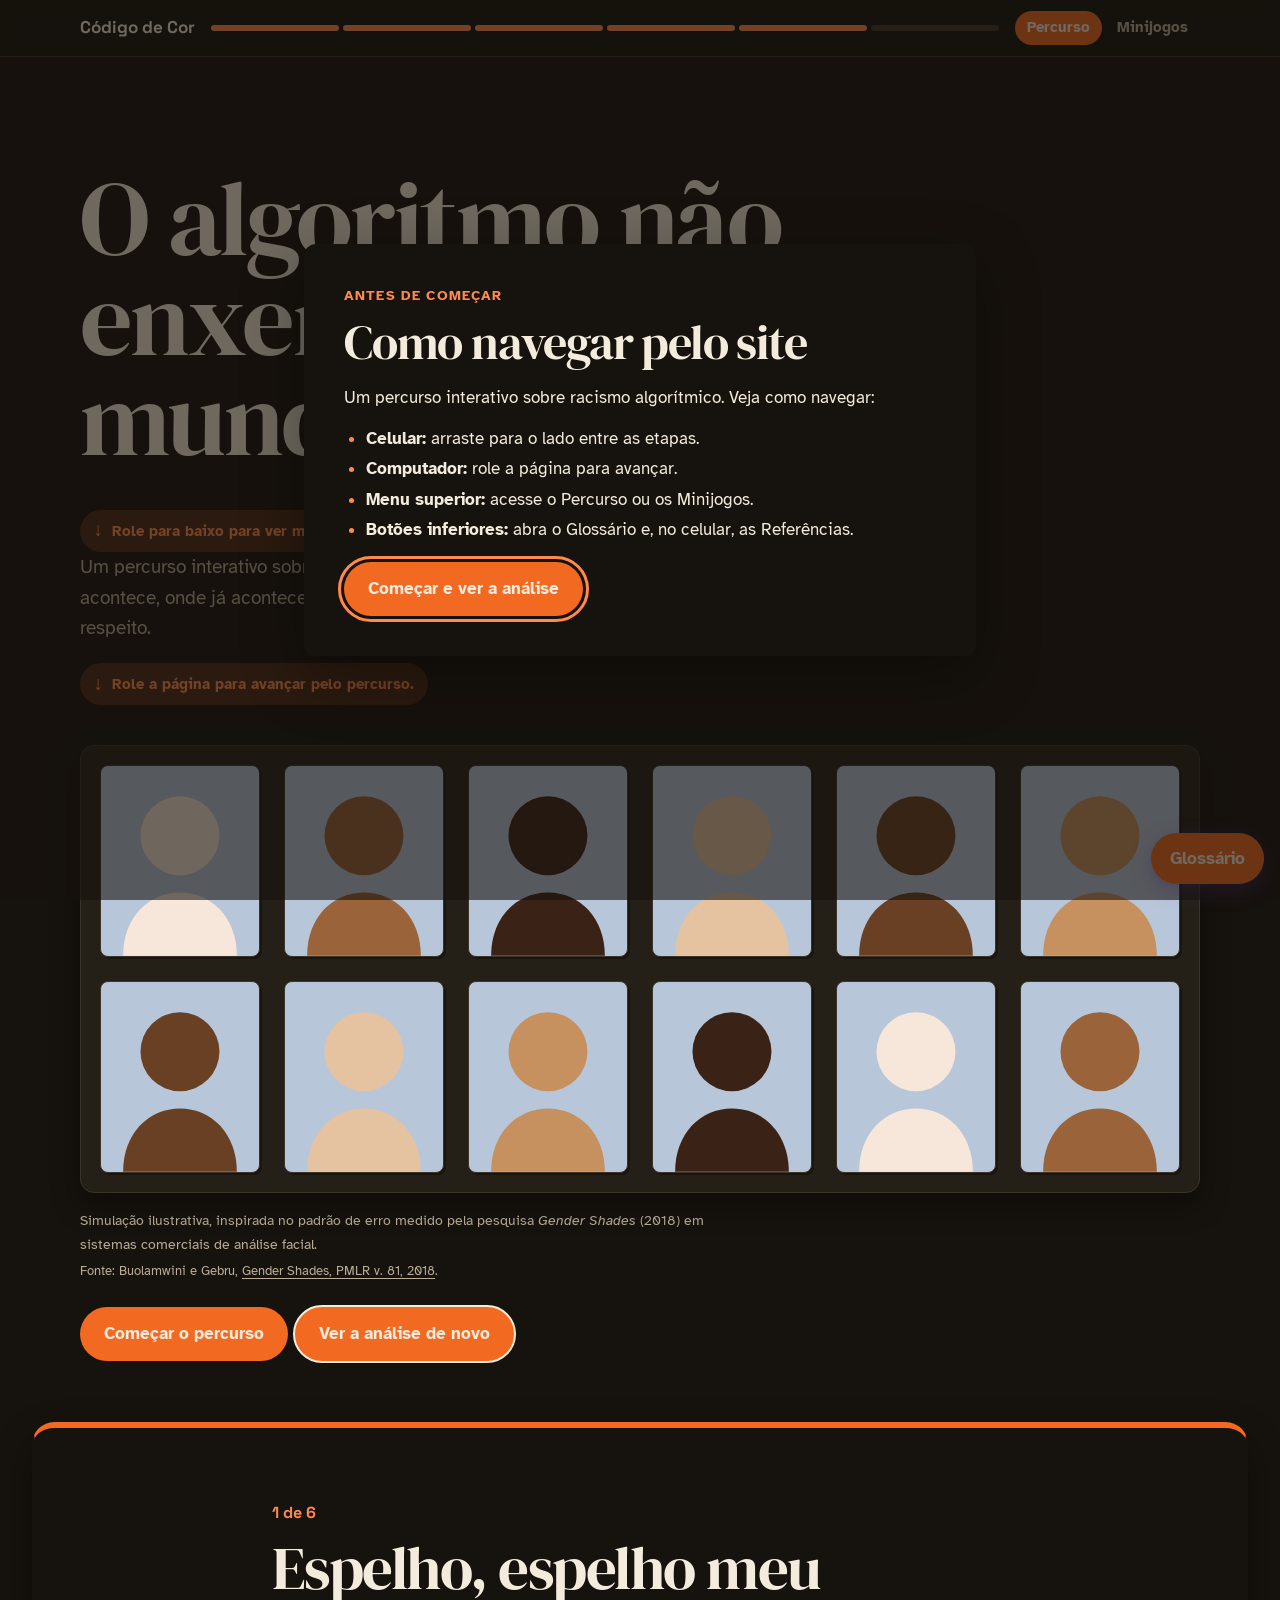
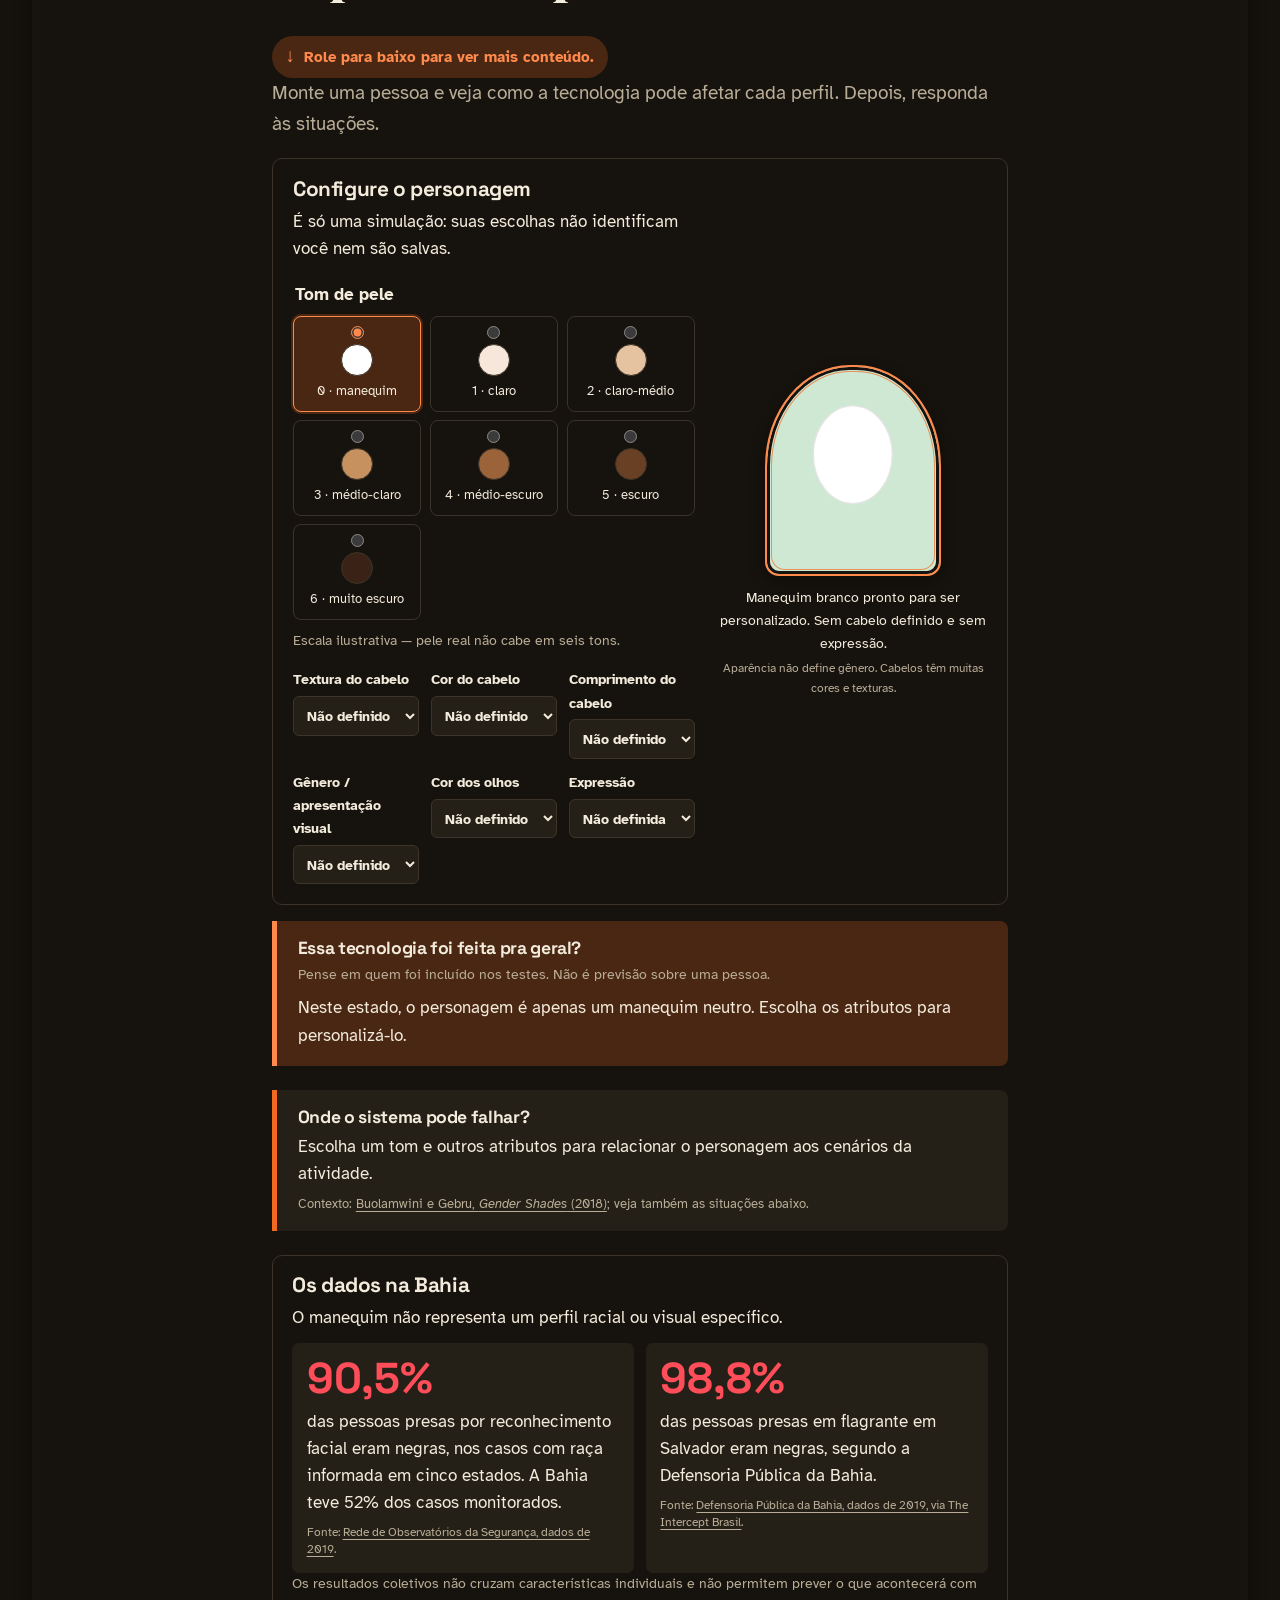
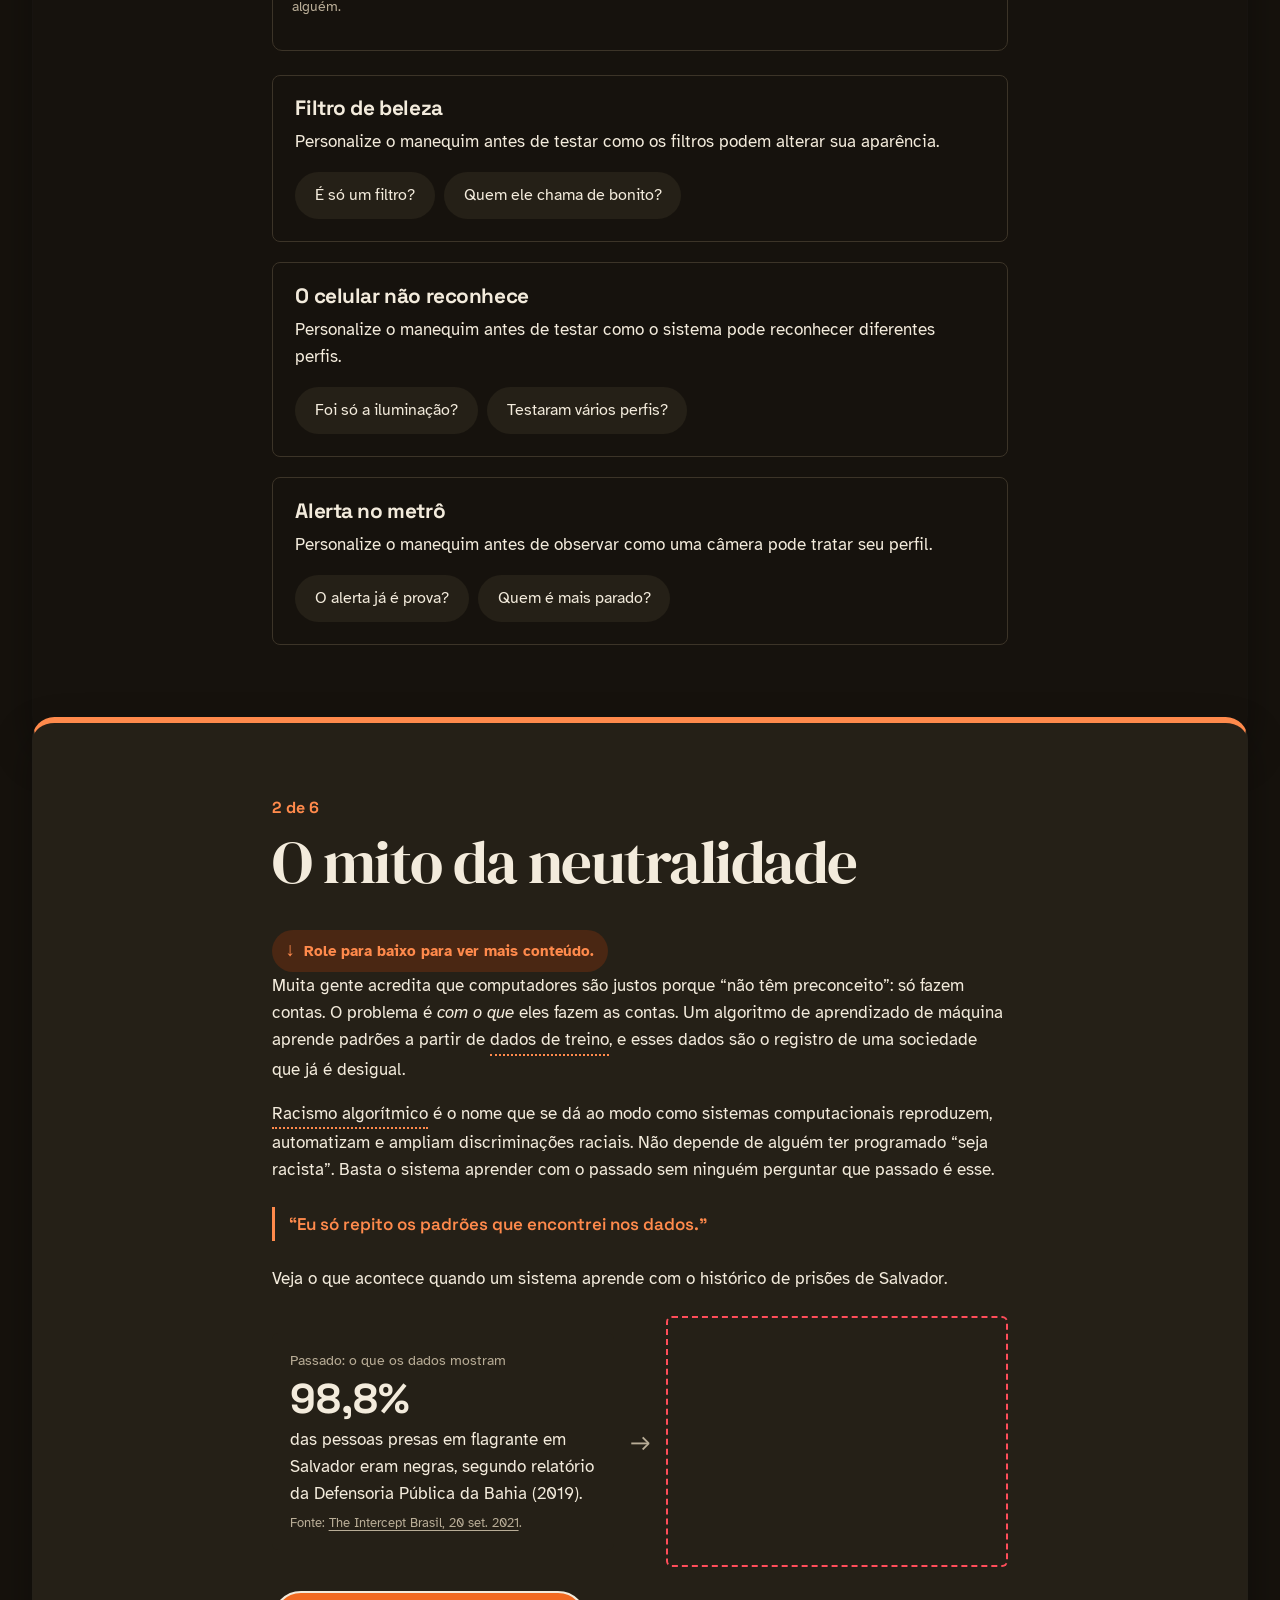
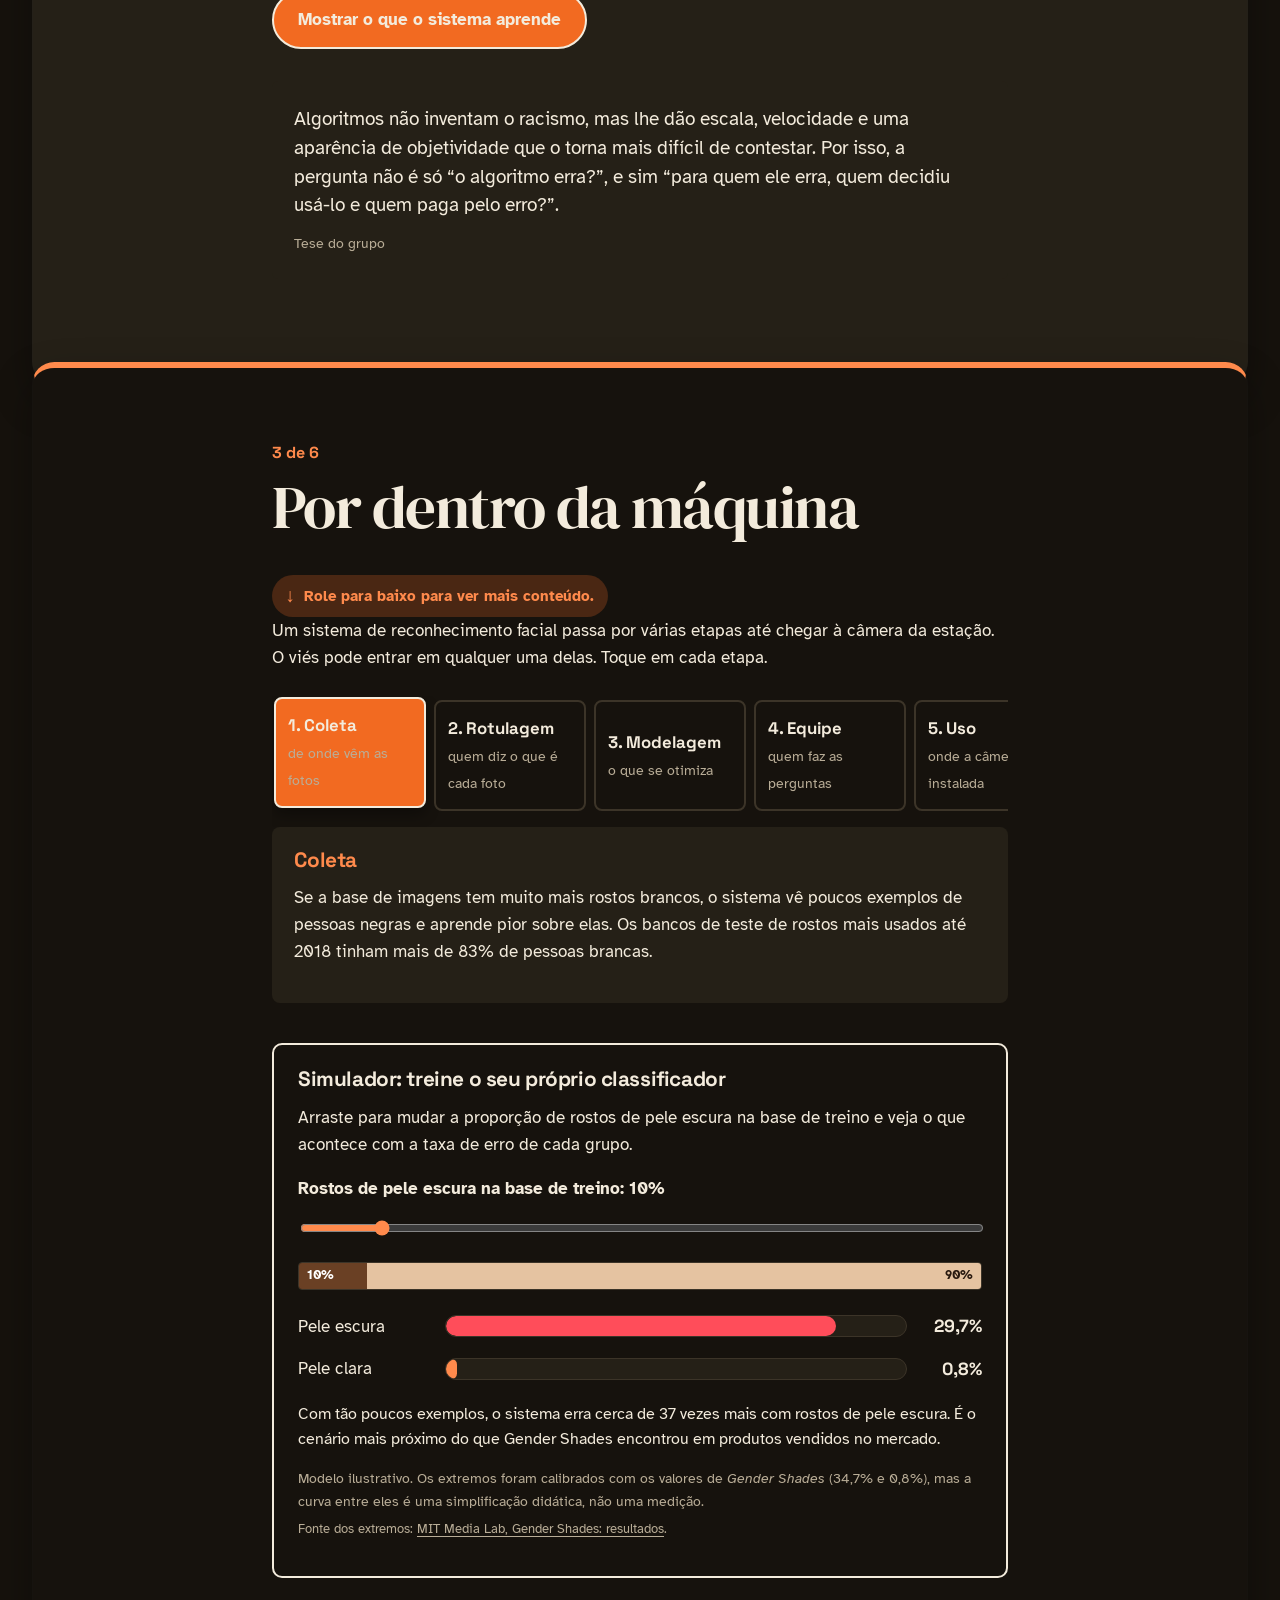
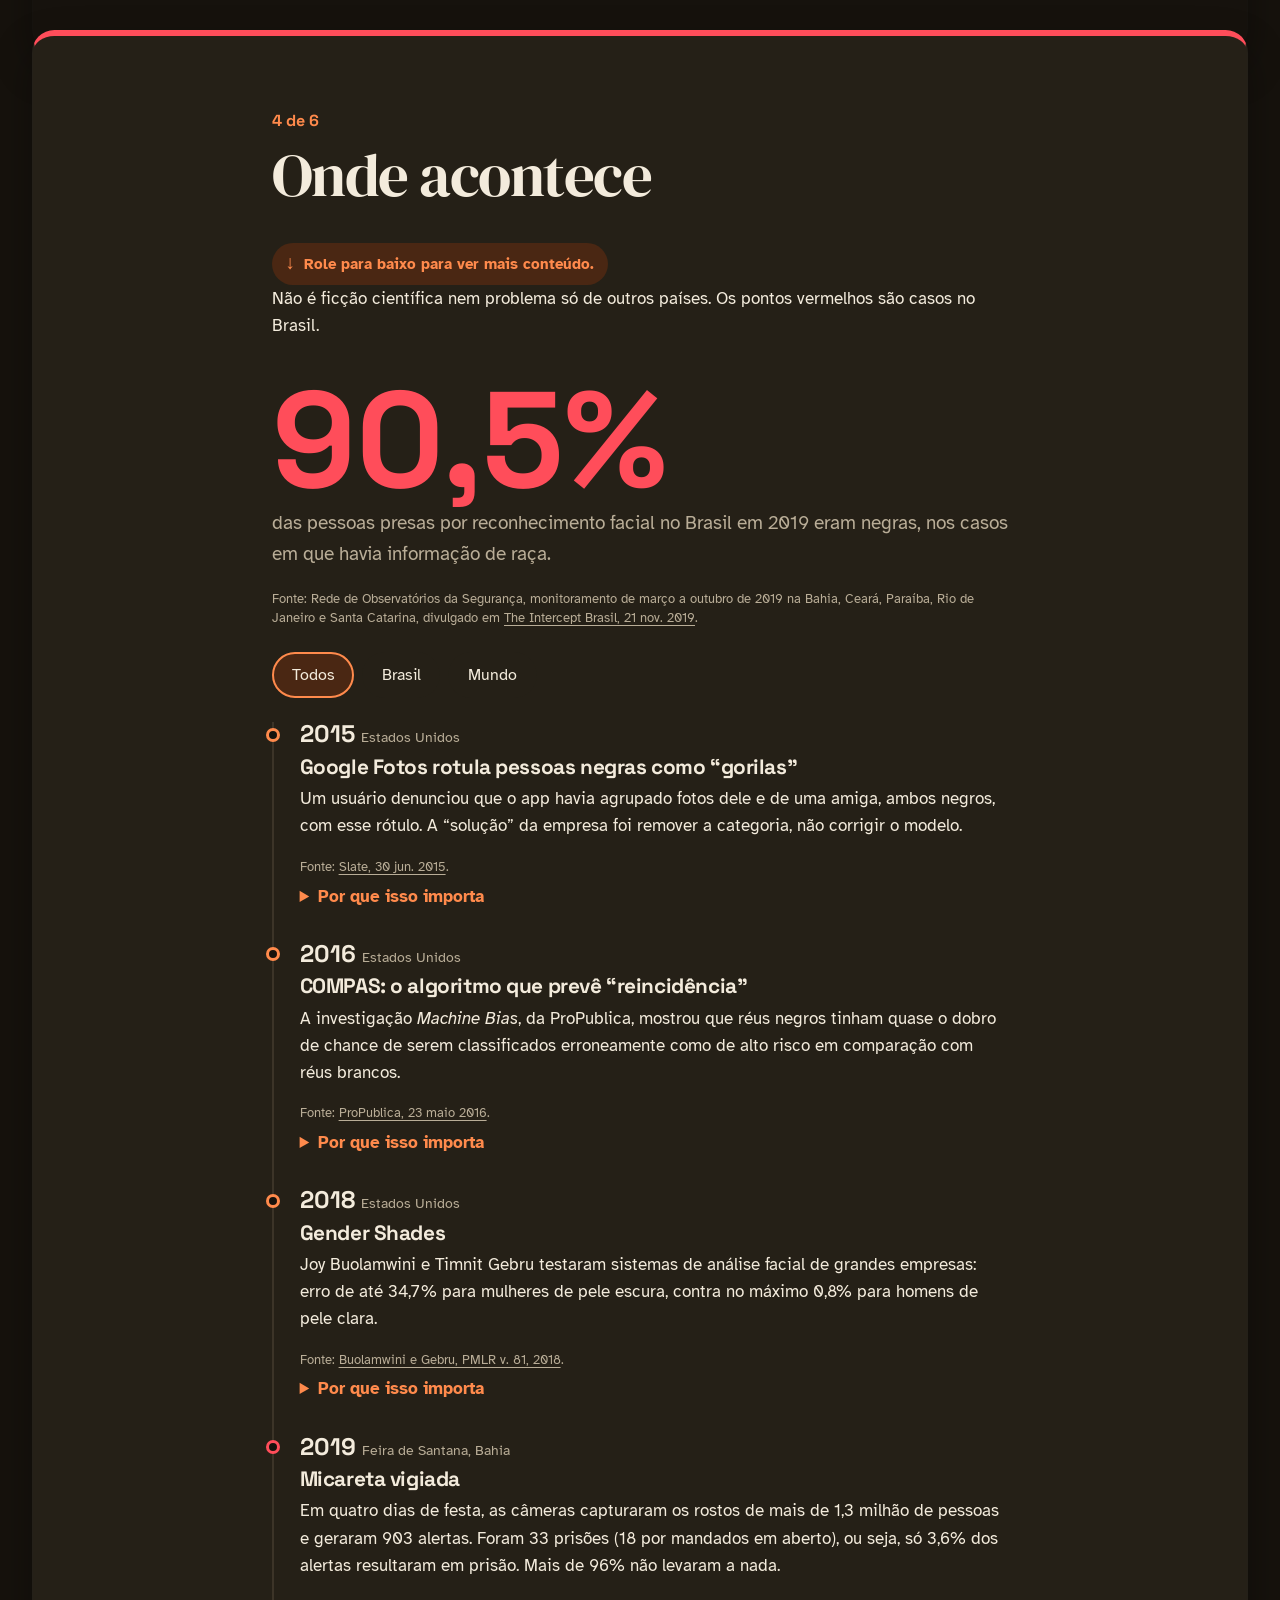
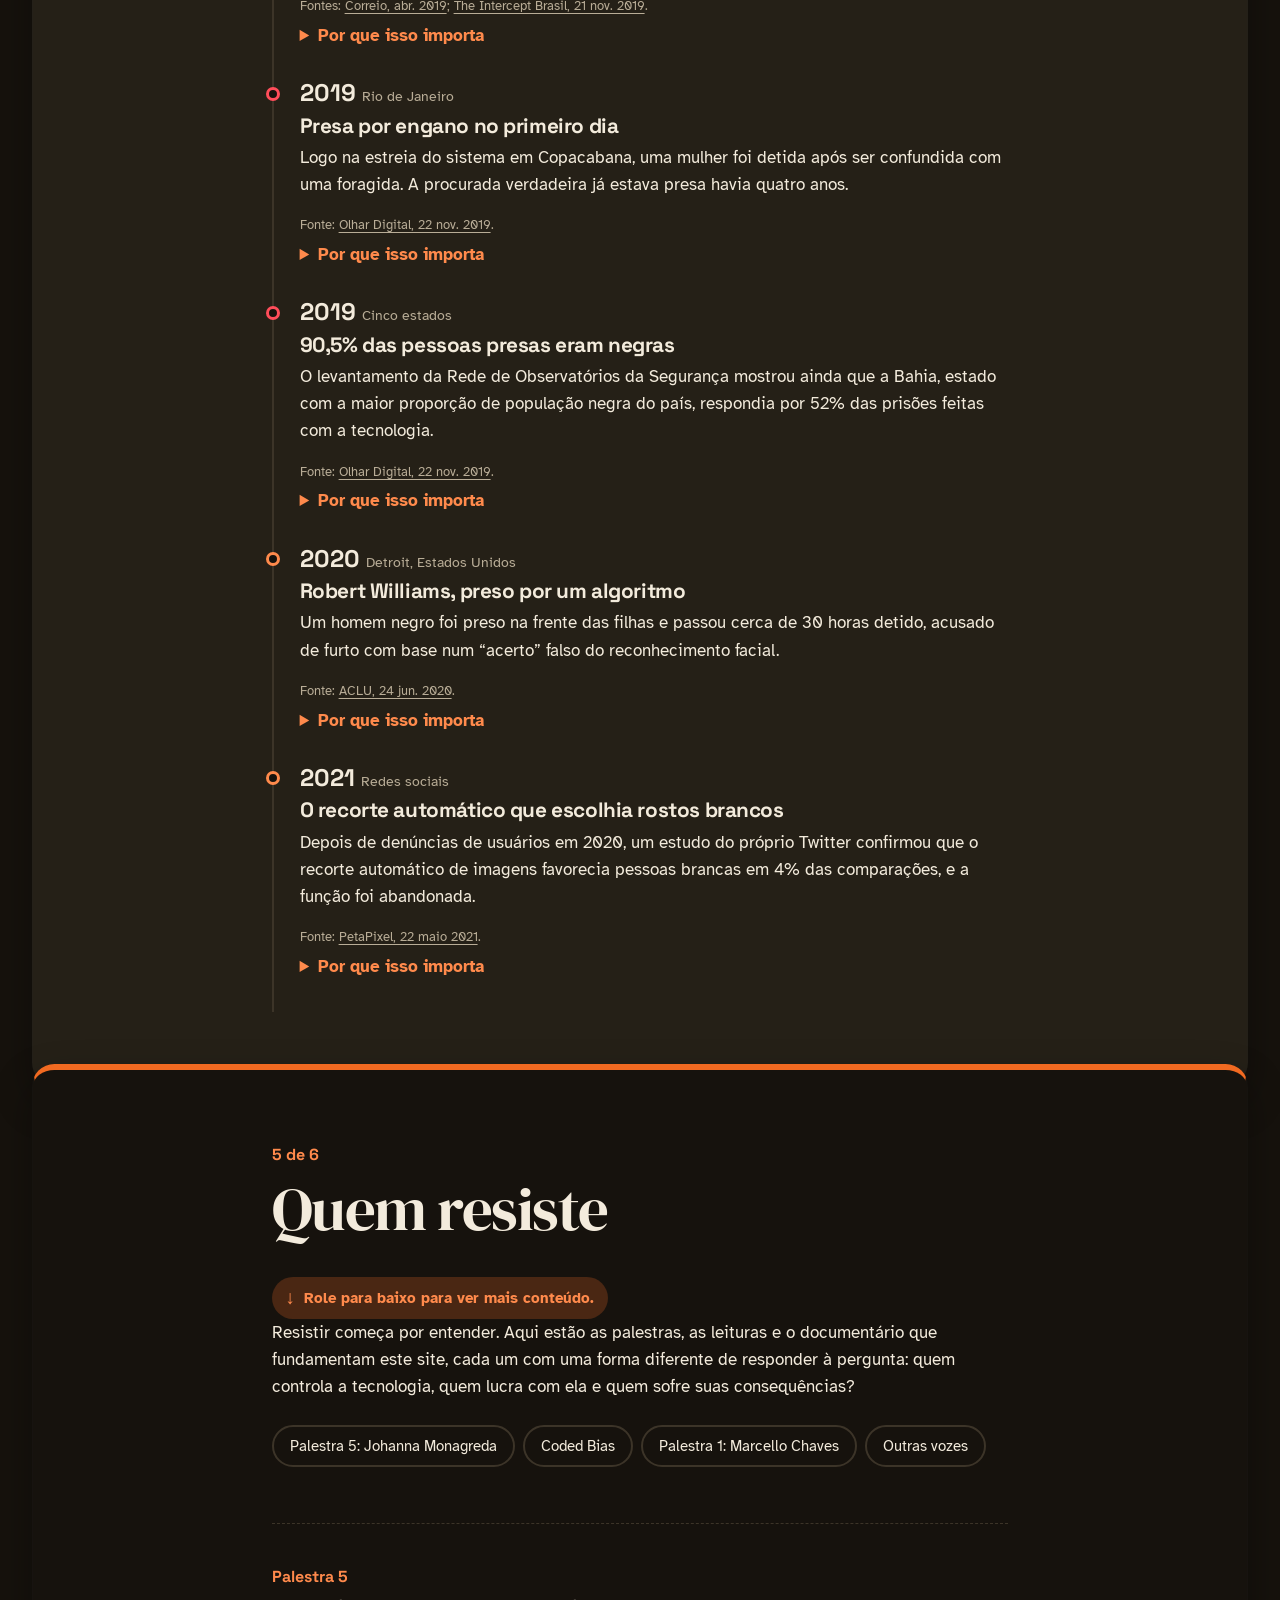
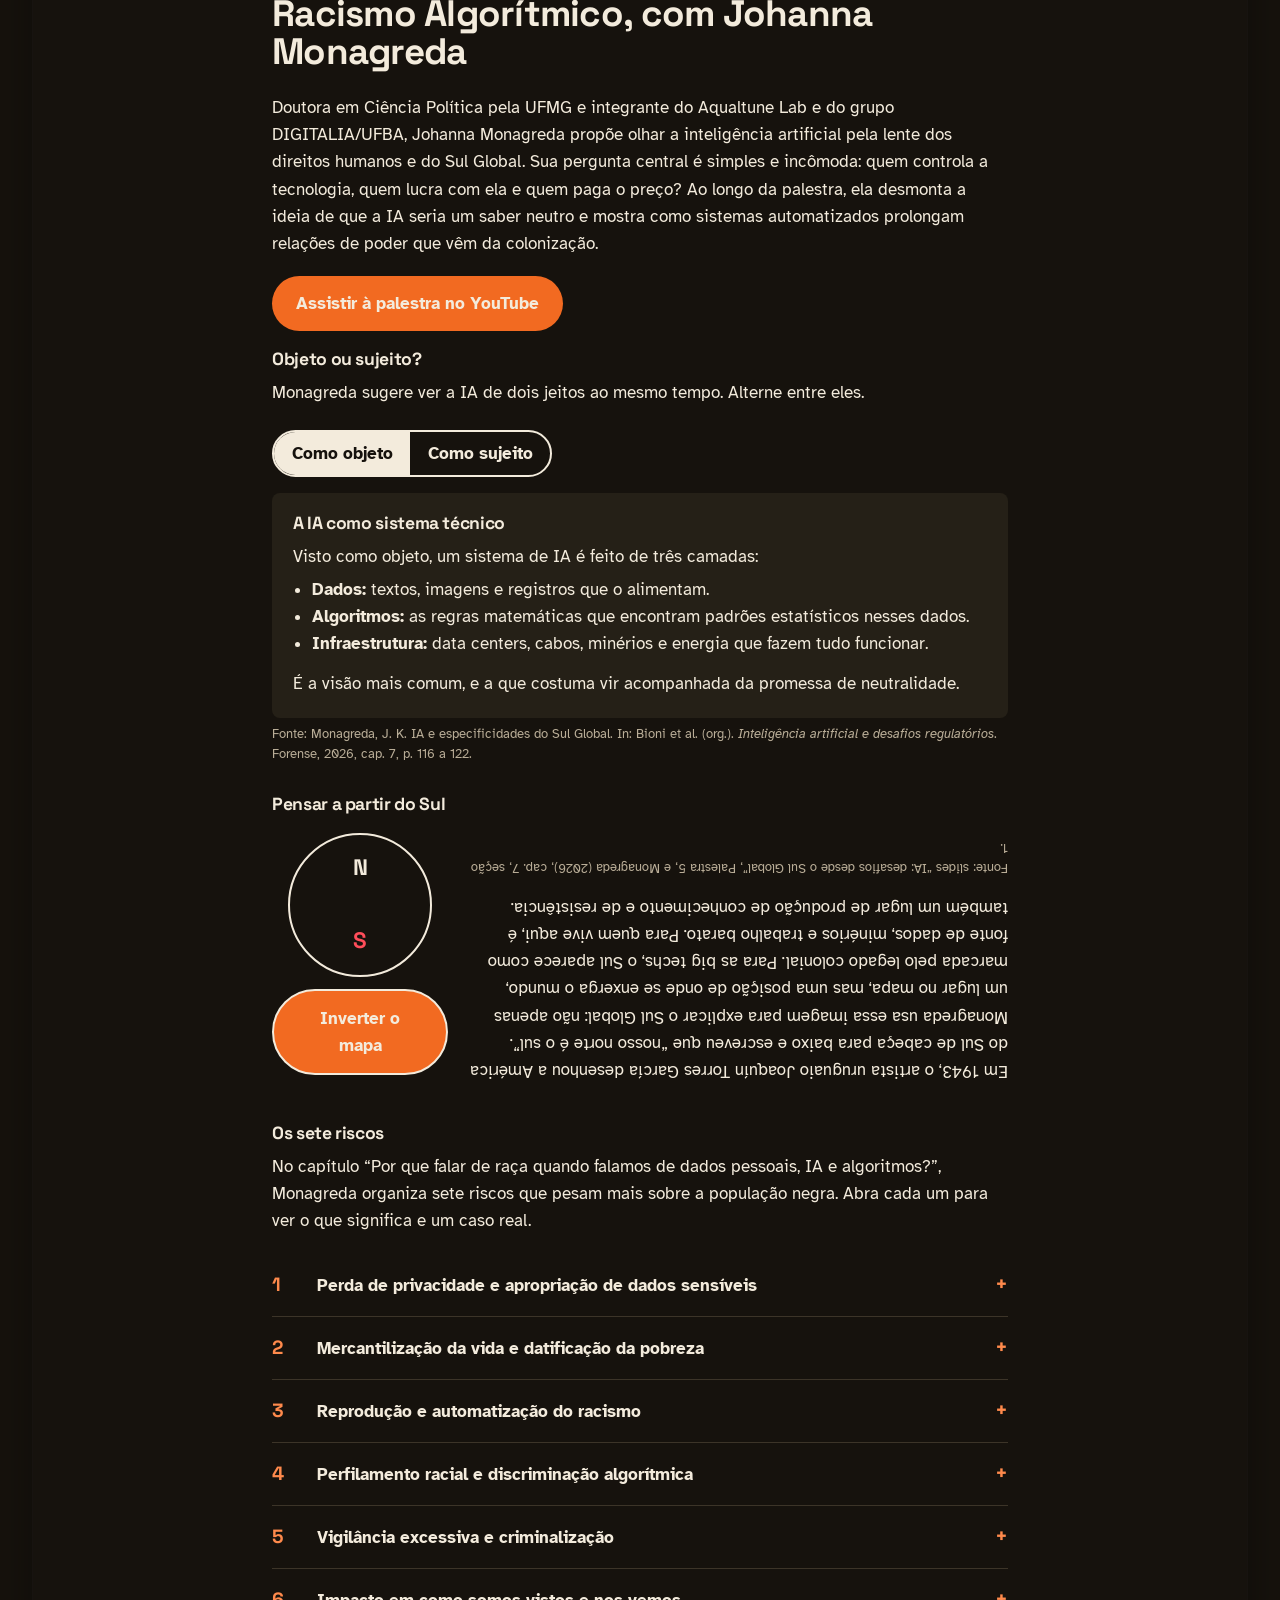
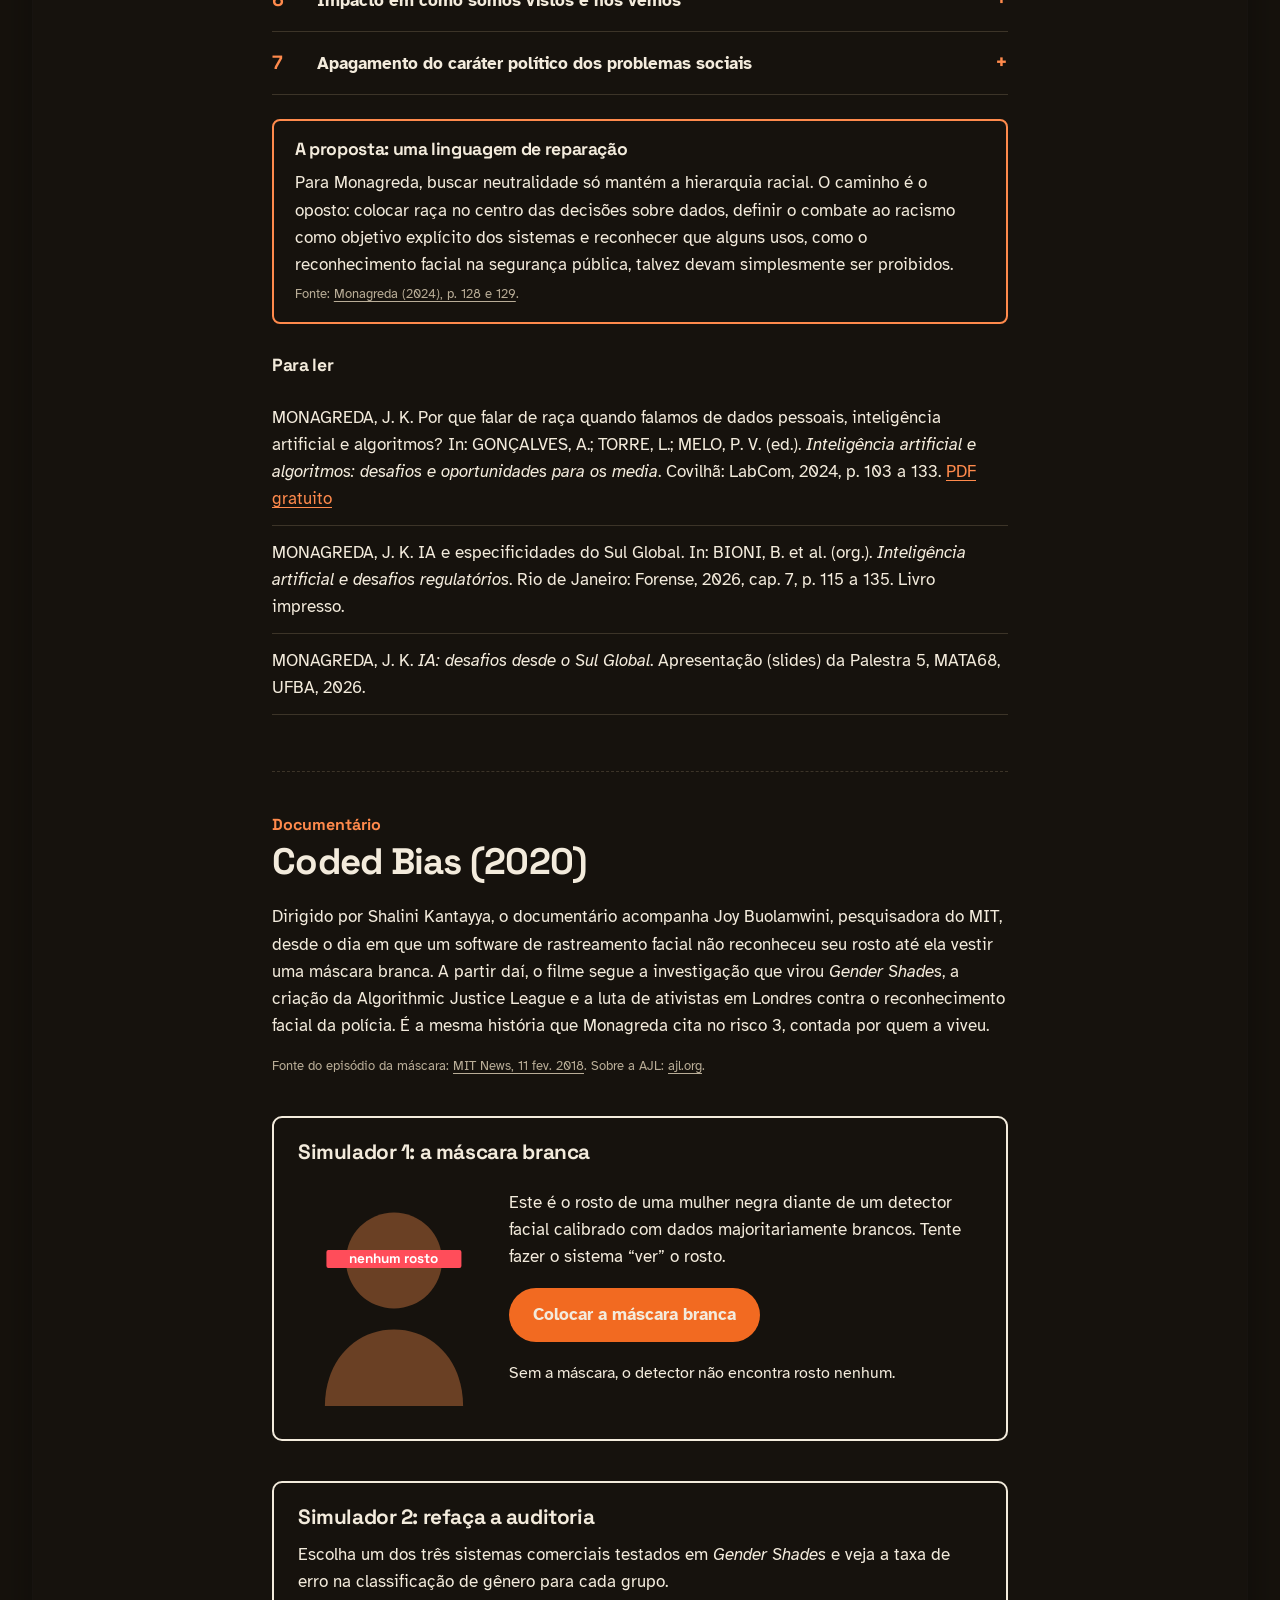
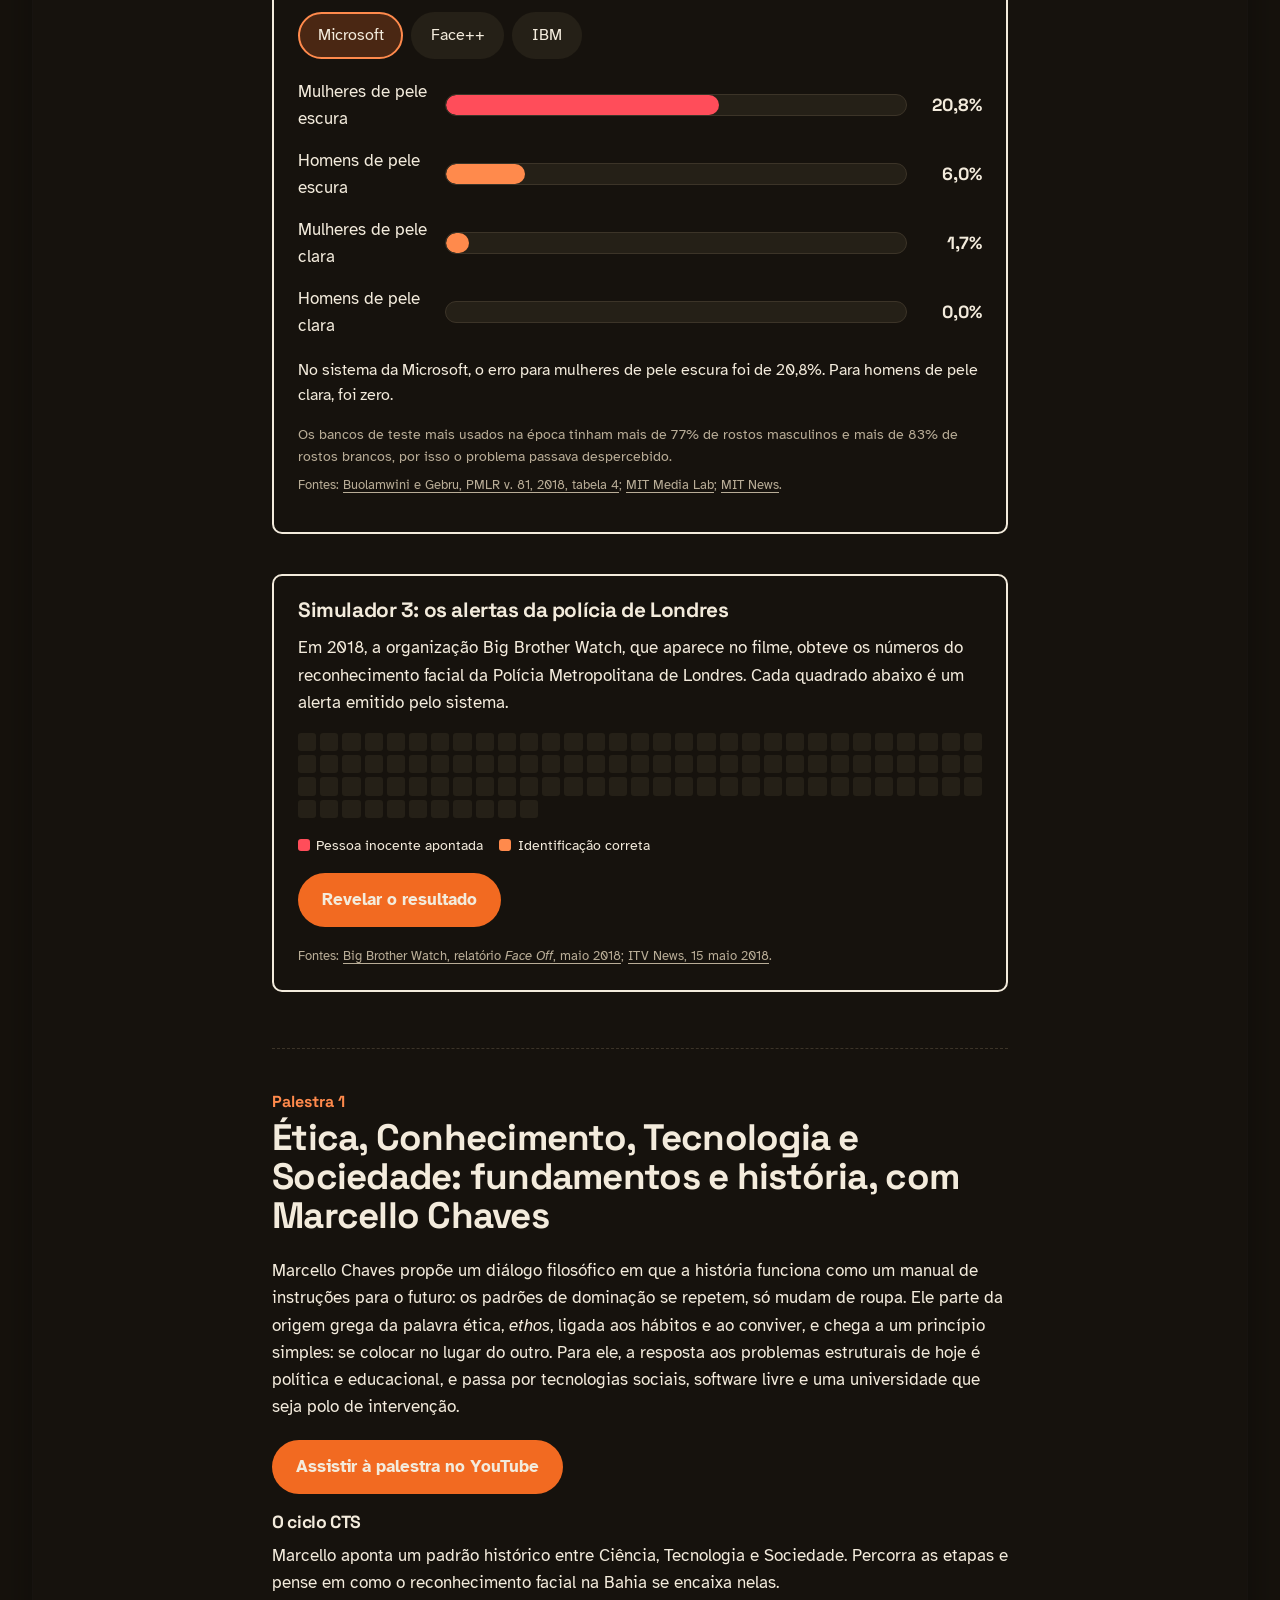
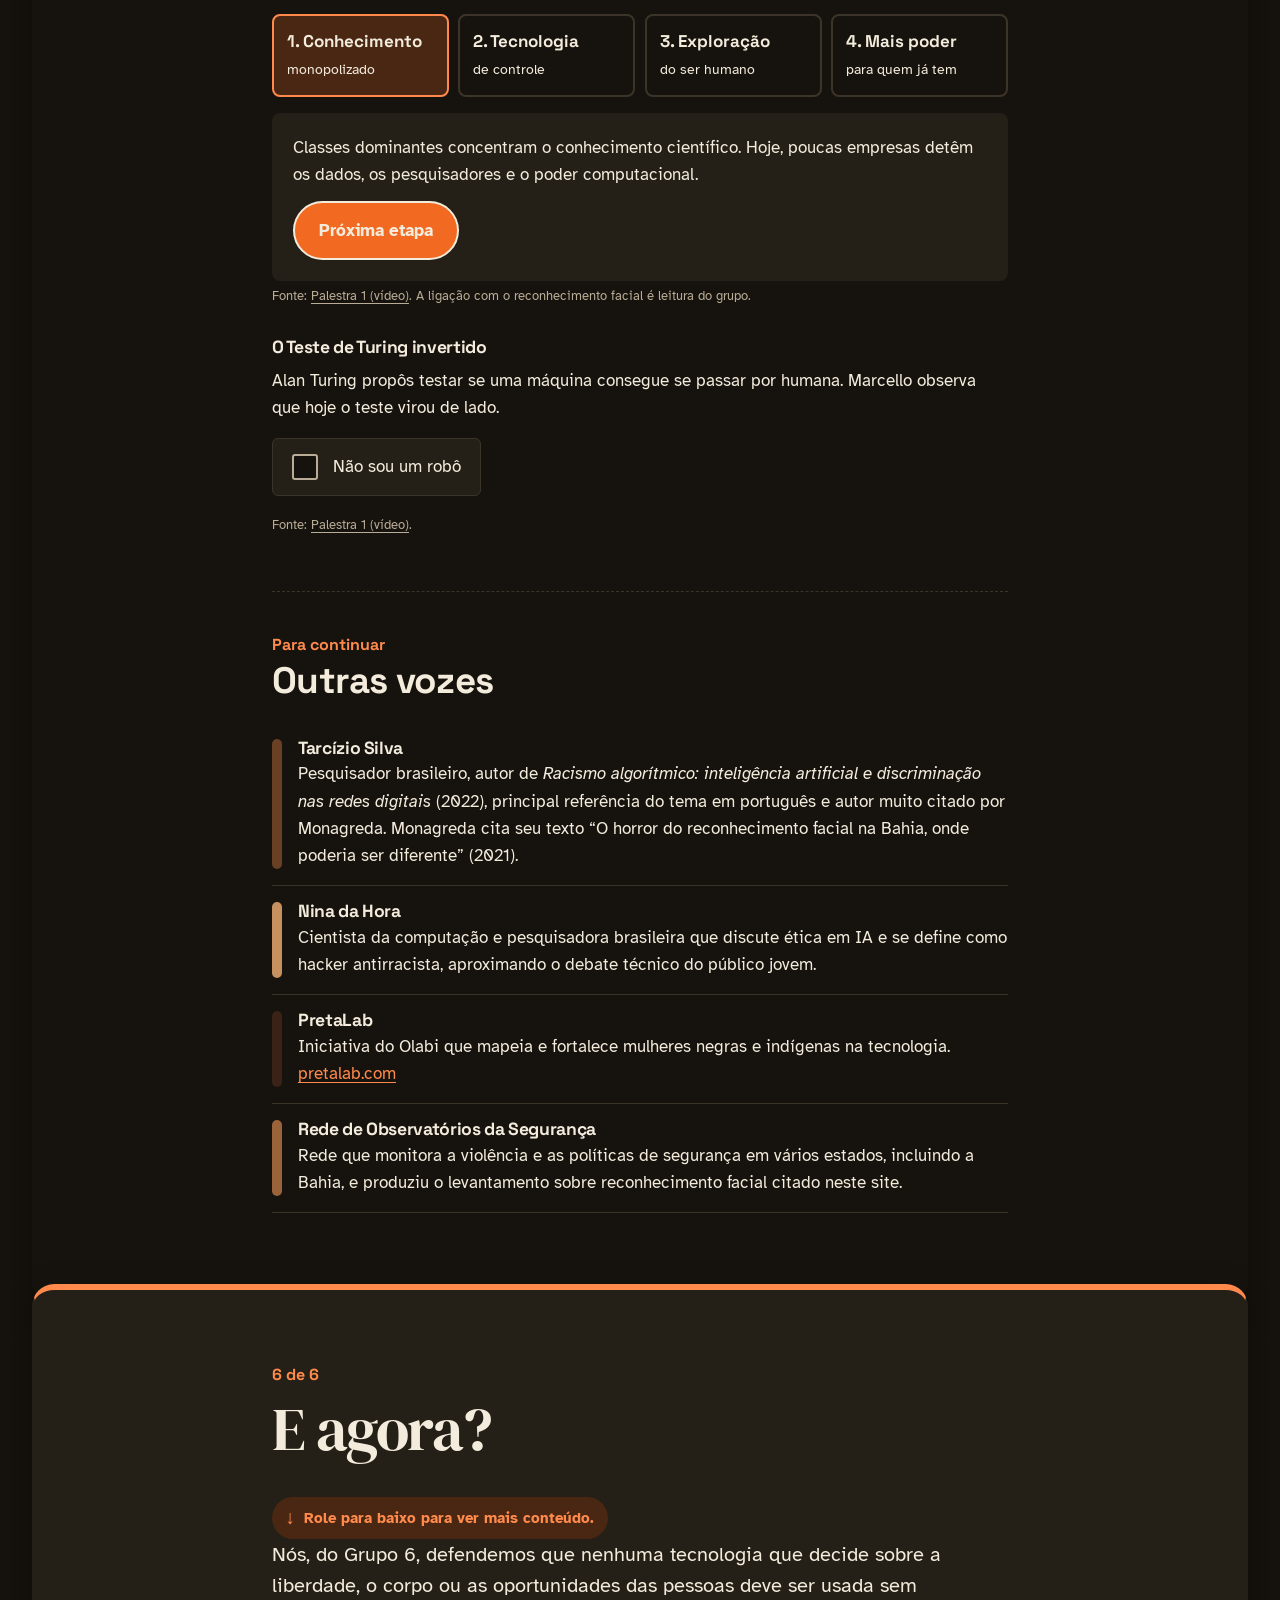
<file: index.html>
<!DOCTYPE html>
<html lang="pt-BR" data-theme="dark">
  <head>
    <meta charset="utf-8">
    <meta name="viewport" content="width=device-width, initial-scale=1, viewport-fit=cover">
    <title>Código de Cor: um percurso pelo racismo algorítmico</title>
    <link rel="icon" type="image/png" href="favicon/favicon-96x96.png" sizes="96x96">
    <link rel="icon" type="image/svg+xml" href="favicon/favicon.svg">
    <link rel="shortcut icon" href="favicon/favicon.ico">
    <link rel="apple-touch-icon" sizes="180x180" href="favicon/apple-touch-icon.png">
    <link rel="manifest" href="favicon/site.webmanifest">
    <link rel="preconnect" href="https://fonts.googleapis.com">
    <link rel="preconnect" href="https://fonts.gstatic.com" crossorigin>
    <link href="https://fonts.googleapis.com/css2?family=Atkinson+Hyperlegible:ital,wght@0,400;0,700;1,400&family=DM+Serif+Display&family=Space+Grotesk:wght@400;500;600;700&display=swap" rel="stylesheet">
    <link rel="stylesheet" href="codigo-de-cor.css">
  </head>
  <body>
    <a class="skip" href="#espelho">Pular para o conteúdo</a>

    <!-- Navegação global: os links de etapa rolam dentro do percurso; data-v alterna percurso e minijogos. -->
    <header class="bar">
      <div class="wide bar-in">
        <a class="brand" href="#inicio">Código de Cor</a>
        <ol class="steps" aria-label="Etapas do percurso">
          <li><a href="#espelho"><span>1. Espelho, espelho meu</span></a></li>
          <li><a href="#neutralidade"><span>2. O mito da neutralidade</span></a></li>
          <li><a href="#maquina"><span>3. Por dentro da máquina</span></a></li>
          <li><a href="#casos"><span>4. Onde acontece</span></a></li>
          <li><a href="#resistencia"><span>5. Quem resiste</span></a></li>
          <li><a href="#agora"><span>6. E agora?</span></a></li>
        </ol>
        <nav class="views" aria-label="Abas do site">
          <a href="#inicio" data-v="percurso">Percurso</a>
          <a href="#minijogos" data-v="jogos">Minijogos</a>
        </nav>
      </div>
    </header>

    <main>
      <div id="percurso">
        <!-- A introdução e seus rostos são preenchidos/animados por codigo-de-cor.js. -->
        <section class="hero" id="inicio">
          <div class="wide">
            <h1>O algoritmo não enxerga todo mundo igual.</h1>
            <p class="lead">Um percurso interativo sobre racismo algorítmico: o que é, como acontece, onde já aconteceu aqui na Bahia e o que dá para fazer a respeito.</p>
            <p class="navigation-hint navigation-hint--scroll"><span aria-hidden="true">↓</span> Role a página para avançar pelo percurso.</p>
            <p class="navigation-hint navigation-hint--drag"><span aria-hidden="true">↔</span> Arraste para o lado para avançar pelas etapas.</p>
            <div class="faces" id="faces" role="img" aria-label="Simulação de um sistema de reconhecimento facial analisando doze rostos de tons de pele diferentes. Os rostos de pele clara são detectados com mais de 95% de confiança. Os de pele mais escura recebem confiança baixa ou não são detectados.">
              <div class="scanline"></div>
            </div>
            <p class="caption">Simulação ilustrativa, inspirada no padrão de erro medido pela pesquisa <i>Gender Shades</i> (2018) em sistemas comerciais de análise facial.
              <span class="src">Fonte: Buolamwini e Gebru, <a href="https://proceedings.mlr.press/v81/buolamwini18a.html" target="_blank" rel="noopener">Gender Shades, PMLR v. 81, 2018</a>.</span></p>
            <p class="intro-actions"><a class="btn" href="#espelho">Começar o percurso</a> <button class="btn btn-ghost" type="button" id="replay">Ver a análise de novo</button></p>
          </div>
        </section>

        <!-- Etapa 1: cenários, configurador ilustrativo, reflexões e pesquisas. -->
        <section class="stage" id="espelho">
          <div class="wrap">
            <span class="num">1 de 6</span>
            <h2>Espelho, espelho meu</h2>
            <p class="lead">Monte uma pessoa e veja como a tecnologia pode afetar cada perfil. Depois, responda às situações.</p>

            <div class="character-builder" aria-labelledby="characterTitle">
              <div class="character-controls">
                <h3 id="characterTitle">Configure o personagem</h3>
                <p>É só uma simulação: suas escolhas não identificam você nem são salvas.</p>
                <fieldset class="character-fieldset">
                  <legend>Tom de pele</legend>
                  <div class="tone-options">
                    <label class="tone-option"><input type="radio" name="characterTone" value="0" checked><span class="tone-swatch tone-0" aria-hidden="true"></span><span>0 · manequim</span></label>
                    <label class="tone-option"><input type="radio" name="characterTone" value="1"><span class="tone-swatch tone-1" aria-hidden="true"></span><span>1 · claro</span></label>
                    <label class="tone-option"><input type="radio" name="characterTone" value="2"><span class="tone-swatch tone-2" aria-hidden="true"></span><span>2 · claro-médio</span></label>
                    <label class="tone-option"><input type="radio" name="characterTone" value="3"><span class="tone-swatch tone-3" aria-hidden="true"></span><span>3 · médio-claro</span></label>
                    <label class="tone-option"><input type="radio" name="characterTone" value="4"><span class="tone-swatch tone-4" aria-hidden="true"></span><span>4 · médio-escuro</span></label>
                    <label class="tone-option"><input type="radio" name="characterTone" value="5"><span class="tone-swatch tone-5" aria-hidden="true"></span><span>5 · escuro</span></label>
                    <label class="tone-option"><input type="radio" name="characterTone" value="6"><span class="tone-swatch tone-6" aria-hidden="true"></span><span>6 · muito escuro</span></label>
                  </div>
                  <p class="small">Escala ilustrativa — pele real não cabe em seis tons.</p>
                </fieldset>
                <div class="character-selects">
                  <label for="characterHair">Textura do cabelo
                    <select id="characterHair">
                      <option value="" selected>Não definido</option>
                      <option value="liso">Liso</option>
                      <option value="ondulado">Ondulado</option>
                      <option value="cacheado">Cacheado</option>
                      <option value="crespo">Crespo</option>
                    </select>
                  </label>
                  <label for="characterHairColor">Cor do cabelo
                    <select id="characterHairColor">
                      <option value="" selected>Não definido</option>
                      <option value="castanho">Castanho</option>
                      <option value="preto">Preto</option>
                      <option value="loiro">Loiro</option>
                      <option value="ruivo">Ruivo</option>
                      <option value="grisalho">Grisalho</option>
                    </select>
                  </label>
                  <label for="characterLength">Comprimento do cabelo
                    <select id="characterLength">
                      <option value="" selected>Não definido</option>
                      <option value="curto">Curto</option>
                      <option value="medio">Médio</option>
                      <option value="longo">Longo</option>
                    </select>
                  </label>
                  <label for="characterGender">Gênero / apresentação visual
                    <select id="characterGender">
                      <option value="" selected>Não definido</option>
                      <option value="feminina">Feminina</option>
                      <option value="masculina">Masculina</option>
                      <option value="androgina">Andrógina</option>
                    </select>
                  </label>
                  <label for="characterEyeColor">Cor dos olhos
                    <select id="characterEyeColor">
                      <option value="" selected>Não definido</option>
                      <option value="castanhos">Castanhos</option>
                      <option value="azuis">Azuis</option>
                      <option value="verdes">Verdes</option>
                      <option value="cinzas">Cinza</option>
                    </select>
                  </label>
                  <label for="characterExpression">Expressão
                    <select id="characterExpression">
                      <option value="" selected>Não definida</option>
                      <option value="neutra">Neutra</option>
                      <option value="alegre">Alegre</option>
                      <option value="triste">Triste</option>
                    </select>
                  </label>
                </div>
              </div>
              <div class="character-preview">
                <div class="avatar-frame">
                  <!-- data-* é o contrato entre controles/JS e seletores CSS; os grupos SVG são formas alternativas. -->
                  <svg id="characterAvatar" class="character-avatar" viewBox="0 0 100 120" role="img" aria-labelledby="characterAvatarTitle" data-tone="0" data-hair="" data-hair-color="" data-length="" data-gender="" data-eye="" data-expression="" data-clean="true">
                    <title id="characterAvatarTitle">Manequim branco sem cabelo definido e sem expressão</title>
                    <g class="avatar-hair-style hair-straight">
                      <path class="hair-back hair-short" d="M24 51C19 27 25 9 49 8c24-1 31 19 27 43L70 68l-2-30c-6-7-12-11-18-13-7 7-15 10-23 11l2 32z"/>
                      <path class="hair-back hair-medium" d="M23 51C18 27 25 8 49 7c25-1 33 20 27 45l3 36q-4 9-11 3l-2-53c-6-7-12-11-18-13-7 7-15 10-23 11l2 55q-7 6-11-3z"/>
                      <path class="hair-back hair-long" d="M21 52C16 26 24 7 49 6c27-1 35 21 28 47l3 58q-5 9-12 2l-3-69c-6-7-12-11-18-13-7 7-15 10-23 11l2 71q-7 6-12-2z"/>
                      <path class="hair-front" d="M25 43C24 20 36 11 51 11c17 0 26 12 24 33-7-10-14-15-23-17-8 7-17 10-27 11z"/>
                    </g>
                    <g class="avatar-hair-style hair-wavy">
                      <path class="hair-back hair-short" d="M24 51C17 45 24 40 20 34c-4-7 3-10 1-17C30 7 40 7 50 8c13-2 23 5 28 14-4 8 3 14-1 22l-7 24-2-30c-6-7-12-11-18-13-7 7-15 10-23 11l2 32z"/>
                      <path class="hair-back hair-medium" d="M23 51C16 45 23 40 19 34c-4-7 3-10 1-17C29 6 40 6 50 7c14-2 25 6 30 15-4 8 3 15-1 23l1 42q-4 9-11 3l-2-53c-6-7-12-11-18-13-7 7-15 10-23 11l2 55q-7 6-11-3z"/>
                      <path class="hair-back hair-long" d="M21 52C14 46 21 40 17 34c-4-7 3-10 1-17C27 5 39 5 50 6c15-2 27 6 32 16-4 8 3 15-1 24l1 55q-5 9-12 2l-3-68c-6-7-12-11-18-13-7 7-15 10-23 11l2 71q-7 6-12-2z"/>
                      <path class="hair-front" d="M25 44C22 37 30 35 26 29c-3-6 4-17 13-18 6-2 9 2 14 0 9-1 17 7 19 15 2 7-2 12-1 18-6-4-7-10-12-13-5-3-8-5-12-9-4 8-12 12-22 14z"/>
                      <path class="hair-texture hair-short" d="M26 50c6 5-4 9 2 14s-3 7 1 11m44-25c-6 5 4 9-2 14s3 7-1 11"/>
                      <path class="hair-texture hair-medium" d="M25 50c6 5-4 9 2 14s-3 7 1 11-4 9 1 14m44-39c-6 5 4 9-2 14s3 7-1 11 4 9-1 14"/>
                      <path class="hair-texture hair-long" d="M23 51c6 5-4 9 2 14s-3 7 1 11-4 9 1 14-4 9 1 14m46-53c-6 5 4 9-2 14s3 7-1 11 4 9-1 14 4 9-1 14"/>
                    </g>
                    <g class="avatar-hair-style hair-curly">
                      <path class="hair-back hair-short" d="M24 51C18 47 21 42 17 38c-4-5 2-9-1-14-2-5 4-8 4-13 6 1 8-5 14-4 5-4 9 1 15-1 6-2 9 4 14 3 7 0 8 7 13 10 5 5 0 10 3 15 2 6-4 9-3 15l-7 15-2-29c-6-7-12-11-18-13-7 7-15 10-23 11l2 32z"/>
                      <path class="hair-back hair-medium" d="M23 51C17 47 20 42 16 38c-4-5 2-9-1-14-2-5 4-8 4-13 6 1 8-5 14-4 5-4 9 1 15-1 6-2 9 4 14 3 7 0 8 7 13 10 5 5 0 10 3 15 2 6-4 9-3 15l1 39q-4 9-11 3l-2-53c-6-7-12-11-18-13-7 7-15 10-23 11l2 55q-7 6-11-3z"/>
                      <path class="hair-back hair-long" d="M21 52C16 48 18 43 14 39C10 35 15 31 12 26C9 21 16 17 17 12C23 13 25 6 31 8C36 2 42 8 48 5C54 1 60 7 65 6C72 5 73 12 79 14C85 18 80 24 85 29C89 34 82 39 86 44C88 50 83 55 79 59L82 112Q78 120 71 116L69 38C63 33 56 28 50 22C43 31 34 37 25 40L28 116Q21 120 16 114Z"/>
                      <path class="hair-front" d="M24 45C18 40 23 35 20 31c-3-5 3-8 2-12 5 1 6-5 11-5 3-5 8-1 11-5 4 4 8 0 12 3 5-2 7 4 11 5 5 1 4 7 8 10-3 5 2 9-1 14-5-2-7-7-11-9-4-3-7-4-11-8-5 8-15 15-29 21z"/>
                      <path class="hair-detail" d="M17 27c4-5 7 1 4 4m9-14c5-4 7 2 3 5m13-9c5-2 6 4 2 6m14-2c5 0 5 6 0 7m13 5c4 3 1 8-3 6M13 40c4-3 7 2 4 5m59 0c-4-4-7 1-4 5"/>
                      <path class="hair-texture hair-short" d="M24 48c-6 3 5 7 0 11s5 7 0 11m51-22c6 3-5 7 0 11s-5 7 0 11"/>
                      <path class="hair-texture hair-medium" d="M23 48c-6 3 5 7 0 11s5 7 0 11-5 7 0 11m51-33c6 3-5 7 0 11s-5 7 0 11 5 7 0 11"/>
                      <path class="hair-texture hair-long" d="M21 49c-6 3 5 7 0 11s5 7 0 11-5 7 0 11-5 7 0 11m53-44c6 3-5 7 0 11s-5 7 0 11 5 7 0 11-5 7 0 11"/>
                    </g>
                    <g class="avatar-hair-style hair-coily">
                      <path class="hair-back hair-short" d="M24 51C18 48 20 44 15 42c-4-2-1-6-5-8-3-4 2-6 0-10-2-5 4-6 3-11 4-3 7-1 10-6 4-3 8 1 12-3 5-3 8 2 13-1 5-2 8 2 13 1 5-1 7 4 12 4 5 2 4 6 8 9 4 4-1 7 2 11 2 4-3 7-1 11-3 4-8 5-8 10l-7 13-2-29c-6-7-12-11-18-13-7 7-15 10-23 11l2 32z"/>
                      <path class="hair-back hair-medium" d="M23 51C17 48 19 44 14 42c-4-2-1-6-5-8-3-4 2-6 0-10-2-5 4-6 3-11 4-3 7-1 10-6 4-3 8 1 12-3 5-3 8 2 13-1 5-2 8 2 13 1 5-1 7 4 12 4 5 2 4 6 8 9 4 4-1 7 2 11 2 4-3 7-1 11-3 4-8 5-8 10l1 39q-4 9-11 3l-2-53c-6-7-12-11-18-13-7 7-15 10-23 11l2 55q-7 6-11-3z"/>
                      <path class="hair-back hair-long" d="M21 52C15 49 17 45 12 43c-4-2-1-6-5-8-3-4 2-6 0-10-2-5 4-6 3-11 4-3 7-1 10-6 4-3 8 1 12-3 5-3 8 2 13-1 5-2 8 2 13 1 5-1 7 4 12 4 5 2 4 6 8 9 4 4-1 7 2 11 2 4-3 7-1 11-3 4-8 5-8 10l1 54q-5 9-12 2l-3-68c-6-7-12-11-18-13-7 7-15 10-23 11l2 71q-7 6-12-2z"/>
                      <path class="hair-front" d="M24 45C17 42 21 38 16 36c-4-3 0-7-4-10 1-5 6-4 7-9 4 2 6-4 10-3 3-4 7 0 10-4 4 3 7-1 11 2 4-3 7 2 11 1 5 0 5 5 9 6 4 3 1 7 5 10-2 4 2 7-1 10-5-1-8-6-12-8-4-3-7-5-11-9-6 8-16 16-27 23z"/>
                      <path class="hair-detail" d="M13 24c3-4 6 0 3 3m12-11c4-3 6 1 3 4m13-8c4-2 6 2 2 4m14-2c4-1 5 4 1 5m13 4c4 2 2 6-2 5M9 39c4-3 6 1 3 4m64 1c-4-3-6 1-3 4M20 53c3-3 5 1 2 3m48-2c-3-3-5 1-2 3"/>
                      <path class="hair-texture hair-short" d="M25 48c-6 2 5 5 0 8s5 5 0 8m50-16c6 2-5 5 0 8s-5 5 0 8"/>
                      <path class="hair-texture hair-medium" d="M24 48c-6 2 5 5 0 8s5 5 0 8-5 5 0 8m50-24c6 2-5 5 0 8s-5 5 0 8 5 5 0 8"/>
                      <path class="hair-texture hair-long" d="M22 49c-6 2 5 5 0 8s5 5 0 8-5 5 0 8-5 5 0 8-5 5 0 8m52-40c6 2-5 5 0 8s-5 5 0 8 5 5 0 8-5 5 0 8 5 5 0 8"/>
                    </g>
                    <ellipse class="avatar-ear" cx="25" cy="52" rx="5" ry="8"/>
                    <ellipse class="avatar-ear" cx="75" cy="52" rx="5" ry="8"/>
                    <path class="avatar-face avatar-face-feminina" d="M50 19c-14 0-24 11-24 27 0 15 8 28 24 34 16-6 24-19 24-34 0-16-10-27-24-27z"/>
                    <path class="avatar-face avatar-face-masculina" d="M50 19c-15 0-25 11-25 27 0 12 4 22 12 29 4 3 8 5 13 6 5-1 9-3 13-6 8-7 12-17 12-29 0-16-10-27-25-27z"/>
                    <ellipse class="avatar-face avatar-face-androgina" cx="50" cy="50" rx="25" ry="31"/>
                    <path class="avatar-face-shade" d="M29 54c2 15 10 25 21 25s19-10 21-25c-4 9-12 14-21 14s-17-5-21-14z"/>
                    <ellipse class="avatar-cheek" cx="36" cy="59" rx="5" ry="2.5"/>
                    <ellipse class="avatar-cheek" cx="64" cy="59" rx="5" ry="2.5"/>
                    <g class="avatar-hair-style hair-straight hair-over-face"><path class="hair-front" d="M25 43C24 20 36 11 51 11c17 0 26 12 24 33-7-10-14-15-23-17-8 7-17 10-27 11z"/></g>
                    <g class="avatar-hair-style hair-wavy hair-over-face"><path class="hair-front" d="M25 44C22 37 30 35 26 29c-3-6 4-17 13-18 6-2 9 2 14 0 9-1 17 7 19 15 2 7-2 12-1 18-6-4-7-10-12-13-5-3-8-5-12-9-4 8-12 12-22 14z"/></g>
                    <g class="avatar-hair-style hair-curly hair-over-face"><path class="hair-front" d="M24 45C18 40 23 35 20 31c-3-5 3-8 2-12 5 1 6-5 11-5 3-5 8-1 11-5 4 4 8 0 12 3 5-2 7 4 11 5 5 1 4 7 8 10-3 5 2 9-1 14-5-2-7-7-11-9-4-3-7-4-11-8-5 8-15 15-29 21z"/><path class="hair-detail" d="M28 23c3-3 5 0 3 3m12-9c4-2 5 2 2 4m13-1c4-1 5 3 1 4m12 6c3 2 1 5-2 4"/></g>
                    <g class="avatar-hair-style hair-coily hair-over-face"><path class="hair-front" d="M24 45C17 42 21 38 16 36c-4-3 0-7-4-10 1-5 6-4 7-9 4 2 6-4 10-3 3-4 7 0 10-4 4 3 7-1 11 2 4-3 7 2 11 1 5 0 5 5 9 6 4 3 1 7 5 10-2 4 2 7-1 10-5-1-8-6-12-8-4-3-7-5-11-9-6 8-16 16-27 23z"/><path class="hair-detail" d="M29 22c3-2 4 1 2 3m11-8c3-2 5 1 2 3m13 0c3-1 4 2 1 3m12 8c3 1 1 4-2 3"/></g>
                    <g class="avatar-hair-gender avatar-hair-gender-feminina">
                      <path class="gender-hair-shape" d="M27 33c2-8 7-13 13-17-2 9-5 16-10 22l-3 14-3-2c2-6 1-11 3-17zm46 0c-2-8-7-13-13-17 2 9 5 16 10 22l3 14 3-2c-2-6-1-11-3-17z"/>
                    </g>
                    <g class="avatar-hair-gender avatar-hair-gender-masculina">
                      <path class="gender-hair-shape" d="m25 33 5-4v18l-4 6-2-5zm50 0-5-4v18l4 6 2-5z"/>
                    </g>
                    <g class="avatar-hair-gender avatar-hair-gender-androgina">
                      <path class="gender-hair-part" d="M50 12q-2 7 0 14m-4-13q1 4 0 7m8-7q-1 4 0 7"/>
                    </g>
                    <g class="avatar-male-hair male-straight">
                      <path class="male-hair-cut male-short" d="M24 55c-4-5-3-12-2-18 0-15 9-25 22-28 12-3 24 2 30 12 5 8 5 18 2 27l-1 7-4-2-2-14c-5 4-12 5-19 5s-14-1-19-5l-1 14z"/>
                      <path class="male-hair-cut male-medium" d="M23 68c-4-6-3-14-2-22-1-17 9-29 23-33 13-4 25 2 31 14 5 9 4 20 1 29l2 11q-3 5-7 1l-3-28c-5 4-11 5-18 5s-14-1-20-5l-1 28q-4 4-6 0z"/>
                      <path class="male-hair-cut male-long" d="M21 91c-5-8-4-18-2-27-2-19 8-37 23-47 13-8 27-6 35 7 8 12 5 28 1 40l2 24q-4 6-9 2l-3-51c-5 4-11 6-18 6s-13-2-18-6l-2 51q-4 5-9 1z"/>
                    </g>
                    <g class="avatar-male-hair male-wavy">
                      <path class="male-hair-cut male-short" d="M24 55c-4-5-3-10-2-15-3-5 0-9-1-14 3-9 10-15 18-15 4-6 10-4 14-4 6-1 11 2 15 7 7 4 10 12 8 19 2 9 0 17-4 22l-4-5-1-13c-6 4-12 5-19 5s-13-1-19-5l-1 13z"/>
                      <path class="male-hair-cut male-medium" d="M23 68c-5-6-4-12-2-18-3-6 0-10-1-16 3-10 10-17 19-17 4-6 10-4 15-4 7-1 12 3 16 9 7 5 9 14 7 22 2 10 0 19-5 25l-5-6-1-20c-6 4-12 5-19 5s-14-1-20-5l-1 20q-4 4-7 0z"/>
                      <path class="male-hair-cut male-long" d="M20 91C15 83 18 73 16 65C13 55 19 49 16 42C18 29 28 22 38 23C44 15 51 19 55 15C63 12 68 20 73 21C82 26 84 37 80 47C84 59 80 73 78 81L80 89Q76 95 71 91L69 39C64 43 57 45 50 45S35 43 30 39L29 88Q24 95 20 91Z"/>
                    </g>
                    <g class="avatar-male-hair male-curly">
                      <path class="male-hair-cut male-short" d="M24 55c-4-5-3-10-2-14-3-5 0-9-1-13 3-5 7-8 12-8 2-7 8-8 12-6 5-5 10-3 14-1 6-4 11-1 14 5 7 2 9 8 8 14 3 8 1 17-4 22l-4-5-1-13c-6 4-12 5-19 5s-13-1-19-5l-1 13z"/>
                      <path class="male-hair-cut male-medium" d="M23 68c-5-6-4-12-2-17-3-6 0-10-1-15 3-6 8-10 13-10 2-7 8-9 13-6 6-6 11-3 15-1 7-4 12 0 14 6 8 2 10 9 8 16 2 10 0 19-5 25l-5-6-1-20c-6 4-12 5-19 5s-14-1-20-5l-1 20q-4 4-7 0z"/>
                      <path class="male-hair-cut male-long" d="M20 91C14 83 18 74 15 66C12 56 17 50 14 43C15 30 25 22 36 23C42 14 50 18 54 14C62 10 68 18 73 20C83 24 85 36 81 47C85 59 81 73 78 81L80 89Q76 95 71 91L69 39C64 43 57 45 50 45S35 43 30 39L29 88Q24 95 20 91Z"/>
                    </g>
                    <g class="avatar-male-hair male-coily">
                      <path class="male-hair-cut male-short" d="M24 55c-4-5-3-11-2-17-1-7 2-13 7-17 1-7 7-9 12-6 3-7 10-8 15-3 5-6 12-4 15 2 7-1 11 5 10 11 4 8 2 19-4 26l-4-5-1-13c-5 4-12 6-19 6s-14-2-19-6l-1 13z"/>
                      <path class="male-hair-cut male-medium" d="M23 68c-5-6-4-13-2-20-1-8 2-14 7-18 1-7 7-9 12-6 3-7 10-8 15-3 5-6 12-4 15 2 7-1 11 5 10 11 4 9 2 20-4 27l-5-6-1-20c-5 4-12 6-19 6s-14-2-19-6l-1 20q-4 4-8 0z"/>
                      <path class="male-hair-cut male-long" d="M20 91C14 83 17 75 14 69C9 63 14 57 11 51C9 44 15 38 16 32C22 30 25 20 32 23C37 14 45 18 50 15C56 9 63 16 67 15C75 13 78 22 83 24C90 28 89 38 92 45C95 55 87 65 83 73C82 80 79 86 76 91L71 85L70 39C65 43 57 45 50 45S35 43 30 39L29 88Q24 95 20 91Z"/>
                    </g>
                    <g class="avatar-features avatar-features-feminina">
                      <path class="avatar-brows" d="M36 46q5-5 10-1m8 0q5-4 10 1"/>
                      <path class="avatar-eye" d="M36 52q5-4 10 0-5 5-10 0zm18 0q5-4 10 0-5 5-10 0z"/>
                      <circle class="avatar-iris" cx="41" cy="52" r="1.7"/><circle class="avatar-iris" cx="59" cy="52" r="1.7"/>
                      <circle class="avatar-eye-glint" cx="41.5" cy="51.5" r=".55"/><circle class="avatar-eye-glint" cx="59.5" cy="51.5" r=".55"/>
                      <path class="avatar-lash" d="m36 51-1-2m3 1-1-2m25 3 1-2m-3 1 1-2"/>
                      <path class="avatar-nose" d="M50 52q-1 6-3 9 2 2 5 0"/>
                      <path class="avatar-mouth avatar-mouth-neutra" d="M44 67q6-4 12 0-5 6-12 0z"/>
                      <path class="avatar-mouth avatar-mouth-alegre" d="M43 66q7 8 14 0-1 8-7 8t-7-8z"/>
                      <path class="avatar-mouth avatar-mouth-triste" d="M43 70q7-8 14 0-7-3-14 0z"/>
                    </g>
                    <g class="avatar-features avatar-features-masculina">
                      <path class="avatar-brows" d="M36 46q5-2 10 0m8 0q5-2 10 0"/>
                      <path class="avatar-eye" d="M36 52q5-3 10 0-5 3-10 0zm18 0q5-3 10 0-5 3-10 0z"/>
                      <circle class="avatar-iris" cx="41" cy="52" r="1.6"/><circle class="avatar-iris" cx="59" cy="52" r="1.6"/>
                      <circle class="avatar-eye-glint" cx="41.5" cy="51.5" r=".5"/><circle class="avatar-eye-glint" cx="59.5" cy="51.5" r=".5"/>
                      <path class="avatar-nose" d="M50 51q0 7-3 10 3 2 6 0"/>
                      <path class="avatar-mouth avatar-mouth-neutra" d="M44 67q6-2 12 0-6 4-12 0z"/>
                      <path class="avatar-mouth avatar-mouth-alegre" d="M43 66q7 8 14 0-1 8-7 8t-7-8z"/>
                      <path class="avatar-mouth avatar-mouth-triste" d="M43 70q7-8 14 0-7-3-14 0z"/>
                    </g>
                    <g class="avatar-features avatar-features-androgina">
                      <path class="avatar-brows" d="M36 46q5-3 10 0m8 0q5-3 10 0"/>
                      <path class="avatar-eye" d="M36 52q5-3 10 0-5 4-10 0zm18 0q5-3 10 0-5 4-10 0z"/>
                      <circle class="avatar-iris" cx="41" cy="52" r="1.6"/><circle class="avatar-iris" cx="59" cy="52" r="1.6"/>
                      <circle class="avatar-eye-glint" cx="41.5" cy="51.5" r=".5"/><circle class="avatar-eye-glint" cx="59.5" cy="51.5" r=".5"/>
                      <path class="avatar-nose" d="M50 52q-1 6-3 9 2 2 5 0"/>
                      <path class="avatar-mouth avatar-mouth-neutra" d="M44 67q6-3 12 0-6 5-12 0z"/>
                      <path class="avatar-mouth avatar-mouth-alegre" d="M43 66q7 8 14 0-1 8-7 8t-7-8z"/>
                      <path class="avatar-mouth avatar-mouth-triste" d="M43 70q7-8 14 0-7-3-14 0z"/>
                    </g>
                    <path class="avatar-neck" d="M41 78v11h18V78"/>
                    <g class="avatar-outfit avatar-outfit-feminina">
                      <path class="avatar-shirt" d="M23 120c1-20 10-30 22-31l5 8 5-8c12 1 21 11 22 31z"/>
                      <path class="avatar-shirt-detail" d="M43 90q7 9 14 0"/>
                    </g>
                    <g class="avatar-outfit avatar-outfit-masculina">
                      <path class="avatar-shirt" d="M21 120c1-20 10-30 24-31l5 7 5-7c14 1 23 11 24 31z"/>
                      <path class="avatar-shirt-detail" d="m42 90 8 8 8-8"/>
                    </g>
                    <g class="avatar-outfit avatar-outfit-androgina">
                      <path class="avatar-shirt" d="M22 120c1-20 10-30 23-31l5 7 5-7c13 1 22 11 23 31z"/>
                      <path class="avatar-shirt-detail" d="M44 90h12"/>
                    </g>
                  </svg>
                </div>
                <p class="character-summary" id="characterSummary" aria-live="polite">Manequim branco pronto para ser personalizado. Sem cabelo definido e sem expressão.</p>
                <p class="character-note">Aparência não define gênero. Cabelos têm muitas cores e texturas.</p>
                <figure class="hair-reference" id="hairReference">
                  <img id="hairReferenceImage" src="assets/hair/straight.jpg" alt="Referência fotográfica de cabelo liso">
                  <figcaption>Referência de textura: <span id="hairReferenceTitle">Soft Permanent Japanese Straight</span>, por <span id="hairReferenceCreator">MirianaL</span>. <a id="hairReferenceSource" href="https://www.flickr.com/photos/41124264@N04/5865910932" target="_blank" rel="noopener">Origem</a> · <a id="hairReferenceLicense" href="https://creativecommons.org/licenses/by/2.0/" target="_blank" rel="noopener">CC BY 2.0</a>. É só um exemplo de cabelo.</figcaption>
                </figure>
              </div>
            </div>

            <aside class="character-insight" aria-labelledby="characterInsightTitle">
              <h3 id="characterInsightTitle">Essa tecnologia foi feita pra geral?</h3>
              <p class="small">Pense em quem foi incluído nos testes. Não é previsão sobre uma pessoa.</p>
              <p id="characterInsight" aria-live="polite"></p>
            </aside>

            <aside class="skin-impact" id="skinImpact" data-tone="3" aria-live="polite" aria-labelledby="skinImpactTitle">
              <h3 id="skinImpactTitle">Onde o sistema pode falhar?</h3>
              <p id="skinImpactCopy">Gender Shades (2018) encontrou diferenças de erro entre grupos de pele e gênero nos sistemas testados. A pesquisa não avaliou esta combinação completa nem permite prever o resultado para uma pessoa específica. Em um uso real, um erro pode significar não reconhecer o rosto ou associá-lo indevidamente a outra pessoa.</p>
              <span class="src">Contexto: <a href="https://proceedings.mlr.press/v81/buolamwini18a.html" target="_blank" rel="noopener">Buolamwini e Gebru, <i>Gender Shades</i> (2018)</a>; veja também as situações abaixo.</span>
            </aside>

            <aside class="bahia-research" id="bahiaResearch" data-tone="3" aria-labelledby="bahiaResearchTitle">
              <h3 id="bahiaResearchTitle">Os dados na Bahia</h3>
              <p id="bahiaCharacterContext" aria-live="polite">Os estudos registram categorias raciais, não os seis tons desta simulação. Eles mostram desigualdades coletivas, mas não permitem estimar o risco de uma pessoa específica.</p>
              <div class="bahia-results">
                <div class="bahia-result">
                  <strong>90,5%</strong>
                  <p>das pessoas presas por reconhecimento facial eram negras, nos casos com raça informada em cinco estados. A Bahia teve 52% dos casos monitorados.</p>
                  <span class="src">Fonte: <a href="https://intercept.com.br/2019/11/21/presos-monitoramento-facial-brasil-negros/" target="_blank" rel="noopener">Rede de Observatórios da Segurança, dados de 2019</a>.</span>
                </div>
                <div class="bahia-result">
                  <strong>98,8%</strong>
                  <p>das pessoas presas em flagrante em Salvador eram negras, segundo a Defensoria Pública da Bahia.</p>
                  <span class="src">Fonte: <a href="https://www.intercept.com.br/2021/09/20/rui-costa-esta-transformando-a-bahia-em-um-laboratorio-de-vigilancia-com-reconhecimento-facial/" target="_blank" rel="noopener">Defensoria Pública da Bahia, dados de 2019, via The Intercept Brasil</a>.</span>
                </div>
              </div>
              <p class="small" id="bahiaCharacterLimit">Esses dados são coletivos — não preveem o que aconteceria com este perfil.</p>
            </aside>

            <div class="scenario" data-scn>
              <h3>Filtro de beleza</h3>
              <p id="filterScenarioPrompt">Você testa um filtro de beleza novo. Ele afina seu nariz, clareia sua pele e deixa seu cabelo mais liso.</p>
              <div class="choices">
                <button class="choice" type="button" aria-pressed="false" data-react="Parece inofensivo, mas vale perguntar: que padrão ele reforça?">É só um filtro?</button>
                <button class="choice" type="button" aria-pressed="false" data-react="Boa pergunta. O filtro pode tratar um padrão branco como se fosse universal.">Quem ele chama de bonito?</button>
              </div>
              <div class="reveal" hidden><p class="react"></p><p>Se os dados seguem um padrão branco, o filtro pode clarear a pele e alisar o cabelo. Tarcízio Silva chama isso de embranquecimento literal.</p>
                <span class="src">Fonte: Silva, T. <i>Racismo algorítmico</i>. Edições Sesc, 2022, p. 75, citado em <a href="https://labcomca.ubi.pt/wp-content/uploads/2024/03/2024_InteligenciaArtificialAlgoritmos_AGoncalvesLTorrePVMelo.pdf" target="_blank" rel="noopener">Monagreda (2024), p. 114</a>.</span></div>
            </div>

            <div class="scenario" data-scn>
              <h3>O celular não reconhece</h3>
              <p id="unlockScenarioPrompt">Seu amigo de pele escura tenta desbloquear o celular pelo rosto num ambiente com pouca luz. Falha três vezes. O seu desbloqueia de primeira.</p>
              <div class="choices">
                <button class="choice" type="button" aria-pressed="false" data-react="A luz conta, mas só testes comparáveis podem dizer se explica a falha.">Foi só a iluminação?</button>
                <button class="choice" type="button" aria-pressed="false" data-react="Isso: vale checar quem apareceu nos dados e nos testes. A falha não está no rosto da pessoa.">Testaram vários perfis?</button>
              </div>
              <div class="reveal" hidden><p class="react"></p><p>Em 2018, <i>Gender Shades</i> encontrou erros de até 34,7% para mulheres de pele escura e de até 0,8% para homens de pele clara nos sistemas testados. Quem fica fora dos dados pode ficar fora do reconhecimento.</p>
                <span class="src">Fonte: <a href="https://news.mit.edu/2018/study-finds-gender-skin-type-bias-artificial-intelligence-systems-0212" target="_blank" rel="noopener">MIT News, 11 fev. 2018</a>.</span></div>
            </div>

            <div class="scenario" data-scn>
              <h3>Alerta no metrô</h3>
              <p id="stationScenarioPrompt">Você passa por uma câmera no metrô de Salvador. O sistema emite um alerta: seu rosto “parece” o de uma pessoa procurada. Policiais te abordam.</p>
              <div class="choices">
                <button class="choice" type="button" aria-pressed="false" data-react="Não. Um alerta não prova identidade; precisa de checagem independente.">O alerta já é prova?</button>
                <button class="choice" type="button" aria-pressed="false" data-react="Boa: quem é mais vigiado? Os dados ajudam a cobrar respostas.">Quem é mais parado?</button>
              </div>
              <div class="reveal" hidden><p class="react"></p><p>Em 2019, 90,5% das pessoas presas por reconhecimento facial, nos casos com raça informada em cinco estados, eram negras. A Bahia concentrou 52% das prisões monitoradas. A etapa 4 mostra mais.</p>
                <span class="src">Fonte: <a href="https://intercept.com.br/2019/11/21/presos-monitoramento-facial-brasil-negros/" target="_blank" rel="noopener">The Intercept Brasil, 21 nov. 2019</a>.</span></div>
            </div>
          </div>
        </section>

        <!-- Etapa 2: histórico, ciclo de realimentação e sua revelação interativa. -->
        <section class="stage" id="neutralidade">
          <div class="wrap">
            <span class="num">2 de 6</span>
            <h2>O mito da neutralidade</h2>
            <p>Muita gente acredita que computadores são justos porque “não têm preconceito”: só fazem contas. O problema é <em>com o que</em> eles fazem as contas. Um algoritmo de aprendizado de máquina aprende padrões a partir de <button class="term" type="button" data-term="dados de treino">dados de treino</button>, e esses dados são o registro de uma sociedade que já é desigual.</p>
            <p><button class="term" type="button" data-term="racismo algorítmico">Racismo algorítmico</button> é o nome que se dá ao modo como sistemas computacionais reproduzem, automatizam e ampliam discriminações raciais. Não depende de alguém ter programado “seja racista”. Basta o sistema aprender com o passado sem ninguém perguntar que passado é esse.</p>

            <p class="machine-voice">“Eu só repito os padrões que encontrei nos dados.”</p>

            <p>Veja o que acontece quando um sistema aprende com o histórico de prisões de Salvador.</p>
            <div class="ledger">
              <div class="cell">
                <p class="small ledger-label">Passado: o que os dados mostram</p>
                <div class="big">98,8%</div>
                <p class="ledger-copy">das pessoas presas em flagrante em Salvador eram negras, segundo relatório da Defensoria Pública da Bahia (2019).</p>
                <span class="src">Fonte: <a href="https://www.intercept.com.br/2021/09/20/rui-costa-esta-transformando-a-bahia-em-um-laboratorio-de-vigilancia-com-reconhecimento-facial/" target="_blank" rel="noopener">The Intercept Brasil, 20 set. 2021</a>.</span>
              </div>
              <div class="arrow" aria-hidden="true">→</div>
              <div class="cell future" id="future" data-shown="false" aria-live="polite">
                <p class="small ledger-label">Futuro: o que o sistema aprende</p>
                <div class="big">“suspeito”</div>
                <p class="ledger-copy">vira sinônimo de “negro”. O sistema aponta mais pessoas negras, que geram mais prisões, que viram novos dados de treino. O ciclo se fecha sozinho.</p>
              </div>
            </div>
            <p><button class="btn btn-ghost" type="button" id="futureBtn">Mostrar o que o sistema aprende</button></p>

            <blockquote class="thesis">
              Algoritmos não inventam o racismo, mas lhe dão escala, velocidade e uma aparência de objetividade que o torna mais difícil de contestar. Por isso, a pergunta não é só “o algoritmo erra?”, e sim “para quem ele erra, quem decidiu usá-lo e quem paga pelo erro?”.
              <footer>Tese do grupo</footer>
            </blockquote>
          </div>
        </section>

        <!-- Etapa 3: pipeline selecionável e simulador didático da composição da base. -->
        <section class="stage" id="maquina">
          <div class="wrap">
            <span class="num">3 de 6</span>
            <h2>Por dentro da máquina</h2>
            <p>Um sistema de reconhecimento facial passa por várias etapas até chegar à câmera da estação. O viés pode entrar em qualquer uma delas. Toque em cada etapa.</p>
            <ol class="pipe" role="tablist" aria-label="Etapas de um sistema de IA" id="pipe"></ol>
            <div class="pipe-panel" role="tabpanel" id="pipePanel" aria-live="polite"></div>

            <div class="sim" id="sim">
              <h3>Simulador: treine o seu próprio classificador</h3>
              <p>Arraste para mudar a proporção de rostos de pele escura na base de treino e veja o que acontece com a taxa de erro de cada grupo.</p>
              <label for="mix">Rostos de pele escura na base de treino: <span id="mixOut">10%</span></label>
              <input type="range" id="mix" min="5" max="50" step="1" value="10">
              <div class="share" aria-hidden="true"><div class="d" id="shD">10%</div><div class="l" id="shL">90%</div></div>
              <div class="bars">
                <div class="barrow"><span>Pele escura</span><div class="track"><div class="fill hot" id="bD"></div></div><span class="val" id="vD"></span></div>
                <div class="barrow"><span>Pele clara</span><div class="track"><div class="fill" id="bL"></div></div><span class="val" id="vL"></span></div>
              </div>
              <p class="sim-note" id="simNote" aria-live="polite"></p>
              <p class="small">Modelo ilustrativo. Os extremos foram calibrados com os valores de <i>Gender Shades</i> (34,7% e 0,8%), mas a curva entre eles é uma simplificação didática, não uma medição.
                <span class="src">Fonte dos extremos: <a href="https://www.media.mit.edu/projects/gender-shades/results/" target="_blank" rel="noopener">MIT Media Lab, Gender Shades: resultados</a>.</span></p>
            </div>
          </div>
        </section>

        <!-- Etapa 4: filtros e linha do tempo de casos. -->
        <section class="stage" id="casos">
          <div class="wrap">
            <span class="num">4 de 6</span>
            <h2>Onde acontece</h2>
            <p>Não é ficção científica nem problema só de outros países. Os pontos vermelhos são casos no Brasil.</p>
            <p class="stat">90,5%</p>
            <p class="lead">das pessoas presas por reconhecimento facial no Brasil em 2019 eram negras, nos casos em que havia informação de raça.</p>
            <span class="src">Fonte: Rede de Observatórios da Segurança, monitoramento de março a outubro de 2019 na Bahia, Ceará, Paraíba, Rio de Janeiro e Santa Catarina, divulgado em <a href="https://intercept.com.br/2019/11/21/presos-monitoramento-facial-brasil-negros/" target="_blank" rel="noopener">The Intercept Brasil, 21 nov. 2019</a>.</span>

            <div class="filters" role="group" aria-label="Filtrar casos">
              <button class="choice" type="button" aria-pressed="true" data-filter="all">Todos</button>
              <button class="choice" type="button" aria-pressed="false" data-filter="br">Brasil</button>
              <button class="choice" type="button" aria-pressed="false" data-filter="world">Mundo</button>
            </div>

            <ol class="timeline" id="timeline">
              <li data-where="world"><span class="year">2015</span><span class="place">Estados Unidos</span>
                <h3>Google Fotos rotula pessoas negras como “gorilas”</h3>
                <p>Um usuário denunciou que o app havia agrupado fotos dele e de uma amiga, ambos negros, com esse rótulo. A “solução” da empresa foi remover a categoria, não corrigir o modelo.</p>
                <span class="src">Fonte: <a href="https://www.slate.com/blogs/future_tense/2015/06/30/google_s_image_recognition_software_returns_some_surprisingly_racist_results.html" target="_blank" rel="noopener">Slate, 30 jun. 2015</a>.</span>
                <details><summary>Por que isso importa</summary><p>Mostra como a falta de diversidade nos dados de treino e nos testes gera erros que desumanizam, e como esconder o sintoma é mais barato do que tratar a causa.</p></details></li>
              <li data-where="world"><span class="year">2016</span><span class="place">Estados Unidos</span>
                <h3>COMPAS: o algoritmo que prevê “reincidência”</h3>
                <p>A investigação <i>Machine Bias</i>, da ProPublica, mostrou que réus negros tinham quase o dobro de chance de serem classificados erroneamente como de alto risco em comparação com réus brancos.</p>
                <span class="src">Fonte: <a href="https://www.propublica.org/article/machine-bias-risk-assessments-in-criminal-sentencing" target="_blank" rel="noopener">ProPublica, 23 maio 2016</a>.</span>
                <details><summary>Por que isso importa</summary><p>Quando um número decide fiança e pena, o viés deixa de ser um incômodo e passa a tirar liberdade.</p></details></li>
              <li data-where="world"><span class="year">2018</span><span class="place">Estados Unidos</span>
                <h3>Gender Shades</h3>
                <p>Joy Buolamwini e Timnit Gebru testaram sistemas de análise facial de grandes empresas: erro de até 34,7% para mulheres de pele escura, contra no máximo 0,8% para homens de pele clara.</p>
                <span class="src">Fonte: <a href="https://proceedings.mlr.press/v81/buolamwini18a.html" target="_blank" rel="noopener">Buolamwini e Gebru, PMLR v. 81, 2018</a>.</span>
                <details><summary>Por que isso importa</summary><p>Transformou uma suspeita em evidência mensurável e pressionou as empresas a reverem seus produtos.</p></details></li>
              <li data-where="br" class="br"><span class="year">2019</span><span class="place">Feira de Santana, Bahia</span>
                <h3>Micareta vigiada</h3>
                <p>Em quatro dias de festa, as câmeras capturaram os rostos de mais de 1,3 milhão de pessoas e geraram 903 alertas. Foram 33 prisões (18 por mandados em aberto), ou seja, só 3,6% dos alertas resultaram em prisão. Mais de 96% não levaram a nada.</p>
                <span class="src">Fontes: <a href="https://www.correio24horas.com.br/bahia/micareta-de-feira-tem-33-presos-por-sistema-de-reconhecimento-facial-0419" target="_blank" rel="noopener">Correio, abr. 2019</a>; <a href="https://intercept.com.br/2019/11/21/presos-monitoramento-facial-brasil-negros/" target="_blank" rel="noopener">The Intercept Brasil, 21 nov. 2019</a>.</span>
                <details><summary>Por que isso importa</summary><p>Cada alerta falso é uma pessoa abordada sem motivo. Numa cidade de maioria negra, essas abordagens não se distribuem por acaso.</p></details></li>
              <li data-where="br" class="br"><span class="year">2019</span><span class="place">Rio de Janeiro</span>
                <h3>Presa por engano no primeiro dia</h3>
                <p>Logo na estreia do sistema em Copacabana, uma mulher foi detida após ser confundida com uma foragida. A procurada verdadeira já estava presa havia quatro anos.</p>
                <span class="src">Fonte: <a href="https://olhardigital.com.br/noticia/90-dos-presos-por-reconhecimento-facial-no-brasil-sao-negros/93336" target="_blank" rel="noopener">Olhar Digital, 22 nov. 2019</a>.</span>
                <details><summary>Por que isso importa</summary><p>O erro não foi só da câmera: foi também de um banco de dados desatualizado e de uma polícia que confiou na máquina sem checar.</p></details></li>
              <li data-where="br" class="br"><span class="year">2019</span><span class="place">Cinco estados</span>
                <h3>90,5% das pessoas presas eram negras</h3>
                <p>O levantamento da Rede de Observatórios da Segurança mostrou ainda que a Bahia, estado com a maior proporção de população negra do país, respondia por 52% das prisões feitas com a tecnologia.</p>
                <span class="src">Fonte: <a href="https://olhardigital.com.br/noticia/90-dos-presos-por-reconhecimento-facial-no-brasil-sao-negros/93336" target="_blank" rel="noopener">Olhar Digital, 22 nov. 2019</a>.</span>
                <details><summary>Por que isso importa</summary><p>Mesmo um sistema tecnicamente “preciso” amplia a desigualdade se for instalado onde a polícia já concentra suas abordagens.</p></details></li>
              <li data-where="world"><span class="year">2020</span><span class="place">Detroit, Estados Unidos</span>
                <h3>Robert Williams, preso por um algoritmo</h3>
                <p>Um homem negro foi preso na frente das filhas e passou cerca de 30 horas detido, acusado de furto com base num “acerto” falso do reconhecimento facial.</p>
                <span class="src">Fonte: <a href="https://aclu.org/press-releases/man-wrongfully-arrested-because-face-recognition-cant-tell-black-people-apart" target="_blank" rel="noopener">ACLU, 24 jun. 2020</a>.</span>
                <details><summary>Por que isso importa</summary><p>É o primeiro caso documentado nos Estados Unidos de prisão injusta causada por reconhecimento facial, e virou referência no debate sobre proibir a tecnologia na polícia.</p></details></li>
              <li data-where="world"><span class="year">2021</span><span class="place">Redes sociais</span>
                <h3>O recorte automático que escolhia rostos brancos</h3>
                <p>Depois de denúncias de usuários em 2020, um estudo do próprio Twitter confirmou que o recorte automático de imagens favorecia pessoas brancas em 4% das comparações, e a função foi abandonada.</p>
                <span class="src">Fonte: <a href="https://petapixel.com/2021/05/22/twitter-axing-ai-photo-cropping-after-tests-reveal-race-gender-bias" target="_blank" rel="noopener">PetaPixel, 22 maio 2021</a>.</span>
                <details><summary>Por que isso importa</summary><p>O racismo algorítmico também decide quem aparece e quem some na sua timeline.</p></details></li>
            </ol>
          </div>
        </section>

        <!-- Etapa 5: referências e demonstrações de perspectivas, sistemas e impactos. -->
        <section class="stage" id="resistencia">
          <div class="wrap">
            <span class="num">5 de 6</span>
            <h2>Quem resiste</h2>
            <p>Resistir começa por entender. Aqui estão as palestras, as leituras e o documentário que fundamentam este site, cada um com uma forma diferente de responder à pergunta: quem controla a tecnologia, quem lucra com ela e quem sofre suas consequências?</p>
            <nav class="subnav" aria-label="Nesta seção">
              <a href="#palestra-5">Palestra 5: Johanna Monagreda</a>
              <a href="#coded-bias">Coded Bias</a>
              <a href="#palestra-1">Palestra 1: Marcello Chaves</a>
              <a href="#outras-vozes">Outras vozes</a>
            </nav>

            <!-- PALESTRA 5 -->
            <div class="block" id="palestra-5">
              <p class="kicker">Palestra 5</p>
              <h3>Racismo Algorítmico, com Johanna Monagreda</h3>
              <p>Doutora em Ciência Política pela UFMG e integrante do Aqualtune Lab e do grupo DIGITALIA/UFBA, Johanna Monagreda propõe olhar a inteligência artificial pela lente dos direitos humanos e do Sul Global. Sua pergunta central é simples e incômoda: quem controla a tecnologia, quem lucra com ela e quem paga o preço? Ao longo da palestra, ela desmonta a ideia de que a IA seria um saber neutro e mostra como sistemas automatizados prolongam relações de poder que vêm da colonização.</p>
              <div class="watch">
                <a class="btn" href="https://www.youtube.com/watch?v=Bz3RNLF42-E" target="_blank" rel="noopener">Assistir à palestra no YouTube</a>
              </div>

              <h4>Objeto ou sujeito?</h4>
              <p>Monagreda sugere ver a IA de dois jeitos ao mesmo tempo. Alterne entre eles.</p>
              <div class="toggle" role="group" aria-label="Perspectiva sobre a IA">
                <button type="button" aria-pressed="true" data-view="obj">Como objeto</button>
                <button type="button" aria-pressed="false" data-view="suj">Como sujeito</button>
              </div>
              <div class="panel" id="viewPanel" aria-live="polite"></div>
              <span class="src">Fonte: Monagreda, J. K. IA e especificidades do Sul Global. In: Bioni et al. (org.). <i>Inteligência artificial e desafios regulatórios</i>. Forense, 2026, cap. 7, p. 116 a 122.</span>

              <h4 class="heading-spaced">Pensar a partir do Sul</h4>
              <div class="south">
                <div>
                  <div class="compass" id="compass" aria-hidden="true"><span>N</span><span class="s">S</span></div>
                  <p class="centered-control"><button class="btn btn-ghost" type="button" id="flipBtn">Inverter o mapa</button></p>
                </div>
                <div id="southCopy">
                  <p>Em 1943, o artista uruguaio Joaquín Torres García desenhou a América do Sul de cabeça para baixo e escreveu que “nosso norte é o sul”. Monagreda usa essa imagem para explicar o Sul Global: não apenas um lugar no mapa, mas uma posição de onde se enxerga o mundo, marcada pelo legado colonial. Para as big techs, o Sul aparece como fonte de dados, minérios e trabalho barato. Para quem vive aqui, é também um lugar de produção de conhecimento e de resistência.</p>
                  <span class="src">Fonte: slides “IA: desafios desde o Sul Global”, Palestra 5, e Monagreda (2026), cap. 7, seção 1.</span>
                </div>
              </div>

              <h4 class="heading-spaced">Os sete riscos</h4>
              <p>No capítulo “Por que falar de raça quando falamos de dados pessoais, IA e algoritmos?”, Monagreda organiza sete riscos que pesam mais sobre a população negra. Abra cada um para ver o que significa e um caso real.</p>
              <ol class="risks">
                <li><details><summary><span class="n">1</span><span>Perda de privacidade e apropriação de dados sensíveis</span></summary><div class="body">
                      <p>Dados sobre raça são dados sensíveis. Quando o Estado e o mercado tratam pessoas negras como se não fossem plenamente sujeitos de direito, até o direito de saber o que é feito com os próprios dados enfraquece.</p>
                      <div class="case"><strong>Bolsa Família</strong>Pesquisa do InternetLab encontrou servidores que deixavam de explicar o uso dos dados às beneficiárias, e a imagem de mulheres negras e pobres como possíveis fraudadoras pesava mais do que o direito delas à proteção de dados.
                        <span class="src">Fontes: <a href="https://internetlab.org.br/en/news/internetlab-releases-report-about-personal-data-protection-in-social-protection-policies/" target="_blank" rel="noopener">InternetLab, relatório Diagnósticos e Recomendações n. 6, 2021</a>; <a href="https://novosestudos.com.br/wp-content/uploads/2021/07/01_valente_119_p10a31.pdf" target="_blank" rel="noopener">Valente, Neris e Fragoso, Novos Estudos Cebrap, 2021</a>.</span></div>
                </div></details></li>
                <li><details><summary><span class="n">2</span><span>Mercantilização da vida e datificação da pobreza</span></summary><div class="body">
                      <p>Nossos dados viram mercadoria. Para quem tem pouco, trocar privacidade por desconto ou acesso parece vantagem, e proteger os próprios dados custa dinheiro que nem todos têm.</p>
                      <div class="case"><strong>Beneficiárias como alvo</strong>Beneficiárias do Bolsa Família, em sua maioria mulheres, já foram alvo de propaganda política dirigida, golpes, desinformação e vírus no celular.
                        <span class="src">Fonte: Valente e Fragoso (2020), citadas em <a href="https://labcomca.ubi.pt/wp-content/uploads/2024/03/2024_InteligenciaArtificialAlgoritmos_AGoncalvesLTorrePVMelo.pdf" target="_blank" rel="noopener">Monagreda (2024), p. 120</a>.</span></div>
                </div></details></li>
                <li><details><summary><span class="n">3</span><span>Reprodução e automatização do racismo</span></summary><div class="body">
                      <p>Monagreda distingue dois caminhos. No primeiro, o erro vem de dados pouco diversos, como em <i>Gender Shades</i>. No segundo, mais difícil de ver, a máquina funciona “corretamente” dentro de uma lógica racista: ela aprende a injustiça como regra.</p>
                      <div class="case"><strong>O algoritmo de saúde</strong>Nos Estados Unidos, um algoritmo usado para decidir quem precisava de mais cuidados favorecia pacientes brancos. O critério não era raça, mas gasto prévio com saúde, e pessoas negras historicamente gastam menos por terem menos acesso. Corrigido o critério, a parcela de pacientes negros indicados para cuidado extra subiria de 17,7% para 46,5%.
                        <span class="src">Fontes: Obermeyer et al., <i>Science</i>, 25 out. 2019, resumido em <a href="https://www.chicagobooth.edu/review/2019/october/how-racial-bias-infected-major-health-care-algorithm" target="_blank" rel="noopener">Chicago Booth Review</a> e <a href="https://chmi.berkeley.edu/news/dissecting-racial-bias-in-an-algorithm-used-to-manage-the-health-of-populations" target="_blank" rel="noopener">UC Berkeley</a>.</span></div>
                </div></details></li>
                <li><details><summary><span class="n">4</span><span>Perfilamento racial e discriminação algorítmica</span></summary><div class="body">
                      <p>Perfilar é coletar dados para criar um alvo. A partir de Anita Allen, Monagreda descreve três formas de discriminação: a vigilância excessiva, a exclusão de oportunidades e a predação, quando pessoas vulneráveis viram alvo de golpes.</p>
                      <div class="case"><strong>Currículos na Amazon</strong>Em 2018, a Amazon abandonou uma ferramenta de recrutamento que penalizava currículos com a palavra “women’s” e rebaixava formadas em faculdades femininas, porque aprendera com dez anos de contratações majoritariamente masculinas.
                        <span class="src">Fonte: <a href="https://www.euronews.com/2018/10/10/amazon-scraps-secret-ai-recruiting-tool-that-showed-bias-against-women" target="_blank" rel="noopener">Reuters, via Euronews, 10 out. 2018</a>.</span></div>
                      <div class="case"><strong>Preço conforme o lugar</strong>No Brasil, em 2018, o Ministério Público acusou a Decolar.com de mudar preços e bloquear ofertas conforme a localização de quem buscava.
                        <span class="src">Fonte: <a href="https://labcomca.ubi.pt/wp-content/uploads/2024/03/2024_InteligenciaArtificialAlgoritmos_AGoncalvesLTorrePVMelo.pdf" target="_blank" rel="noopener">Monagreda (2024), p. 119 e 120</a>.</span></div>
                </div></details></li>
                <li><details><summary><span class="n">5</span><span>Vigilância excessiva e criminalização</span></summary><div class="body">
                      <p>Sub-representadas nos dados que treinam as máquinas, mas sobre-representadas nos bancos de suspeitos, pessoas negras viram alvo preferencial. Para Monagreda, o uso de câmeras de reconhecimento facial na Bahia é o exemplo brasileiro mais claro.</p>
                      <div class="case"><strong>Metrô de São Paulo</strong>Em 2022, Idec, Defensorias Públicas e organizações da sociedade civil foram à Justiça para impedir a coleta biométrica dos cerca de 4 milhões de usuários diários do metrô. A proibição liminar foi derrubada pelo Tribunal de Justiça em outubro daquele ano.
                        <span class="src">Fontes: <a href="https://idec.org.br/release/acao-quer-vedar-o-uso-de-tecnologias-de-reconhecimento-facial-pelo-metro-de-sao-paulo" target="_blank" rel="noopener">Idec, 3 mar. 2022</a>; <a href="https://agenciabrasil.ebc.com.br/geral/noticia/2022-03/sp-justica-proibe-que-metro-utilize-sistema-de-reconhecimento-facial" target="_blank" rel="noopener">Agência Brasil, 23 mar. 2022</a>; <a href="https://www.conjur.com.br/?p=345148" target="_blank" rel="noopener">Conjur</a>.</span></div>
                </div></details></li>
                <li><details><summary><span class="n">6</span><span>Impacto em como somos vistos e nos vemos</span></summary><div class="body">
                      <p>Quando a máquina repete estereótipos com aparência de ciência, ela não só erra sobre as pessoas: ajuda a definir quem elas “são”, reforçando a ideia de corpos negros como suspeitos ou perigosos.</p>
                      <div class="case"><strong>Renata Souza</strong>Em 2023, a deputada estadual do Rio pediu a uma IA uma ilustração de si mesma, mulher negra da favela, e recebeu a imagem de uma mulher segurando uma arma.
                        <span class="src">Fonte: <a href="https://www.brasildefato.com.br/2023/10/27/rj-deputada-acusa-inteligencia-artificial-da-microsoft-de-racismo-apos-robo-criar-mulher-negra-com-arma-na-mao" target="_blank" rel="noopener">Brasil de Fato, 27 out. 2023</a>.</span></div>
                      <div class="case"><strong>Lélia Gonzalez</strong>Ao “expandir” uma foto da intelectual com IA, a ferramenta acrescentou estereótipos racistas à imagem, caso apresentado na palestra a partir de uma publicação do instituto IRIS.
                        <span class="src">Fonte: <a href="https://www.youtube.com/watch?v=Bz3RNLF42-E" target="_blank" rel="noopener">Palestra 5 (vídeo)</a> e slide 41 da apresentação, que cita publicação do instituto IRIS no Instagram.</span></div>
                </div></details></li>
                <li><details><summary><span class="n">7</span><span>Apagamento do caráter político dos problemas sociais</span></summary><div class="body">
                      <p>Quando a culpa vai para “o sistema”, ninguém responde pela decisão. E quando um problema complexo, como a segurança pública, vira “compra de tecnologia”, o debate político some. Tarcízio Silva aponta essa diluição de responsabilidade como um dos maiores perigos do racismo algorítmico.</p>
                      <span class="src">Fonte: <a href="https://labcomca.ubi.pt/wp-content/uploads/2024/03/2024_InteligenciaArtificialAlgoritmos_AGoncalvesLTorrePVMelo.pdf" target="_blank" rel="noopener">Monagreda (2024), p. 126 e 127</a>.</span>
                </div></details></li>
              </ol>

              <div class="repair">
                <h4>A proposta: uma linguagem de reparação</h4>
                <p class="flush-paragraph">Para Monagreda, buscar neutralidade só mantém a hierarquia racial. O caminho é o oposto: colocar raça no centro das decisões sobre dados, definir o combate ao racismo como objetivo explícito dos sistemas e reconhecer que alguns usos, como o reconhecimento facial na segurança pública, talvez devam simplesmente ser proibidos.</p>
                <span class="src">Fonte: <a href="https://labcomca.ubi.pt/wp-content/uploads/2024/03/2024_InteligenciaArtificialAlgoritmos_AGoncalvesLTorrePVMelo.pdf" target="_blank" rel="noopener">Monagreda (2024), p. 128 e 129</a>.</span>
              </div>

              <h4 class="heading-spaced">Para ler</h4>
              <ul class="reads">
                <li>MONAGREDA, J. K. Por que falar de raça quando falamos de dados pessoais, inteligência artificial e algoritmos? In: GONÇALVES, A.; TORRE, L.; MELO, P. V. (ed.). <i>Inteligência artificial e algoritmos: desafios e oportunidades para os media</i>. Covilhã: LabCom, 2024, p. 103 a 133. <a href="https://labcomca.ubi.pt/wp-content/uploads/2024/03/2024_InteligenciaArtificialAlgoritmos_AGoncalvesLTorrePVMelo.pdf" target="_blank" rel="noopener">PDF gratuito</a></li>
                <li>MONAGREDA, J. K. IA e especificidades do Sul Global. In: BIONI, B. et al. (org.). <i>Inteligência artificial e desafios regulatórios</i>. Rio de Janeiro: Forense, 2026, cap. 7, p. 115 a 135. Livro impresso.</li>
                <li>MONAGREDA, J. K. <i>IA: desafios desde o Sul Global</i>. Apresentação (slides) da Palestra 5, MATA68, UFBA, 2026.</li>
              </ul>
            </div>

            <!-- CODED BIAS -->
            <div class="block" id="coded-bias">
              <p class="kicker">Documentário</p>
              <h3>Coded Bias (2020)</h3>
              <p>Dirigido por Shalini Kantayya, o documentário acompanha Joy Buolamwini, pesquisadora do MIT, desde o dia em que um software de rastreamento facial não reconheceu seu rosto até ela vestir uma máscara branca. A partir daí, o filme segue a investigação que virou <i>Gender Shades</i>, a criação da Algorithmic Justice League e a luta de ativistas em Londres contra o reconhecimento facial da polícia. É a mesma história que Monagreda cita no risco 3, contada por quem a viveu.</p>
              <span class="src">Fonte do episódio da máscara: <a href="https://news.mit.edu/2018/study-finds-gender-skin-type-bias-artificial-intelligence-systems-0212" target="_blank" rel="noopener">MIT News, 11 fev. 2018</a>. Sobre a AJL: <a href="https://www.ajl.org" target="_blank" rel="noopener">ajl.org</a>.</span>

              <div class="sim">
                <h3>Simulador 1: a máscara branca</h3>
                <div class="mask-stage">
                  <div class="mask-face">
                    <svg viewBox="0 0 100 120" aria-hidden="true">
                      <circle cx="50" cy="44" r="25" fill="var(--t5)"/>
                      <path d="M14 120c0-24 16-40 36-40s36 16 36 40z" fill="var(--t5)"/>
                      <g class="mask" id="maskShape" opacity="0"><ellipse cx="50" cy="44" rx="23" ry="25" fill="#FAFAFA" stroke="#999" stroke-width=".8"/><ellipse cx="41" cy="40" rx="4" ry="2.6" fill="#333"/><ellipse cx="59" cy="40" rx="4" ry="2.6" fill="#333"/><path d="M42 56q8 5 16 0" stroke="#999" stroke-width="1.5" fill="none"/></g>
                    </svg>
                    <div class="box none" id="maskBox"><span class="tag">nenhum rosto</span></div>
                  </div>
                  <div>
                    <p>Este é o rosto de uma mulher negra diante de um detector facial calibrado com dados majoritariamente brancos. Tente fazer o sistema “ver” o rosto.</p>
                    <button class="btn" type="button" id="maskBtn" aria-pressed="false">Colocar a máscara branca</button>
                    <p class="sim-note" id="maskNote" aria-live="polite"></p>
                  </div>
                </div>
              </div>

              <div class="sim">
                <h3>Simulador 2: refaça a auditoria</h3>
                <p>Escolha um dos três sistemas comerciais testados em <i>Gender Shades</i> e veja a taxa de erro na classificação de gênero para cada grupo.</p>
                <div class="co" role="group" aria-label="Sistema auditado">
                  <button class="choice" type="button" aria-pressed="true" data-co="0">Microsoft</button>
                  <button class="choice" type="button" aria-pressed="false" data-co="1">Face++</button>
                  <button class="choice" type="button" aria-pressed="false" data-co="2">IBM</button>
                </div>
                <div class="bars" id="auditBars"></div>
                <p class="sim-note" id="auditNote" aria-live="polite"></p>
                <p class="small">Os bancos de teste mais usados na época tinham mais de 77% de rostos masculinos e mais de 83% de rostos brancos, por isso o problema passava despercebido.
                  <span class="src">Fontes: <a href="https://proceedings.mlr.press/v81/buolamwini18a.html" target="_blank" rel="noopener">Buolamwini e Gebru, PMLR v. 81, 2018, tabela 4</a>; <a href="https://www.media.mit.edu/projects/gender-shades/results/" target="_blank" rel="noopener">MIT Media Lab</a>; <a href="https://news.mit.edu/2018/study-finds-gender-skin-type-bias-artificial-intelligence-systems-0212" target="_blank" rel="noopener">MIT News</a>.</span></p>
              </div>

              <div class="sim">
                <h3>Simulador 3: os alertas da polícia de Londres</h3>
                <p>Em 2018, a organização Big Brother Watch, que aparece no filme, obteve os números do reconhecimento facial da Polícia Metropolitana de Londres. Cada quadrado abaixo é um alerta emitido pelo sistema.</p>
                <div class="alerts" id="alerts" aria-hidden="true"></div>
                <div class="legend"><span class="innocent">Pessoa inocente apontada</span><span class="correct">Identificação correta</span></div>
                <p class="alert-actions"><button class="btn" type="button" id="alertsBtn" aria-expanded="false" aria-controls="alerts alertsNote">Revelar o resultado</button></p>
                <p class="sim-note" id="alertsNote" aria-live="polite"></p>
                <span class="src">Fontes: <a href="https://bigbrotherwatch.org.uk/all-media/dangerous-and-inaccurate-police-facial-recognition-exposed-in-new-big-brother-watch-report/" target="_blank" rel="noopener">Big Brother Watch, relatório <i>Face Off</i>, maio 2018</a>; <a href="https://www.itv.com/news/2018-05-15/facial-recognition-software-used-by-police-wrong-in-more-than-90-of-cases/" target="_blank" rel="noopener">ITV News, 15 maio 2018</a>.</span>
              </div>
            </div>

            <!-- PALESTRA 1 -->
            <div class="block" id="palestra-1">
              <p class="kicker">Palestra 1</p>
              <h3>Ética, Conhecimento, Tecnologia e Sociedade: fundamentos e história, com Marcello Chaves</h3>
              <p>Marcello Chaves propõe um diálogo filosófico em que a história funciona como um manual de instruções para o futuro: os padrões de dominação se repetem, só mudam de roupa. Ele parte da origem grega da palavra ética, <i>ethos</i>, ligada aos hábitos e ao conviver, e chega a um princípio simples: se colocar no lugar do outro. Para ele, a resposta aos problemas estruturais de hoje é política e educacional, e passa por tecnologias sociais, software livre e uma universidade que seja polo de intervenção.</p>
              <div class="watch">
                <a class="btn" href="https://www.youtube.com/watch?v=ImrWAGVEklg" target="_blank" rel="noopener">Assistir à palestra no YouTube</a>
              </div>

              <h4>O ciclo CTS</h4>
              <p>Marcello aponta um padrão histórico entre Ciência, Tecnologia e Sociedade. Percorra as etapas e pense em como o reconhecimento facial na Bahia se encaixa nelas.</p>
              <div class="cycle" id="cycle"></div>
              <div class="panel" id="cyclePanel" aria-live="polite"></div>
              <span class="src">Fonte: <a href="https://www.youtube.com/watch?v=ImrWAGVEklg" target="_blank" rel="noopener">Palestra 1 (vídeo)</a>. A ligação com o reconhecimento facial é leitura do grupo.</span>

              <h4 class="heading-spaced">O Teste de Turing invertido</h4>
              <p>Alan Turing propôs testar se uma máquina consegue se passar por humana. Marcello observa que hoje o teste virou de lado.</p>
              <button class="captcha" type="button" id="captcha" aria-pressed="false"><span class="ck" aria-hidden="true"></span><span>Não sou um robô</span></button>
              <p class="sim-note" id="captchaNote" aria-live="polite"></p>
              <span class="src">Fonte: <a href="https://www.youtube.com/watch?v=ImrWAGVEklg" target="_blank" rel="noopener">Palestra 1 (vídeo)</a>.</span>
            </div>

            <!-- OUTRAS VOZES -->
            <div class="block" id="outras-vozes">
              <p class="kicker">Para continuar</p>
              <h3>Outras vozes</h3>
              <ul class="people">
                <li><i></i><div><h4>Tarcízio Silva</h4><p>Pesquisador brasileiro, autor de <i>Racismo algorítmico: inteligência artificial e discriminação nas redes digitais</i> (2022), principal referência do tema em português e autor muito citado por Monagreda. Monagreda cita seu texto “O horror do reconhecimento facial na Bahia, onde poderia ser diferente” (2021).</p></div></li>
                <li><i></i><div><h4>Nina da Hora</h4><p>Cientista da computação e pesquisadora brasileira que discute ética em IA e se define como hacker antirracista, aproximando o debate técnico do público jovem.</p></div></li>
                <li><i></i><div><h4>PretaLab</h4><p>Iniciativa do Olabi que mapeia e fortalece mulheres negras e indígenas na tecnologia. <a href="https://www.pretalab.com" target="_blank" rel="noopener">pretalab.com</a></p></div></li>
                <li><i></i><div><h4>Rede de Observatórios da Segurança</h4><p>Rede que monitora a violência e as políticas de segurança em vários estados, incluindo a Bahia, e produziu o levantamento sobre reconhecimento facial citado neste site.</p></div></li>
              </ul>
            </div>
          </div>
        </section>

        <!-- Etapa 6 e questionário de revisão do percurso. -->
        <section class="stage" id="agora">
          <div class="wrap">
            <span class="num">6 de 6</span>
            <h2>E agora?</h2>
            <div class="manifesto">
              <p>Nós, do Grupo 6, defendemos que nenhuma tecnologia que decide sobre a liberdade, o corpo ou as oportunidades das pessoas deve ser usada sem transparência, auditoria independente e participação de quem será afetado por ela.</p>
              <p>Na segurança pública, o ônus da prova está invertido: hoje, quem é apontado pela máquina precisa provar que ela errou. Enquanto não houver regras claras e evidência de que esses sistemas não aprofundam o encarceramento da população negra, defendemos a suspensão do reconhecimento facial no policiamento.</p>
              <p>E acreditamos que a saída não é rejeitar a tecnologia, mas disputá-la: mais pessoas negras e indígenas criando, testando e decidindo sobre os sistemas que moldam a vida de todo mundo.</p>
            </div>

            <h3 class="heading-spaced-large">O que você pode fazer</h3>
            <div class="tabs" role="tablist" aria-label="Ações por perfil">
              <button role="tab" type="button" aria-selected="true" aria-controls="tp1" id="tb1">Se você usa tecnologia</button>
              <button role="tab" type="button" aria-selected="false" aria-controls="tp2" id="tb2">Se você estuda ou desenvolve</button>
              <button role="tab" type="button" aria-selected="false" aria-controls="tp3" id="tb3">Se você decide políticas</button>
            </div>
            <div class="tabpanel" role="tabpanel" id="tp1" aria-labelledby="tb1">
              <ol>
                <li>Desconfie da ideia de que “a máquina não erra”. Pergunte quem fez, com que dados e para quê.</li>
                <li>Conheça seus direitos: a LGPD (art. 20) garante pedir revisão de decisões tomadas só por meios automatizados.</li>
                <li>Registre e denuncie. Prints e relatos de erros ajudam pesquisadores e jornalistas a provar padrões.</li>
                <li>Compartilhe este percurso com alguém que ainda acha que tecnologia é neutra.</li>
              </ol>
            </div>
            <div class="tabpanel" role="tabpanel" id="tp2" aria-labelledby="tb2" hidden>
              <ol>
                <li>Meça o desempenho do seu modelo separado por grupo, não só a média geral. A média esconde quem fica para trás.</li>
                <li>Documente seus dados: de onde vieram, quem está representado e quem falta.</li>
                <li>Pergunte se o sistema deveria existir antes de perguntar como otimizá-lo.</li>
                <li>Prefira e contribua com software livre e tecnologias sociais, como defende Marcello Chaves na Palestra 1.</li>
              </ol>
            </div>
            <div class="tabpanel" role="tabpanel" id="tp3" aria-labelledby="tb3" hidden>
              <ol>
                <li>Exija relatórios públicos de impacto e auditorias independentes antes de contratar sistemas de IA.</li>
                <li>Publique as taxas de erro, abordagens e prisões geradas por reconhecimento facial, separadas por raça.</li>
                <li>Garanta que nenhuma pessoa seja presa com base apenas em um alerta automatizado.</li>
                <li>Inclua movimentos negros, pesquisadores e defensorias na decisão sobre adotar essas tecnologias.</li>
              </ol>
            </div>
          </div>
        </section>

        <section class="stage" id="quiz">
          <div class="wrap">
            <h2>Teste o que ficou</h2>
            <p>Sete perguntas rápidas sobre o percurso.</p>
            <div id="quizBox"></div>
            <p class="score" id="score" aria-live="polite"></p>
            <p class="quiz-actions"><a class="btn" href="#minijogos">Ir para os minijogos</a></p>
          </div>
        </section>
      </div>
      <!-- A tela dos jogos é alternada com #percurso; cada painel é controlado por uma aba. -->
      <section class="stage games" id="minijogos" hidden>
        <div class="wrap">
          <h2>Minijogos</h2>
          <p class="lead">Quatro jogos para explorar questões de racismo e viés algorítmico. Nos jogos de palavras, cada descoberta traz uma explicação; no labirinto, cada desafio abre caminho para uma tecnologia mais justa.</p>
          <div class="tabs" role="tablist" aria-label="Escolha um jogo">
            <button role="tab" type="button" aria-selected="true" aria-controls="g-forca" id="gt-forca">Forca</button>
            <button role="tab" type="button" aria-selected="false" aria-controls="g-caca" id="gt-caca">Caça-palavras</button>
            <button role="tab" type="button" aria-selected="false" aria-controls="g-cruz" id="gt-cruz">Palavras cruzadas</button>
            <button role="tab" type="button" aria-selected="false" aria-controls="g-labirinto" id="gt-labirinto">Labirinto</button>
          </div>

          <div class="gpanel" role="tabpanel" id="g-forca" aria-labelledby="gt-forca">
            <h3>Forca do viés algorítmico</h3>
            <p class="small">100 palavras, sem acentos. Cinco erros encerram o jogo. Use o teclado da tela ou o do computador.</p>
            <div class="g-stats"><span id="fRound">Rodada 1</span><span id="fErr">Erros: 0/5</span><span id="fPts">Pontos: 0</span></div>
            <div class="g-hint"><strong>Dica:</strong> <span id="fHint"></span></div>
            <div class="f-game">
              <svg viewBox="0 0 180 210" role="img" aria-label="Desenho da forca" id="fSvg">
                <g stroke="var(--ink)" stroke-width="5" fill="none" stroke-linecap="round"><path d="M20 198 H150 M55 198 V16 H117 V37"/></g>
                <g stroke="var(--alert)" stroke-width="5" fill="none" stroke-linecap="round">
                  <circle class="f-part" cx="117" cy="56" r="19"/>
                  <path class="f-part" d="M117 75 V125"/>
                  <path class="f-part" d="M117 88 L89 110"/>
                  <path class="f-part" d="M117 88 L145 110"/>
                  <path class="f-part" d="M117 125 L94 163 M117 125 L140 163"/>
                </g>
              </svg>
              <div>
                <div id="fWord" class="f-word" aria-label="Palavra a descobrir"></div>
                <p id="fMsg" class="f-msg" aria-live="polite"></p>
              </div>
            </div>
            <div id="fKeys" class="f-keys" aria-label="Teclado de letras"></div>
            <div id="fExp" class="f-exp" hidden></div>
            <p class="forca-next"><button class="btn" type="button" id="fNext" disabled>Próxima palavra</button></p>
          </div>

          <div class="gpanel" role="tabpanel" id="g-caca" aria-labelledby="gt-caca" hidden>
            <h3>Caça-palavras</h3>
            <p class="small">Encontre as 10 palavras escondidas na horizontal, na vertical ou na diagonal. Arraste da primeira à última letra, ou toque na primeira e depois na última.</p>
            <div class="ws-wrap">
              <div id="wsGrid" class="ws-grid" aria-label="Grade de letras"></div>
              <div>
                <ul id="wsList" class="ws-list" aria-label="Palavras a encontrar"></ul>
                <p class="g-count" id="wsCount"></p>
              </div>
            </div>
            <div class="g-hint" id="wsFact" aria-live="polite">Cada palavra encontrada revela aqui uma explicação.</div>
            <div class="g-actions"><button class="btn btn-ghost" type="button" id="wsNew">Novo tabuleiro</button></div>
          </div>

          <div class="gpanel" role="tabpanel" id="g-cruz" aria-labelledby="gt-cruz" hidden>
            <h3>Palavras cruzadas</h3>
            <p class="small">Todas as respostas aparecem no percurso e nas palestras. Escreva sem acentos. Toque numa casa ou numa pista para começar; toque de novo na mesma casa para trocar entre horizontal e vertical.</p>
            <div id="cwGrid" class="cw-grid"></div>
            <p class="g-hint" id="cwCur" aria-live="polite"></p>
            <div class="g-actions">
              <button class="btn" type="button" id="cwCheck">Verificar</button>
              <button class="btn btn-ghost" type="button" id="cwReveal">Revelar palavra atual</button>
              <button class="btn btn-ghost" type="button" id="cwClear">Limpar</button>
            </div>
            <p class="sim-note" id="cwMsg" aria-live="polite"></p>
            <div class="cw-clues">
              <div><h4>Horizontais</h4><ol id="cwH"></ol></div>
              <div><h4>Verticais</h4><ol id="cwV"></ol></div>
            </div>
          </div>

          <div class="gpanel" role="tabpanel" id="g-labirinto" aria-labelledby="gt-labirinto" hidden>
            <h3>Labirinto dos Algoritmos</h3>
            <p class="small">Explore três fases, responda aos desafios e encontre a saída. Use as setas ou WASD; em dispositivos móveis, toque nos controles direcionais.</p>
            <iframe class="maze-frame" src="labirinto.html" title="Labirinto dos Algoritmos" loading="lazy"></iframe>
          </div>
        </div>
      </section>

    </main>

    <!-- Rodapé de referências e diálogos compartilhados pelo percurso. -->
    <footer class="site">
      <div class="wrap">
        <h2>Referências</h2>
        <h3>Palestras da disciplina</h3>
        <ul class="refs">
          <li>CHAVES, Marcello. Palestra 1: Ética, Conhecimento, Tecnologia e Sociedade: fundamentos e história. MATA68, UFBA. <a href="https://www.youtube.com/watch?v=ImrWAGVEklg" target="_blank" rel="noopener">Vídeo no YouTube</a></li>
          <li>MONAGREDA, Johanna K. Palestra 5: Racismo Algorítmico. MATA68, UFBA. <a href="https://www.youtube.com/watch?v=Bz3RNLF42-E" target="_blank" rel="noopener">Vídeo no YouTube</a></li>
        </ul>
        <h3>Livros, artigos e relatórios</h3>
        <ul class="refs">
          <li>BUOLAMWINI, J.; GEBRU, T. Gender Shades: Intersectional Accuracy Disparities in Commercial Gender Classification. <i>Proceedings of Machine Learning Research</i>, v. 81, p. 77 a 91, 2018. <a href="https://proceedings.mlr.press/v81/buolamwini18a.html" target="_blank" rel="noopener">Link</a></li>
          <li>BIG BROTHER WATCH. <i>Face Off: the lawless growth of facial recognition in UK policing</i>. Londres, 2018. <a href="https://bigbrotherwatch.org.uk/all-media/dangerous-and-inaccurate-police-facial-recognition-exposed-in-new-big-brother-watch-report/" target="_blank" rel="noopener">Link</a></li>
          <li>FRAGOSO, N. et al. <i>Proteção de dados pessoais em políticas de proteção social: contribuições a partir do Programa Bolsa Família</i>. InternetLab, 2021. <a href="https://internetlab.org.br/en/news/internetlab-releases-report-about-personal-data-protection-in-social-protection-policies/" target="_blank" rel="noopener">Link</a></li>
          <li>OBERMEYER, Z. et al. Dissecting racial bias in an algorithm used to manage the health of populations. <i>Science</i>, v. 366, p. 447 a 453, 2019. <a href="https://chmi.berkeley.edu/news/dissecting-racial-bias-in-an-algorithm-used-to-manage-the-health-of-populations" target="_blank" rel="noopener">Resumo</a></li>
          <li>MONAGREDA, J. K. Por que falar de raça quando falamos de dados pessoais, inteligência artificial e algoritmos? In: GONÇALVES, A.; TORRE, L.; MELO, P. V. (ed.). <i>Inteligência artificial e algoritmos</i>. Covilhã: LabCom, 2024. <a href="https://labcomca.ubi.pt/wp-content/uploads/2024/03/2024_InteligenciaArtificialAlgoritmos_AGoncalvesLTorrePVMelo.pdf" target="_blank" rel="noopener">Link</a></li>
          <li>MONAGREDA, J. K. IA e especificidades do Sul Global. In: BIONI, B. et al. (org.). <i>Inteligência artificial e desafios regulatórios</i>. Rio de Janeiro: Forense, 2026, cap. 7.</li>
          <li>NUNES, P. Levantamento revela que 90,5% dos presos por monitoramento facial no Brasil são negros. <i>The Intercept Brasil</i>, 21 nov. 2019. <a href="https://intercept.com.br/2019/11/21/presos-monitoramento-facial-brasil-negros/" target="_blank" rel="noopener">Link</a></li>
          <li>ANGWIN, J. et al. Machine Bias. <i>ProPublica</i>, 23 maio 2016. <a href="https://www.propublica.org/article/machine-bias-risk-assessments-in-criminal-sentencing" target="_blank" rel="noopener">Link</a></li>
          <li>SILVA, T. <i>Racismo algorítmico: inteligência artificial e discriminação nas redes digitais</i>. São Paulo: Edições Sesc, 2022.</li>
          <li>NOBLE, S. U. <i>Algoritmos da opressão</i>. Santo André: Rua do Sabão, 2021.</li>
          <li>O’NEIL, C. <i>Algoritmos de destruição em massa</i>. Santo André: Rua do Sabão, 2020.</li>
          <li>ALMEIDA, S. <i>Racismo estrutural</i>. São Paulo: Pólen, 2019.</li>
        </ul>
        <h3>Audiovisual</h3>
        <ul class="refs">
          <li><i>Coded Bias</i>. Direção: Shalini Kantayya. EUA, 2020. Documentário.</li>
        </ul>
        <p class="credits">Trabalho multimodal da disciplina MATA68 – Computador, Ética e Sociedade, Instituto de Computação da UFBA, semestre 2026.1. Grupo 6: Benjami Francisco Mendes Nanque, Francisco Yure Cruz Borges, Marcus Paulo Sousa dos Santos
          , Matheus Ferreira de Oliveira Vieira, Saulo Soares dos Santos, Vinícius dos Santos Freitas Aires.</p>
      </div>
    </footer>

    <button class="fab refs-fab" type="button" id="refsBtn" aria-haspopup="dialog">Referências</button>
    <dialog class="refs-dialog" id="refsDialog" aria-labelledby="refsTitle">
      <div class="dlg-head"><h2 id="refsTitle">Referências</h2><button class="icon-btn" type="button" id="refsClose">Fechar</button></div>
      <div class="dlg-body" id="refsBody"></div>
    </dialog>

    <button class="fab" type="button" id="glossBtn" aria-haspopup="dialog">Glossário</button>
    <dialog id="gloss" aria-labelledby="glossTitle">
      <div class="dlg-head"><h2 id="glossTitle">Glossário</h2><button class="icon-btn" type="button" id="glossClose">Fechar</button></div>
      <div class="dlg-body"><dl id="glossList"></dl></div>
    </dialog>

    <dialog class="welcome-dialog" id="welcome" aria-labelledby="welcomeTitle" aria-describedby="welcomeDescription">
      <p class="eyebrow">Antes de começar</p>
      <h2 id="welcomeTitle">Como navegar pelo site</h2>
      <p id="welcomeDescription">Um percurso interativo sobre racismo algorítmico. Veja como navegar:</p>
      <ul class="welcome-guide">
        <li><strong>Celular:</strong> arraste para o lado entre as etapas.</li>
        <li><strong>Computador:</strong> role a página para avançar.</li>
        <li><strong>Menu superior:</strong> acesse o Percurso ou os Minijogos.</li>
        <li><strong>Botões inferiores:</strong> abra o Glossário e, no celular, as Referências.</li>
      </ul>
      <button class="btn welcome-start" type="button" id="welcomeStart" autofocus>Começar e ver a análise</button>
    </dialog>

    <script src="codigo-de-cor.js"></script>
  </body>
</html>
</file>
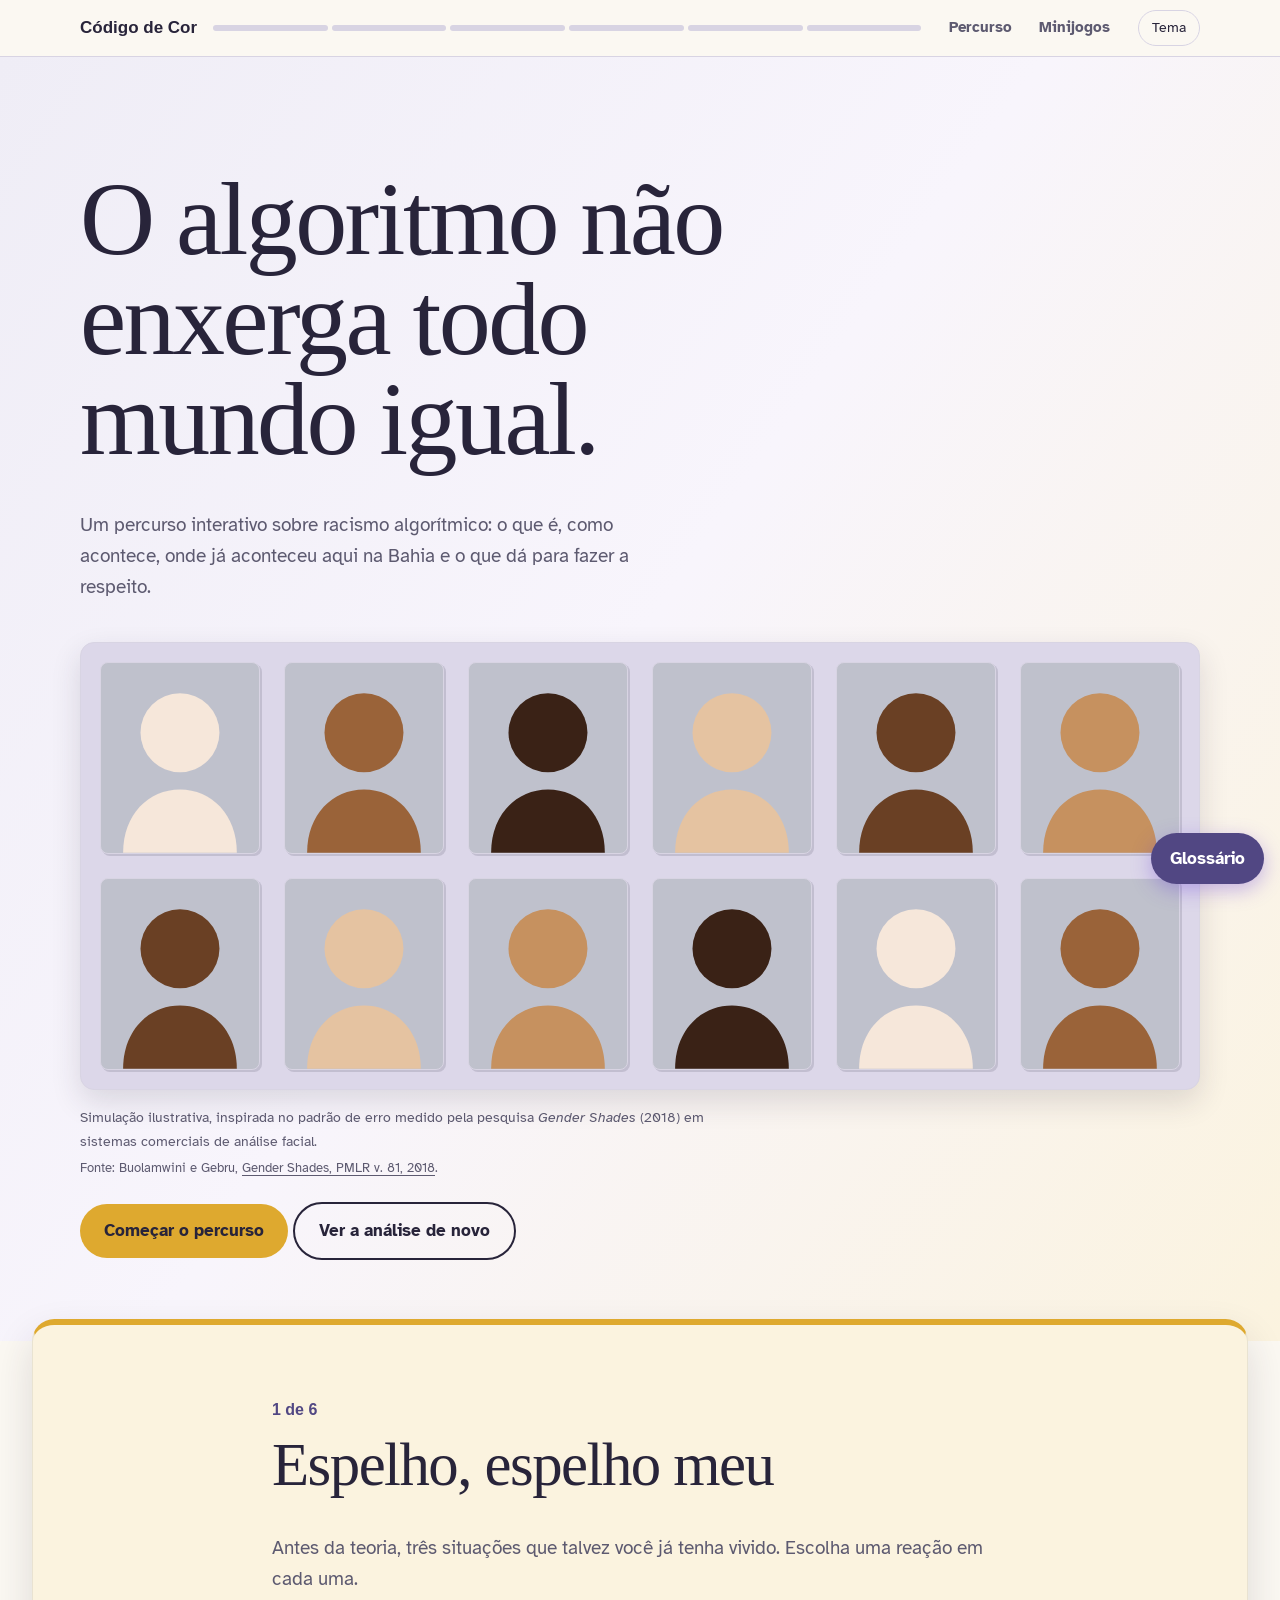
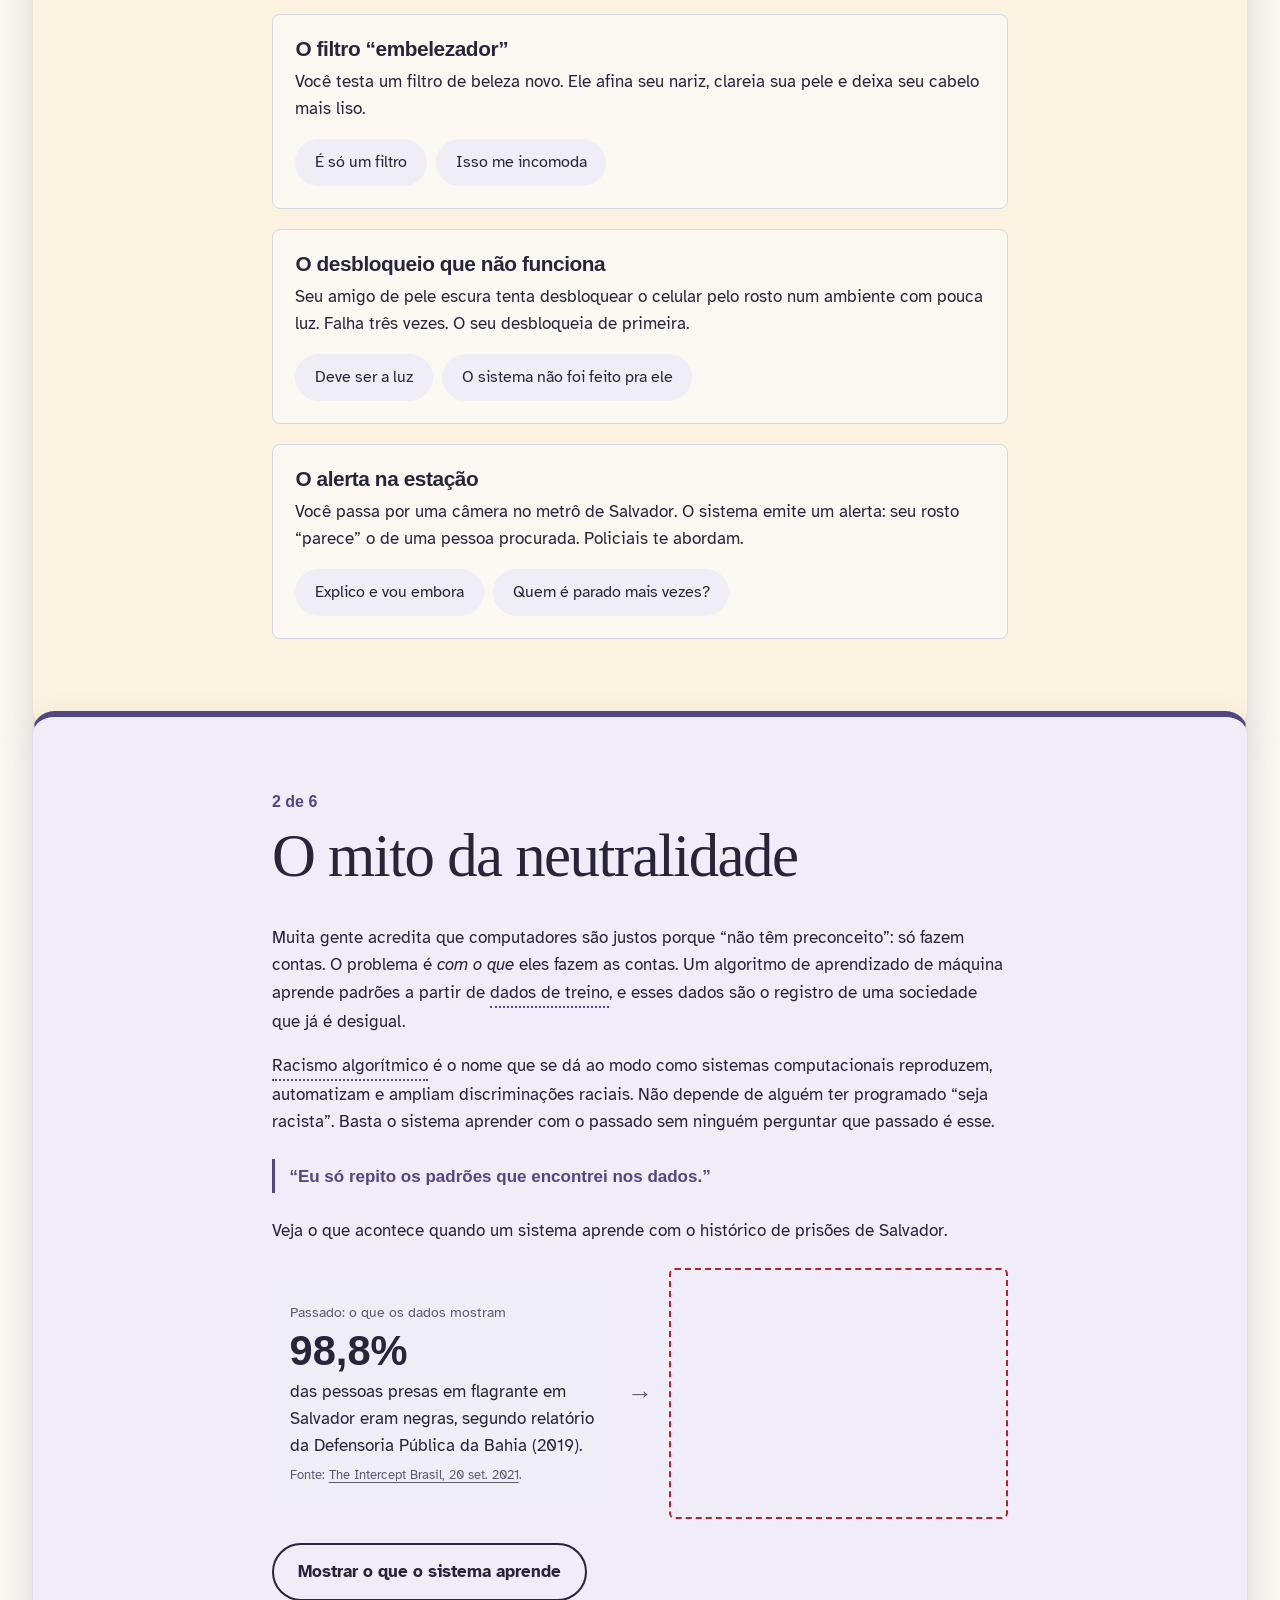
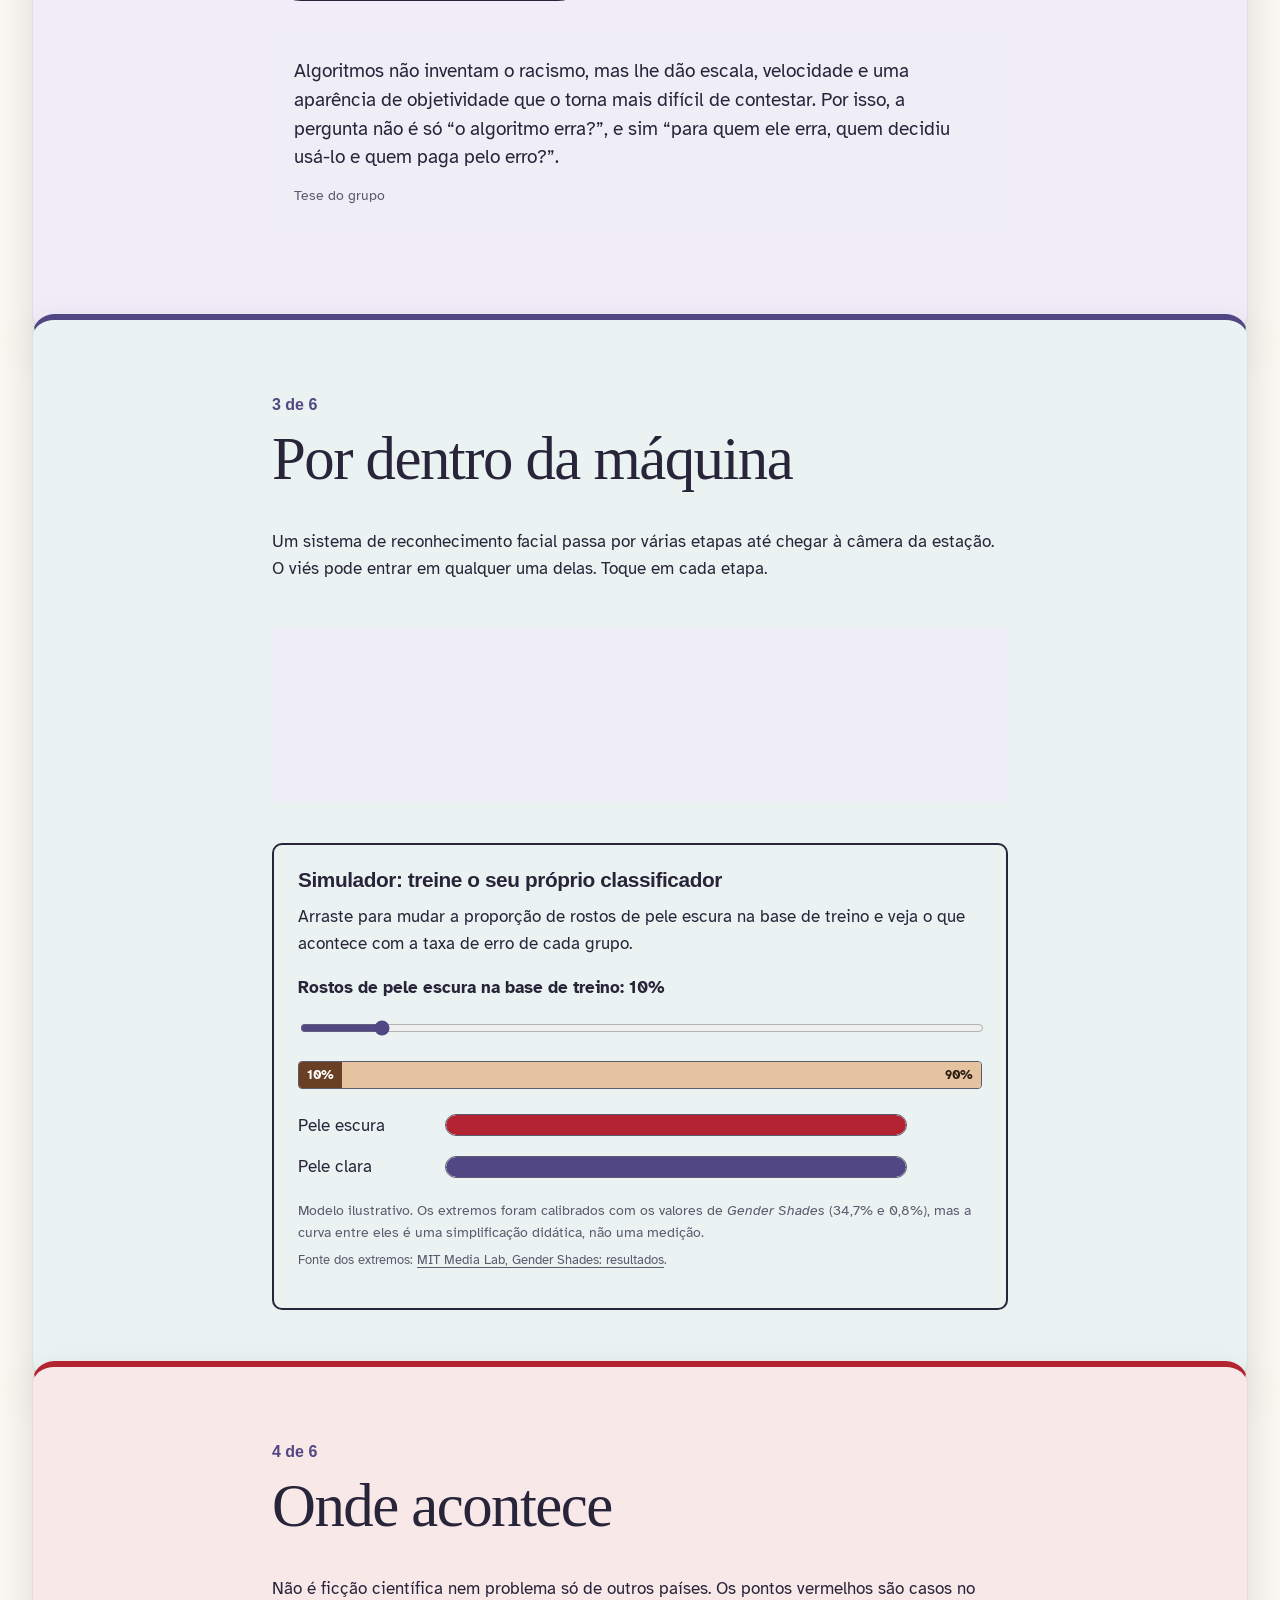
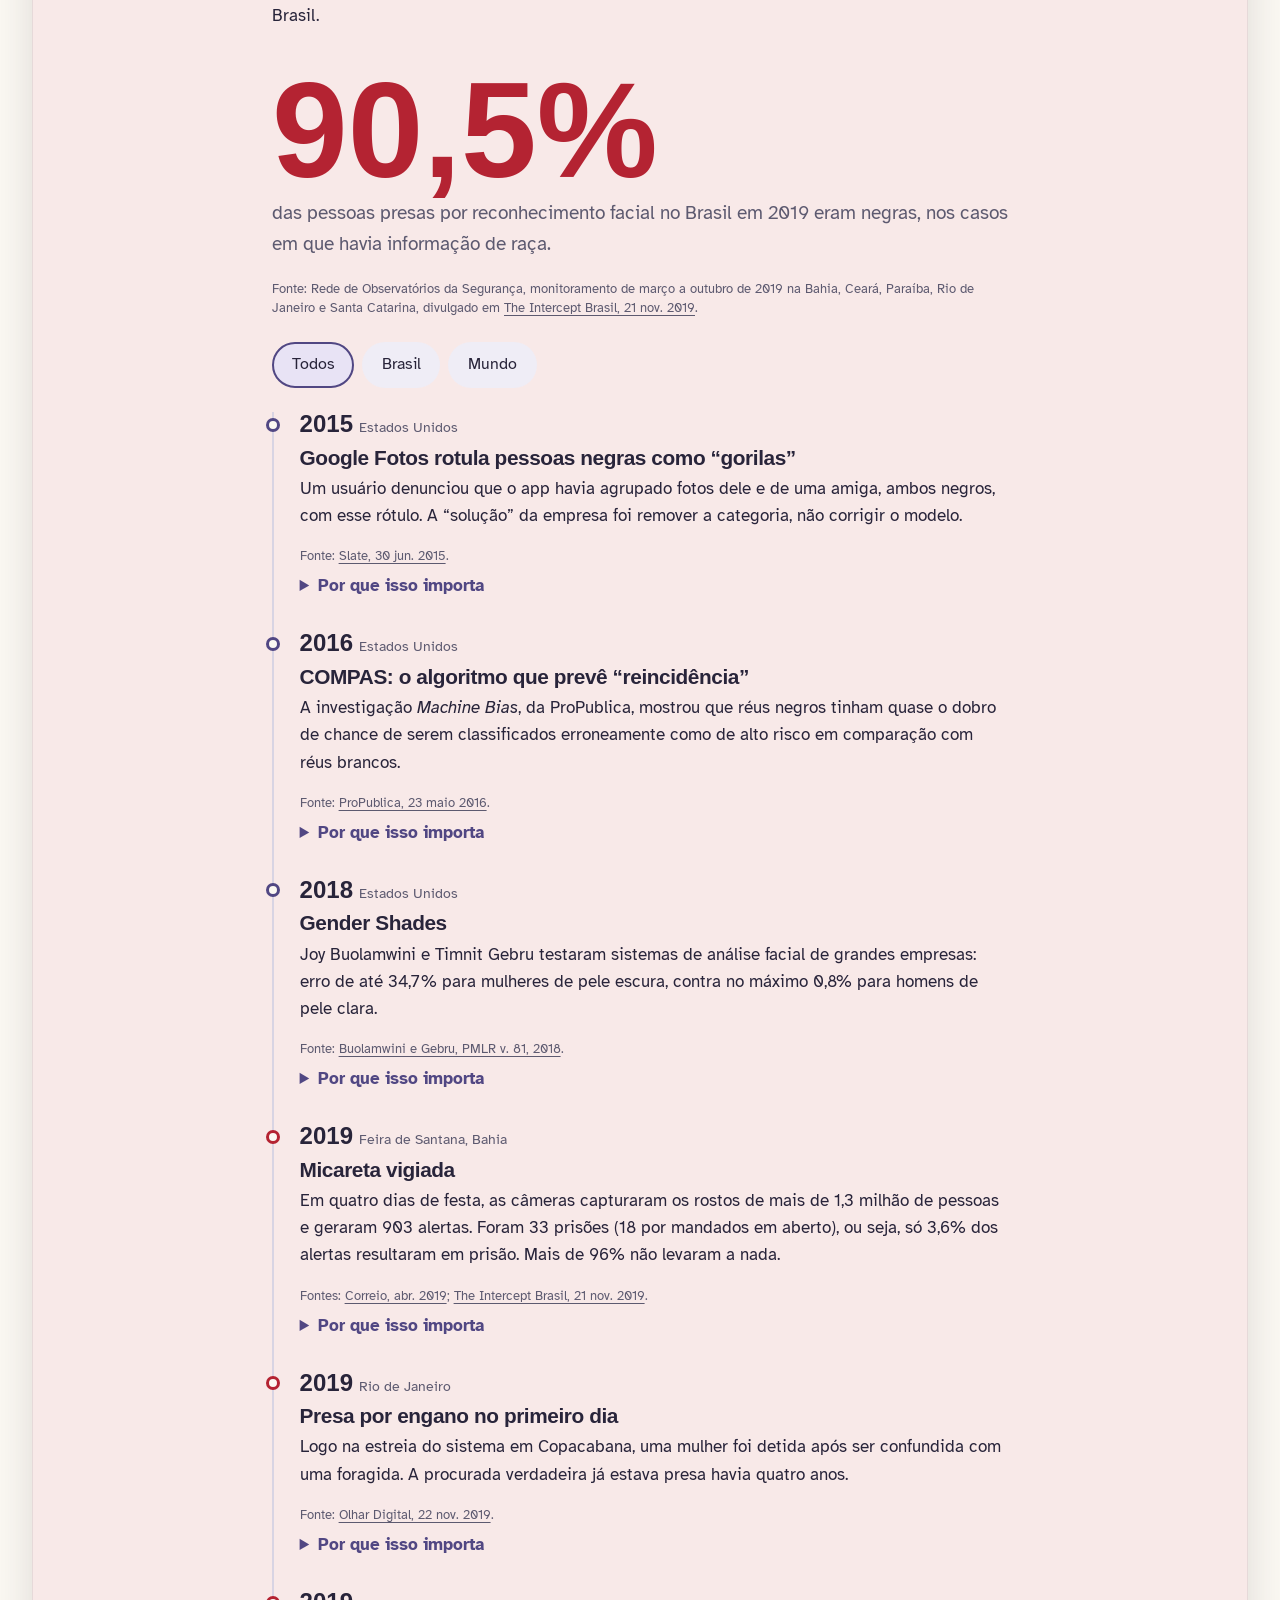
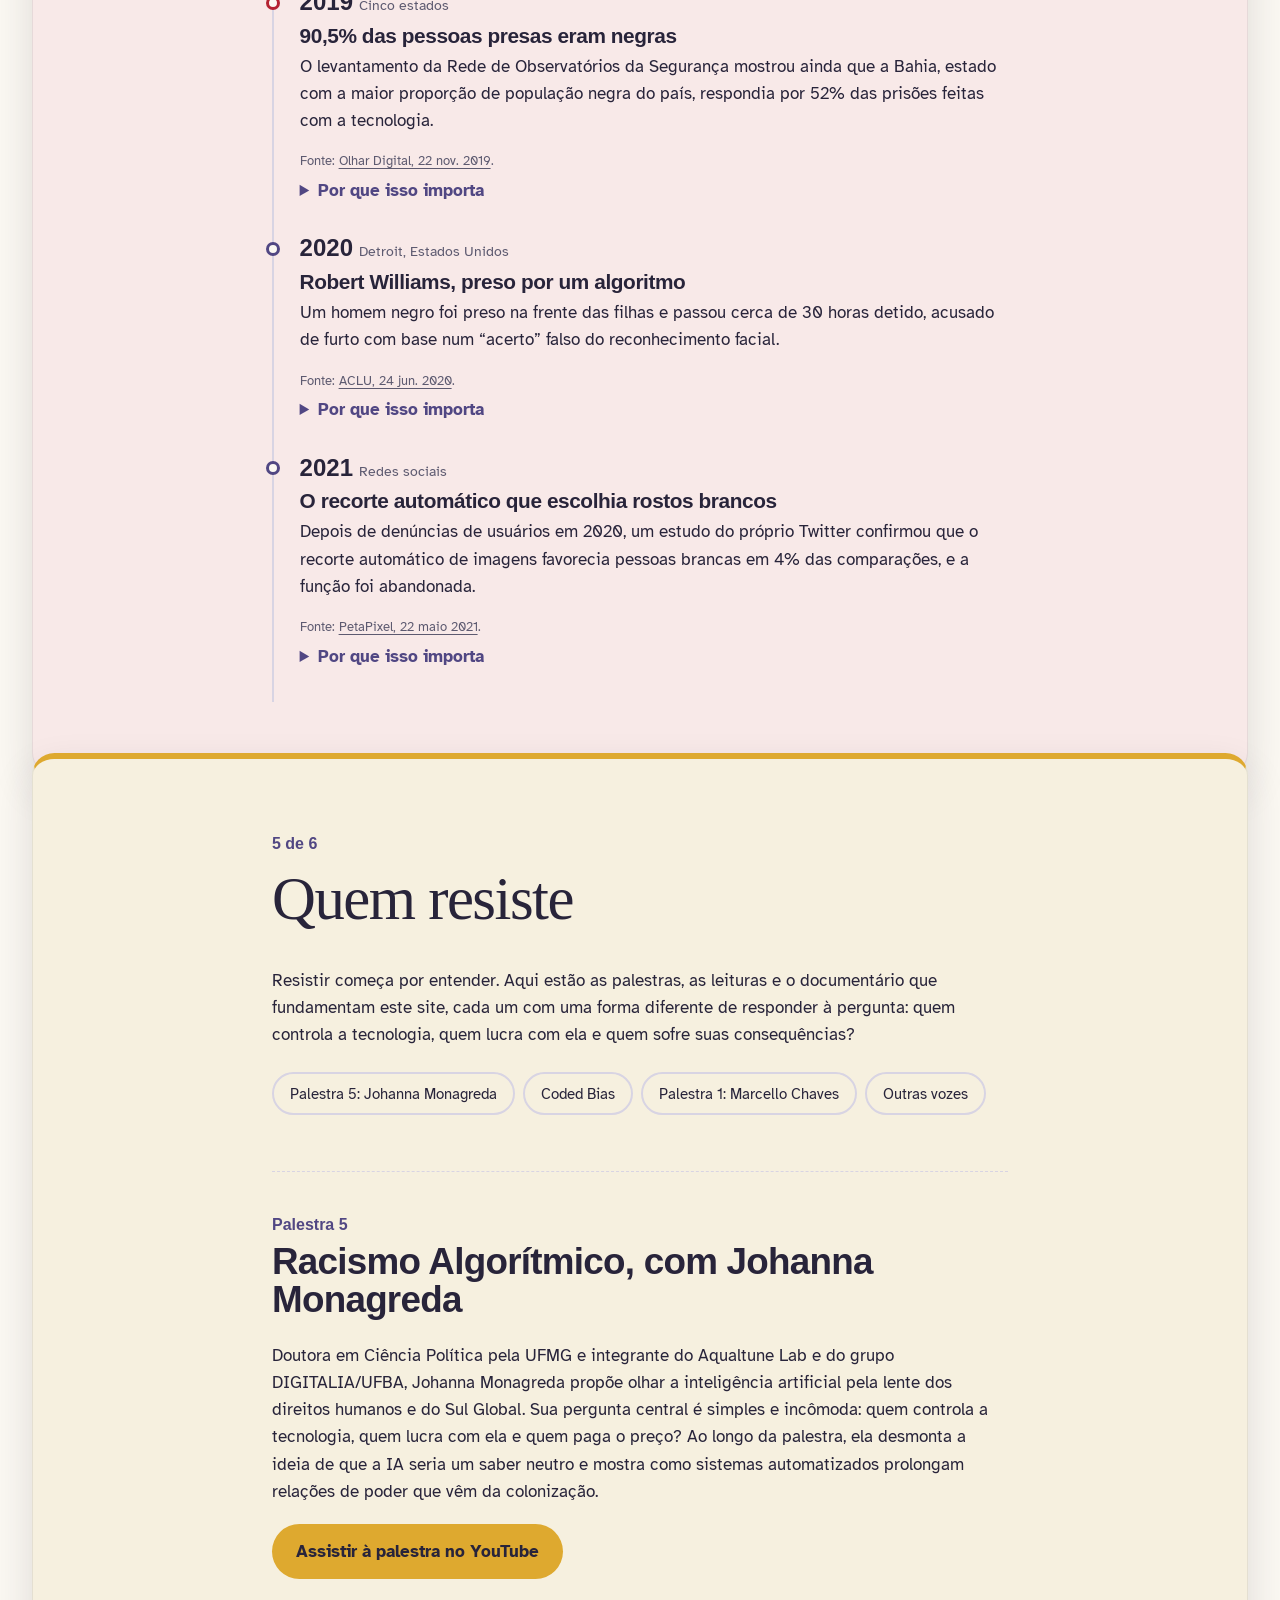
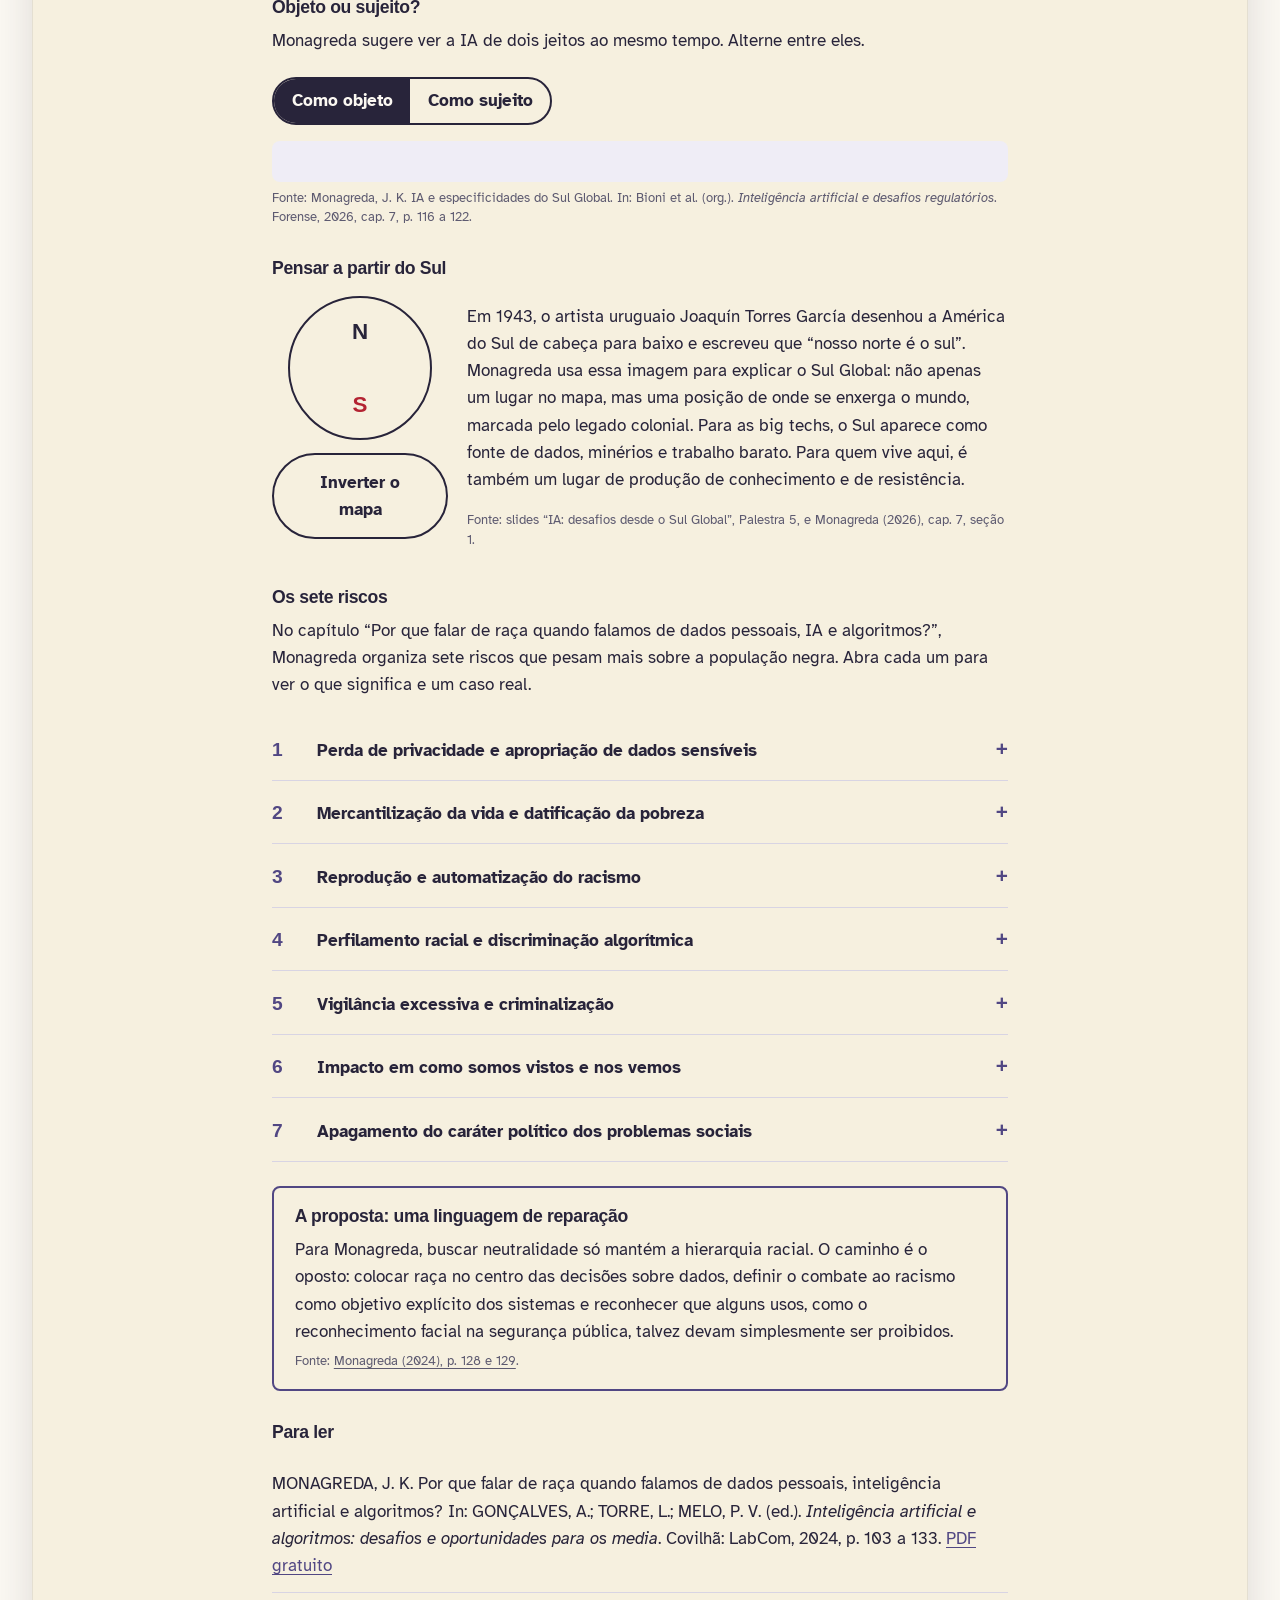
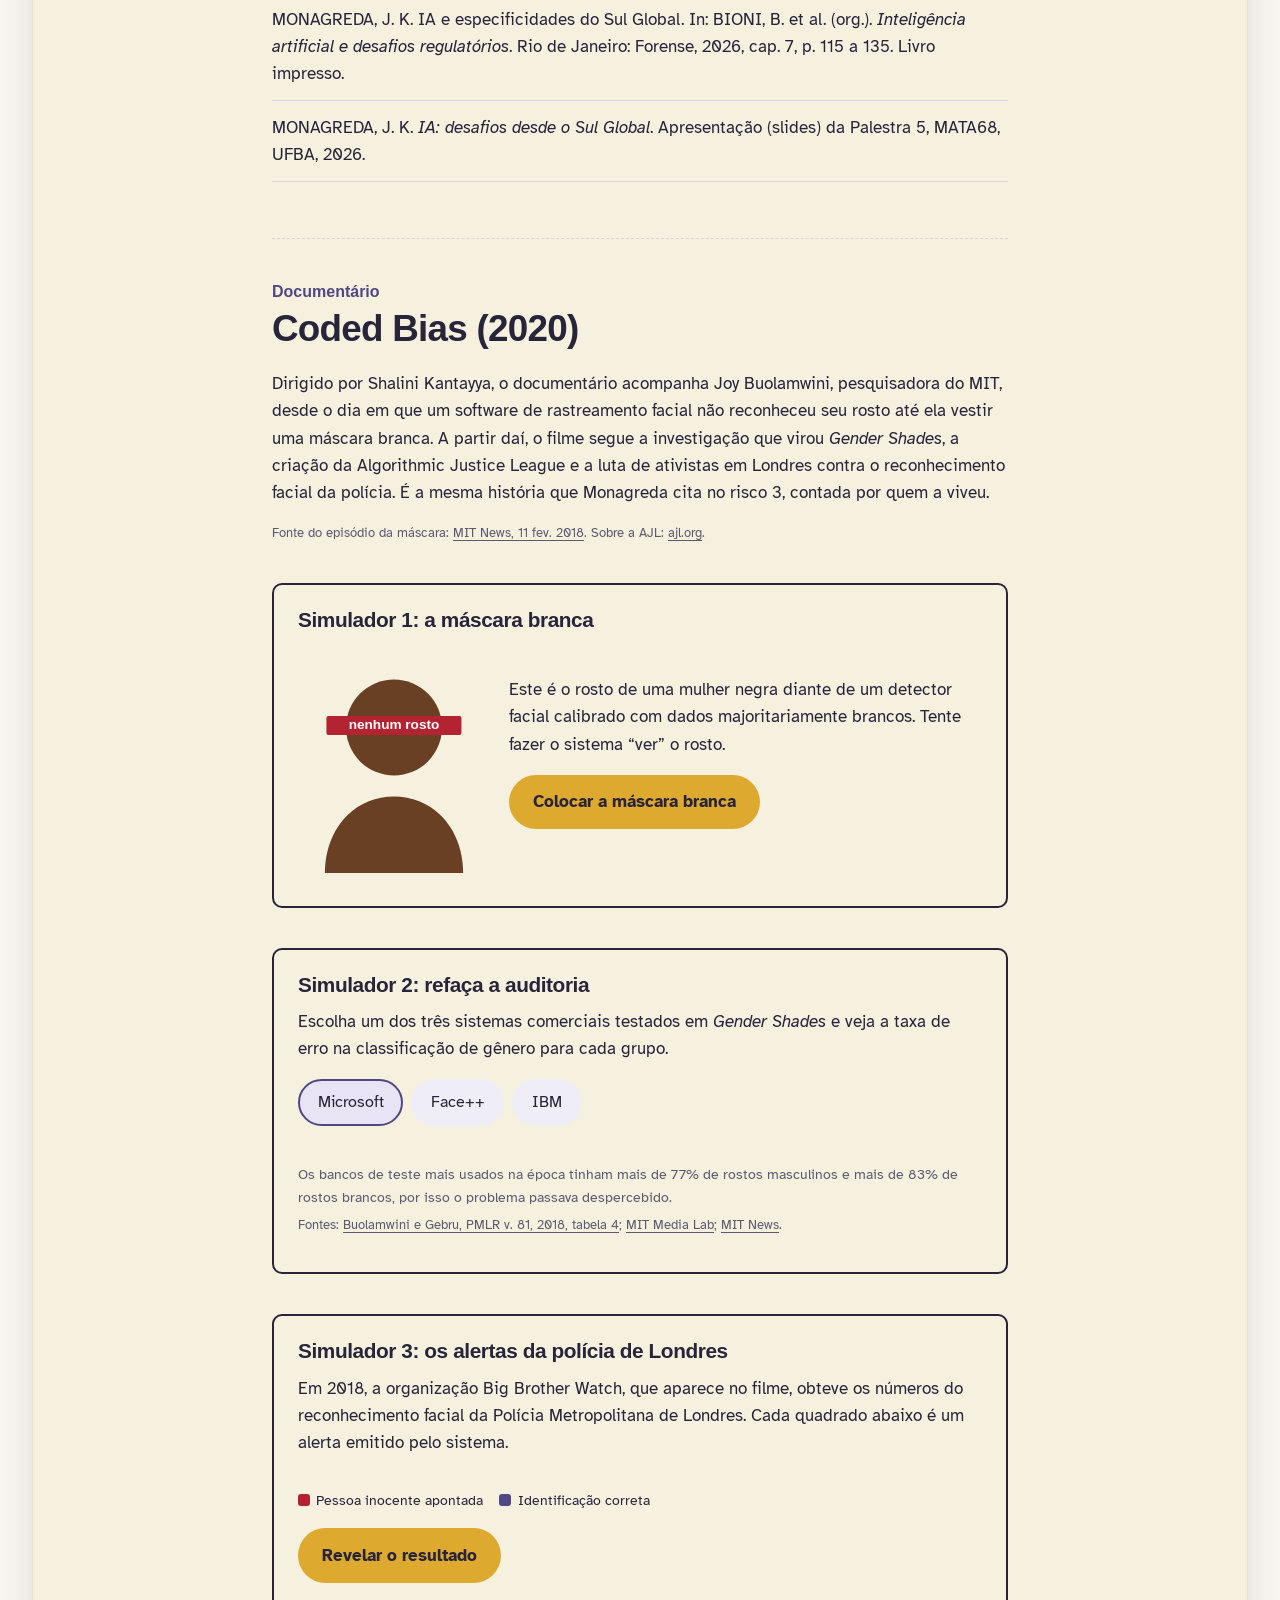
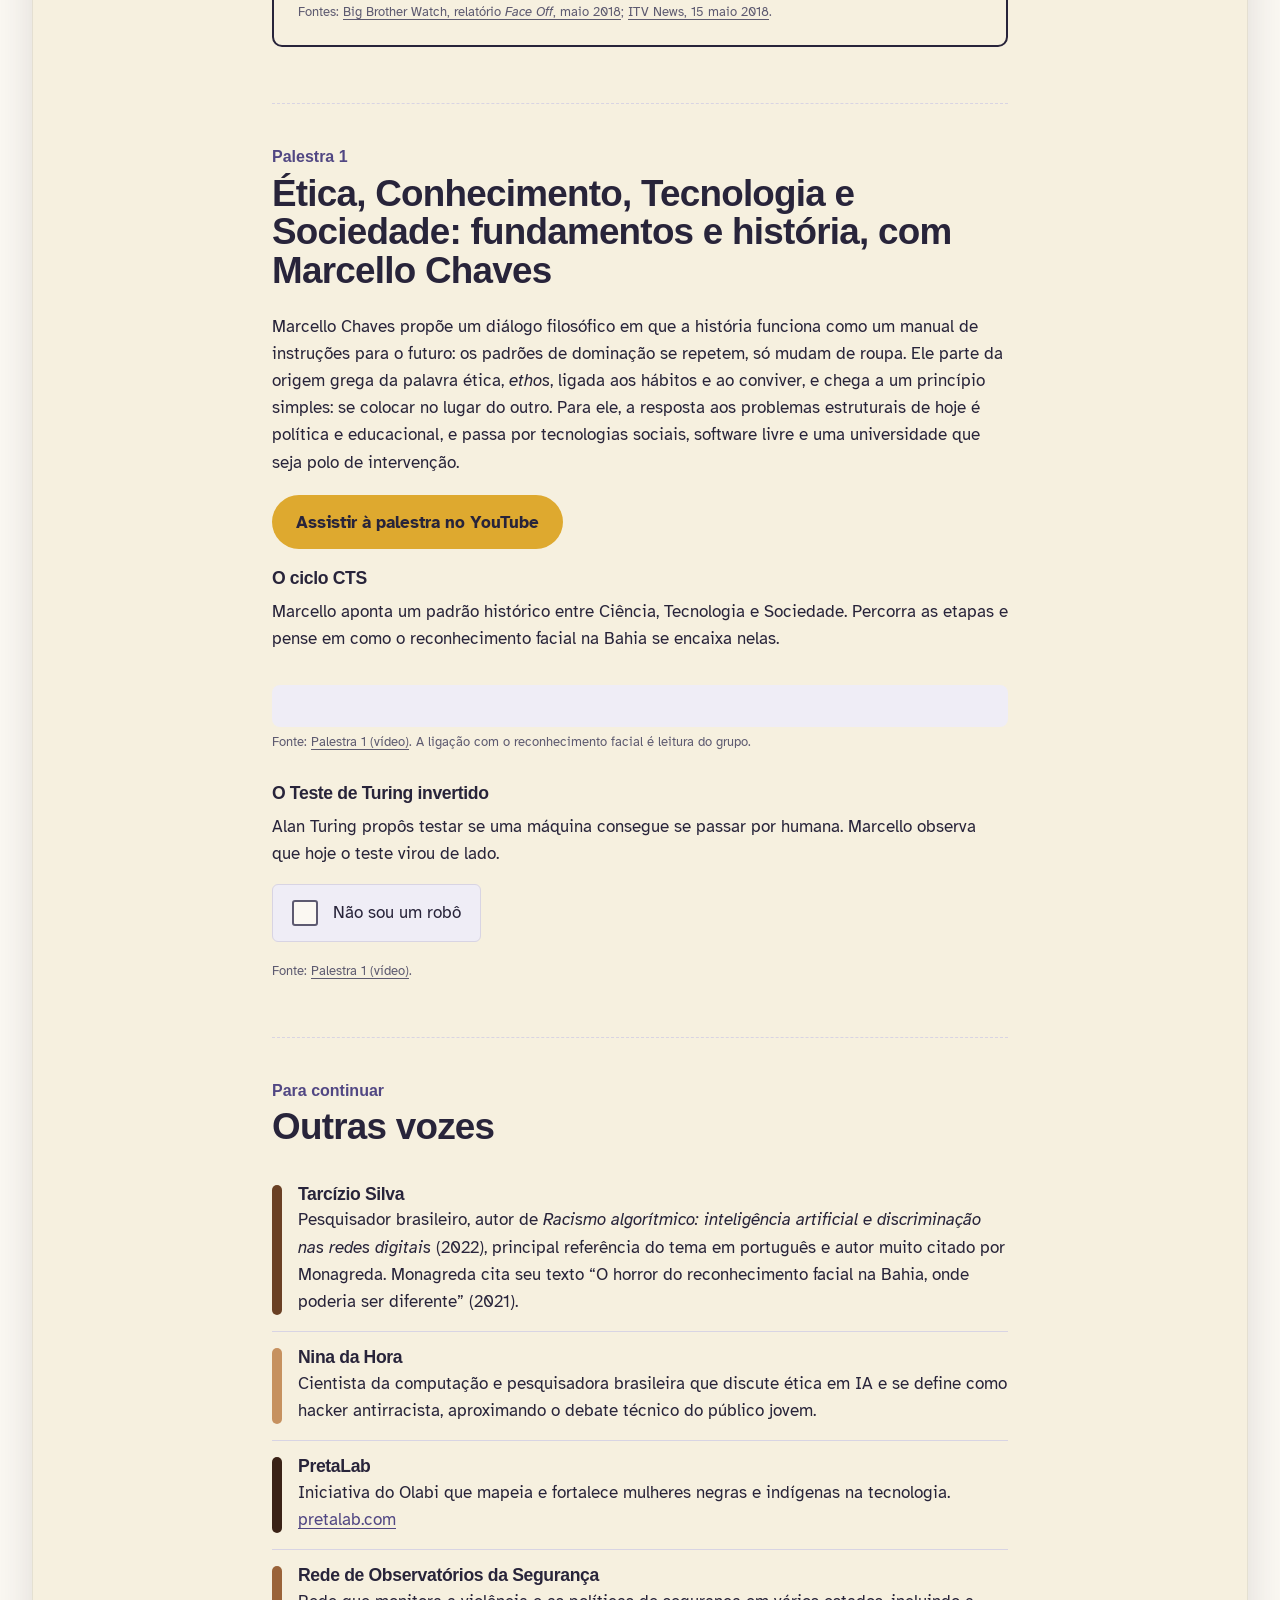
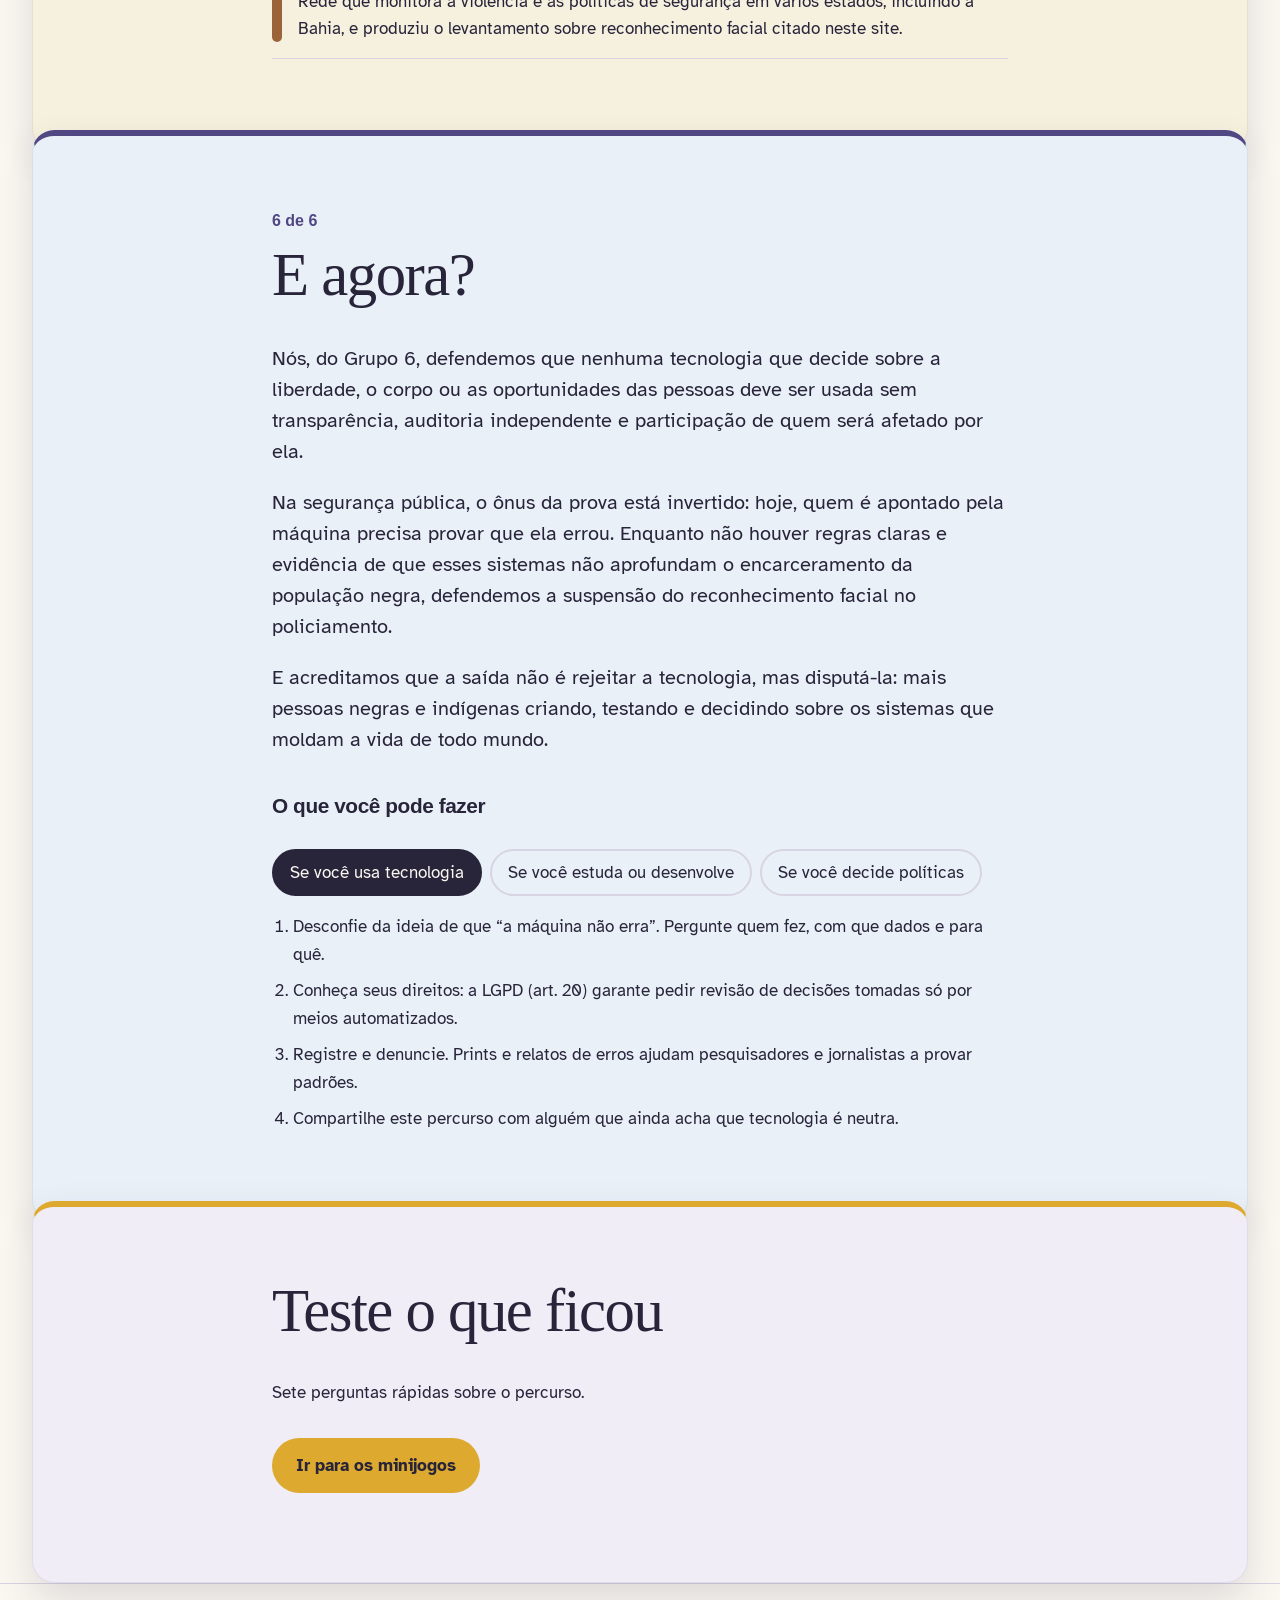
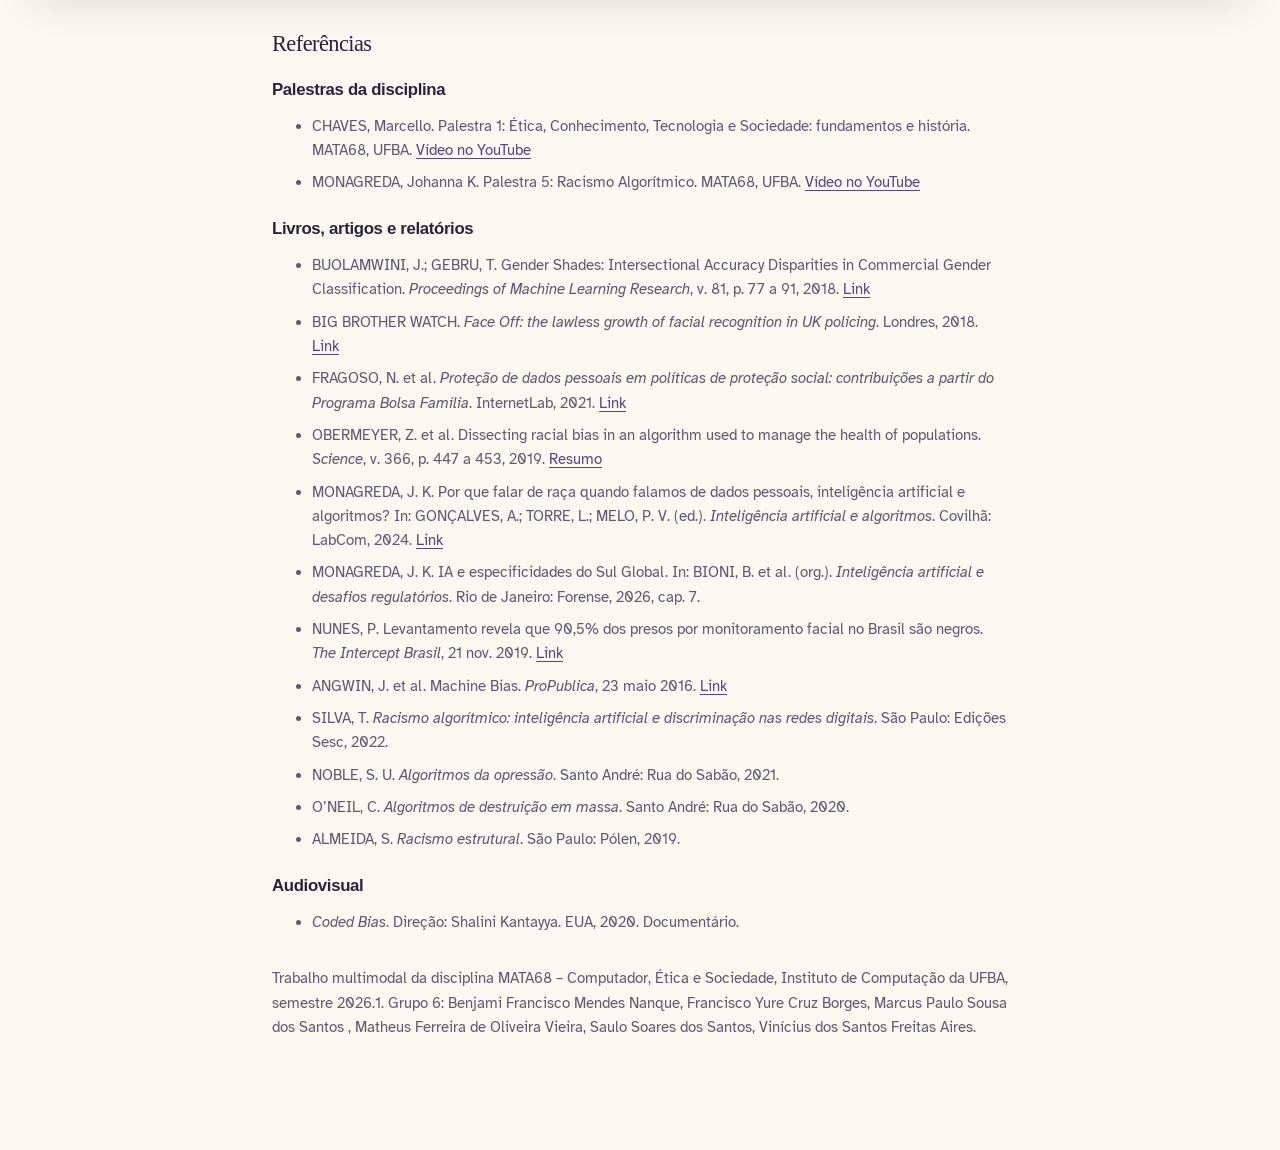
<file: codigo-de-cor (versaoParaProd).html>
<!DOCTYPE html>
<html lang="pt-BR">
<head>
<meta charset="utf-8">
<meta name="viewport" content="width=device-width, initial-scale=1, viewport-fit=cover">
<title>Código de Cor: um percurso pelo racismo algorítmico</title>
<link rel="preconnect" href="https://fonts.googleapis.com">
<link rel="preconnect" href="https://fonts.gstatic.com" crossorigin>
<link href="https://fonts.googleapis.com/css2?family=Archivo:wdth,wght@62..125,300..900&family=Atkinson+Hyperlegible:ital,wght@0,400;0,700;1,400&display=swap" rel="stylesheet">
<link rel="stylesheet" href="codigo-de-cor.css">
</head>
<body>
<a class="skip" href="#espelho">Pular para o conteúdo</a>

<header class="bar">
  <div class="wide bar-in">
    <a class="brand" href="#inicio">Código de Cor</a>
    <ol class="steps" aria-label="Etapas do percurso">
      <li><a href="#espelho"><span>1. Espelho, espelho meu</span></a></li>
      <li><a href="#neutralidade"><span>2. O mito da neutralidade</span></a></li>
      <li><a href="#maquina"><span>3. Por dentro da máquina</span></a></li>
      <li><a href="#casos"><span>4. Onde acontece</span></a></li>
      <li><a href="#resistencia"><span>5. Quem resiste</span></a></li>
      <li><a href="#agora"><span>6. E agora?</span></a></li>
    </ol>
    <nav class="views" aria-label="Abas do site">
      <a href="#inicio" data-v="percurso">Percurso</a>
      <a href="#minijogos" data-v="jogos">Minijogos</a>
    </nav>
    <button class="icon-btn" id="themeBtn" type="button" aria-label="Alternar tema claro ou escuro">Tema</button>
  </div>
</header>

<main>
<div id="percurso">
<section class="hero" id="inicio">
  <div class="wide">
    <h1>O algoritmo não enxerga todo mundo igual.</h1>
    <p class="lead">Um percurso interativo sobre racismo algorítmico: o que é, como acontece, onde já aconteceu aqui na Bahia e o que dá para fazer a respeito.</p>
    <div class="faces" id="faces" role="img" aria-label="Simulação de um sistema de reconhecimento facial analisando doze rostos de tons de pele diferentes. Os rostos de pele clara são detectados com mais de 95% de confiança. Os de pele mais escura recebem confiança baixa ou não são detectados.">
      <div class="scanline"></div>
    </div>
    <p class="caption">Simulação ilustrativa, inspirada no padrão de erro medido pela pesquisa <i>Gender Shades</i> (2018) em sistemas comerciais de análise facial.
      <span class="src">Fonte: Buolamwini e Gebru, <a href="https://proceedings.mlr.press/v81/buolamwini18a.html" target="_blank" rel="noopener">Gender Shades, PMLR v. 81, 2018</a>.</span></p>
    <p class="intro-actions"><a class="btn" href="#espelho">Começar o percurso</a> <button class="btn btn-ghost" type="button" id="replay">Ver a análise de novo</button></p>
  </div>
</section>

<section class="stage" id="espelho">
  <div class="wrap">
    <span class="num">1 de 6</span>
    <h2>Espelho, espelho meu</h2>
    <p class="lead">Antes da teoria, três situações que talvez você já tenha vivido. Escolha uma reação em cada uma.</p>

    <div class="scenario" data-scn>
      <h3>O filtro “embelezador”</h3>
      <p>Você testa um filtro de beleza novo. Ele afina seu nariz, clareia sua pele e deixa seu cabelo mais liso.</p>
      <div class="choices">
        <button class="choice" type="button" aria-pressed="false" data-react="Muita gente pensa assim, e é justamente por parecer inofensivo que passa despercebido.">É só um filtro</button>
        <button class="choice" type="button" aria-pressed="false" data-react="Esse incômodo tem fundamento.">Isso me incomoda</button>
      </div>
      <div class="reveal" hidden><p class="react"></p><p>Filtros aprendem o que é “bonito” a partir de milhões de imagens e avaliações. Se essas imagens refletem um padrão de beleza branco, o algoritmo transforma esse padrão em regra e devolve para você um rosto “corrigido” na direção dele. Tarcízio Silva chama isso de embranquecimento literal dos indivíduos.</p>
      <span class="src">Fonte: Silva, T. <i>Racismo algorítmico</i>. Edições Sesc, 2022, p. 75, citado em <a href="https://labcomca.ubi.pt/wp-content/uploads/2024/03/2024_InteligenciaArtificialAlgoritmos_AGoncalvesLTorrePVMelo.pdf" target="_blank" rel="noopener">Monagreda (2024), p. 114</a>.</span></div>
    </div>

    <div class="scenario" data-scn>
      <h3>O desbloqueio que não funciona</h3>
      <p>Seu amigo de pele escura tenta desbloquear o celular pelo rosto num ambiente com pouca luz. Falha três vezes. O seu desbloqueia de primeira.</p>
      <div class="choices">
        <button class="choice" type="button" aria-pressed="false" data-react="A luz importa, mas não explica tudo.">Deve ser a luz</button>
        <button class="choice" type="button" aria-pressed="false" data-react="Exatamente. O defeito não está no rosto dele.">O sistema não foi feito pra ele</button>
      </div>
      <div class="reveal" hidden><p class="react"></p><p>Em 2018, a pesquisa <i>Gender Shades</i> testou sistemas comerciais de três empresas: o erro chegou a 34,7% para mulheres de pele escura e não passou de 0,8% para homens de pele clara. Quando os dados de treino e os testes priorizam um tipo de rosto, os outros viram exceção.</p>
      <span class="src">Fonte: <a href="https://news.mit.edu/2018/study-finds-gender-skin-type-bias-artificial-intelligence-systems-0212" target="_blank" rel="noopener">MIT News, 11 fev. 2018</a>.</span></div>
    </div>

    <div class="scenario" data-scn>
      <h3>O alerta na estação</h3>
      <p>Você passa por uma câmera no metrô de Salvador. O sistema emite um alerta: seu rosto “parece” o de uma pessoa procurada. Policiais te abordam.</p>
      <div class="choices">
        <button class="choice" type="button" aria-pressed="false" data-react="Na prática, quem é abordado precisa provar que não é quem a máquina disse.">Explico e vou embora</button>
        <button class="choice" type="button" aria-pressed="false" data-react="E a resposta, nos dados, tem cor.">Quem é parado mais vezes?</button>
      </div>
      <div class="reveal" hidden><p class="react"></p><p>Em 2019, a Rede de Observatórios da Segurança acompanhou prisões feitas com reconhecimento facial em cinco estados. Nos casos com informação de raça, 90,5% das pessoas presas eram negras, e a Bahia concentrava mais da metade das prisões. Você vai ver esse caso de perto na etapa 4.</p>
      <span class="src">Fonte: <a href="https://intercept.com.br/2019/11/21/presos-monitoramento-facial-brasil-negros/" target="_blank" rel="noopener">The Intercept Brasil, 21 nov. 2019</a>.</span></div>
    </div>
  </div>
</section>

<section class="stage" id="neutralidade">
  <div class="wrap">
    <span class="num">2 de 6</span>
    <h2>O mito da neutralidade</h2>
    <p>Muita gente acredita que computadores são justos porque “não têm preconceito”: só fazem contas. O problema é <em>com o que</em> eles fazem as contas. Um algoritmo de aprendizado de máquina aprende padrões a partir de <button class="term" type="button" data-term="dados de treino">dados de treino</button>, e esses dados são o registro de uma sociedade que já é desigual.</p>
    <p><button class="term" type="button" data-term="racismo algorítmico">Racismo algorítmico</button> é o nome que se dá ao modo como sistemas computacionais reproduzem, automatizam e ampliam discriminações raciais. Não depende de alguém ter programado “seja racista”. Basta o sistema aprender com o passado sem ninguém perguntar que passado é esse.</p>

    <p class="machine-voice">“Eu só repito os padrões que encontrei nos dados.”</p>

    <p>Veja o que acontece quando um sistema aprende com o histórico de prisões de Salvador.</p>
    <div class="ledger">
      <div class="cell">
        <p class="small ledger-label">Passado: o que os dados mostram</p>
        <div class="big">98,8%</div>
        <p class="ledger-copy">das pessoas presas em flagrante em Salvador eram negras, segundo relatório da Defensoria Pública da Bahia (2019).</p>
        <span class="src">Fonte: <a href="https://www.intercept.com.br/2021/09/20/rui-costa-esta-transformando-a-bahia-em-um-laboratorio-de-vigilancia-com-reconhecimento-facial/" target="_blank" rel="noopener">The Intercept Brasil, 20 set. 2021</a>.</span>
      </div>
      <div class="arrow" aria-hidden="true">→</div>
      <div class="cell future" id="future" data-shown="false" aria-live="polite">
        <p class="small ledger-label">Futuro: o que o sistema aprende</p>
        <div class="big">“suspeito”</div>
        <p class="ledger-copy">vira sinônimo de “negro”. O sistema aponta mais pessoas negras, que geram mais prisões, que viram novos dados de treino. O ciclo se fecha sozinho.</p>
      </div>
    </div>
    <p><button class="btn btn-ghost" type="button" id="futureBtn">Mostrar o que o sistema aprende</button></p>

    <blockquote class="thesis">
      Algoritmos não inventam o racismo, mas lhe dão escala, velocidade e uma aparência de objetividade que o torna mais difícil de contestar. Por isso, a pergunta não é só “o algoritmo erra?”, e sim “para quem ele erra, quem decidiu usá-lo e quem paga pelo erro?”.
      <footer>Tese do grupo</footer>
    </blockquote>
  </div>
</section>

<section class="stage" id="maquina">
  <div class="wrap">
    <span class="num">3 de 6</span>
    <h2>Por dentro da máquina</h2>
    <p>Um sistema de reconhecimento facial passa por várias etapas até chegar à câmera da estação. O viés pode entrar em qualquer uma delas. Toque em cada etapa.</p>
    <ol class="pipe" role="tablist" aria-label="Etapas de um sistema de IA" id="pipe"></ol>
    <div class="pipe-panel" role="tabpanel" id="pipePanel" aria-live="polite"></div>

    <div class="sim" id="sim">
      <h3>Simulador: treine o seu próprio classificador</h3>
      <p>Arraste para mudar a proporção de rostos de pele escura na base de treino e veja o que acontece com a taxa de erro de cada grupo.</p>
      <label for="mix">Rostos de pele escura na base de treino: <span id="mixOut">10%</span></label>
      <input type="range" id="mix" min="5" max="50" step="1" value="10">
      <div class="share" aria-hidden="true"><div class="d" id="shD">10%</div><div class="l" id="shL">90%</div></div>
      <div class="bars">
        <div class="barrow"><span>Pele escura</span><div class="track"><div class="fill hot" id="bD"></div></div><span class="val" id="vD"></span></div>
        <div class="barrow"><span>Pele clara</span><div class="track"><div class="fill" id="bL"></div></div><span class="val" id="vL"></span></div>
      </div>
      <p class="sim-note" id="simNote" aria-live="polite"></p>
      <p class="small">Modelo ilustrativo. Os extremos foram calibrados com os valores de <i>Gender Shades</i> (34,7% e 0,8%), mas a curva entre eles é uma simplificação didática, não uma medição.
        <span class="src">Fonte dos extremos: <a href="https://www.media.mit.edu/projects/gender-shades/results/" target="_blank" rel="noopener">MIT Media Lab, Gender Shades: resultados</a>.</span></p>
    </div>
  </div>
</section>

<section class="stage" id="casos">
  <div class="wrap">
    <span class="num">4 de 6</span>
    <h2>Onde acontece</h2>
    <p>Não é ficção científica nem problema só de outros países. Os pontos vermelhos são casos no Brasil.</p>
    <p class="stat">90,5%</p>
    <p class="lead">das pessoas presas por reconhecimento facial no Brasil em 2019 eram negras, nos casos em que havia informação de raça.</p>
    <span class="src">Fonte: Rede de Observatórios da Segurança, monitoramento de março a outubro de 2019 na Bahia, Ceará, Paraíba, Rio de Janeiro e Santa Catarina, divulgado em <a href="https://intercept.com.br/2019/11/21/presos-monitoramento-facial-brasil-negros/" target="_blank" rel="noopener">The Intercept Brasil, 21 nov. 2019</a>.</span>

    <div class="filters" role="group" aria-label="Filtrar casos">
      <button class="choice" type="button" aria-pressed="true" data-filter="all">Todos</button>
      <button class="choice" type="button" aria-pressed="false" data-filter="br">Brasil</button>
      <button class="choice" type="button" aria-pressed="false" data-filter="world">Mundo</button>
    </div>

    <ol class="timeline" id="timeline">
      <li data-where="world"><span class="year">2015</span><span class="place">Estados Unidos</span>
        <h3>Google Fotos rotula pessoas negras como “gorilas”</h3>
        <p>Um usuário denunciou que o app havia agrupado fotos dele e de uma amiga, ambos negros, com esse rótulo. A “solução” da empresa foi remover a categoria, não corrigir o modelo.</p>
        <span class="src">Fonte: <a href="https://www.slate.com/blogs/future_tense/2015/06/30/google_s_image_recognition_software_returns_some_surprisingly_racist_results.html" target="_blank" rel="noopener">Slate, 30 jun. 2015</a>.</span>
        <details><summary>Por que isso importa</summary><p>Mostra como a falta de diversidade nos dados de treino e nos testes gera erros que desumanizam, e como esconder o sintoma é mais barato do que tratar a causa.</p></details></li>
      <li data-where="world"><span class="year">2016</span><span class="place">Estados Unidos</span>
        <h3>COMPAS: o algoritmo que prevê “reincidência”</h3>
        <p>A investigação <i>Machine Bias</i>, da ProPublica, mostrou que réus negros tinham quase o dobro de chance de serem classificados erroneamente como de alto risco em comparação com réus brancos.</p>
        <span class="src">Fonte: <a href="https://www.propublica.org/article/machine-bias-risk-assessments-in-criminal-sentencing" target="_blank" rel="noopener">ProPublica, 23 maio 2016</a>.</span>
        <details><summary>Por que isso importa</summary><p>Quando um número decide fiança e pena, o viés deixa de ser um incômodo e passa a tirar liberdade.</p></details></li>
      <li data-where="world"><span class="year">2018</span><span class="place">Estados Unidos</span>
        <h3>Gender Shades</h3>
        <p>Joy Buolamwini e Timnit Gebru testaram sistemas de análise facial de grandes empresas: erro de até 34,7% para mulheres de pele escura, contra no máximo 0,8% para homens de pele clara.</p>
        <span class="src">Fonte: <a href="https://proceedings.mlr.press/v81/buolamwini18a.html" target="_blank" rel="noopener">Buolamwini e Gebru, PMLR v. 81, 2018</a>.</span>
        <details><summary>Por que isso importa</summary><p>Transformou uma suspeita em evidência mensurável e pressionou as empresas a reverem seus produtos.</p></details></li>
      <li data-where="br" class="br"><span class="year">2019</span><span class="place">Feira de Santana, Bahia</span>
        <h3>Micareta vigiada</h3>
        <p>Em quatro dias de festa, as câmeras capturaram os rostos de mais de 1,3 milhão de pessoas e geraram 903 alertas. Foram 33 prisões (18 por mandados em aberto), ou seja, só 3,6% dos alertas resultaram em prisão. Mais de 96% não levaram a nada.</p>
        <span class="src">Fontes: <a href="https://www.correio24horas.com.br/bahia/micareta-de-feira-tem-33-presos-por-sistema-de-reconhecimento-facial-0419" target="_blank" rel="noopener">Correio, abr. 2019</a>; <a href="https://intercept.com.br/2019/11/21/presos-monitoramento-facial-brasil-negros/" target="_blank" rel="noopener">The Intercept Brasil, 21 nov. 2019</a>.</span>
        <details><summary>Por que isso importa</summary><p>Cada alerta falso é uma pessoa abordada sem motivo. Numa cidade de maioria negra, essas abordagens não se distribuem por acaso.</p></details></li>
      <li data-where="br" class="br"><span class="year">2019</span><span class="place">Rio de Janeiro</span>
        <h3>Presa por engano no primeiro dia</h3>
        <p>Logo na estreia do sistema em Copacabana, uma mulher foi detida após ser confundida com uma foragida. A procurada verdadeira já estava presa havia quatro anos.</p>
        <span class="src">Fonte: <a href="https://olhardigital.com.br/noticia/90-dos-presos-por-reconhecimento-facial-no-brasil-sao-negros/93336" target="_blank" rel="noopener">Olhar Digital, 22 nov. 2019</a>.</span>
        <details><summary>Por que isso importa</summary><p>O erro não foi só da câmera: foi também de um banco de dados desatualizado e de uma polícia que confiou na máquina sem checar.</p></details></li>
      <li data-where="br" class="br"><span class="year">2019</span><span class="place">Cinco estados</span>
        <h3>90,5% das pessoas presas eram negras</h3>
        <p>O levantamento da Rede de Observatórios da Segurança mostrou ainda que a Bahia, estado com a maior proporção de população negra do país, respondia por 52% das prisões feitas com a tecnologia.</p>
        <span class="src">Fonte: <a href="https://olhardigital.com.br/noticia/90-dos-presos-por-reconhecimento-facial-no-brasil-sao-negros/93336" target="_blank" rel="noopener">Olhar Digital, 22 nov. 2019</a>.</span>
        <details><summary>Por que isso importa</summary><p>Mesmo um sistema tecnicamente “preciso” amplia a desigualdade se for instalado onde a polícia já concentra suas abordagens.</p></details></li>
      <li data-where="world"><span class="year">2020</span><span class="place">Detroit, Estados Unidos</span>
        <h3>Robert Williams, preso por um algoritmo</h3>
        <p>Um homem negro foi preso na frente das filhas e passou cerca de 30 horas detido, acusado de furto com base num “acerto” falso do reconhecimento facial.</p>
        <span class="src">Fonte: <a href="https://aclu.org/press-releases/man-wrongfully-arrested-because-face-recognition-cant-tell-black-people-apart" target="_blank" rel="noopener">ACLU, 24 jun. 2020</a>.</span>
        <details><summary>Por que isso importa</summary><p>É o primeiro caso documentado nos Estados Unidos de prisão injusta causada por reconhecimento facial, e virou referência no debate sobre proibir a tecnologia na polícia.</p></details></li>
      <li data-where="world"><span class="year">2021</span><span class="place">Redes sociais</span>
        <h3>O recorte automático que escolhia rostos brancos</h3>
        <p>Depois de denúncias de usuários em 2020, um estudo do próprio Twitter confirmou que o recorte automático de imagens favorecia pessoas brancas em 4% das comparações, e a função foi abandonada.</p>
        <span class="src">Fonte: <a href="https://petapixel.com/2021/05/22/twitter-axing-ai-photo-cropping-after-tests-reveal-race-gender-bias" target="_blank" rel="noopener">PetaPixel, 22 maio 2021</a>.</span>
        <details><summary>Por que isso importa</summary><p>O racismo algorítmico também decide quem aparece e quem some na sua timeline.</p></details></li>
    </ol>
  </div>
</section>

<section class="stage" id="resistencia">
  <div class="wrap">
    <span class="num">5 de 6</span>
    <h2>Quem resiste</h2>
    <p>Resistir começa por entender. Aqui estão as palestras, as leituras e o documentário que fundamentam este site, cada um com uma forma diferente de responder à pergunta: quem controla a tecnologia, quem lucra com ela e quem sofre suas consequências?</p>
    <nav class="subnav" aria-label="Nesta seção">
      <a href="#palestra-5">Palestra 5: Johanna Monagreda</a>
      <a href="#coded-bias">Coded Bias</a>
      <a href="#palestra-1">Palestra 1: Marcello Chaves</a>
      <a href="#outras-vozes">Outras vozes</a>
    </nav>

    <!-- PALESTRA 5 -->
    <div class="block" id="palestra-5">
      <p class="kicker">Palestra 5</p>
      <h3>Racismo Algorítmico, com Johanna Monagreda</h3>
      <p>Doutora em Ciência Política pela UFMG e integrante do Aqualtune Lab e do grupo DIGITALIA/UFBA, Johanna Monagreda propõe olhar a inteligência artificial pela lente dos direitos humanos e do Sul Global. Sua pergunta central é simples e incômoda: quem controla a tecnologia, quem lucra com ela e quem paga o preço? Ao longo da palestra, ela desmonta a ideia de que a IA seria um saber neutro e mostra como sistemas automatizados prolongam relações de poder que vêm da colonização.</p>
      <div class="watch">
        <a class="btn" href="https://www.youtube.com/watch?v=Bz3RNLF42-E" target="_blank" rel="noopener">Assistir à palestra no YouTube</a>
      </div>

      <h4>Objeto ou sujeito?</h4>
      <p>Monagreda sugere ver a IA de dois jeitos ao mesmo tempo. Alterne entre eles.</p>
      <div class="toggle" role="group" aria-label="Perspectiva sobre a IA">
        <button type="button" aria-pressed="true" data-view="obj">Como objeto</button>
        <button type="button" aria-pressed="false" data-view="suj">Como sujeito</button>
      </div>
      <div class="panel" id="viewPanel" aria-live="polite"></div>
      <span class="src">Fonte: Monagreda, J. K. IA e especificidades do Sul Global. In: Bioni et al. (org.). <i>Inteligência artificial e desafios regulatórios</i>. Forense, 2026, cap. 7, p. 116 a 122.</span>

      <h4 class="heading-spaced">Pensar a partir do Sul</h4>
      <div class="south">
        <div>
          <div class="compass" id="compass" aria-hidden="true"><span>N</span><span class="s">S</span></div>
          <p class="centered-control"><button class="btn btn-ghost" type="button" id="flipBtn">Inverter o mapa</button></p>
        </div>
        <div>
          <p>Em 1943, o artista uruguaio Joaquín Torres García desenhou a América do Sul de cabeça para baixo e escreveu que “nosso norte é o sul”. Monagreda usa essa imagem para explicar o Sul Global: não apenas um lugar no mapa, mas uma posição de onde se enxerga o mundo, marcada pelo legado colonial. Para as big techs, o Sul aparece como fonte de dados, minérios e trabalho barato. Para quem vive aqui, é também um lugar de produção de conhecimento e de resistência.</p>
          <span class="src">Fonte: slides “IA: desafios desde o Sul Global”, Palestra 5, e Monagreda (2026), cap. 7, seção 1.</span>
        </div>
      </div>

      <h4 class="heading-spaced">Os sete riscos</h4>
      <p>No capítulo “Por que falar de raça quando falamos de dados pessoais, IA e algoritmos?”, Monagreda organiza sete riscos que pesam mais sobre a população negra. Abra cada um para ver o que significa e um caso real.</p>
      <ol class="risks">
        <li><details><summary><span class="n">1</span><span>Perda de privacidade e apropriação de dados sensíveis</span></summary><div class="body">
          <p>Dados sobre raça são dados sensíveis. Quando o Estado e o mercado tratam pessoas negras como se não fossem plenamente sujeitos de direito, até o direito de saber o que é feito com os próprios dados enfraquece.</p>
          <div class="case"><strong>Bolsa Família</strong>Pesquisa do InternetLab encontrou servidores que deixavam de explicar o uso dos dados às beneficiárias, e a imagem de mulheres negras e pobres como possíveis fraudadoras pesava mais do que o direito delas à proteção de dados.
          <span class="src">Fontes: <a href="https://internetlab.org.br/en/news/internetlab-releases-report-about-personal-data-protection-in-social-protection-policies/" target="_blank" rel="noopener">InternetLab, relatório Diagnósticos e Recomendações n. 6, 2021</a>; <a href="https://novosestudos.com.br/wp-content/uploads/2021/07/01_valente_119_p10a31.pdf" target="_blank" rel="noopener">Valente, Neris e Fragoso, Novos Estudos Cebrap, 2021</a>.</span></div>
        </div></details></li>
        <li><details><summary><span class="n">2</span><span>Mercantilização da vida e datificação da pobreza</span></summary><div class="body">
          <p>Nossos dados viram mercadoria. Para quem tem pouco, trocar privacidade por desconto ou acesso parece vantagem, e proteger os próprios dados custa dinheiro que nem todos têm.</p>
          <div class="case"><strong>Beneficiárias como alvo</strong>Beneficiárias do Bolsa Família, em sua maioria mulheres, já foram alvo de propaganda política dirigida, golpes, desinformação e vírus no celular.
          <span class="src">Fonte: Valente e Fragoso (2020), citadas em <a href="https://labcomca.ubi.pt/wp-content/uploads/2024/03/2024_InteligenciaArtificialAlgoritmos_AGoncalvesLTorrePVMelo.pdf" target="_blank" rel="noopener">Monagreda (2024), p. 120</a>.</span></div>
        </div></details></li>
        <li><details><summary><span class="n">3</span><span>Reprodução e automatização do racismo</span></summary><div class="body">
          <p>Monagreda distingue dois caminhos. No primeiro, o erro vem de dados pouco diversos, como em <i>Gender Shades</i>. No segundo, mais difícil de ver, a máquina funciona “corretamente” dentro de uma lógica racista: ela aprende a injustiça como regra.</p>
          <div class="case"><strong>O algoritmo de saúde</strong>Nos Estados Unidos, um algoritmo usado para decidir quem precisava de mais cuidados favorecia pacientes brancos. O critério não era raça, mas gasto prévio com saúde, e pessoas negras historicamente gastam menos por terem menos acesso. Corrigido o critério, a parcela de pacientes negros indicados para cuidado extra subiria de 17,7% para 46,5%.
          <span class="src">Fontes: Obermeyer et al., <i>Science</i>, 25 out. 2019, resumido em <a href="https://www.chicagobooth.edu/review/2019/october/how-racial-bias-infected-major-health-care-algorithm" target="_blank" rel="noopener">Chicago Booth Review</a> e <a href="https://chmi.berkeley.edu/news/dissecting-racial-bias-in-an-algorithm-used-to-manage-the-health-of-populations" target="_blank" rel="noopener">UC Berkeley</a>.</span></div>
        </div></details></li>
        <li><details><summary><span class="n">4</span><span>Perfilamento racial e discriminação algorítmica</span></summary><div class="body">
          <p>Perfilar é coletar dados para criar um alvo. A partir de Anita Allen, Monagreda descreve três formas de discriminação: a vigilância excessiva, a exclusão de oportunidades e a predação, quando pessoas vulneráveis viram alvo de golpes.</p>
          <div class="case"><strong>Currículos na Amazon</strong>Em 2018, a Amazon abandonou uma ferramenta de recrutamento que penalizava currículos com a palavra “women’s” e rebaixava formadas em faculdades femininas, porque aprendera com dez anos de contratações majoritariamente masculinas.
          <span class="src">Fonte: <a href="https://www.euronews.com/2018/10/10/amazon-scraps-secret-ai-recruiting-tool-that-showed-bias-against-women" target="_blank" rel="noopener">Reuters, via Euronews, 10 out. 2018</a>.</span></div>
          <div class="case"><strong>Preço conforme o lugar</strong>No Brasil, em 2018, o Ministério Público acusou a Decolar.com de mudar preços e bloquear ofertas conforme a localização de quem buscava.
          <span class="src">Fonte: <a href="https://labcomca.ubi.pt/wp-content/uploads/2024/03/2024_InteligenciaArtificialAlgoritmos_AGoncalvesLTorrePVMelo.pdf" target="_blank" rel="noopener">Monagreda (2024), p. 119 e 120</a>.</span></div>
        </div></details></li>
        <li><details><summary><span class="n">5</span><span>Vigilância excessiva e criminalização</span></summary><div class="body">
          <p>Sub-representadas nos dados que treinam as máquinas, mas sobre-representadas nos bancos de suspeitos, pessoas negras viram alvo preferencial. Para Monagreda, o uso de câmeras de reconhecimento facial na Bahia é o exemplo brasileiro mais claro.</p>
          <div class="case"><strong>Metrô de São Paulo</strong>Em 2022, Idec, Defensorias Públicas e organizações da sociedade civil foram à Justiça para impedir a coleta biométrica dos cerca de 4 milhões de usuários diários do metrô. A proibição liminar foi derrubada pelo Tribunal de Justiça em outubro daquele ano.
          <span class="src">Fontes: <a href="https://idec.org.br/release/acao-quer-vedar-o-uso-de-tecnologias-de-reconhecimento-facial-pelo-metro-de-sao-paulo" target="_blank" rel="noopener">Idec, 3 mar. 2022</a>; <a href="https://agenciabrasil.ebc.com.br/geral/noticia/2022-03/sp-justica-proibe-que-metro-utilize-sistema-de-reconhecimento-facial" target="_blank" rel="noopener">Agência Brasil, 23 mar. 2022</a>; <a href="https://www.conjur.com.br/?p=345148" target="_blank" rel="noopener">Conjur</a>.</span></div>
        </div></details></li>
        <li><details><summary><span class="n">6</span><span>Impacto em como somos vistos e nos vemos</span></summary><div class="body">
          <p>Quando a máquina repete estereótipos com aparência de ciência, ela não só erra sobre as pessoas: ajuda a definir quem elas “são”, reforçando a ideia de corpos negros como suspeitos ou perigosos.</p>
          <div class="case"><strong>Renata Souza</strong>Em 2023, a deputada estadual do Rio pediu a uma IA uma ilustração de si mesma, mulher negra da favela, e recebeu a imagem de uma mulher segurando uma arma.
          <span class="src">Fonte: <a href="https://www.brasildefato.com.br/2023/10/27/rj-deputada-acusa-inteligencia-artificial-da-microsoft-de-racismo-apos-robo-criar-mulher-negra-com-arma-na-mao" target="_blank" rel="noopener">Brasil de Fato, 27 out. 2023</a>.</span></div>
          <div class="case"><strong>Lélia Gonzalez</strong>Ao “expandir” uma foto da intelectual com IA, a ferramenta acrescentou estereótipos racistas à imagem, caso apresentado na palestra a partir de uma publicação do instituto IRIS.
          <span class="src">Fonte: <a href="https://www.youtube.com/watch?v=Bz3RNLF42-E" target="_blank" rel="noopener">Palestra 5 (vídeo)</a> e slide 41 da apresentação, que cita publicação do instituto IRIS no Instagram.</span></div>
        </div></details></li>
        <li><details><summary><span class="n">7</span><span>Apagamento do caráter político dos problemas sociais</span></summary><div class="body">
          <p>Quando a culpa vai para “o sistema”, ninguém responde pela decisão. E quando um problema complexo, como a segurança pública, vira “compra de tecnologia”, o debate político some. Tarcízio Silva aponta essa diluição de responsabilidade como um dos maiores perigos do racismo algorítmico.</p>
          <span class="src">Fonte: <a href="https://labcomca.ubi.pt/wp-content/uploads/2024/03/2024_InteligenciaArtificialAlgoritmos_AGoncalvesLTorrePVMelo.pdf" target="_blank" rel="noopener">Monagreda (2024), p. 126 e 127</a>.</span>
        </div></details></li>
      </ol>

      <div class="repair">
        <h4>A proposta: uma linguagem de reparação</h4>
        <p class="flush-paragraph">Para Monagreda, buscar neutralidade só mantém a hierarquia racial. O caminho é o oposto: colocar raça no centro das decisões sobre dados, definir o combate ao racismo como objetivo explícito dos sistemas e reconhecer que alguns usos, como o reconhecimento facial na segurança pública, talvez devam simplesmente ser proibidos.</p>
        <span class="src">Fonte: <a href="https://labcomca.ubi.pt/wp-content/uploads/2024/03/2024_InteligenciaArtificialAlgoritmos_AGoncalvesLTorrePVMelo.pdf" target="_blank" rel="noopener">Monagreda (2024), p. 128 e 129</a>.</span>
      </div>

      <h4 class="heading-spaced">Para ler</h4>
      <ul class="reads">
        <li>MONAGREDA, J. K. Por que falar de raça quando falamos de dados pessoais, inteligência artificial e algoritmos? In: GONÇALVES, A.; TORRE, L.; MELO, P. V. (ed.). <i>Inteligência artificial e algoritmos: desafios e oportunidades para os media</i>. Covilhã: LabCom, 2024, p. 103 a 133. <a href="https://labcomca.ubi.pt/wp-content/uploads/2024/03/2024_InteligenciaArtificialAlgoritmos_AGoncalvesLTorrePVMelo.pdf" target="_blank" rel="noopener">PDF gratuito</a></li>
        <li>MONAGREDA, J. K. IA e especificidades do Sul Global. In: BIONI, B. et al. (org.). <i>Inteligência artificial e desafios regulatórios</i>. Rio de Janeiro: Forense, 2026, cap. 7, p. 115 a 135. Livro impresso.</li>
        <li>MONAGREDA, J. K. <i>IA: desafios desde o Sul Global</i>. Apresentação (slides) da Palestra 5, MATA68, UFBA, 2026.</li>
      </ul>
    </div>

    <!-- CODED BIAS -->
    <div class="block" id="coded-bias">
      <p class="kicker">Documentário</p>
      <h3>Coded Bias (2020)</h3>
      <p>Dirigido por Shalini Kantayya, o documentário acompanha Joy Buolamwini, pesquisadora do MIT, desde o dia em que um software de rastreamento facial não reconheceu seu rosto até ela vestir uma máscara branca. A partir daí, o filme segue a investigação que virou <i>Gender Shades</i>, a criação da Algorithmic Justice League e a luta de ativistas em Londres contra o reconhecimento facial da polícia. É a mesma história que Monagreda cita no risco 3, contada por quem a viveu.</p>
      <span class="src">Fonte do episódio da máscara: <a href="https://news.mit.edu/2018/study-finds-gender-skin-type-bias-artificial-intelligence-systems-0212" target="_blank" rel="noopener">MIT News, 11 fev. 2018</a>. Sobre a AJL: <a href="https://www.ajl.org" target="_blank" rel="noopener">ajl.org</a>.</span>

      <div class="sim">
        <h3>Simulador 1: a máscara branca</h3>
        <div class="mask-stage">
          <div class="mask-face">
            <svg viewBox="0 0 100 120" aria-hidden="true">
              <circle cx="50" cy="44" r="25" fill="var(--t5)"/>
              <path d="M14 120c0-24 16-40 36-40s36 16 36 40z" fill="var(--t5)"/>
              <g class="mask" id="maskShape" opacity="0"><ellipse cx="50" cy="44" rx="23" ry="25" fill="#FAFAFA" stroke="#999" stroke-width=".8"/><ellipse cx="41" cy="40" rx="4" ry="2.6" fill="#333"/><ellipse cx="59" cy="40" rx="4" ry="2.6" fill="#333"/><path d="M42 56q8 5 16 0" stroke="#999" stroke-width="1.5" fill="none"/></g>
            </svg>
            <div class="box none" id="maskBox"><span class="tag">nenhum rosto</span></div>
          </div>
          <div>
            <p>Este é o rosto de uma mulher negra diante de um detector facial calibrado com dados majoritariamente brancos. Tente fazer o sistema “ver” o rosto.</p>
            <button class="btn" type="button" id="maskBtn" aria-pressed="false">Colocar a máscara branca</button>
            <p class="sim-note" id="maskNote" aria-live="polite"></p>
          </div>
        </div>
      </div>

      <div class="sim">
        <h3>Simulador 2: refaça a auditoria</h3>
        <p>Escolha um dos três sistemas comerciais testados em <i>Gender Shades</i> e veja a taxa de erro na classificação de gênero para cada grupo.</p>
        <div class="co" role="group" aria-label="Sistema auditado">
          <button class="choice" type="button" aria-pressed="true" data-co="0">Microsoft</button>
          <button class="choice" type="button" aria-pressed="false" data-co="1">Face++</button>
          <button class="choice" type="button" aria-pressed="false" data-co="2">IBM</button>
        </div>
        <div class="bars" id="auditBars"></div>
        <p class="sim-note" id="auditNote" aria-live="polite"></p>
        <p class="small">Os bancos de teste mais usados na época tinham mais de 77% de rostos masculinos e mais de 83% de rostos brancos, por isso o problema passava despercebido.
          <span class="src">Fontes: <a href="https://proceedings.mlr.press/v81/buolamwini18a.html" target="_blank" rel="noopener">Buolamwini e Gebru, PMLR v. 81, 2018, tabela 4</a>; <a href="https://www.media.mit.edu/projects/gender-shades/results/" target="_blank" rel="noopener">MIT Media Lab</a>; <a href="https://news.mit.edu/2018/study-finds-gender-skin-type-bias-artificial-intelligence-systems-0212" target="_blank" rel="noopener">MIT News</a>.</span></p>
      </div>

      <div class="sim">
        <h3>Simulador 3: os alertas da polícia de Londres</h3>
        <p>Em 2018, a organização Big Brother Watch, que aparece no filme, obteve os números do reconhecimento facial da Polícia Metropolitana de Londres. Cada quadrado abaixo é um alerta emitido pelo sistema.</p>
        <div class="alerts" id="alerts" aria-hidden="true"></div>
        <div class="legend"><span class="innocent">Pessoa inocente apontada</span><span class="correct">Identificação correta</span></div>
        <p class="alert-actions"><button class="btn" type="button" id="alertsBtn">Revelar o resultado</button></p>
        <p class="sim-note" id="alertsNote" aria-live="polite"></p>
        <span class="src">Fontes: <a href="https://bigbrotherwatch.org.uk/all-media/dangerous-and-inaccurate-police-facial-recognition-exposed-in-new-big-brother-watch-report/" target="_blank" rel="noopener">Big Brother Watch, relatório <i>Face Off</i>, maio 2018</a>; <a href="https://www.itv.com/news/2018-05-15/facial-recognition-software-used-by-police-wrong-in-more-than-90-of-cases/" target="_blank" rel="noopener">ITV News, 15 maio 2018</a>.</span>
      </div>
    </div>

    <!-- PALESTRA 1 -->
    <div class="block" id="palestra-1">
      <p class="kicker">Palestra 1</p>
      <h3>Ética, Conhecimento, Tecnologia e Sociedade: fundamentos e história, com Marcello Chaves</h3>
      <p>Marcello Chaves propõe um diálogo filosófico em que a história funciona como um manual de instruções para o futuro: os padrões de dominação se repetem, só mudam de roupa. Ele parte da origem grega da palavra ética, <i>ethos</i>, ligada aos hábitos e ao conviver, e chega a um princípio simples: se colocar no lugar do outro. Para ele, a resposta aos problemas estruturais de hoje é política e educacional, e passa por tecnologias sociais, software livre e uma universidade que seja polo de intervenção.</p>
      <div class="watch">
        <a class="btn" href="https://www.youtube.com/watch?v=ImrWAGVEklg" target="_blank" rel="noopener">Assistir à palestra no YouTube</a>
      </div>

      <h4>O ciclo CTS</h4>
      <p>Marcello aponta um padrão histórico entre Ciência, Tecnologia e Sociedade. Percorra as etapas e pense em como o reconhecimento facial na Bahia se encaixa nelas.</p>
      <div class="cycle" id="cycle"></div>
      <div class="panel" id="cyclePanel" aria-live="polite"></div>
      <span class="src">Fonte: <a href="https://www.youtube.com/watch?v=ImrWAGVEklg" target="_blank" rel="noopener">Palestra 1 (vídeo)</a>. A ligação com o reconhecimento facial é leitura do grupo.</span>

      <h4 class="heading-spaced">O Teste de Turing invertido</h4>
      <p>Alan Turing propôs testar se uma máquina consegue se passar por humana. Marcello observa que hoje o teste virou de lado.</p>
      <button class="captcha" type="button" id="captcha" aria-pressed="false"><span class="ck" aria-hidden="true"></span><span>Não sou um robô</span></button>
      <p class="sim-note" id="captchaNote" aria-live="polite"></p>
      <span class="src">Fonte: <a href="https://www.youtube.com/watch?v=ImrWAGVEklg" target="_blank" rel="noopener">Palestra 1 (vídeo)</a>.</span>
    </div>

    <!-- OUTRAS VOZES -->
    <div class="block" id="outras-vozes">
      <p class="kicker">Para continuar</p>
      <h3>Outras vozes</h3>
      <ul class="people">
        <li><i></i><div><h4>Tarcízio Silva</h4><p>Pesquisador brasileiro, autor de <i>Racismo algorítmico: inteligência artificial e discriminação nas redes digitais</i> (2022), principal referência do tema em português e autor muito citado por Monagreda. Monagreda cita seu texto “O horror do reconhecimento facial na Bahia, onde poderia ser diferente” (2021).</p></div></li>
        <li><i></i><div><h4>Nina da Hora</h4><p>Cientista da computação e pesquisadora brasileira que discute ética em IA e se define como hacker antirracista, aproximando o debate técnico do público jovem.</p></div></li>
        <li><i></i><div><h4>PretaLab</h4><p>Iniciativa do Olabi que mapeia e fortalece mulheres negras e indígenas na tecnologia. <a href="https://www.pretalab.com" target="_blank" rel="noopener">pretalab.com</a></p></div></li>
        <li><i></i><div><h4>Rede de Observatórios da Segurança</h4><p>Rede que monitora a violência e as políticas de segurança em vários estados, incluindo a Bahia, e produziu o levantamento sobre reconhecimento facial citado neste site.</p></div></li>
      </ul>
    </div>
  </div>
</section>

<section class="stage" id="agora">
  <div class="wrap">
    <span class="num">6 de 6</span>
    <h2>E agora?</h2>
    <div class="manifesto">
      <p>Nós, do Grupo 6, defendemos que nenhuma tecnologia que decide sobre a liberdade, o corpo ou as oportunidades das pessoas deve ser usada sem transparência, auditoria independente e participação de quem será afetado por ela.</p>
      <p>Na segurança pública, o ônus da prova está invertido: hoje, quem é apontado pela máquina precisa provar que ela errou. Enquanto não houver regras claras e evidência de que esses sistemas não aprofundam o encarceramento da população negra, defendemos a suspensão do reconhecimento facial no policiamento.</p>
      <p>E acreditamos que a saída não é rejeitar a tecnologia, mas disputá-la: mais pessoas negras e indígenas criando, testando e decidindo sobre os sistemas que moldam a vida de todo mundo.</p>
    </div>

    <h3 class="heading-spaced-large">O que você pode fazer</h3>
    <div class="tabs" role="tablist" aria-label="Ações por perfil">
      <button role="tab" type="button" aria-selected="true" aria-controls="tp1" id="tb1">Se você usa tecnologia</button>
      <button role="tab" type="button" aria-selected="false" aria-controls="tp2" id="tb2">Se você estuda ou desenvolve</button>
      <button role="tab" type="button" aria-selected="false" aria-controls="tp3" id="tb3">Se você decide políticas</button>
    </div>
    <div class="tabpanel" role="tabpanel" id="tp1" aria-labelledby="tb1">
      <ol>
        <li>Desconfie da ideia de que “a máquina não erra”. Pergunte quem fez, com que dados e para quê.</li>
        <li>Conheça seus direitos: a LGPD (art. 20) garante pedir revisão de decisões tomadas só por meios automatizados.</li>
        <li>Registre e denuncie. Prints e relatos de erros ajudam pesquisadores e jornalistas a provar padrões.</li>
        <li>Compartilhe este percurso com alguém que ainda acha que tecnologia é neutra.</li>
      </ol>
    </div>
    <div class="tabpanel" role="tabpanel" id="tp2" aria-labelledby="tb2" hidden>
      <ol>
        <li>Meça o desempenho do seu modelo separado por grupo, não só a média geral. A média esconde quem fica para trás.</li>
        <li>Documente seus dados: de onde vieram, quem está representado e quem falta.</li>
        <li>Pergunte se o sistema deveria existir antes de perguntar como otimizá-lo.</li>
        <li>Prefira e contribua com software livre e tecnologias sociais, como defende Marcello Chaves na Palestra 1.</li>
      </ol>
    </div>
    <div class="tabpanel" role="tabpanel" id="tp3" aria-labelledby="tb3" hidden>
      <ol>
        <li>Exija relatórios públicos de impacto e auditorias independentes antes de contratar sistemas de IA.</li>
        <li>Publique as taxas de erro, abordagens e prisões geradas por reconhecimento facial, separadas por raça.</li>
        <li>Garanta que nenhuma pessoa seja presa com base apenas em um alerta automatizado.</li>
        <li>Inclua movimentos negros, pesquisadores e defensorias na decisão sobre adotar essas tecnologias.</li>
      </ol>
    </div>
  </div>
</section>

<section class="stage" id="quiz">
  <div class="wrap">
    <h2>Teste o que ficou</h2>
    <p>Sete perguntas rápidas sobre o percurso.</p>
    <div id="quizBox"></div>
    <p class="score" id="score" aria-live="polite"></p>
    <p class="quiz-actions"><a class="btn" href="#minijogos">Ir para os minijogos</a></p>
  </div>
</section>
</div>
<section class="stage games" id="minijogos" hidden>
  <div class="wrap">
    <h2>Minijogos</h2>
    <p class="lead">Três jogos para fixar o vocabulário do percurso. Cada palavra encontrada traz uma explicação curta sobre racismo e viés algorítmico.</p>
    <div class="tabs" role="tablist" aria-label="Escolha um jogo">
      <button role="tab" type="button" aria-selected="true" aria-controls="g-forca" id="gt-forca">Forca</button>
      <button role="tab" type="button" aria-selected="false" aria-controls="g-caca" id="gt-caca">Caça-palavras</button>
      <button role="tab" type="button" aria-selected="false" aria-controls="g-cruz" id="gt-cruz">Palavras cruzadas</button>
    </div>

    <div class="gpanel" role="tabpanel" id="g-forca" aria-labelledby="gt-forca">
      <h3>Forca do viés algorítmico</h3>
      <p class="small">100 palavras, sem acentos. Cinco erros encerram o jogo. Use o teclado da tela ou o do computador.</p>
      <div class="g-stats"><span id="fRound">Rodada 1</span><span id="fErr">Erros: 0/5</span><span id="fPts">Pontos: 0</span></div>
      <div class="g-hint"><strong>Dica:</strong> <span id="fHint"></span></div>
      <div class="f-game">
        <svg viewBox="0 0 180 210" role="img" aria-label="Desenho da forca" id="fSvg">
          <g stroke="var(--ink)" stroke-width="5" fill="none" stroke-linecap="round"><path d="M20 198 H150 M55 198 V16 H117 V37"/></g>
          <g stroke="var(--alert)" stroke-width="5" fill="none" stroke-linecap="round">
            <circle class="f-part" cx="117" cy="56" r="19"/>
            <path class="f-part" d="M117 75 V125"/>
            <path class="f-part" d="M117 88 L89 110"/>
            <path class="f-part" d="M117 88 L145 110"/>
            <path class="f-part" d="M117 125 L94 163 M117 125 L140 163"/>
          </g>
        </svg>
        <div>
          <div id="fWord" class="f-word" aria-label="Palavra a descobrir"></div>
          <p id="fMsg" class="f-msg" aria-live="polite"></p>
        </div>
      </div>
      <div id="fKeys" class="f-keys" aria-label="Teclado de letras"></div>
      <div id="fExp" class="f-exp" hidden></div>
      <p class="forca-next"><button class="btn" type="button" id="fNext" disabled>Próxima palavra</button></p>
    </div>

    <div class="gpanel" role="tabpanel" id="g-caca" aria-labelledby="gt-caca" hidden>
      <h3>Caça-palavras</h3>
      <p class="small">Encontre as 10 palavras escondidas na horizontal, na vertical ou na diagonal. Arraste da primeira à última letra, ou toque na primeira e depois na última.</p>
      <div class="ws-wrap">
        <div id="wsGrid" class="ws-grid" aria-label="Grade de letras"></div>
        <div>
          <ul id="wsList" class="ws-list" aria-label="Palavras a encontrar"></ul>
          <p class="g-count" id="wsCount"></p>
        </div>
      </div>
      <div class="g-hint" id="wsFact" aria-live="polite">Cada palavra encontrada revela aqui uma explicação.</div>
      <div class="g-actions"><button class="btn btn-ghost" type="button" id="wsNew">Novo tabuleiro</button></div>
    </div>

    <div class="gpanel" role="tabpanel" id="g-cruz" aria-labelledby="gt-cruz" hidden>
      <h3>Palavras cruzadas</h3>
      <p class="small">Todas as respostas aparecem no percurso e nas palestras. Escreva sem acentos. Toque numa casa ou numa pista para começar; toque de novo na mesma casa para trocar entre horizontal e vertical.</p>
      <div id="cwGrid" class="cw-grid"></div>
      <p class="g-hint" id="cwCur" aria-live="polite"></p>
      <div class="g-actions">
        <button class="btn" type="button" id="cwCheck">Verificar</button>
        <button class="btn btn-ghost" type="button" id="cwReveal">Revelar palavra atual</button>
        <button class="btn btn-ghost" type="button" id="cwClear">Limpar</button>
      </div>
      <p class="sim-note" id="cwMsg" aria-live="polite"></p>
      <div class="cw-clues">
        <div><h4>Horizontais</h4><ol id="cwH"></ol></div>
        <div><h4>Verticais</h4><ol id="cwV"></ol></div>
      </div>
    </div>
  </div>
</section>

</main>

<footer class="site">
  <div class="wrap">
    <h2>Referências</h2>
    <h3>Palestras da disciplina</h3>
    <ul class="refs">
      <li>CHAVES, Marcello. Palestra 1: Ética, Conhecimento, Tecnologia e Sociedade: fundamentos e história. MATA68, UFBA. <a href="https://www.youtube.com/watch?v=ImrWAGVEklg" target="_blank" rel="noopener">Vídeo no YouTube</a></li>
      <li>MONAGREDA, Johanna K. Palestra 5: Racismo Algorítmico. MATA68, UFBA. <a href="https://www.youtube.com/watch?v=Bz3RNLF42-E" target="_blank" rel="noopener">Vídeo no YouTube</a></li>
    </ul>
    <h3>Livros, artigos e relatórios</h3>
    <ul class="refs">
      <li>BUOLAMWINI, J.; GEBRU, T. Gender Shades: Intersectional Accuracy Disparities in Commercial Gender Classification. <i>Proceedings of Machine Learning Research</i>, v. 81, p. 77 a 91, 2018. <a href="https://proceedings.mlr.press/v81/buolamwini18a.html" target="_blank" rel="noopener">Link</a></li>
      <li>BIG BROTHER WATCH. <i>Face Off: the lawless growth of facial recognition in UK policing</i>. Londres, 2018. <a href="https://bigbrotherwatch.org.uk/all-media/dangerous-and-inaccurate-police-facial-recognition-exposed-in-new-big-brother-watch-report/" target="_blank" rel="noopener">Link</a></li>
      <li>FRAGOSO, N. et al. <i>Proteção de dados pessoais em políticas de proteção social: contribuições a partir do Programa Bolsa Família</i>. InternetLab, 2021. <a href="https://internetlab.org.br/en/news/internetlab-releases-report-about-personal-data-protection-in-social-protection-policies/" target="_blank" rel="noopener">Link</a></li>
      <li>OBERMEYER, Z. et al. Dissecting racial bias in an algorithm used to manage the health of populations. <i>Science</i>, v. 366, p. 447 a 453, 2019. <a href="https://chmi.berkeley.edu/news/dissecting-racial-bias-in-an-algorithm-used-to-manage-the-health-of-populations" target="_blank" rel="noopener">Resumo</a></li>
      <li>MONAGREDA, J. K. Por que falar de raça quando falamos de dados pessoais, inteligência artificial e algoritmos? In: GONÇALVES, A.; TORRE, L.; MELO, P. V. (ed.). <i>Inteligência artificial e algoritmos</i>. Covilhã: LabCom, 2024. <a href="https://labcomca.ubi.pt/wp-content/uploads/2024/03/2024_InteligenciaArtificialAlgoritmos_AGoncalvesLTorrePVMelo.pdf" target="_blank" rel="noopener">Link</a></li>
      <li>MONAGREDA, J. K. IA e especificidades do Sul Global. In: BIONI, B. et al. (org.). <i>Inteligência artificial e desafios regulatórios</i>. Rio de Janeiro: Forense, 2026, cap. 7.</li>
      <li>NUNES, P. Levantamento revela que 90,5% dos presos por monitoramento facial no Brasil são negros. <i>The Intercept Brasil</i>, 21 nov. 2019. <a href="https://intercept.com.br/2019/11/21/presos-monitoramento-facial-brasil-negros/" target="_blank" rel="noopener">Link</a></li>
      <li>ANGWIN, J. et al. Machine Bias. <i>ProPublica</i>, 23 maio 2016. <a href="https://www.propublica.org/article/machine-bias-risk-assessments-in-criminal-sentencing" target="_blank" rel="noopener">Link</a></li>
      <li>SILVA, T. <i>Racismo algorítmico: inteligência artificial e discriminação nas redes digitais</i>. São Paulo: Edições Sesc, 2022.</li>
      <li>NOBLE, S. U. <i>Algoritmos da opressão</i>. Santo André: Rua do Sabão, 2021.</li>
      <li>O’NEIL, C. <i>Algoritmos de destruição em massa</i>. Santo André: Rua do Sabão, 2020.</li>
      <li>ALMEIDA, S. <i>Racismo estrutural</i>. São Paulo: Pólen, 2019.</li>
    </ul>
    <h3>Audiovisual</h3>
    <ul class="refs">
      <li><i>Coded Bias</i>. Direção: Shalini Kantayya. EUA, 2020. Documentário.</li>
    </ul>
    <p class="credits">Trabalho multimodal da disciplina MATA68 – Computador, Ética e Sociedade, Instituto de Computação da UFBA, semestre 2026.1. Grupo 6: Benjami Francisco Mendes Nanque, Francisco Yure Cruz Borges, Marcus Paulo Sousa dos Santos
, Matheus Ferreira de Oliveira Vieira, Saulo Soares dos Santos, Vinícius dos Santos Freitas Aires.</p>
  </div>
</footer>

<button class="fab" type="button" id="glossBtn" aria-haspopup="dialog">Glossário</button>
<dialog id="gloss" aria-labelledby="glossTitle">
  <div class="dlg-head"><h2 id="glossTitle">Glossário</h2><button class="icon-btn" type="button" id="glossClose">Fechar</button></div>
  <div class="dlg-body"><dl id="glossList"></dl></div>
</dialog>

<script src="codigo-de-cor.js"></script>
</body>
</html>
</file>
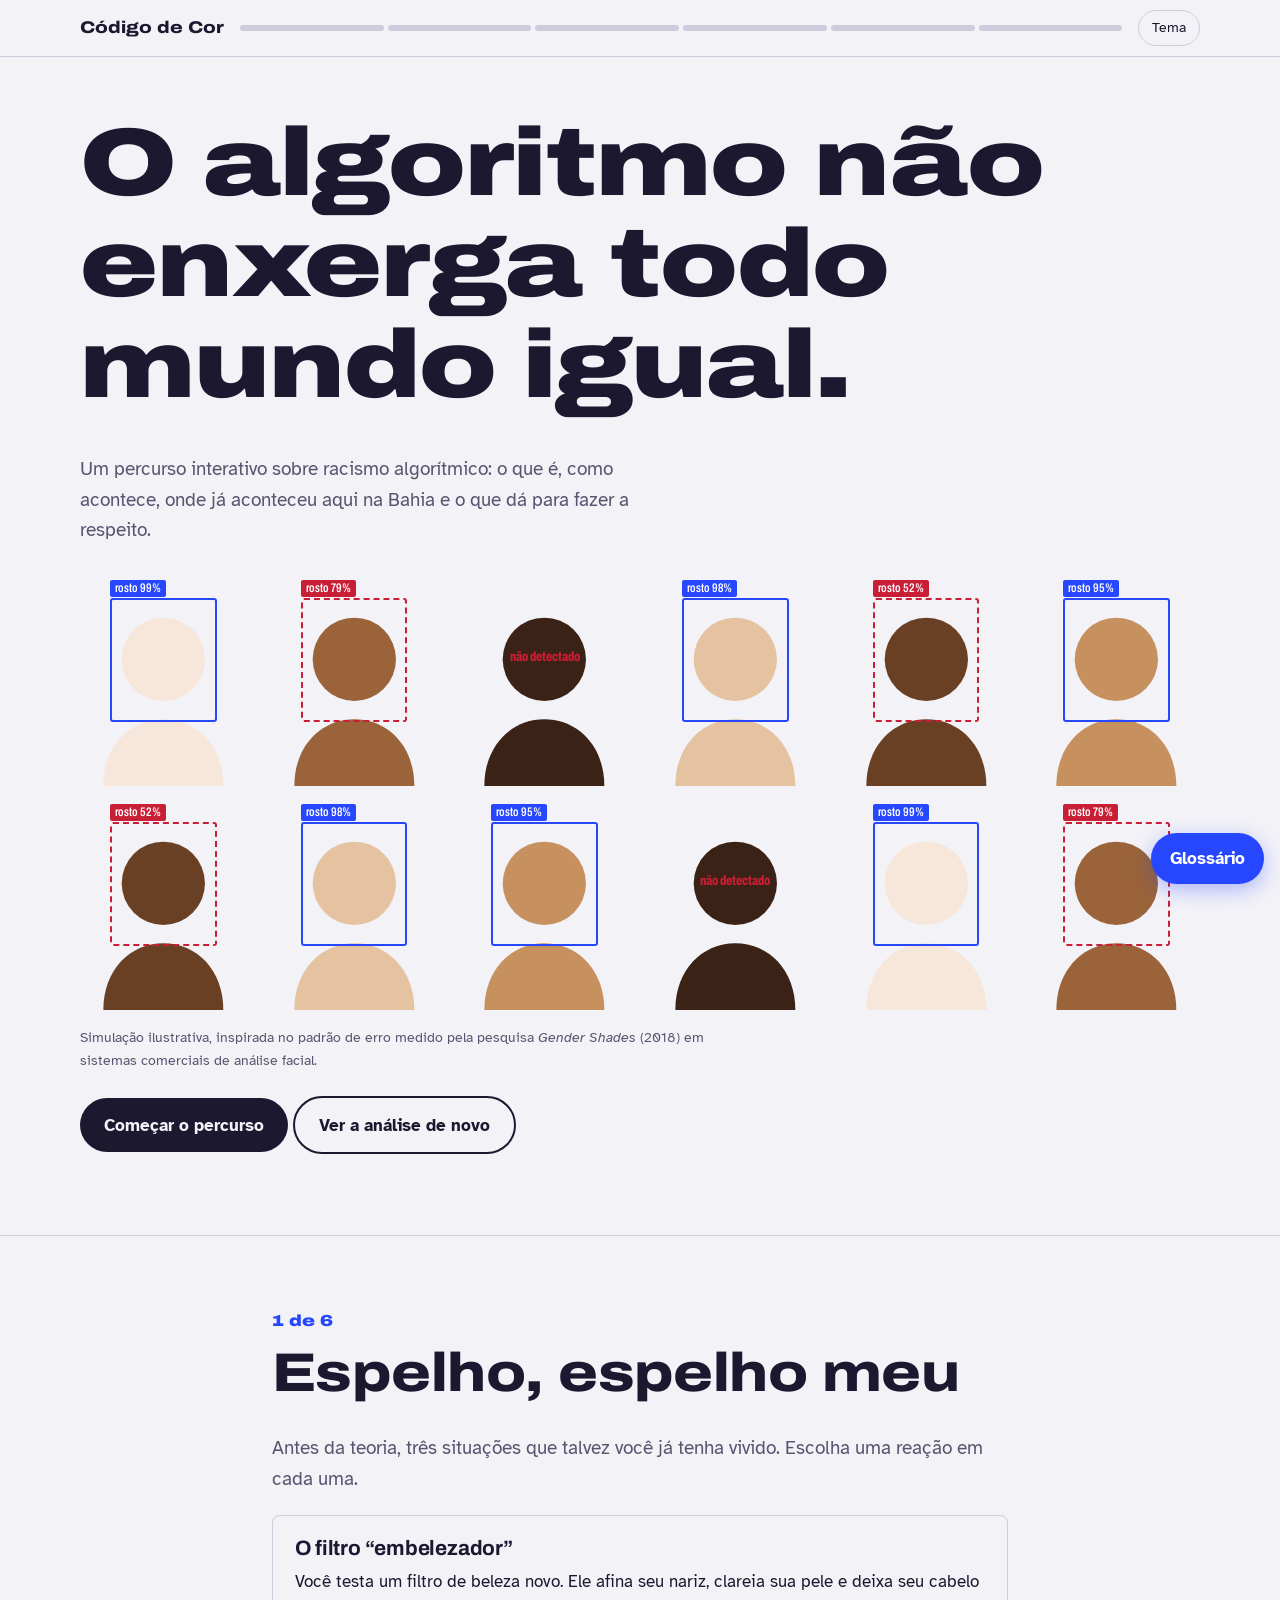
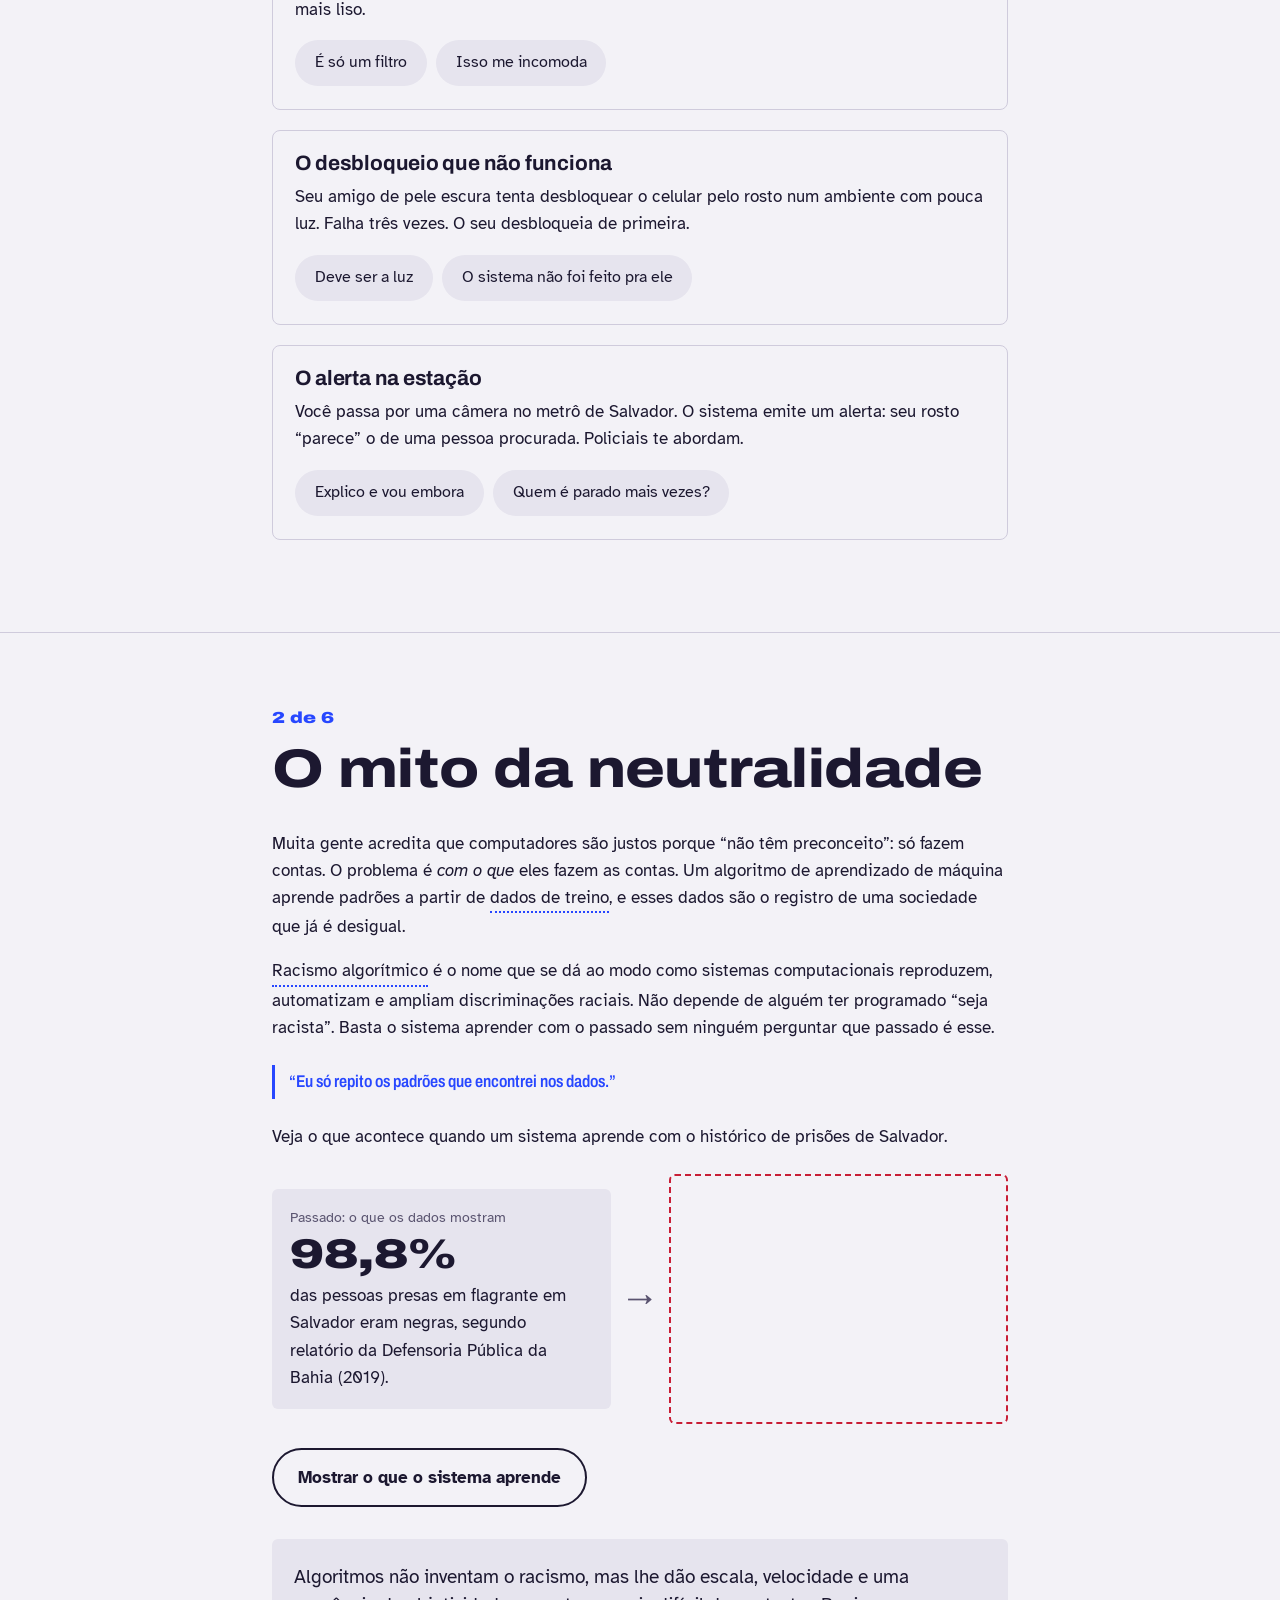
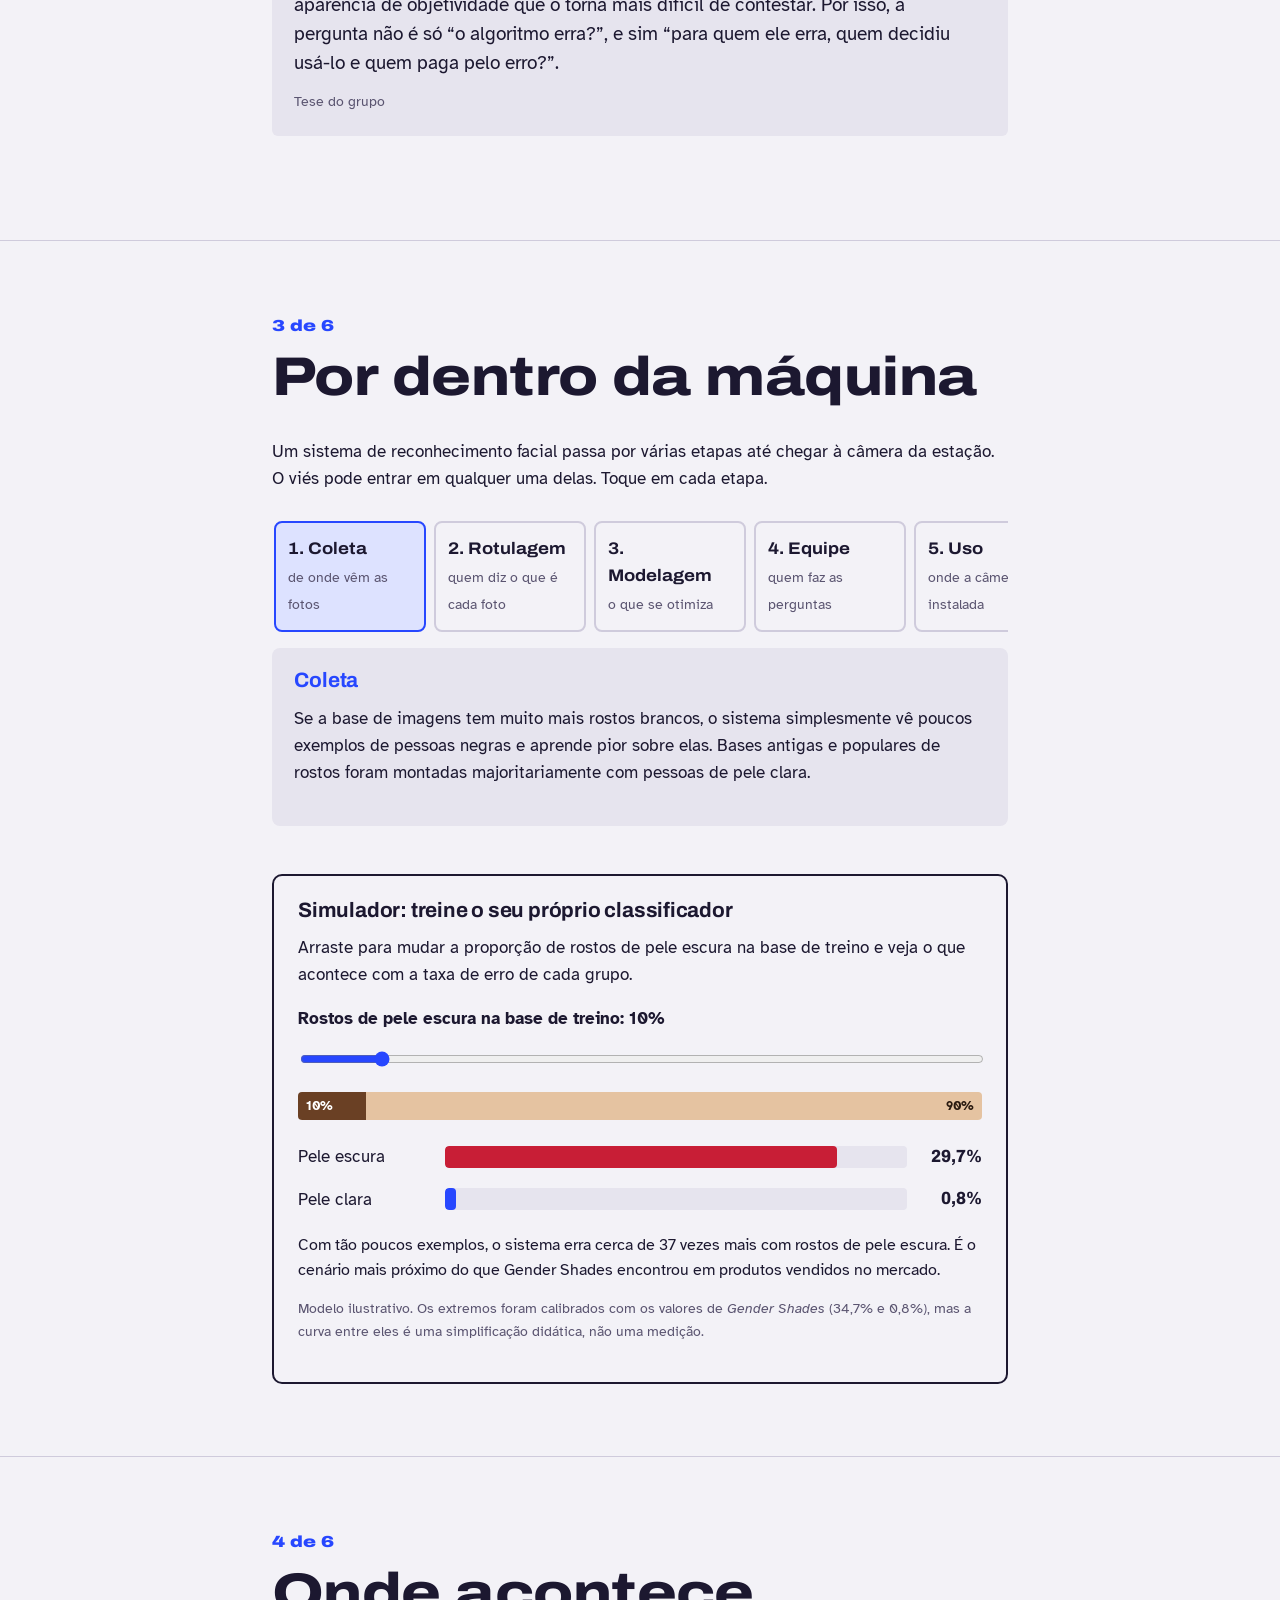
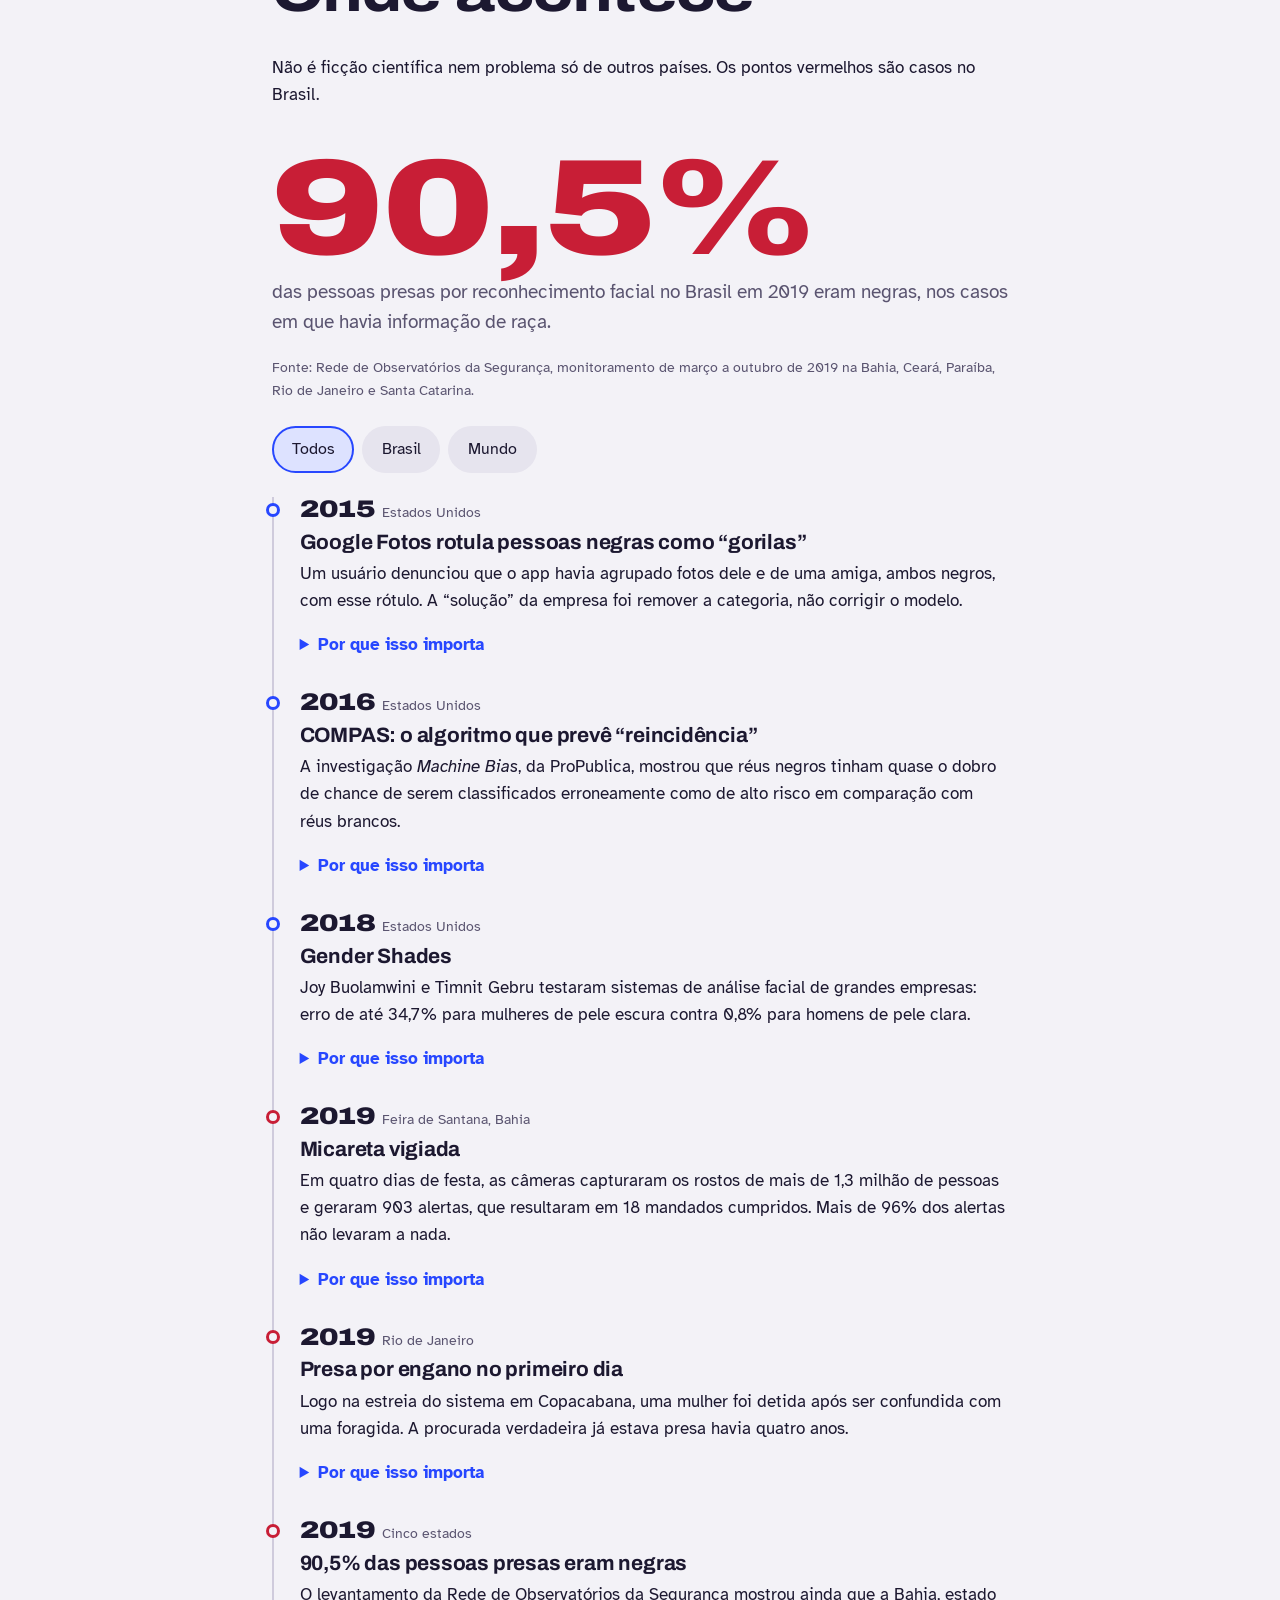
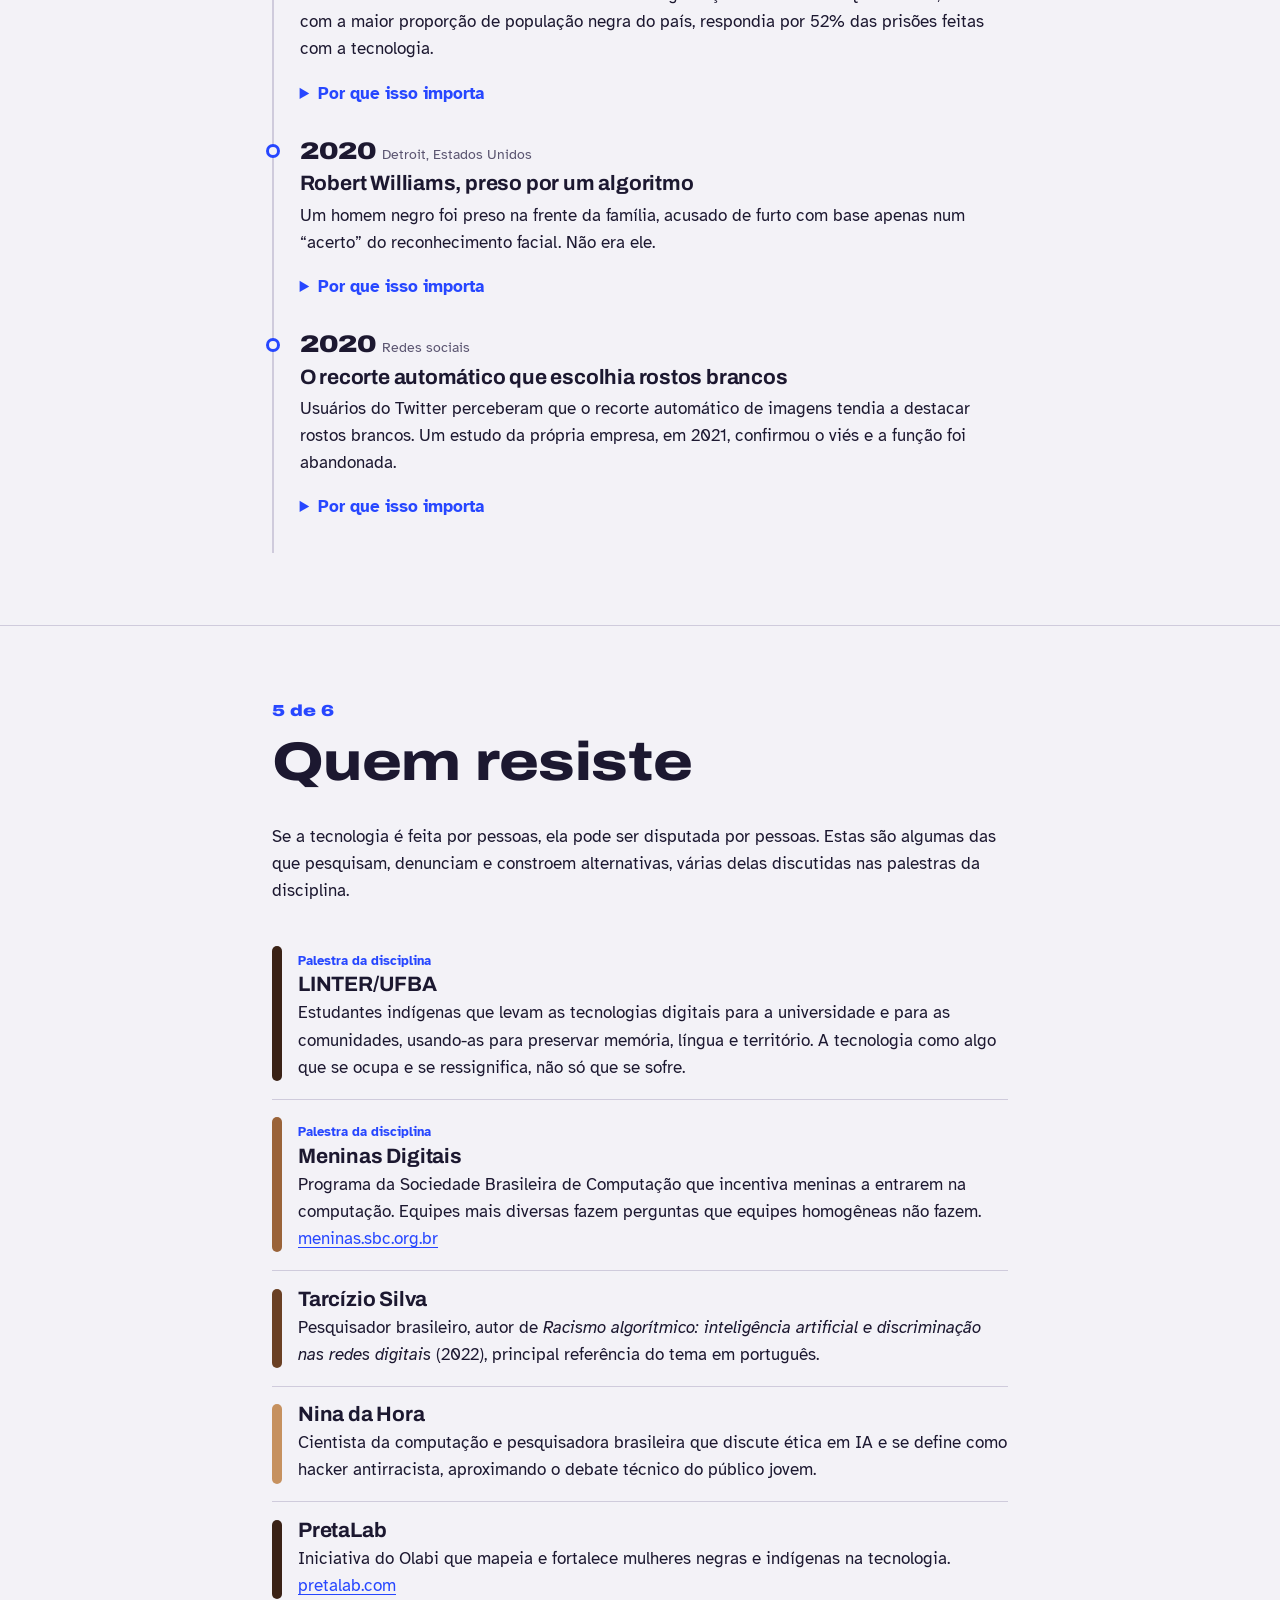
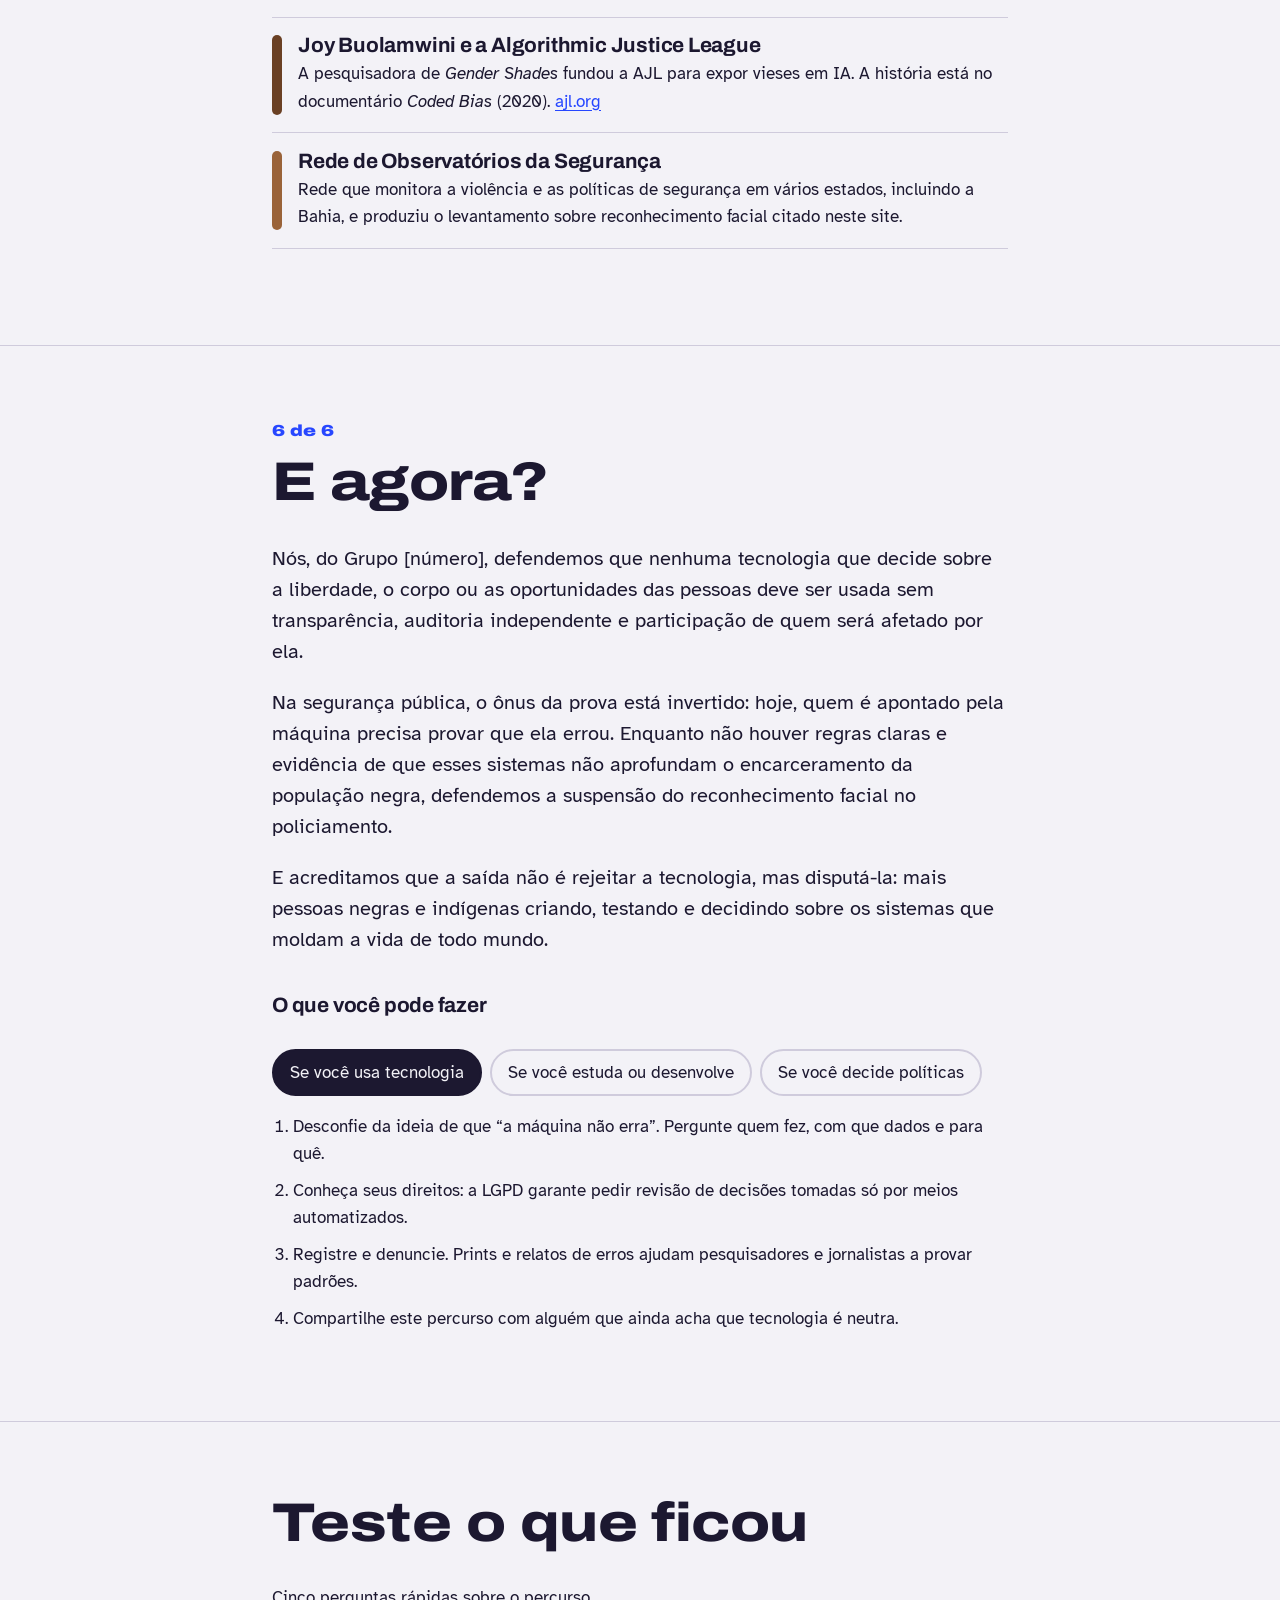
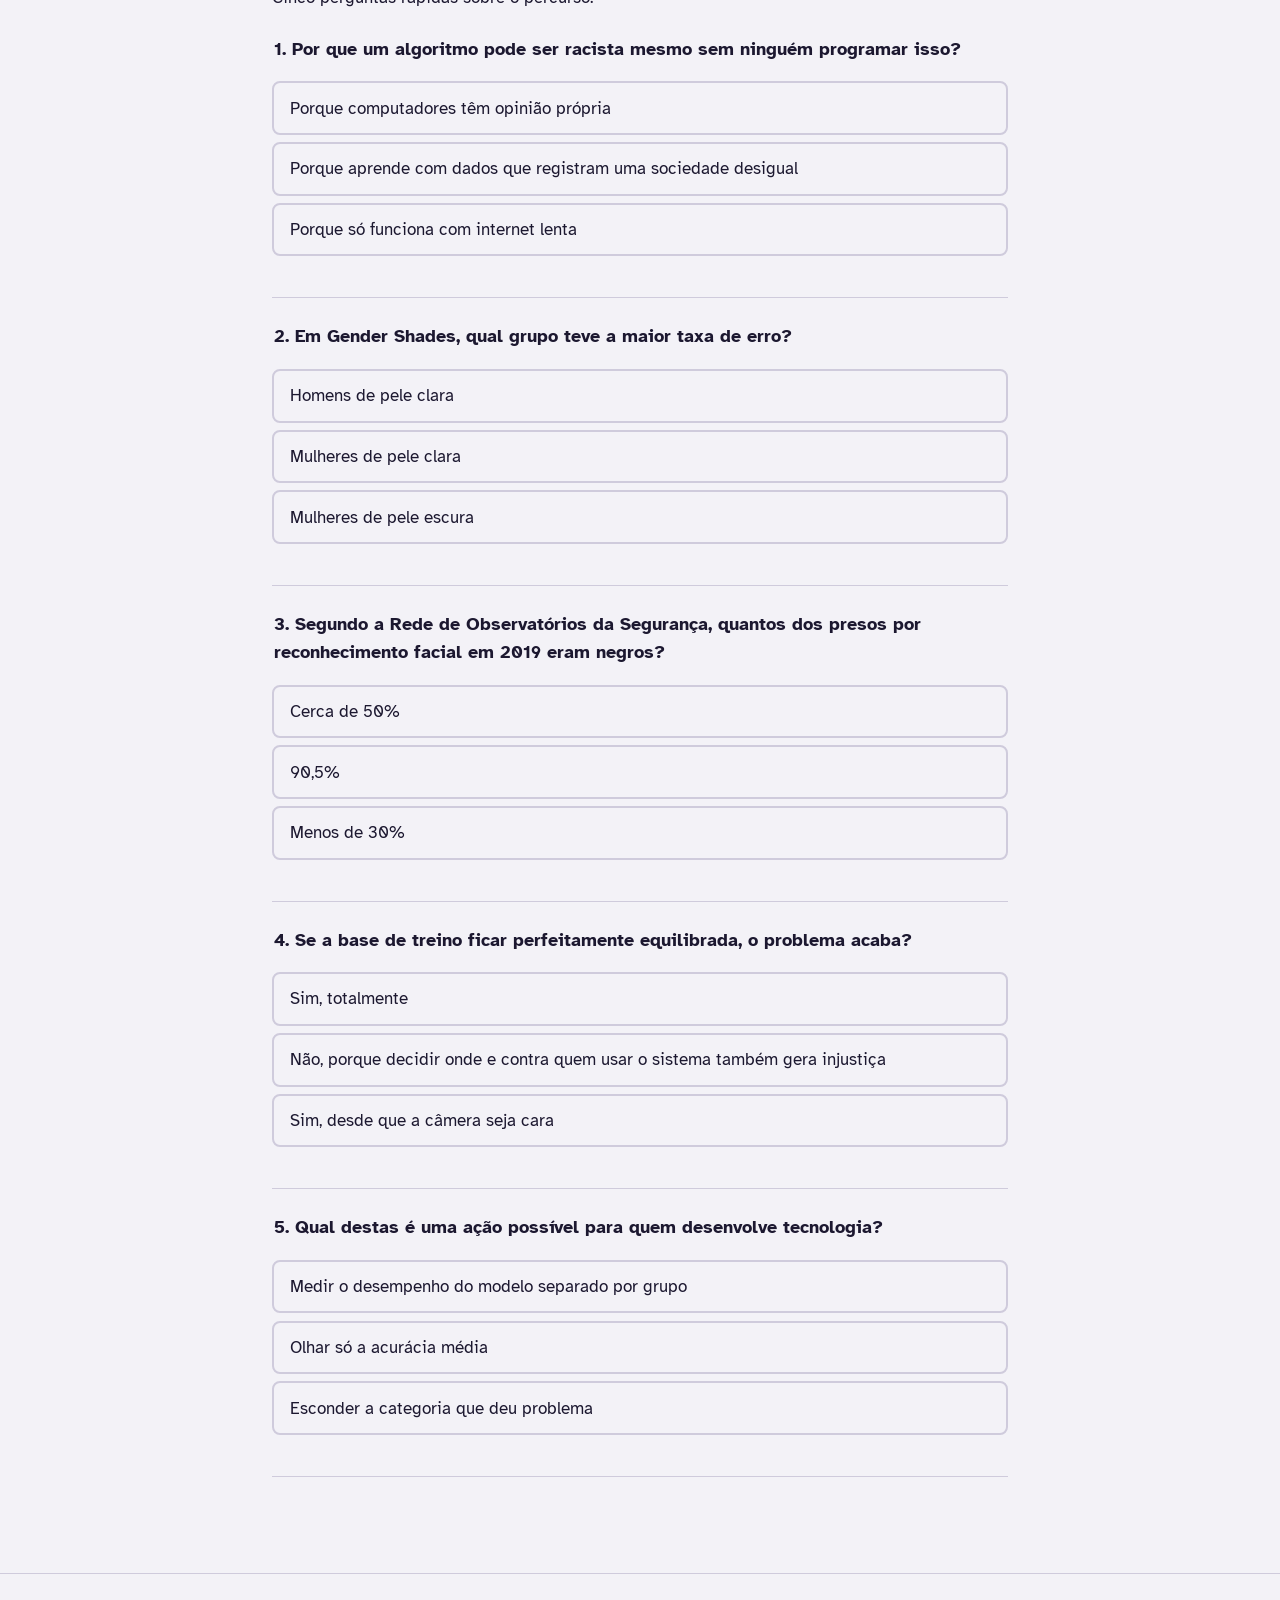
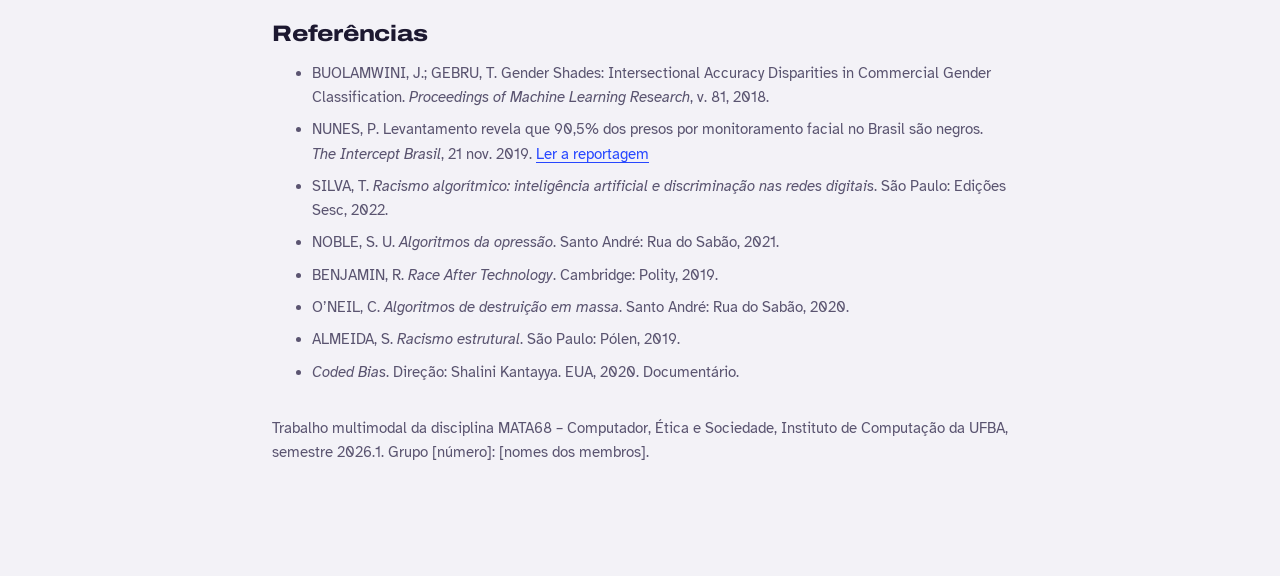
<file: codigo-de-cor(Prototipo).html>
<!DOCTYPE html>
<html lang="pt-BR">
<head>
<meta charset="utf-8">
<meta name="viewport" content="width=device-width, initial-scale=1, viewport-fit=cover">
<title>Código de Cor: um percurso pelo racismo algorítmico</title>
<link rel="preconnect" href="https://fonts.googleapis.com">
<link rel="preconnect" href="https://fonts.gstatic.com" crossorigin>
<link href="https://fonts.googleapis.com/css2?family=Archivo:wdth,wght@62..125,300..900&family=Atkinson+Hyperlegible:ital,wght@0,400;0,700;1,400&display=swap" rel="stylesheet">
<style>
:root{
  --paper:#F3F2F7; --paper-2:#E6E4EE; --ink:#1C1830; --muted:#5A5470;
  --machine:#2747FF; --machine-soft:#DDE2FF; --alert:#C81E36; --alert-soft:#FBE1E5;
  --t1:#F6E7DA; --t2:#E5C3A1; --t3:#C6915F; --t4:#9A6339; --t5:#6A4024; --t6:#3A2216;
  --line:#CFCBDC;
  --display:"Archivo", "Arial Narrow", Arial, sans-serif;
  --body:"Atkinson Hyperlegible", Verdana, "Segoe UI", sans-serif;
  color-scheme: light;
  box-sizing:border-box;
  padding-top:env(safe-area-inset-top,0px); padding-bottom:env(safe-area-inset-bottom,0px);
}
@media (prefers-color-scheme: dark){
  :root:not([data-theme="light"]){
    --paper:#15131E; --paper-2:#211E2D; --ink:#ECEAF3; --muted:#A8A2BC;
    --machine:#8494FF; --machine-soft:#262C52; --alert:#FF6B7D; --alert-soft:#3D1C24;
    --line:#383348; color-scheme: dark;
  }
}
:root[data-theme="dark"]{
  --paper:#15131E; --paper-2:#211E2D; --ink:#ECEAF3; --muted:#A8A2BC;
  --machine:#8494FF; --machine-soft:#262C52; --alert:#FF6B7D; --alert-soft:#3D1C24;
  --line:#383348; color-scheme: dark;
}
*,*::before,*::after{box-sizing:inherit}
html{height:100%; scroll-padding-top:calc(env(safe-area-inset-top,0px) + 64px); scroll-behavior:smooth}
@media (prefers-reduced-motion: reduce){html{scroll-behavior:auto}}
body{margin:0; background:var(--paper); color:var(--ink); font-family:var(--body); font-size:1.0625rem; line-height:1.6; -webkit-text-size-adjust:100%}
body::before{content:""; position:fixed; inset:0 0 auto; height:env(safe-area-inset-top,0px); z-index:30; background:var(--paper)}
img,svg{max-width:100%}
a{color:var(--machine); text-underline-offset:3px}
:focus-visible{outline:3px solid var(--machine); outline-offset:3px; border-radius:4px}
.wrap{width:min(100% - 2.5rem, 46rem); margin-inline:auto}
.wide{width:min(100% - 2.5rem, 70rem); margin-inline:auto}
h1,h2,h3{font-family:var(--display); line-height:1.05; margin:0 0 .6em; letter-spacing:-.01em}
h2{font-size:clamp(2rem, 6vw, 3.4rem); font-variation-settings:"wdth" 118; font-weight:800}
h3{font-size:1.3rem; font-variation-settings:"wdth" 100; font-weight:700}
p{margin:0 0 1em}
.lead{font-size:1.2rem; color:var(--muted)}
.skip{position:absolute; left:-999px; top:0; background:var(--ink); color:var(--paper); padding:.6rem 1rem; z-index:50}
.skip:focus{left:1rem; top:calc(env(safe-area-inset-top,0px) + .5rem)}

/* barra superior */
.bar{position:sticky; top:env(safe-area-inset-top,0px); z-index:20; background:color-mix(in srgb, var(--paper) 92%, transparent); backdrop-filter:blur(8px); border-bottom:1px solid var(--line)}
.bar-in{display:flex; align-items:center; gap:1rem; height:56px}
.brand{font-family:var(--display); font-weight:800; font-variation-settings:"wdth" 120; text-decoration:none; color:var(--ink); white-space:nowrap}
.steps{display:flex; gap:4px; flex:1; list-style:none; margin:0; padding:0}
.steps a{display:block; height:6px; border-radius:3px; background:var(--line); position:relative}
.steps li{flex:1}
.steps a.on{background:var(--machine)}
.steps a span{position:absolute; width:1px; height:1px; overflow:hidden; clip:rect(0 0 0 0)}
.steps a::after{content:""; position:absolute; inset:-14px 0}
.icon-btn{font:inherit; font-size:.9rem; background:none; border:1px solid var(--line); color:var(--ink); border-radius:999px; padding:.35rem .8rem; cursor:pointer; white-space:nowrap}
.icon-btn:hover{border-color:var(--ink)}

/* hero */
.hero{padding:3.5rem 0 4rem}
.hero h1{font-size:clamp(2.6rem, 9vw, 6rem); font-variation-settings:"wdth" 125; font-weight:900; max-width:14ch; margin-bottom:.4em}
.hero .lead{max-width:38rem}
.faces{display:grid; grid-template-columns:repeat(4, 1fr); gap:clamp(.5rem, 2vw, 1.5rem); margin:2.5rem 0 1rem; position:relative}
@media (min-width:760px){.faces{grid-template-columns:repeat(6, 1fr)}}
.face{position:relative; aspect-ratio:5/6}
.face svg{width:100%; height:100%; display:block}
.box{position:absolute; left:18%; top:6%; width:64%; height:62%; border:2px solid var(--machine); border-radius:3px; opacity:0; transform:scale(1.15); transition:opacity .35s, transform .35s}
.box.weak{border-style:dashed; border-color:var(--alert)}
.box.none{border:none}
.tag{position:absolute; left:-2px; bottom:100%; margin-bottom:3px; font-family:var(--display); font-variation-settings:"wdth" 70; font-weight:600; font-size:.78rem; line-height:1.2; padding:1px 5px; background:var(--machine); color:#fff; white-space:nowrap; border-radius:2px}
.weak .tag{background:var(--alert)}
.none .tag{background:none; color:var(--alert); left:50%; transform:translateX(-50%); bottom:auto; top:40%; font-weight:800; font-size:.85rem; text-align:center; white-space:normal; width:110%}
.scanned .box{opacity:1; transform:scale(1)}
.scanline{position:absolute; left:0; right:0; height:2px; background:var(--machine); box-shadow:0 0 12px var(--machine); top:0; opacity:0; pointer-events:none}
.scanning .scanline{animation:scan 2.4s ease-in-out forwards}
@keyframes scan{0%{top:0; opacity:1}90%{opacity:1}100%{top:100%; opacity:0}}
.caption{font-size:.9rem; color:var(--muted); max-width:40rem}
.btn{display:inline-block; font:inherit; font-weight:700; background:var(--ink); color:var(--paper); border:none; border-radius:999px; padding:.85rem 1.5rem; text-decoration:none; cursor:pointer}
.btn:hover{background:var(--machine); color:#fff}
.btn-ghost{background:none; color:var(--ink); border:2px solid var(--ink)}
.btn-ghost:hover{border-color:var(--machine); background:none; color:var(--machine)}

/* seções */
section.stage{padding:4.5rem 0; border-top:1px solid var(--line)}
.num{display:block; font-family:var(--display); font-variation-settings:"wdth" 125; font-weight:900; font-size:1rem; color:var(--machine); margin-bottom:.6rem}
.machine-voice{font-family:var(--display); font-variation-settings:"wdth" 80; font-weight:600; color:var(--machine); border-left:3px solid var(--machine); padding:.2rem 0 .2rem .9rem; margin:1.5rem 0}
blockquote.thesis{margin:2rem 0; padding:1.5rem 1.5rem 1.5rem 1.4rem; background:var(--paper-2); border-radius:6px; font-size:1.2rem; line-height:1.5}
blockquote.thesis footer{font-size:.9rem; color:var(--muted); margin-top:.8rem}
.term{font:inherit; color:inherit; background:none; border:none; padding:0; border-bottom:2px dotted var(--machine); cursor:help}

/* cenários */
.scenario{border:1px solid var(--line); border-radius:8px; padding:1.4rem; margin:1.25rem 0; background:var(--paper)}
.scenario h3{margin-bottom:.4em}
.choices{display:flex; flex-wrap:wrap; gap:.6rem; margin-top:.8rem}
.choice{font:inherit; font-size:.98rem; background:var(--paper-2); color:var(--ink); border:2px solid transparent; border-radius:999px; padding:.55rem 1.1rem; cursor:pointer}
.choice:hover{border-color:var(--line)}
.choice[aria-pressed="true"]{border-color:var(--machine); background:var(--machine-soft)}
.reveal{margin-top:1rem; padding-top:1rem; border-top:1px dashed var(--line)}
.reveal[hidden]{display:none}
.reveal .react{font-weight:700}

/* passado/futuro */
.ledger{display:grid; gap:1rem; margin:1.5rem 0}
@media (min-width:640px){.ledger{grid-template-columns:1fr auto 1fr; align-items:center}}
.ledger .cell{background:var(--paper-2); border-radius:6px; padding:1.1rem}
.ledger .big{font-family:var(--display); font-variation-settings:"wdth" 125; font-weight:900; font-size:2.6rem; line-height:1}
.ledger .arrow{font-family:var(--display); font-size:1.6rem; text-align:center; color:var(--muted)}
.ledger .future{border:2px dashed var(--alert); background:none}
.ledger .future[data-shown="false"] .big, .ledger .future[data-shown="false"] p{visibility:hidden}

/* pipeline */
.pipe{display:flex; gap:.5rem; overflow-x:auto; padding:.3rem .1rem 1rem; margin:1.5rem 0 0; list-style:none}
.pipe button{font:inherit; text-align:left; min-width:9.5rem; background:var(--paper); color:var(--ink); border:2px solid var(--line); border-radius:8px; padding:.8rem; cursor:pointer; height:100%}
.pipe button b{display:block; font-family:var(--display); font-variation-settings:"wdth" 110; font-size:1.05rem}
.pipe button small{color:var(--muted)}
.pipe button[aria-selected="true"]{border-color:var(--machine); background:var(--machine-soft)}
.pipe-panel{background:var(--paper-2); border-radius:8px; padding:1.4rem; min-height:11rem}
.pipe-panel h3{color:var(--machine)}

/* simulador */
.sim{margin-top:3rem; border:2px solid var(--ink); border-radius:10px; padding:1.5rem}
.sim label{font-weight:700; display:block; margin-bottom:.5rem}
.sim input[type=range]{width:100%; accent-color:var(--machine); height:2rem}
.share{display:flex; height:28px; border-radius:4px; overflow:hidden; margin:.6rem 0 1.4rem}
.share div{display:flex; align-items:center; padding-inline:.5rem; font-size:.82rem; font-weight:700; white-space:nowrap; overflow:hidden}
.share .d{background:var(--t5); color:#fff}
.share .l{background:var(--t2); color:#2a1a10; flex:1; justify-content:flex-end}
.bars{display:grid; gap:.9rem}
.barrow{display:grid; grid-template-columns:8.5rem 1fr 4rem; gap:.7rem; align-items:center}
.track{height:22px; background:var(--paper-2); border-radius:4px; overflow:hidden}
.fill{height:100%; background:var(--machine); border-radius:4px; transition:width .25s}
.fill.hot{background:var(--alert)}
.val{font-family:var(--display); font-variation-settings:"wdth" 90; font-weight:800; font-size:1.1rem; text-align:right}
.sim-note{margin-top:1.2rem; font-size:.98rem}
.small{font-size:.88rem; color:var(--muted)}

/* casos */
.filters{display:flex; gap:.5rem; margin:1.5rem 0}
.timeline{list-style:none; margin:0; padding:0; border-left:2px solid var(--line)}
.timeline li{position:relative; padding:0 0 2rem 1.6rem}
.timeline li::before{content:""; position:absolute; left:-8px; top:.35rem; width:14px; height:14px; border-radius:50%; background:var(--paper); border:3px solid var(--machine)}
.timeline li.br::before{border-color:var(--alert)}
.timeline li[hidden]{display:none}
.year{font-family:var(--display); font-variation-settings:"wdth" 125; font-weight:900; font-size:1.5rem; line-height:1}
.place{font-size:.88rem; color:var(--muted); margin-left:.4rem}
.timeline h3{margin:.4rem 0 .4rem}
details{margin-top:.4rem}
summary{cursor:pointer; color:var(--machine); font-weight:700}
.stat{font-family:var(--display); font-variation-settings:"wdth" 125; font-weight:900; color:var(--alert); font-size:clamp(4rem, 16vw, 8.5rem); line-height:.9; margin:2.5rem 0 .4rem}

/* resistência */
.people{list-style:none; padding:0; margin:1.5rem 0}
.people li{display:grid; grid-template-columns:10px 1fr; gap:1rem; padding:1.1rem 0; border-bottom:1px solid var(--line)}
.people li > i{border-radius:5px}
.people h3{margin:0 0 .2rem}
.people p{margin:0}
.from-lecture{display:inline-block; font-size:.8rem; font-weight:700; color:var(--machine); margin-bottom:.2rem}

/* agora */
.manifesto p{font-size:1.25rem; line-height:1.55}
.tabs{display:flex; flex-wrap:wrap; gap:.5rem; margin:2rem 0 1rem}
.tabs button{font:inherit; background:none; color:var(--ink); border:2px solid var(--line); border-radius:999px; padding:.5rem 1rem; cursor:pointer}
.tabs button[aria-selected="true"]{background:var(--ink); color:var(--paper); border-color:var(--ink)}
.tabpanel ol{padding-left:1.3rem}
.tabpanel li{margin-bottom:.6rem}

/* quiz */
.q{margin:1.5rem 0; padding-bottom:1.5rem; border-bottom:1px solid var(--line)}
.q fieldset{border:none; padding:0; margin:0}
.q legend{font-weight:700; font-size:1.1rem; margin-bottom:.7rem}
.opt{display:block; width:100%; text-align:left; font:inherit; background:var(--paper); color:var(--ink); border:2px solid var(--line); border-radius:8px; padding:.7rem 1rem; margin:.45rem 0; cursor:pointer}
.opt:hover:not(:disabled){border-color:var(--ink)}
.opt:disabled{cursor:default}
.opt.right{border-color:var(--machine); background:var(--machine-soft)}
.opt.wrong{border-color:var(--alert); background:var(--alert-soft)}
.fb{margin-top:.6rem}
.score{font-family:var(--display); font-variation-settings:"wdth" 120; font-weight:800; font-size:1.4rem}

/* glossário */
dialog{border:none; border-radius:12px; padding:0; width:min(100% - 2rem, 34rem); max-height:80vh; background:var(--paper); color:var(--ink); box-shadow:0 20px 60px rgba(0,0,0,.35)}
dialog::backdrop{background:rgba(10,8,20,.55)}
.dlg-head{display:flex; justify-content:space-between; align-items:center; padding:1rem 1.25rem; border-bottom:1px solid var(--line); position:sticky; top:0; background:var(--paper)}
.dlg-head h2{font-size:1.5rem; margin:0}
.dlg-body{padding:1rem 1.25rem 1.5rem}
dl dt{font-weight:700; margin-top:1rem}
dl dt.hl{color:var(--machine)}
dl dd{margin:.2rem 0 0}
.fab{position:fixed; right:1rem; bottom:calc(1rem + env(safe-area-inset-bottom,0px)); z-index:15; font:inherit; font-weight:700; background:var(--machine); color:#fff; border:none; border-radius:999px; padding:.75rem 1.2rem; cursor:pointer; box-shadow:0 6px 20px rgba(39,71,255,.35)}

footer.site{border-top:1px solid var(--line); padding:3rem 0 6rem; font-size:.95rem; color:var(--muted)}
footer.site h2{font-size:1.4rem; color:var(--ink)}
.refs li{margin-bottom:.5rem}
@media (prefers-reduced-motion: reduce){
  .box,.fill{transition:none}
  .scanning .scanline{animation:none}
}
</style>
</head>
<body>
<a class="skip" href="#espelho">Pular para o conteúdo</a>

<header class="bar">
  <div class="wide bar-in">
    <a class="brand" href="#inicio">Código de Cor</a>
    <ol class="steps" aria-label="Etapas do percurso">
      <li><a href="#espelho"><span>1. Espelho, espelho meu</span></a></li>
      <li><a href="#neutralidade"><span>2. O mito da neutralidade</span></a></li>
      <li><a href="#maquina"><span>3. Por dentro da máquina</span></a></li>
      <li><a href="#casos"><span>4. Onde acontece</span></a></li>
      <li><a href="#resistencia"><span>5. Quem resiste</span></a></li>
      <li><a href="#agora"><span>6. E agora?</span></a></li>
    </ol>
    <button class="icon-btn" id="themeBtn" type="button" aria-label="Alternar tema claro ou escuro">Tema</button>
  </div>
</header>

<main>
<section class="hero" id="inicio">
  <div class="wide">
    <h1>O algoritmo não enxerga todo mundo igual.</h1>
    <p class="lead">Um percurso interativo sobre racismo algorítmico: o que é, como acontece, onde já aconteceu aqui na Bahia e o que dá para fazer a respeito.</p>
    <div class="faces" id="faces" role="img" aria-label="Simulação de um sistema de reconhecimento facial analisando doze rostos de tons de pele diferentes. Os rostos de pele clara são detectados com mais de 95% de confiança. Os de pele mais escura recebem confiança baixa ou não são detectados.">
      <div class="scanline"></div>
    </div>
    <p class="caption">Simulação ilustrativa, inspirada no padrão de erro medido pela pesquisa <i>Gender Shades</i> (2018) em sistemas comerciais de análise facial.</p>
    <p style="margin-top:1.5rem"><a class="btn" href="#espelho">Começar o percurso</a> <button class="btn btn-ghost" type="button" id="replay">Ver a análise de novo</button></p>
  </div>
</section>

<section class="stage" id="espelho">
  <div class="wrap">
    <span class="num">1 de 6</span>
    <h2>Espelho, espelho meu</h2>
    <p class="lead">Antes da teoria, três situações que talvez você já tenha vivido. Escolha uma reação em cada uma.</p>

    <div class="scenario" data-scn>
      <h3>O filtro “embelezador”</h3>
      <p>Você testa um filtro de beleza novo. Ele afina seu nariz, clareia sua pele e deixa seu cabelo mais liso.</p>
      <div class="choices">
        <button class="choice" type="button" aria-pressed="false" data-react="Muita gente pensa assim, e é justamente por parecer inofensivo que passa despercebido.">É só um filtro</button>
        <button class="choice" type="button" aria-pressed="false" data-react="Esse incômodo tem fundamento.">Isso me incomoda</button>
      </div>
      <div class="reveal" hidden><p class="react"></p><p>Filtros aprendem o que é “bonito” a partir de milhões de imagens e avaliações. Se essas imagens refletem um padrão de beleza branco, o algoritmo transforma esse padrão em regra e devolve para você um rosto “corrigido” na direção dele.</p></div>
    </div>

    <div class="scenario" data-scn>
      <h3>O desbloqueio que não funciona</h3>
      <p>Seu amigo de pele escura tenta desbloquear o celular pelo rosto num ambiente com pouca luz. Falha três vezes. O seu desbloqueia de primeira.</p>
      <div class="choices">
        <button class="choice" type="button" aria-pressed="false" data-react="A luz importa, mas não explica tudo.">Deve ser a luz</button>
        <button class="choice" type="button" aria-pressed="false" data-react="Exatamente. O defeito não está no rosto dele.">O sistema não foi feito pra ele</button>
      </div>
      <div class="reveal" hidden><p class="react"></p><p>Em 2018, a pesquisa <i>Gender Shades</i> testou sistemas comerciais de três empresas: o erro chegou a 34,7% para mulheres de pele escura e ficou em 0,8% para homens de pele clara. Quando os dados de treino e os testes priorizam um tipo de rosto, os outros viram exceção.</p></div>
    </div>

    <div class="scenario" data-scn>
      <h3>O alerta na estação</h3>
      <p>Você passa por uma câmera no metrô de Salvador. O sistema emite um alerta: seu rosto “parece” o de uma pessoa procurada. Policiais te abordam.</p>
      <div class="choices">
        <button class="choice" type="button" aria-pressed="false" data-react="Na prática, quem é abordado precisa provar que não é quem a máquina disse.">Explico e vou embora</button>
        <button class="choice" type="button" aria-pressed="false" data-react="E a resposta, nos dados, tem cor.">Quem é parado mais vezes?</button>
      </div>
      <div class="reveal" hidden><p class="react"></p><p>Em 2019, a Rede de Observatórios da Segurança acompanhou prisões feitas com reconhecimento facial em cinco estados. Nos casos com informação de raça, 90,5% das pessoas presas eram negras, e a Bahia concentrava mais da metade das prisões. Você vai ver esse caso de perto na etapa 4.</p></div>
    </div>
  </div>
</section>

<section class="stage" id="neutralidade">
  <div class="wrap">
    <span class="num">2 de 6</span>
    <h2>O mito da neutralidade</h2>
    <p>Muita gente acredita que computadores são justos porque “não têm preconceito”: só fazem contas. O problema é <em>com o que</em> eles fazem as contas. Um algoritmo de aprendizado de máquina aprende padrões a partir de <button class="term" type="button" data-term="dados de treino">dados de treino</button>, e esses dados são o registro de uma sociedade que já é desigual.</p>
    <p><button class="term" type="button" data-term="racismo algorítmico">Racismo algorítmico</button> é o nome que se dá ao modo como sistemas computacionais reproduzem, automatizam e ampliam discriminações raciais. Não depende de alguém ter programado “seja racista”. Basta o sistema aprender com o passado sem ninguém perguntar que passado é esse.</p>

    <p class="machine-voice">“Eu só repito os padrões que encontrei nos dados.”</p>

    <p>Veja o que acontece quando um sistema aprende com o histórico de prisões de Salvador.</p>
    <div class="ledger">
      <div class="cell">
        <p class="small" style="margin:0 0 .3rem">Passado: o que os dados mostram</p>
        <div class="big">98,8%</div>
        <p style="margin:.4rem 0 0">das pessoas presas em flagrante em Salvador eram negras, segundo relatório da Defensoria Pública da Bahia (2019).</p>
      </div>
      <div class="arrow" aria-hidden="true">→</div>
      <div class="cell future" id="future" data-shown="false" aria-live="polite">
        <p class="small" style="margin:0 0 .3rem">Futuro: o que o sistema aprende</p>
        <div class="big">“suspeito”</div>
        <p style="margin:.4rem 0 0">vira sinônimo de “negro”. O sistema aponta mais pessoas negras, que geram mais prisões, que viram novos dados de treino. O ciclo se fecha sozinho.</p>
      </div>
    </div>
    <p><button class="btn btn-ghost" type="button" id="futureBtn">Mostrar o que o sistema aprende</button></p>

    <blockquote class="thesis">
      Algoritmos não inventam o racismo, mas lhe dão escala, velocidade e uma aparência de objetividade que o torna mais difícil de contestar. Por isso, a pergunta não é só “o algoritmo erra?”, e sim “para quem ele erra, quem decidiu usá-lo e quem paga pelo erro?”.
      <footer>Tese do grupo</footer>
    </blockquote>
  </div>
</section>

<section class="stage" id="maquina">
  <div class="wrap">
    <span class="num">3 de 6</span>
    <h2>Por dentro da máquina</h2>
    <p>Um sistema de reconhecimento facial passa por várias etapas até chegar à câmera da estação. O viés pode entrar em qualquer uma delas. Toque em cada etapa.</p>
  </div>
  <div class="wrap">
    <ol class="pipe" role="tablist" aria-label="Etapas de um sistema de IA" id="pipe"></ol>
    <div class="pipe-panel" role="tabpanel" id="pipePanel" aria-live="polite"></div>

    <div class="sim" id="sim">
      <h3>Simulador: treine o seu próprio classificador</h3>
      <p>Arraste para mudar a proporção de rostos de pele escura na base de treino e veja o que acontece com a taxa de erro de cada grupo.</p>
      <label for="mix">Rostos de pele escura na base de treino: <span id="mixOut">10%</span></label>
      <input type="range" id="mix" min="5" max="50" step="1" value="10">
      <div class="share" aria-hidden="true"><div class="d" id="shD">10%</div><div class="l" id="shL">90%</div></div>
      <div class="bars">
        <div class="barrow"><span>Pele escura</span><div class="track"><div class="fill hot" id="bD"></div></div><span class="val" id="vD"></span></div>
        <div class="barrow"><span>Pele clara</span><div class="track"><div class="fill" id="bL"></div></div><span class="val" id="vL"></span></div>
      </div>
      <p class="sim-note" id="simNote" aria-live="polite"></p>
      <p class="small">Modelo ilustrativo. Os extremos foram calibrados com os valores de <i>Gender Shades</i> (34,7% e 0,8%), mas a curva entre eles é uma simplificação didática, não uma medição.</p>
    </div>
  </div>
</section>

<section class="stage" id="casos">
  <div class="wrap">
    <span class="num">4 de 6</span>
    <h2>Onde acontece</h2>
    <p>Não é ficção científica nem problema só de outros países. Os pontos vermelhos são casos no Brasil.</p>
    <p class="stat">90,5%</p>
    <p class="lead">das pessoas presas por reconhecimento facial no Brasil em 2019 eram negras, nos casos em que havia informação de raça.</p>
    <p class="small">Fonte: Rede de Observatórios da Segurança, monitoramento de março a outubro de 2019 na Bahia, Ceará, Paraíba, Rio de Janeiro e Santa Catarina.</p>

    <div class="filters" role="group" aria-label="Filtrar casos">
      <button class="choice" type="button" aria-pressed="true" data-filter="all">Todos</button>
      <button class="choice" type="button" aria-pressed="false" data-filter="br">Brasil</button>
      <button class="choice" type="button" aria-pressed="false" data-filter="world">Mundo</button>
    </div>

    <ol class="timeline" id="timeline">
      <li data-where="world"><span class="year">2015</span><span class="place">Estados Unidos</span>
        <h3>Google Fotos rotula pessoas negras como “gorilas”</h3>
        <p>Um usuário denunciou que o app havia agrupado fotos dele e de uma amiga, ambos negros, com esse rótulo. A “solução” da empresa foi remover a categoria, não corrigir o modelo.</p>
        <details><summary>Por que isso importa</summary><p>Mostra como a falta de diversidade nos dados de treino e nos testes gera erros que desumanizam, e como esconder o sintoma é mais barato do que tratar a causa.</p></details></li>
      <li data-where="world"><span class="year">2016</span><span class="place">Estados Unidos</span>
        <h3>COMPAS: o algoritmo que prevê “reincidência”</h3>
        <p>A investigação <i>Machine Bias</i>, da ProPublica, mostrou que réus negros tinham quase o dobro de chance de serem classificados erroneamente como de alto risco em comparação com réus brancos.</p>
        <details><summary>Por que isso importa</summary><p>Quando um número decide fiança e pena, o viés deixa de ser um incômodo e passa a tirar liberdade.</p></details></li>
      <li data-where="world"><span class="year">2018</span><span class="place">Estados Unidos</span>
        <h3>Gender Shades</h3>
        <p>Joy Buolamwini e Timnit Gebru testaram sistemas de análise facial de grandes empresas: erro de até 34,7% para mulheres de pele escura contra 0,8% para homens de pele clara.</p>
        <details><summary>Por que isso importa</summary><p>Transformou uma suspeita em evidência mensurável e pressionou as empresas a reverem seus produtos.</p></details></li>
      <li data-where="br" class="br"><span class="year">2019</span><span class="place">Feira de Santana, Bahia</span>
        <h3>Micareta vigiada</h3>
        <p>Em quatro dias de festa, as câmeras capturaram os rostos de mais de 1,3 milhão de pessoas e geraram 903 alertas, que resultaram em 18 mandados cumpridos. Mais de 96% dos alertas não levaram a nada.</p>
        <details><summary>Por que isso importa</summary><p>Cada alerta falso é uma pessoa abordada sem motivo. Numa cidade de maioria negra, essas abordagens não se distribuem por acaso.</p></details></li>
      <li data-where="br" class="br"><span class="year">2019</span><span class="place">Rio de Janeiro</span>
        <h3>Presa por engano no primeiro dia</h3>
        <p>Logo na estreia do sistema em Copacabana, uma mulher foi detida após ser confundida com uma foragida. A procurada verdadeira já estava presa havia quatro anos.</p>
        <details><summary>Por que isso importa</summary><p>O erro não foi só da câmera: foi também de um banco de dados desatualizado e de uma polícia que confiou na máquina sem checar.</p></details></li>
      <li data-where="br" class="br"><span class="year">2019</span><span class="place">Cinco estados</span>
        <h3>90,5% das pessoas presas eram negras</h3>
        <p>O levantamento da Rede de Observatórios da Segurança mostrou ainda que a Bahia, estado com a maior proporção de população negra do país, respondia por 52% das prisões feitas com a tecnologia.</p>
        <details><summary>Por que isso importa</summary><p>Mesmo um sistema tecnicamente “preciso” amplia a desigualdade se for instalado onde a polícia já concentra suas abordagens.</p></details></li>
      <li data-where="world"><span class="year">2020</span><span class="place">Detroit, Estados Unidos</span>
        <h3>Robert Williams, preso por um algoritmo</h3>
        <p>Um homem negro foi preso na frente da família, acusado de furto com base apenas num “acerto” do reconhecimento facial. Não era ele.</p>
        <details><summary>Por que isso importa</summary><p>É um dos primeiros casos documentados de prisão injusta causada diretamente por reconhecimento facial, e virou referência no debate sobre proibir a tecnologia na polícia.</p></details></li>
      <li data-where="world"><span class="year">2020</span><span class="place">Redes sociais</span>
        <h3>O recorte automático que escolhia rostos brancos</h3>
        <p>Usuários do Twitter perceberam que o recorte automático de imagens tendia a destacar rostos brancos. Um estudo da própria empresa, em 2021, confirmou o viés e a função foi abandonada.</p>
        <details><summary>Por que isso importa</summary><p>O racismo algorítmico também decide quem aparece e quem some na sua timeline.</p></details></li>
    </ol>
  </div>
</section>

<section class="stage" id="resistencia">
  <div class="wrap">
    <span class="num">5 de 6</span>
    <h2>Quem resiste</h2>
    <p>Se a tecnologia é feita por pessoas, ela pode ser disputada por pessoas. Estas são algumas das que pesquisam, denunciam e constroem alternativas, várias delas discutidas nas palestras da disciplina.</p>
    <ul class="people">
      <li><i style="background:var(--t6)"></i><div><span class="from-lecture">Palestra da disciplina</span><h3>LINTER/UFBA</h3><p>Estudantes indígenas que levam as tecnologias digitais para a universidade e para as comunidades, usando-as para preservar memória, língua e território. A tecnologia como algo que se ocupa e se ressignifica, não só que se sofre.</p></div></li>
      <li><i style="background:var(--t4)"></i><div><span class="from-lecture">Palestra da disciplina</span><h3>Meninas Digitais</h3><p>Programa da Sociedade Brasileira de Computação que incentiva meninas a entrarem na computação. Equipes mais diversas fazem perguntas que equipes homogêneas não fazem. <a href="https://meninas.sbc.org.br">meninas.sbc.org.br</a></p></div></li>
      <li><i style="background:var(--t5)"></i><div><h3>Tarcízio Silva</h3><p>Pesquisador brasileiro, autor de <i>Racismo algorítmico: inteligência artificial e discriminação nas redes digitais</i> (2022), principal referência do tema em português.</p></div></li>
      <li><i style="background:var(--t3)"></i><div><h3>Nina da Hora</h3><p>Cientista da computação e pesquisadora brasileira que discute ética em IA e se define como hacker antirracista, aproximando o debate técnico do público jovem.</p></div></li>
      <li><i style="background:var(--t6)"></i><div><h3>PretaLab</h3><p>Iniciativa do Olabi que mapeia e fortalece mulheres negras e indígenas na tecnologia. <a href="https://www.pretalab.com">pretalab.com</a></p></div></li>
      <li><i style="background:var(--t5)"></i><div><h3>Joy Buolamwini e a Algorithmic Justice League</h3><p>A pesquisadora de <i>Gender Shades</i> fundou a AJL para expor vieses em IA. A história está no documentário <i>Coded Bias</i> (2020). <a href="https://www.ajl.org">ajl.org</a></p></div></li>
      <li><i style="background:var(--t4)"></i><div><h3>Rede de Observatórios da Segurança</h3><p>Rede que monitora a violência e as políticas de segurança em vários estados, incluindo a Bahia, e produziu o levantamento sobre reconhecimento facial citado neste site.</p></div></li>
    </ul>
  </div>
</section>

<section class="stage" id="agora">
  <div class="wrap">
    <span class="num">6 de 6</span>
    <h2>E agora?</h2>
    <div class="manifesto">
      <p>Nós, do Grupo [número], defendemos que nenhuma tecnologia que decide sobre a liberdade, o corpo ou as oportunidades das pessoas deve ser usada sem transparência, auditoria independente e participação de quem será afetado por ela.</p>
      <p>Na segurança pública, o ônus da prova está invertido: hoje, quem é apontado pela máquina precisa provar que ela errou. Enquanto não houver regras claras e evidência de que esses sistemas não aprofundam o encarceramento da população negra, defendemos a suspensão do reconhecimento facial no policiamento.</p>
      <p>E acreditamos que a saída não é rejeitar a tecnologia, mas disputá-la: mais pessoas negras e indígenas criando, testando e decidindo sobre os sistemas que moldam a vida de todo mundo.</p>
    </div>

    <h3 style="margin-top:2.5rem">O que você pode fazer</h3>
    <div class="tabs" role="tablist" aria-label="Ações por perfil">
      <button role="tab" type="button" aria-selected="true" aria-controls="tp1" id="tb1">Se você usa tecnologia</button>
      <button role="tab" type="button" aria-selected="false" aria-controls="tp2" id="tb2">Se você estuda ou desenvolve</button>
      <button role="tab" type="button" aria-selected="false" aria-controls="tp3" id="tb3">Se você decide políticas</button>
    </div>
    <div class="tabpanel" role="tabpanel" id="tp1" aria-labelledby="tb1">
      <ol>
        <li>Desconfie da ideia de que “a máquina não erra”. Pergunte quem fez, com que dados e para quê.</li>
        <li>Conheça seus direitos: a LGPD garante pedir revisão de decisões tomadas só por meios automatizados.</li>
        <li>Registre e denuncie. Prints e relatos de erros ajudam pesquisadores e jornalistas a provar padrões.</li>
        <li>Compartilhe este percurso com alguém que ainda acha que tecnologia é neutra.</li>
      </ol>
    </div>
    <div class="tabpanel" role="tabpanel" id="tp2" aria-labelledby="tb2" hidden>
      <ol>
        <li>Meça o desempenho do seu modelo separado por grupo, não só a média geral. A média esconde quem fica para trás.</li>
        <li>Documente seus dados: de onde vieram, quem está representado e quem falta.</li>
        <li>Pergunte se o sistema deveria existir antes de perguntar como otimizá-lo.</li>
        <li>Aproxime-se de iniciativas como PretaLab e Meninas Digitais, como participante ou como aliado.</li>
      </ol>
    </div>
    <div class="tabpanel" role="tabpanel" id="tp3" aria-labelledby="tb3" hidden>
      <ol>
        <li>Exija relatórios públicos de impacto e auditorias independentes antes de contratar sistemas de IA.</li>
        <li>Publique as taxas de erro, abordagens e prisões geradas por reconhecimento facial, separadas por raça.</li>
        <li>Garanta que nenhuma pessoa seja presa com base apenas em um alerta automatizado.</li>
        <li>Inclua movimentos negros, pesquisadores e defensorias na decisão sobre adotar essas tecnologias.</li>
      </ol>
    </div>
  </div>
</section>

<section class="stage" id="quiz">
  <div class="wrap">
    <h2>Teste o que ficou</h2>
    <p>Cinco perguntas rápidas sobre o percurso.</p>
    <div id="quizBox"></div>
    <p class="score" id="score" aria-live="polite"></p>
  </div>
</section>
</main>

<footer class="site">
  <div class="wrap">
    <h2>Referências</h2>
    <ul class="refs">
      <li>BUOLAMWINI, J.; GEBRU, T. Gender Shades: Intersectional Accuracy Disparities in Commercial Gender Classification. <i>Proceedings of Machine Learning Research</i>, v. 81, 2018.</li>
      <li>NUNES, P. Levantamento revela que 90,5% dos presos por monitoramento facial no Brasil são negros. <i>The Intercept Brasil</i>, 21 nov. 2019. <a href="https://intercept.com.br/2019/11/21/presos-monitoramento-facial-brasil-negros/">Ler a reportagem</a></li>
      <li>SILVA, T. <i>Racismo algorítmico: inteligência artificial e discriminação nas redes digitais</i>. São Paulo: Edições Sesc, 2022.</li>
      <li>NOBLE, S. U. <i>Algoritmos da opressão</i>. Santo André: Rua do Sabão, 2021.</li>
      <li>BENJAMIN, R. <i>Race After Technology</i>. Cambridge: Polity, 2019.</li>
      <li>O’NEIL, C. <i>Algoritmos de destruição em massa</i>. Santo André: Rua do Sabão, 2020.</li>
      <li>ALMEIDA, S. <i>Racismo estrutural</i>. São Paulo: Pólen, 2019.</li>
      <li><i>Coded Bias</i>. Direção: Shalini Kantayya. EUA, 2020. Documentário.</li>
    </ul>
    <p style="margin-top:2rem">Trabalho multimodal da disciplina MATA68 – Computador, Ética e Sociedade, Instituto de Computação da UFBA, semestre 2026.1. Grupo [número]: [nomes dos membros].</p>
  </div>
</footer>

<button class="fab" type="button" id="glossBtn" aria-haspopup="dialog">Glossário</button>
<dialog id="gloss" aria-labelledby="glossTitle">
  <div class="dlg-head"><h2 id="glossTitle">Glossário</h2><button class="icon-btn" type="button" id="glossClose">Fechar</button></div>
  <div class="dlg-body"><dl id="glossList"></dl></div>
</dialog>

<script>
(function(){
  // tema
  var root = document.documentElement;
  try{ var saved = localStorage.getItem("cdc-theme"); if(saved) root.setAttribute("data-theme", saved); }catch(e){}
  document.getElementById("themeBtn").addEventListener("click", function(){
    var cur = root.getAttribute("data-theme") || (matchMedia("(prefers-color-scheme: dark)").matches ? "dark" : "light");
    var next = cur === "dark" ? "light" : "dark";
    root.setAttribute("data-theme", next);
    try{ localStorage.setItem("cdc-theme", next); }catch(e){}
  });

  var reduce = matchMedia("(prefers-reduced-motion: reduce)").matches;

  // hero: rostos
  var tones = ["--t1","--t2","--t3","--t4","--t5","--t6"];
  var conf  = [99, 98, 95, 79, 52, null];
  var order = [0,3,5,1,4,2, 4,1,2,5,0,3];
  var faces = document.getElementById("faces");
  order.forEach(function(t){
    var d = document.createElement("div"); d.className = "face";
    d.innerHTML = '<svg viewBox="0 0 100 120" aria-hidden="true"><circle cx="50" cy="44" r="25" fill="var('+tones[t]+')"/><path d="M14 120c0-24 16-40 36-40s36 16 36 40z" fill="var('+tones[t]+')"/></svg>';
    var b = document.createElement("div");
    var c = conf[t];
    b.className = "box" + (c === null ? " none" : c < 90 ? " weak" : "");
    b.innerHTML = '<span class="tag">' + (c === null ? "não detectado" : "rosto " + c + "%") + '</span>';
    d.appendChild(b); faces.appendChild(d);
  });
  function runScan(){
    var list = faces.querySelectorAll(".face");
    list.forEach(function(f){ f.classList.remove("scanned"); });
    faces.classList.remove("scanning");
    if(reduce){ list.forEach(function(f){ f.classList.add("scanned"); }); return; }
    void faces.offsetWidth; faces.classList.add("scanning");
    list.forEach(function(f, i){ setTimeout(function(){ f.classList.add("scanned"); }, 300 + i * 160); });
  }
  runScan();
  document.getElementById("replay").addEventListener("click", runScan);

  // cenários
  document.querySelectorAll("[data-scn]").forEach(function(s){
    var btns = s.querySelectorAll(".choice"), rev = s.querySelector(".reveal");
    btns.forEach(function(b){ b.addEventListener("click", function(){
      btns.forEach(function(x){ x.setAttribute("aria-pressed", x === b ? "true" : "false"); });
      rev.querySelector(".react").textContent = b.dataset.react;
      rev.hidden = false;
    });});
  });

  // passado/futuro
  var fut = document.getElementById("future"), fb = document.getElementById("futureBtn");
  fb.addEventListener("click", function(){
    var shown = fut.dataset.shown === "true";
    fut.dataset.shown = shown ? "false" : "true";
    fb.textContent = shown ? "Mostrar o que o sistema aprende" : "Esconder";
  });

  // pipeline
  var stages = [
    ["Coleta","de onde vêm as fotos","Se a base de imagens tem muito mais rostos brancos, o sistema simplesmente vê poucos exemplos de pessoas negras e aprende pior sobre elas. Bases antigas e populares de rostos foram montadas majoritariamente com pessoas de pele clara."],
    ["Rotulagem","quem diz o que é cada foto","Pessoas classificam as imagens como “perigoso”, “profissional”, “bonito”. Esses rótulos carregam os preconceitos de quem rotula, e o modelo aprende o preconceito como se fosse fato."],
    ["Modelagem","o que se otimiza","Um modelo pode ter 95% de acerto na média e errar muito para um grupo minoritário, porque a média esconde quem fica para trás. Se ninguém mede o erro por grupo, ninguém vê o problema."],
    ["Equipe","quem faz as perguntas","Equipes pouco diversas tendem a não perceber falhas que não as atingem. Foi uma pesquisadora negra, ao ver que o sistema não reconhecia seu rosto, que iniciou a investigação de Gender Shades."],
    ["Uso","onde a câmera é instalada","Mesmo um sistema com erro igual para todos gera injustiça se for instalado só em bairros periféricos e estações de grande fluxo popular. A decisão de onde vigiar é política, não técnica."]
  ];
  var pipe = document.getElementById("pipe"), panel = document.getElementById("pipePanel");
  stages.forEach(function(s, i){
    var li = document.createElement("li");
    li.innerHTML = '<button type="button" role="tab" aria-selected="' + (i===0) + '" id="ps' + i + '"><b>' + (i+1) + '. ' + s[0] + '</b><small>' + s[1] + '</small></button>';
    pipe.appendChild(li);
  });
  function showStage(i){
    pipe.querySelectorAll("button").forEach(function(b, j){ b.setAttribute("aria-selected", j === i ? "true" : "false"); });
    panel.setAttribute("aria-labelledby", "ps" + i);
    panel.innerHTML = '<h3>' + stages[i][0] + '</h3><p>' + stages[i][2] + '</p>';
  }
  pipe.addEventListener("click", function(e){
    var b = e.target.closest("button"); if(!b) return;
    showStage([].indexOf.call(pipe.querySelectorAll("button"), b));
  });
  showStage(0);

  // simulador
  var mix = document.getElementById("mix");
  function err(share){ var gap = Math.max(0, 0.5 - share) / 0.45; return 0.8 + 33.9 * Math.pow(gap, 1.35); }
  function fmt(n){ return n.toFixed(1).replace(".", ","); }
  function updSim(){
    var d = mix.value / 100, eD = err(d), eL = err(1 - d);
    document.getElementById("mixOut").textContent = mix.value + "%";
    document.getElementById("shD").textContent = mix.value + "%";
    document.getElementById("shD").style.width = mix.value + "%";
    document.getElementById("shL").textContent = (100 - mix.value) + "%";
    document.getElementById("bD").style.width = (eD / 35 * 100) + "%";
    document.getElementById("bL").style.width = (eL / 35 * 100) + "%";
    document.getElementById("vD").textContent = fmt(eD) + "%";
    document.getElementById("vL").textContent = fmt(eL) + "%";
    var ratio = eD / eL, note;
    if(mix.value >= 48) note = "Base equilibrada: os erros ficam parecidos. Mas atenção, isso não resolve tudo. Se a câmera continuar instalada só nos mesmos lugares, quem é vigiado continua sendo o mesmo grupo.";
    else if(ratio > 20) note = "Com tão poucos exemplos, o sistema erra cerca de " + Math.round(ratio) + " vezes mais com rostos de pele escura. É o cenário mais próximo do que Gender Shades encontrou em produtos vendidos no mercado.";
    else note = "O erro para rostos de pele escura ainda é " + fmt(ratio) + " vezes maior. Continue arrastando para equilibrar a base.";
    document.getElementById("simNote").textContent = note;
  }
  mix.addEventListener("input", updSim); updSim();

  // filtros da linha do tempo
  var fbtns = document.querySelectorAll("[data-filter]");
  fbtns.forEach(function(b){ b.addEventListener("click", function(){
    fbtns.forEach(function(x){ x.setAttribute("aria-pressed", x === b ? "true" : "false"); });
    var f = b.dataset.filter;
    document.querySelectorAll("#timeline li").forEach(function(li){ li.hidden = !(f === "all" || li.dataset.where === f); });
  });});

  // abas
  var tabs = document.querySelectorAll('.tabs [role="tab"]');
  tabs.forEach(function(t){ t.addEventListener("click", function(){
    tabs.forEach(function(x){
      var on = x === t; x.setAttribute("aria-selected", on ? "true" : "false");
      document.getElementById(x.getAttribute("aria-controls")).hidden = !on;
    });
  });});

  // glossário
  var terms = {
    "algoritmo":"Sequência de instruções que um computador segue para resolver um problema ou tomar uma decisão.",
    "dados de treino":"Exemplos (fotos, textos, registros) usados para ensinar um sistema de IA a reconhecer padrões. O sistema só sabe o que esses dados mostram.",
    "racismo algorítmico":"Modo como sistemas computacionais reproduzem, automatizam e ampliam discriminações raciais, mesmo sem intenção explícita de quem os criou.",
    "viés":"Tendência sistemática de um sistema a favorecer ou prejudicar um grupo. Não é um erro aleatório: aponta sempre na mesma direção.",
    "falso positivo":"Quando o sistema diz “sim” e a resposta certa era “não”. No reconhecimento facial, apontar uma pessoa inocente como procurada.",
    "reconhecimento facial":"Tecnologia que mede traços do rosto para identificar ou verificar quem é uma pessoa a partir de uma imagem.",
    "auditoria algorítmica":"Avaliação independente de um sistema para verificar se ele funciona de forma justa, inclusive para grupos diferentes.",
    "LGPD":"Lei Geral de Proteção de Dados (Lei 13.709/2018). Entre outros direitos, permite pedir revisão de decisões tomadas apenas por meios automatizados."
  };
  var dlg = document.getElementById("gloss"), list = document.getElementById("glossList");
  Object.keys(terms).forEach(function(k){
    var dt = document.createElement("dt"); dt.textContent = k.charAt(0).toUpperCase() + k.slice(1); dt.id = "g-" + k.replace(/\s/g, "-");
    var dd = document.createElement("dd"); dd.textContent = terms[k];
    list.appendChild(dt); list.appendChild(dd);
  });
  function openGloss(term){
    list.querySelectorAll("dt").forEach(function(d){ d.classList.remove("hl"); });
    if(dlg.showModal) dlg.showModal(); else dlg.setAttribute("open", "");
    if(term){ var el = document.getElementById("g-" + term.replace(/\s/g, "-")); if(el){ el.classList.add("hl"); el.scrollIntoView({block:"center"}); } }
  }
  document.getElementById("glossBtn").addEventListener("click", function(){ openGloss(); });
  document.getElementById("glossClose").addEventListener("click", function(){ dlg.close ? dlg.close() : dlg.removeAttribute("open"); });
  document.querySelectorAll("[data-term]").forEach(function(b){ b.addEventListener("click", function(){ openGloss(b.dataset.term); }); });

  // quiz
  var qs = [
    ["Por que um algoritmo pode ser racista mesmo sem ninguém programar isso?", ["Porque computadores têm opinião própria","Porque aprende com dados que registram uma sociedade desigual","Porque só funciona com internet lenta"], 1, "Ele aprende padrões do passado. Se o passado é desigual, o padrão aprendido também é."],
    ["Em Gender Shades, qual grupo teve a maior taxa de erro?", ["Homens de pele clara","Mulheres de pele clara","Mulheres de pele escura"], 2, "O erro chegou a 34,7% para mulheres de pele escura, contra 0,8% para homens de pele clara."],
    ["Segundo a Rede de Observatórios da Segurança, quantos dos presos por reconhecimento facial em 2019 eram negros?", ["Cerca de 50%","90,5%","Menos de 30%"], 1, "90,5% nos casos com informação de raça, e a Bahia concentrou 52% das prisões."],
    ["Se a base de treino ficar perfeitamente equilibrada, o problema acaba?", ["Sim, totalmente","Não, porque decidir onde e contra quem usar o sistema também gera injustiça","Sim, desde que a câmera seja cara"], 1, "Equilibrar os dados reduz o erro técnico, mas a escolha de onde vigiar continua sendo uma decisão política."],
    ["Qual destas é uma ação possível para quem desenvolve tecnologia?", ["Medir o desempenho do modelo separado por grupo","Olhar só a acurácia média","Esconder a categoria que deu problema"], 0, "A média esconde quem fica para trás. Medir por grupo revela o viés."]
  ];
  var box = document.getElementById("quizBox"), right = 0, answered = 0;
  qs.forEach(function(q, i){
    var w = document.createElement("div"); w.className = "q";
    var fs = document.createElement("fieldset");
    var lg = document.createElement("legend"); lg.textContent = (i+1) + ". " + q[0]; fs.appendChild(lg);
    var fbk = document.createElement("p"); fbk.className = "fb"; fbk.setAttribute("aria-live", "polite");
    q[1].forEach(function(o, j){
      var b = document.createElement("button"); b.type = "button"; b.className = "opt"; b.textContent = o;
      b.addEventListener("click", function(){
        var all = fs.querySelectorAll(".opt");
        all.forEach(function(x, k){ x.disabled = true; if(k === q[2]) x.classList.add("right"); });
        var ok = j === q[2]; if(!ok) b.classList.add("wrong"); else right++;
        answered++;
        fbk.innerHTML = "<strong>" + (ok ? "Isso mesmo." : "Não exatamente.") + "</strong> " + q[3];
        if(answered === qs.length) document.getElementById("score").textContent = "Você acertou " + right + " de " + qs.length + ".";
      });
      fs.appendChild(b);
    });
    fs.appendChild(fbk); w.appendChild(fs); box.appendChild(w);
  });

  // barra de progresso
  var ids = ["espelho","neutralidade","maquina","casos","resistencia","agora"];
  var links = document.querySelectorAll(".steps a");
  function onScroll(){
    var y = window.scrollY + window.innerHeight * 0.35, cur = -1;
    ids.forEach(function(id, i){ var el = document.getElementById(id); if(el && el.offsetTop <= y) cur = i; });
    if(document.getElementById("quiz").offsetTop <= y) cur = ids.length - 1;
    links.forEach(function(a, i){ a.classList.toggle("on", i <= cur); if(i === cur) a.setAttribute("aria-current", "step"); else a.removeAttribute("aria-current"); });
  }
  window.addEventListener("scroll", onScroll, {passive:true}); onScroll();

  // abrir na seção indicada pelo link
  if(location.hash){ var t = document.getElementById(location.hash.slice(1)); if(t) setTimeout(function(){ t.scrollIntoView(); }, 50); }
})();
</script>
</body>
</html>
</file>
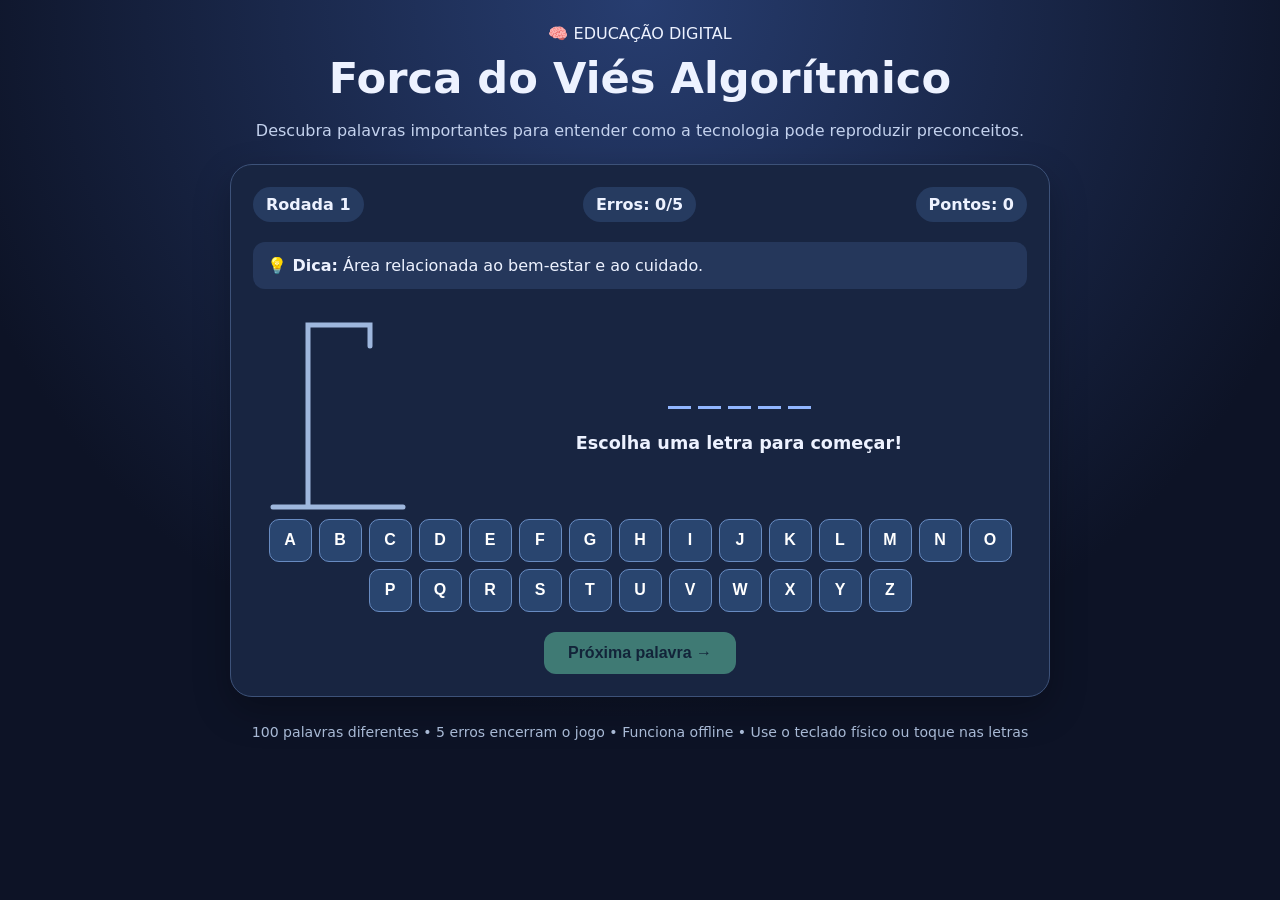
<file: forca_vies_algoritmico.html>
<!DOCTYPE html>
<html lang="pt-BR">
<head>
<meta charset="UTF-8"><meta name="viewport" content="width=device-width, initial-scale=1">
<title>Forca Educativa — Viés Algorítmico</title>
<style>
:root{font-family:system-ui,-apple-system,Segoe UI,sans-serif;color:#edf2ff;background:#0d1326}*{box-sizing:border-box}body{margin:0;min-height:100vh;background:radial-gradient(circle at top,#273d70,#0d1326 65%);padding:24px 12px}.wrap{max-width:820px;margin:auto}.top{text-align:center}h1{font-size:clamp(1.7rem,5vw,2.7rem);margin:10px 0}p{line-height:1.55}.sub{color:#c4d2ee}.panel{background:#182541;border:1px solid #3d5279;border-radius:22px;padding:22px;margin:20px 0;box-shadow:0 14px 36px #0004}.stats{display:flex;gap:12px;flex-wrap:wrap;justify-content:space-between;font-weight:700}.tag{background:#263b60;border-radius:40px;padding:8px 13px}.hint{background:#25375b;padding:14px;border-radius:12px;margin:20px 0}.game{display:grid;grid-template-columns:180px 1fr;gap:18px;align-items:center}svg{width:100%;max-height:220px}.part{visibility:hidden;stroke:#ffb86b;stroke-width:5;fill:none;stroke-linecap:round}.word{display:flex;justify-content:center;gap:7px;flex-wrap:wrap;margin:24px 0}.letter{border-bottom:3px solid #91b6ff;min-width:23px;height:39px;text-align:center;font-size:1.5rem;font-weight:800}.space{border:0;min-width:13px}.keyboard{display:flex;flex-wrap:wrap;justify-content:center;gap:7px}.key{width:43px;height:43px;border:1px solid #688bc1;border-radius:10px;background:#29456f;color:white;font-weight:800;cursor:pointer;font-size:1rem}.key:hover:not(:disabled){background:#426da6}.key:disabled{opacity:.42;cursor:default}.key.good{background:#23745e}.key.bad{background:#8e3449}.message{min-height:48px;text-align:center;font-weight:750;font-size:1.1rem}.explanation{display:none;background:#1f3c52;border-left:4px solid #61d9ad;padding:15px;border-radius:10px;margin:12px 0}.actions{text-align:center}.primary{background:#6fe1b3;color:#0c2430;border:0;border-radius:12px;padding:12px 24px;font-size:1rem;font-weight:800;cursor:pointer}.primary:disabled{opacity:.45;cursor:default}.primary:hover:not(:disabled){background:#a4f5d3}.foot{text-align:center;color:#a8b9d5;font-size:.88rem;margin:25px 0}@media(max-width:560px){.game{grid-template-columns:1fr}.drawing{max-width:160px;margin:auto}.panel{padding:15px}.key{width:37px;height:40px}.letter{min-width:19px;font-size:1.25rem}}
</style>
</head>
<body><main class="wrap"><header class="top"><div>🧠 EDUCAÇÃO DIGITAL</div><h1>Forca do Viés Algorítmico</h1><p class="sub">Descubra palavras importantes para entender como a tecnologia pode reproduzir preconceitos.</p></header>
<section class="panel"><div class="stats"><span class="tag" id="round">Rodada 1</span><span class="tag" id="errors">Erros: 0/5</span><span class="tag" id="score">Pontos: 0</span></div><div class="hint"><strong>💡 Dica:</strong> <span id="hint"></span></div><div class="game"><svg class="drawing" viewBox="0 0 180 210" role="img" aria-label="Desenho da forca"><g stroke="#9eb7dd" stroke-width="5" fill="none" stroke-linecap="round"><path d="M20 198 H150 M55 198 V16 H117 V37"/></g><g class="part"><circle cx="117" cy="56" r="19"/></g><g class="part"><path d="M117 75 V125"/></g><g class="part"><path d="M117 88 L89 110"/></g><g class="part"><path d="M117 88 L145 110"/></g><g class="part"><path d="M117 125 L94 163 M117 125 L140 163"/></g></svg><div><div id="word" class="word" aria-label="Palavra a descobrir"></div><div id="message" class="message" aria-live="polite">Escolha uma letra para começar!</div></div></div><div id="keyboard" class="keyboard" aria-label="Teclado de letras"></div><div id="explanation" class="explanation"></div><div class="actions" style="margin-top:20px"><button class="primary" id="next">Próxima palavra →</button></div></section><p class="foot">100 palavras diferentes • 5 erros encerram o jogo • Funciona offline • Use o teclado físico ou toque nas letras</p></main>
<script>
const questions=[
{word:'ALGORITMO',hint:'Conjunto de instruções que um sistema segue para resolver um problema ou tomar decisões.',explanation:'Algoritmos podem influenciar recomendações, seleções e classificações. Seus resultados dependem das regras e dos dados usados.'},
{word:'VIES',hint:'Tendência sistemática que pode favorecer alguns grupos e prejudicar outros.',explanation:'O viés algorítmico pode surgir de dados históricos, escolhas de projeto ou formas de avaliação. A palavra “viés” tem acento, mas aqui jogamos sem acentos.'},
{word:'RACISMO',hint:'Discriminação racial que também pode ser reproduzida por sistemas automatizados.',explanation:'Um sistema de reconhecimento facial, por exemplo, pode apresentar taxas de erro diferentes entre grupos raciais.'},
{word:'DADOS',hint:'Informações usadas para treinar e avaliar modelos de inteligência artificial.',explanation:'Dados pouco representativos ou marcados por desigualdades históricas podem contribuir para resultados injustos.'},
{word:'EQUIDADE',hint:'Princípio de justiça que considera diferenças de condições e necessidades.',explanation:'Buscar equidade na tecnologia significa investigar impactos desiguais e reduzir barreiras e discriminações.'},
{word:'INCLUSAO',hint:'Prática de garantir que diferentes pessoas possam participar e se beneficiar da tecnologia.',explanation:'Projetos inclusivos consideram acessibilidade e diferentes realidades sociais desde o início.'},
{word:'TRANSPARENCIA',hint:'Qualidade de um sistema que permite compreender suas decisões e critérios.',explanation:'Transparência ajuda pessoas a questionar decisões automatizadas e a identificar possíveis injustiças.'},
{word:'DISCRIMINACAO',hint:'Tratamento injusto de pessoas com base em características ou pertencimento a grupos.',explanation:'A discriminação algorítmica ocorre quando sistemas produzem ou reforçam desvantagens injustas para determinados grupos.'},
{word:'DIVERSIDADE',hint:'Presença de diferentes perspectivas, experiências e grupos sociais.',explanation:'Equipes e conjuntos de dados diversos podem ajudar a identificar pontos cegos, embora isso não elimine automaticamente o viés.'},
{word:'AUDITORIA',hint:'Processo de examinar e testar um sistema para identificar problemas e riscos.',explanation:'Auditorias podem comparar resultados entre grupos e verificar se sistemas estão funcionando de maneira justa.'},
{word:'PRIVACIDADE',hint:'Direito de controlar e proteger informações pessoais.',explanation:'A coleta de dados para sistemas de IA deve respeitar a privacidade e evitar usos discriminatórios.'},
{word:'REPRESENTATIVIDADE',hint:'Característica de dados ou equipes que refletem adequadamente a variedade de pessoas afetadas.',explanation:'A falta de representatividade pode fazer com que modelos funcionem pior para certos grupos.'},
{"word": "ACESSIBILIDADE", "hint": "Condição que permite que pessoas com deficiência utilizem tecnologias.", "explanation": "Sistemas acessíveis consideram diferentes necessidades de interação."},
{"word": "JUSTICA", "hint": "Princípio de tratar pessoas de maneira justa.", "explanation": "Avaliar justiça exige observar quem é beneficiado ou prejudicado."},
{"word": "ETICA", "hint": "Reflexão sobre o que é correto e responsável.", "explanation": "A ética ajuda a orientar escolhas no desenvolvimento de IA."},
{"word": "RESPONSABILIDADE", "hint": "Dever de responder pelas consequências de decisões.", "explanation": "Empresas e instituições devem responder pelos efeitos de seus sistemas."},
{"word": "EXPLICABILIDADE", "hint": "Capacidade de apresentar razões compreensíveis para resultados.", "explanation": "Explicações podem ajudar a contestar decisões automatizadas."},
{"word": "INTERPRETABILIDADE", "hint": "Facilidade de compreender o funcionamento de um modelo.", "explanation": "Modelos interpretáveis podem facilitar investigações de erros."},
{"word": "AUTOMACAO", "hint": "Uso de sistemas para realizar tarefas com pouca intervenção humana.", "explanation": "Automatizar decisões não elimina a responsabilidade humana."},
{"word": "APRENDIZADO", "hint": "Processo pelo qual um modelo identifica padrões em exemplos.", "explanation": "Modelos podem aprender padrões discriminatórios presentes nos dados."},
{"word": "TREINAMENTO", "hint": "Etapa em que um modelo aprende com exemplos.", "explanation": "Dados e escolhas de treinamento afetam resultados."},
{"word": "AMOSTRAGEM", "hint": "Seleção de exemplos para formar um conjunto de dados.", "explanation": "Amostras desequilibradas podem excluir experiências importantes."},
{"word": "ROTULAGEM", "hint": "Atribuição de categorias aos dados.", "explanation": "Rótulos imprecisos podem transmitir preconceitos ao modelo."},
{"word": "CLASSIFICACAO", "hint": "Ato de separar elementos em categorias.", "explanation": "Classificadores podem cometer erros diferentes entre grupos."},
{"word": "PREVISAO", "hint": "Estimativa feita a partir de padrões anteriores.", "explanation": "Previsões não são certezas e podem reproduzir desigualdades."},
{"word": "RECOMENDACAO", "hint": "Sugestão automática de conteúdo ou produto.", "explanation": "Recomendações influenciam o que as pessoas veem."},
{"word": "PERSONALIZACAO", "hint": "Adaptação de resultados ao perfil de alguém.", "explanation": "Personalizar pode criar experiências úteis ou reforçar estereótipos."},
{"word": "PERFILAMENTO", "hint": "Criação de perfis a partir de dados sobre pessoas.", "explanation": "Perfis podem levar a tratamentos injustos."},
{"word": "VIGILANCIA", "hint": "Monitoramento de comportamentos e atividades.", "explanation": "Vigilância excessiva pode afetar direitos e liberdades."},
{"word": "RECONHECIMENTO", "hint": "Identificação de padrões em imagens ou sinais.", "explanation": "Sistemas de reconhecimento precisam ser testados entre diferentes grupos."},
{"word": "BIOMETRIA", "hint": "Uso de características físicas ou comportamentais para identificação.", "explanation": "Dados biométricos exigem proteção especial."},
{"word": "IDENTIDADE", "hint": "Conjunto de características que identificam alguém.", "explanation": "Inferir identidades automaticamente pode causar danos."},
{"word": "ESTEREOTIPO", "hint": "Ideia simplificada sobre um grupo de pessoas.", "explanation": "Estereótipos podem aparecer em dados e respostas de IA."},
{"word": "PRECONCEITO", "hint": "Julgamento antecipado sobre pessoas ou grupos.", "explanation": "Tecnologias podem reproduzir preconceitos humanos."},
{"word": "DESIGUALDADE", "hint": "Diferença injusta de oportunidades ou condições.", "explanation": "Dados históricos podem refletir desigualdades sociais."},
{"word": "EXCLUSAO", "hint": "Afastamento de pessoas de serviços ou oportunidades.", "explanation": "Sistemas mal projetados podem ampliar a exclusão."},
{"word": "SEGREGACAO", "hint": "Separação de grupos sociais em espaços ou oportunidades.", "explanation": "Decisões automatizadas podem reforçar segregações."},
{"word": "MARGINALIZACAO", "hint": "Processo de deixar grupos à margem da sociedade.", "explanation": "Tecnologias devem considerar pessoas historicamente marginalizadas."},
{"word": "OPRESSAO", "hint": "Relação de poder que limita direitos e oportunidades.", "explanation": "Sistemas podem reforçar estruturas de opressão."},
{"word": "INTERSECCIONALIDADE", "hint": "Análise de como diferentes formas de desigualdade se cruzam.", "explanation": "Uma pessoa pode sofrer impactos combinados de vários vieses."},
{"word": "GENERO", "hint": "Categoria social ligada a identidades e papéis.", "explanation": "Sistemas podem apresentar diferenças injustas entre gêneros."},
{"word": "IDADE", "hint": "Tempo de vida de uma pessoa.", "explanation": "Ferramentas automatizadas não devem discriminar por idade."},
{"word": "DEFICIENCIA", "hint": "Condição que pode envolver barreiras de acesso.", "explanation": "A falta de acessibilidade exclui pessoas com deficiência."},
{"word": "TERRITORIO", "hint": "Espaço geográfico vivido por uma comunidade.", "explanation": "Localização pode funcionar como indicador indireto de desigualdade."},
{"word": "RENDA", "hint": "Recursos financeiros recebidos por alguém.", "explanation": "Usar renda sem cuidado pode reforçar exclusões."},
{"word": "CLASSE", "hint": "Posição social ou econômica de um grupo.", "explanation": "Diferenças de classe influenciam acesso à tecnologia."},
{"word": "EDUCACAO", "hint": "Processo de aprendizagem e formação.", "explanation": "Tecnologia educacional deve atender estudantes diversos."},
{"word": "SAUDE", "hint": "Área relacionada ao bem-estar e ao cuidado.", "explanation": "Modelos na saúde precisam ser avaliados quanto a erros desiguais."},
{"word": "EMPREGO", "hint": "Ocupação profissional remunerada.", "explanation": "Filtros automáticos de currículos podem gerar discriminação."},
{"word": "CREDITO", "hint": "Possibilidade de obter recursos financeiros emprestados.", "explanation": "Pontuações de crédito podem prejudicar grupos injustamente."},
{"word": "MORADIA", "hint": "Lugar onde alguém vive.", "explanation": "Sistemas de seleção habitacional precisam evitar discriminação."},
{"word": "SEGURANCA", "hint": "Condição de proteção contra riscos.", "explanation": "Segurança tecnológica inclui prevenir danos sociais."},
{"word": "CIDADANIA", "hint": "Conjunto de direitos e deveres na sociedade.", "explanation": "A cidadania digital exige acesso e proteção de direitos."},
{"word": "DIREITOS", "hint": "Garantias fundamentais das pessoas.", "explanation": "Decisões algorítmicas devem respeitar direitos."},
{"word": "DIGNIDADE", "hint": "Valor inerente a toda pessoa.", "explanation": "Pessoas não devem ser reduzidas a pontuações automáticas."},
{"word": "AUTONOMIA", "hint": "Capacidade de tomar decisões próprias.", "explanation": "Usuários devem ter escolhas informadas sobre sistemas."},
{"word": "CONSENTIMENTO", "hint": "Autorização livre e informada para determinado uso.", "explanation": "O tratamento de dados requer bases legais apropriadas."},
{"word": "PROTECAO", "hint": "Ação de evitar danos e preservar direitos.", "explanation": "Proteger dados reduz riscos de abusos."},
{"word": "GOVERNANCA", "hint": "Regras e processos para dirigir e fiscalizar sistemas.", "explanation": "Boa governança define responsáveis e controles."},
{"word": "REGULACAO", "hint": "Criação de regras para orientar atividades.", "explanation": "Normas podem estabelecer limites para usos arriscados de IA."},
{"word": "LEGISLACAO", "hint": "Conjunto de leis aplicáveis a um assunto.", "explanation": "Leis de proteção de dados impõem obrigações."},
{"word": "FISCALIZACAO", "hint": "Acompanhamento do cumprimento de regras.", "explanation": "Fiscalização pode identificar práticas discriminatórias."},
{"word": "PRESTACAO", "hint": "Ato de apresentar informações sobre ações realizadas.", "explanation": "Prestar contas ajuda a responsabilizar organizações."},
{"word": "CONTESTACAO", "hint": "Ato de questionar uma decisão.", "explanation": "Pessoas devem poder questionar resultados injustos."},
{"word": "RECURSO", "hint": "Pedido de revisão de uma decisão.", "explanation": "Canais de recurso ajudam a corrigir erros automatizados."},
{"word": "REVISAO", "hint": "Nova análise de um resultado ou processo.", "explanation": "Revisões humanas podem detectar falhas."},
{"word": "SUPERVISAO", "hint": "Acompanhamento humano de uma atividade.", "explanation": "Supervisão adequada é importante em decisões sensíveis."},
{"word": "MONITORAMENTO", "hint": "Observação contínua do desempenho de um sistema.", "explanation": "Monitorar resultados ajuda a detectar vieses após a implantação."},
{"word": "AVALIACAO", "hint": "Exame da qualidade e dos efeitos de algo.", "explanation": "Avaliações devem considerar diferentes grupos afetados."},
{"word": "VALIDACAO", "hint": "Verificação de que um sistema atende ao objetivo.", "explanation": "Validar com dados variados reduz riscos de generalização indevida."},
{"word": "TESTAGEM", "hint": "Realização de testes para encontrar falhas.", "explanation": "Testes comparativos podem revelar diferenças de desempenho."},
{"word": "METRICA", "hint": "Medida usada para avaliar resultados.", "explanation": "Uma única métrica pode esconder injustiças."},
{"word": "PRECISAO", "hint": "Proporção de resultados corretos em determinada medida.", "explanation": "Precisão geral alta não garante equidade entre grupos."},
{"word": "ERRO", "hint": "Resultado incorreto produzido por um sistema.", "explanation": "Erros podem ter consequências diferentes para cada pessoa."},
{"word": "FALSO", "hint": "Algo que não corresponde à realidade.", "explanation": "Um resultado falso pode afetar uma decisão automatizada."},
{"word": "POSITIVO", "hint": "Categoria afirmativa em um classificador.", "explanation": "Falsos positivos podem gerar consequências injustas."},
{"word": "NEGATIVO", "hint": "Categoria de ausência em um classificador.", "explanation": "Falsos negativos também podem excluir pessoas."},
{"word": "LIMIAR", "hint": "Valor usado como ponto de corte para decisões.", "explanation": "Alterar limiares pode mudar os erros entre grupos."},
{"word": "PADRAO", "hint": "Regularidade identificada em informações.", "explanation": "Nem todo padrão estatístico deve orientar uma decisão."},
{"word": "CORRELACAO", "hint": "Relação estatística entre duas variáveis.", "explanation": "Correlação não prova causa e pode refletir desigualdades."},
{"word": "CAUSALIDADE", "hint": "Relação em que um fator provoca outro.", "explanation": "Investigar causas evita interpretações enganosas dos dados."},
{"word": "CONTEXTO", "hint": "Circunstâncias que ajudam a interpretar uma situação.", "explanation": "Dados fora de contexto podem levar a decisões injustas."},
{"word": "HISTORICO", "hint": "Conjunto de acontecimentos passados.", "explanation": "Registros históricos podem conter discriminações antigas."},
{"word": "COLETA", "hint": "Processo de reunir informações.", "explanation": "A forma de coletar dados influencia quem fica representado."},
{"word": "QUALIDADE", "hint": "Grau em que algo atende a critérios esperados.", "explanation": "Dados de baixa qualidade podem piorar desigualdades."},
{"word": "LACUNA", "hint": "Ausência de informação importante.", "explanation": "Lacunas nos dados podem tornar certos grupos invisíveis."},
{"word": "SUBREPRESENTACAO", "hint": "Presença insuficiente de um grupo em um conjunto.", "explanation": "Grupos sub-representados podem ter mais erros em modelos."},
{"word": "SOBRERREPRESENTACAO", "hint": "Presença excessiva de um grupo em comparação com outros.", "explanation": "Desequilíbrios na amostra podem distorcer o aprendizado."},
{"word": "BALANCEAMENTO", "hint": "Ajuste para reduzir desequilíbrios em dados.", "explanation": "Balancear dados é uma estratégia, não solução universal."},
{"word": "GENERALIZACAO", "hint": "Capacidade de funcionar em exemplos novos.", "explanation": "Um modelo pode falhar ao atender populações diferentes."},
{"word": "DESLOCAMENTO", "hint": "Mudança entre dados de treinamento e de uso.", "explanation": "Mudanças de contexto podem piorar o desempenho."},
{"word": "PROXY", "hint": "Variável usada como substituta de outra.", "explanation": "Uma variável indireta pode revelar características sensíveis."},
{"word": "OPACIDADE", "hint": "Dificuldade de entender como uma decisão foi produzida.", "explanation": "Opacidade dificulta a identificação de vieses."},
{"word": "CAIXAPRETA", "hint": "Expressão para um sistema cujo funcionamento é pouco compreensível.", "explanation": "Modelos de caixa-preta exigem cuidados adicionais de avaliação."},
{"word": "DOCUMENTACAO", "hint": "Registro de informações sobre um projeto ou sistema.", "explanation": "Documentar dados e limitações facilita auditorias."},
{"word": "RASTREABILIDADE", "hint": "Capacidade de acompanhar a origem de dados e decisões.", "explanation": "Rastreabilidade facilita investigar problemas."},
{"word": "PARTICIPACAO", "hint": "Envolvimento de pessoas em decisões coletivas.", "explanation": "Ouvir comunidades afetadas melhora o desenvolvimento tecnológico."},
{"word": "COMUNIDADE", "hint": "Grupo de pessoas com interesses ou vivências comuns.", "explanation": "Comunidades afetadas devem participar das decisões."},
{"word": "ESCUTA", "hint": "Atenção às experiências e necessidades de outras pessoas.", "explanation": "Escutar usuários ajuda a perceber danos não previstos."},
{"word": "REPARACAO", "hint": "Ação para corrigir ou compensar um dano.", "explanation": "Identificar discriminação deve levar a medidas de reparação."}
];
let deck=[],current,errors=0,points=0,round=0,guessed=new Set(),ended=false,gameOver=false;
const $=id=>document.getElementById(id);
function shuffle(a){return [...a].sort(()=>Math.random()-.5)}
function newRound(){if(gameOver){gameOver=false;points=0;round=0;deck=[]}if(!deck.length)deck=shuffle(questions);current=deck.pop();round++;errors=0;guessed=new Set();ended=false;$('explanation').style.display='none';$('explanation').textContent='';$('message').textContent='Escolha uma letra para começar!';$('next').textContent='Próxima palavra →';$('next').disabled=true;$('hint').textContent=current.hint;document.querySelectorAll('.part').forEach(p=>p.style.visibility='hidden');$('keyboard').innerHTML='';for(const c of 'ABCDEFGHIJKLMNOPQRSTUVWXYZ'){const b=document.createElement('button');b.className='key';b.textContent=c;b.setAttribute('aria-label','Letra '+c);b.onclick=()=>guess(c);$('keyboard').appendChild(b)}render()}
function render(){const box=$('word');box.innerHTML='';for(const c of current.word){const el=document.createElement('span');el.className='letter'+(c===' '?' space':'');el.textContent=guessed.has(c)||ended&&errors===5?c===' '?' ':c:' ';box.appendChild(el)}$('errors').textContent=`Erros: ${errors}/5`;$('score').textContent=`Pontos: ${points}`;$('round').textContent=`Rodada ${round}`}
function guess(c){if(ended||gameOver||guessed.has(c))return;guessed.add(c);const good=current.word.includes(c);const button=[...document.querySelectorAll('.key')].find(b=>b.textContent===c);if(button){button.disabled=true;button.classList.add(good?'good':'bad')}if(!good){errors++;document.querySelectorAll('.part')[errors-1].style.visibility='visible'}const won=[...current.word].every(x=>x===' '||guessed.has(x));if(won||errors>=5){ended=true;if(won){points+=10;$('message').textContent='🎉 Você acertou! +10 pontos'}else{gameOver=true;$('message').textContent='💀 Fim de jogo! A palavra era '+current.word+'. Pontuação final: '+points}document.querySelectorAll('.key').forEach(b=>b.disabled=true);$('explanation').textContent='📘 Você sabia? '+current.explanation;$('explanation').style.display='block';$('next').textContent=gameOver?'Jogar novamente ↻':'Próxima palavra →';$('next').disabled=false}else{$('message').textContent=good?'Boa! Essa letra está na palavra.':'Essa letra não aparece. Tente outra!'}render()}
document.addEventListener('keydown',e=>{if(e.ctrlKey||e.altKey||e.metaKey)return;const c=e.key.toUpperCase();if(/^[A-Z]$/.test(c))guess(c)});$('next').onclick=()=>{if(!ended&&!gameOver)return;newRound()};newRound();
</script></body></html>
</file>
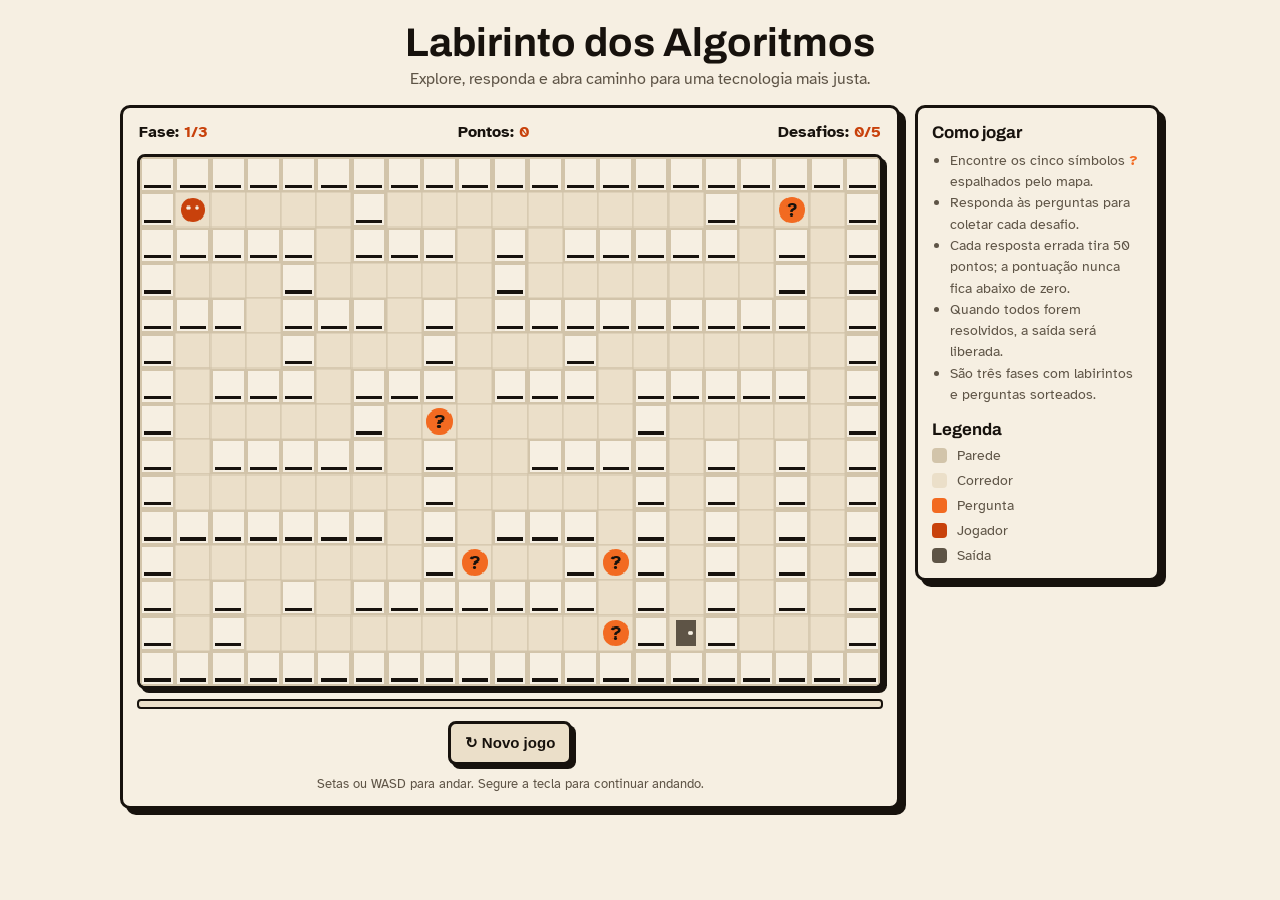
<file: labirinto.html>
<!DOCTYPE html>
<html lang="pt-BR">
<head>
<meta charset="UTF-8">
<meta name="viewport" content="width=device-width, initial-scale=1.0">
<title>Labirinto dos Algoritmos</title>
<link rel="preconnect" href="https://fonts.googleapis.com">
<link rel="preconnect" href="https://fonts.gstatic.com" crossorigin>
<link href="https://fonts.googleapis.com/css2?family=Archivo:wdth,wght@62..125,300..900&family=Atkinson+Hyperlegible:ital,wght@0,400;0,700;1,400&display=swap" rel="stylesheet">
<link rel="stylesheet" href="labirinto.css">
</head>
<body>
<main>
<header><h1>Labirinto dos Algoritmos</h1><p>Explore, responda e abra caminho para uma tecnologia mais justa.</p></header>
<!-- HUD, canvas, controles e painel lateral são lidos pelo script pelo id/classe. -->
<section class="layout">
<div class="panel">
  <div class="hud">
    <div>Fase: <strong id="level">1/3</strong></div>
    <div>Pontos: <strong id="score">0</strong></div>
    <div>Desafios: <strong id="progressText">0/5</strong></div>
  </div>
  <div class="canvas-wrap"><canvas id="game" width="672" height="480" aria-label="Labirinto 2D"></canvas></div>
  <div class="progress"><div id="progressBar"></div></div>
  <div class="mobile-pad" aria-label="Controles direcionais">
    <button data-dir="up" aria-label="Cima">▲</button><button data-dir="left" aria-label="Esquerda">◀</button><button data-dir="down" aria-label="Baixo">▼</button><button data-dir="right" aria-label="Direita">▶</button>
  </div>
  <div class="controls"><button class="secondary" id="newGame">↻ Novo jogo</button><button id="nextPhase" style="display:none">Próxima fase →</button></div>
  <p class="hint">Setas ou WASD para andar. Segure a tecla para continuar andando.</p>
</div>
<aside class="side">
  <h2>Como jogar</h2>
  <div><ul><li>Encontre os cinco símbolos <b style="color:var(--gold)">?</b> espalhados pelo mapa.</li><li>Responda às perguntas para coletar cada desafio.</li><li>Cada resposta errada tira 50 pontos; a pontuação nunca fica abaixo de zero.</li><li>Quando todos forem resolvidos, a saída será liberada.</li><li>São três fases com labirintos e perguntas sorteados.</li></ul></div>
  <div><h2>Legenda</h2><div class="legend">
    <span class="swatch" style="background:var(--maze-wall)"></span><span>Parede</span>
    <span class="swatch" style="background:var(--maze-floor)"></span><span>Corredor</span>
    <span class="swatch" style="background:var(--gold)"></span><span>Pergunta</span>
    <span class="swatch" style="background:var(--machine)"></span><span>Jogador</span>
    <span class="swatch" style="background:var(--purple)"></span><span>Saída</span>
  </div></div>
</aside>
</section>
</main>

<!-- Diálogos reutilizados para perguntas e para o fim de cada fase. -->
<div class="modal" id="questionModal" role="dialog" aria-modal="true" aria-labelledby="qTitle">
<div class="dialog">
  <div class="tag" id="qTag">Desafio</div><h2 id="qTitle">Pergunta</h2><p id="qText"></p>
  <div class="answers" id="answers"></div><div class="feedback" id="feedback" aria-live="polite"></div>
  <div class="actions"><button id="closeQuestion" style="display:none">Continuar</button></div>
</div></div>
<div class="modal" id="messageModal" role="dialog" aria-modal="true">
<div class="dialog"><div class="tag">Fase concluída</div><h2 id="messageTitle">Muito bem!</h2><p id="messageText"></p><div class="actions"><button id="messageButton">Continuar</button></div></div>
</div>
<script src="labirinto.js"></script>
</body>
</html>
</file>
<file: codigo-de-cor.css>
/* Estilos do projeto Código de Cor. As regras estão agrupadas por componente e seção da página. */
/* Tokens globais: cores de marca, tons da simulação e famílias tipográficas. */
:root{
  --paper:#FBF8F2; --paper-2:#EFEDF6; --ink:#28243A; --muted:#5D5A70;
  --machine:#514783; --machine-soft:#E8E3F5; --alert:#B42332; --alert-soft:#FBE1E3;
  --t1:#F6E7DA; --t2:#E5C3A1; --t3:#C6915F; --t4:#9A6339; --t5:#6A4024; --t6:#3A2216;
  --line:#D8D4E3; --spark:#DEA92F; --meter-border:#5D5A70; --mask-none-color:#FFF8EC;
  --stage-1:#FBF3DF; --stage-2:#F0ECF8; --stage-3:#EAF3F1; --stage-4:#F8E9E8;
  --stage-5:#F6F0DF; --stage-6:#EAF0F8; --stage-quiz:#F0EDF7;
  --card-shadow:rgba(40,36,58,.14); --face-bg:#BFC1CC; --face-board:#DCD7E9;
  --display:"Space Grotesk", "Arial Narrow", Arial, sans-serif;
  --editorial:"DM Serif Display", Georgia, serif;
  --body:"Atkinson Hyperlegible", Verdana, "Segoe UI", sans-serif;
  color-scheme: light;
  box-sizing:border-box;
  padding-top:env(safe-area-inset-top,0px); padding-bottom:env(safe-area-inset-bottom,0px);
}
@media (prefers-color-scheme: dark){
  :root:not([data-theme="light"]){
    --paper:#16120D; --paper-2:#252017; --ink:#F3EBDC; --muted:#B9AD97;
    --machine:#FF8A4C; --machine-soft:#4A2713; --alert:#FF4D5A; --alert-soft:#57151D;
    --line:#3C3428; --spark:#F26A21; --meter-border:#3C3428; --mask-none-color:var(--alert);
    --stage-1:#16120D; --stage-2:#252017; --stage-3:#16120D; --stage-4:#252017;
    --stage-5:#16120D; --stage-6:#252017; --stage-quiz:#16120D;
    --card-shadow:rgba(0,0,0,.32); --foot-bg:#0B0907; --foot-fg:#F3EBDC; --face-bg:#B8C6D9; --face-board:#252017; color-scheme: dark;
  }
}
:root[data-theme="dark"]{
  --paper:#16120D; --paper-2:#252017; --ink:#F3EBDC; --muted:#B9AD97;
  --machine:#FF8A4C; --machine-soft:#4A2713; --alert:#FF4D5A; --alert-soft:#57151D;
  --line:#3C3428; --spark:#F26A21; --meter-border:#3C3428; --mask-none-color:var(--alert);
  --stage-1:#16120D; --stage-2:#252017; --stage-3:#16120D; --stage-4:#252017;
  --stage-5:#16120D; --stage-6:#252017; --stage-quiz:#16120D;
  --card-shadow:rgba(0,0,0,.32); --foot-bg:#0B0907; --foot-fg:#F3EBDC; --face-bg:#B8C6D9; --face-board:#252017; color-scheme: dark;
}
*,*::before,*::after{box-sizing:inherit}
html{height:100%; scroll-padding-top:calc(env(safe-area-inset-top,0px) + 64px); scroll-behavior:smooth}
@media (prefers-reduced-motion: reduce){html{scroll-behavior:auto}}
body{margin:0; background:var(--paper); color:var(--ink); font-family:var(--body); font-size:1.0625rem; line-height:1.6; -webkit-text-size-adjust:100%}
body::before{content:""; position:fixed; inset:0 0 auto; height:env(safe-area-inset-top,0px); z-index:30; background:var(--paper)}
img,svg{max-width:100%}
a{color:var(--machine); text-underline-offset:3px}
:focus-visible{outline:3px solid var(--machine); outline-offset:3px; border-radius:4px}
.wrap{width:min(100% - 2.5rem, 46rem); margin-inline:auto}
.wide{width:min(100% - 2.5rem, 70rem); margin-inline:auto}
h1,h2,h3,h4{font-family:var(--display); line-height:1.05; margin:0 0 .6em; letter-spacing:-.02em}
h1,h2{font-family:var(--editorial); font-weight:400; letter-spacing:-.025em}
h2{font-size:clamp(2.2rem, 6vw, 3.8rem)}
h3{font-size:1.3rem; font-weight:700}
h4{font-size:1.1rem; font-weight:700}
p{margin:0 0 1em}
.lead{font-size:1.2rem; color:var(--muted)}
.skip{position:absolute; left:-999px; top:0; background:var(--ink); color:var(--paper); padding:.6rem 1rem; z-index:50}
.skip:focus{left:1rem; top:calc(env(safe-area-inset-top,0px) + .5rem)}
.src{display:block; font-size:.84rem; color:var(--muted); margin-top:.35rem; line-height:1.45}
.src a{color:var(--muted)}
.src a:hover{color:var(--machine)}

/* barra superior */
.bar{position:sticky; top:env(safe-area-inset-top,0px); z-index:20; background:color-mix(in srgb, var(--paper) 92%, transparent); backdrop-filter:blur(8px); border-bottom:1px solid var(--line)}
.bar-in{display:flex; align-items:center; gap:1rem; height:56px}
.brand{font-family:var(--display); font-weight:800; font-variation-settings:"wdth" 120; text-decoration:none; color:var(--ink); white-space:nowrap}
.steps{display:flex; gap:4px; flex:1; list-style:none; margin:0; padding:0}
.steps a{display:block; height:6px; border-radius:3px; background:var(--line); position:relative; transition:background-color .45s cubic-bezier(.2,.8,.2,1)}
.steps li{flex:1}
.steps a.on{background:var(--machine)}
.steps a span{position:absolute; width:1px; height:1px; overflow:hidden; clip:rect(0 0 0 0)}
.steps a::after{content:""; position:absolute; inset:-14px 0}
.icon-btn{font:inherit; font-size:.9rem; background:none; border:1px solid var(--line); color:var(--ink); border-radius:999px; padding:.35rem .8rem; cursor:pointer; white-space:nowrap}
.icon-btn:hover{border-color:var(--machine)}

/* hero */
.hero{padding:clamp(3.5rem, 9vw, 7rem) 0 4rem; background:linear-gradient(125deg, #EFEDF6 0%, #F8F5FC 48%, #FBF3DF 100%); color:var(--ink)}
.hero h1{font-size:clamp(3rem, 9vw, 6.5rem); line-height:.96; max-width:14ch; margin-bottom:.4em}
.hero .lead{max-width:38rem; color:var(--muted)}
.intro-actions{margin-top:1.5rem}
.faces{--scan-duration:2.2s; display:grid; grid-template-columns:repeat(4, 1fr); gap:clamp(.5rem, 2vw, 1.5rem); margin:2.5rem 0 1rem; position:relative; padding:clamp(.65rem, 2vw, 1.2rem); background:var(--face-board); border:1px solid var(--line); border-radius:14px; box-shadow:0 12px 30px var(--card-shadow)}
@media (min-width:760px){.faces{grid-template-columns:repeat(6, 1fr)}}
.face{position:relative; aspect-ratio:5/6; background:var(--face-bg); border:1px solid var(--line); border-radius:8px; box-shadow:2px 2px 0 var(--card-shadow)}
.face svg{width:100%; height:100%; display:block}
.box{position:absolute; left:18%; top:6%; width:64%; height:62%; border:2px solid var(--machine); border-radius:3px; opacity:0; transform:scale(1.12)}
.box.weak{border-style:dashed; border-color:var(--alert)}
.box.none{border:none}
.tag{position:absolute; left:-2px; bottom:100%; margin-bottom:3px; font-family:var(--display); font-variation-settings:"wdth" 70; font-weight:600; font-size:.78rem; line-height:1.2; padding:1px 5px; background:var(--machine); color:#fff; white-space:nowrap; border-radius:2px}
.weak .tag{background:var(--alert); color:#fff}
.none .tag{background:var(--alert); color:#fff; left:50%; transform:translateX(-50%); bottom:auto; top:40%; font-weight:800; font-size:.85rem; text-align:center; white-space:normal; width:110%}
.scanned .box{opacity:1; transform:scale(1)}
.scanning .box{animation:detect .12s cubic-bezier(.2,.8,.2,1) both; animation-delay:var(--detect-delay, 0ms)}
.scanline{position:absolute; left:0; right:0; height:2px; background:var(--machine); box-shadow:0 0 12px var(--machine); top:0; opacity:0; pointer-events:none}
.scanning .scanline{animation:scan var(--scan-duration) linear forwards}
@keyframes detect{from{opacity:0; transform:scale(1.12)}to{opacity:1; transform:scale(1)}}
@keyframes scan{from{top:0; opacity:1}to{top:100%; opacity:0}}
.caption{font-size:.9rem; color:var(--muted); max-width:40rem}
.caption .src,.caption .src a{color:var(--muted)}
.btn{display:inline-block; font:inherit; font-weight:700; background:var(--spark); color:var(--ink); border:none; border-radius:999px; padding:.85rem 1.5rem; text-decoration:none; cursor:pointer; transition:background-color .2s ease, color .2s ease, box-shadow .2s ease, transform .2s cubic-bezier(.2,.8,.2,1)}
.btn:hover{background:var(--machine); color:#fff; box-shadow:0 6px 16px var(--card-shadow); transform:translateY(-2px)}
.btn-ghost{background:none; color:var(--ink); border:2px solid var(--ink)}
.btn-ghost:hover{border-color:var(--machine); background:none; color:var(--machine)}
.hero .btn-ghost{color:var(--ink); border-color:var(--ink)}
.hero .btn-ghost:hover{border-color:var(--machine); background:var(--machine-soft); color:var(--ink)}
.navigation-hint{display:flex; align-items:center; gap:.55rem; width:fit-content; padding:.55rem .85rem; margin:.9rem 0 0; border-radius:999px; background:var(--machine-soft); color:var(--machine); font-size:.95rem; font-weight:700}
.navigation-hint span{font-size:1.2rem; line-height:1}
.navigation-hint--drag{display:none}
.navigation-hint--vertical{display:none}
.navigation-hint--vertical.is-visible{display:flex}

/* seções */
section.stage{padding:clamp(3rem, 7vw, 4.5rem) 0; border:1px solid rgba(36,40,58,.08); border-top:6px solid var(--card-accent, var(--machine)); border-radius:1.4rem; background:var(--card-bg, var(--paper)); box-shadow:0 18px 40px var(--card-shadow)}
#percurso > section.stage.will-reveal{opacity:0; transform:translateY(1.25rem) scale(.99); transition:opacity .6s ease, transform .7s cubic-bezier(.2,.8,.2,1)}
#percurso > section.stage.will-reveal.is-visible{opacity:1; transform:translateY(0) scale(1)}
#percurso > section.stage{position:relative; margin:0 clamp(.55rem, 2.5vw, 2rem); margin-top:-1.35rem; scroll-margin-top:5rem}
#espelho{--card-accent:var(--spark); --card-bg:var(--stage-1); z-index:1}
#neutralidade{--card-accent:var(--machine); --card-bg:var(--stage-2); z-index:2}
#maquina{--card-accent:var(--machine); --card-bg:var(--stage-3); z-index:3}
#casos{--card-accent:var(--alert); --card-bg:var(--stage-4); z-index:4}
#resistencia{--card-accent:var(--spark); --card-bg:var(--stage-5); z-index:5}
#agora{--card-accent:var(--machine); --card-bg:var(--stage-6); z-index:6}
#quiz{--card-accent:var(--spark); --card-bg:var(--stage-quiz); z-index:7}
#percurso[hidden],#minijogos[hidden]{display:none}
@media (max-width:680px){
  #percurso{
    display:flex;
    width:100%;
    height:calc(100vh - 56px - env(safe-area-inset-top,0px));
    height:calc(100dvh - 56px - env(safe-area-inset-top,0px));
    overflow-x:auto;
    overflow-y:hidden;
    overscroll-behavior-x:contain;
    scroll-snap-type:x mandatory;
    scroll-behavior:smooth;
  }
  #percurso > section{
    flex:0 0 100%;
    min-width:0;
    height:100%;
    overflow-y:auto;
    scroll-snap-align:start;
    scroll-snap-stop:always;
  }
  #percurso > section.stage{
    margin:0;
    scroll-margin-top:0;
    border-radius:0;
    box-shadow:none;
  }
  .navigation-hint--scroll{display:none}
  .navigation-hint--drag{display:flex}
  #inicio .navigation-hint--vertical{display:none}
}
@media (max-width:680px) and (prefers-reduced-motion: reduce){
  #percurso{scroll-behavior:auto}
}
.num{display:block; font-family:var(--display); font-variation-settings:"wdth" 125; font-weight:900; font-size:1rem; color:var(--machine); margin-bottom:.6rem}
.machine-voice{font-family:var(--display); font-variation-settings:"wdth" 80; font-weight:600; color:var(--machine); border-left:3px solid var(--machine); padding:.2rem 0 .2rem .9rem; margin:1.5rem 0}
blockquote.thesis{margin:2rem 0; padding:1.5rem 1.5rem 1.5rem 1.4rem; background:var(--paper-2); border-radius:6px; font-size:1.2rem; line-height:1.5}
blockquote.thesis footer{font-size:.9rem; color:var(--muted); margin-top:.8rem}
.term{font:inherit; color:inherit; background:none; border:none; padding:0; border-bottom:2px dotted var(--machine); cursor:help}

/* cenários */
.scenario{border:1px solid var(--line); border-radius:8px; padding:1.4rem; margin:1.25rem 0; background:var(--paper); transition:border-color .2s ease, box-shadow .2s ease}
.scenario:focus-within{border-color:var(--machine); box-shadow:0 8px 20px var(--card-shadow)}
.scenario h3{margin-bottom:.4em}
.choices{display:flex; flex-wrap:wrap; gap:.6rem; margin-top:.8rem}
.choice{font:inherit; font-size:.98rem; background:var(--paper-2); color:var(--ink); border:2px solid transparent; border-radius:999px; padding:.55rem 1.1rem; cursor:pointer; transition:background-color .2s ease, border-color .2s ease, color .2s ease, transform .2s ease}
.choice:hover:not(:disabled){transform:translateY(-1px)}
.choice:active:not(:disabled){transform:translateY(0)}
.choice:hover{border-color:var(--line)}
.choice[aria-pressed="true"]{border-color:var(--machine); background:var(--machine-soft)}
.reveal{margin-top:1rem; padding-top:1rem; border-top:1px dashed var(--line)}
.reveal[hidden]{display:none}
.reveal .react{font-weight:700}
/* Personagem: JS atualiza os data-* do SVG; estes seletores escolhem variantes e cores. */
.character-builder{display:grid; gap:clamp(.75rem,3vw,1.5rem); grid-template-columns:minmax(0,1.5fr) minmax(0,1fr); align-items:center; border:1px solid var(--line); border-radius:10px; padding:clamp(.75rem,3vw,1.25rem); background:var(--paper)}
.character-controls,.character-preview{min-width:0}
.character-controls h3{margin-bottom:.4rem}
.character-fieldset{border:0; margin:1.2rem 0 0; padding:0}
.character-fieldset legend{font-weight:700; margin-bottom:.5rem}
.tone-options{display:grid; grid-template-columns:repeat(3,minmax(0,1fr)); gap:.55rem}
.tone-option{display:grid; justify-items:center; gap:.3rem; padding:.55rem .3rem; border:1px solid var(--line); border-radius:8px; cursor:pointer; font-size:.82rem; text-align:center}
.tone-option:has(input:checked){border-color:var(--machine); box-shadow:0 0 0 2px var(--machine-soft); background:var(--machine-soft)}
.tone-option input{accent-color:var(--machine); margin:0}
.tone-swatch{display:block; width:2rem; height:2rem; border:1px solid var(--line); border-radius:50%}
.tone-0{background:#fff}
.tone-1{background:var(--t1)} .tone-2{background:var(--t2)} .tone-3{background:var(--t3)}
.tone-4{background:var(--t4)} .tone-5{background:var(--t5)} .tone-6{background:var(--t6)}
.character-fieldset .small{margin:.65rem 0 0}
.character-selects{display:grid; grid-template-columns:repeat(3,minmax(0,1fr)); gap:.75rem; margin-top:1rem}
.character-selects label{font-weight:700; font-size:.9rem}
.character-selects select{display:block; width:100%; margin-top:.3rem; padding:.55rem; border:1px solid var(--line); border-radius:6px; background:var(--paper-2); color:var(--ink); font:inherit}
.character-preview{text-align:center}
.avatar-frame{position:relative; width:min(100%,11rem); aspect-ratio:5 / 6; margin:0 auto .65rem; padding:.45rem; overflow:hidden; border:2px solid var(--machine); border-radius:48% 48% 14px 14px; background:#CFE8D3; box-shadow:inset 0 0 0 3px var(--paper), 0 5px 16px var(--card-shadow)}
.avatar-frame::before{content:""; position:absolute; inset:.25rem; border:1px solid color-mix(in srgb, var(--spark) 70%, transparent); border-radius:inherit; pointer-events:none}
.character-avatar{display:block; width:100%; height:100%; object-fit:contain; --hair-color:#4A2D25; --hair-detail-color:#A87A61; --shirt-color:#A44870; --shirt-line:#6E2948; --iris-color:#553322}
.character-avatar[data-eye="azuis"]{--iris-color:#3979B8}
.character-avatar[data-eye="verdes"]{--iris-color:#3F8158}
.character-avatar[data-eye="cinzas"]{--iris-color:#707780}
.character-avatar[data-gender="masculina"]{--hair-color:#252630; --hair-detail-color:#76727E; --shirt-color:#397A83; --shirt-line:#20545D}
.character-avatar[data-gender="androgina"]{--hair-color:#573727; --hair-detail-color:#B68A68; --shirt-color:#66528D; --shirt-line:#423361}
.character-avatar[data-tone="1"]{--hair-color:#56382D; --hair-detail-color:#9C7057}
.character-avatar[data-tone="2"]{--hair-color:#4B3329; --hair-detail-color:#896148}
.character-avatar[data-tone="3"]{--hair-color:#3D2B23; --hair-detail-color:#76533F}
.character-avatar[data-tone="4"]{--hair-color:#33251F; --hair-detail-color:#654835}
.character-avatar[data-tone="5"]{--hair-color:#29201B; --hair-detail-color:#533A2B}
.character-avatar[data-tone="6"]{--hair-color:#201A17; --hair-detail-color:#463326}
.character-avatar[data-tone="0"]{
  --character-tone:#FFFFFF;
  --feature-color:#D8D8D8;
  --feature-soft:#E5E5E5;
  --hair-color:transparent;
  --hair-detail-color:transparent;
  --shirt-color:#FFFFFF;
  --shirt-line:#FFFFFF;
  --iris-color:#FFFFFF;
}
.character-avatar[data-hair-color="castanho"]{--hair-color:#4A2D25; --hair-detail-color:#A87A61}
.character-avatar[data-hair-color="preto"]{--hair-color:#211B1B; --hair-detail-color:#71605E}
.character-avatar[data-hair-color="loiro"]{--hair-color:#D6AE52; --hair-detail-color:#F5DA8A}
.character-avatar[data-hair-color="ruivo"]{--hair-color:#8C382B; --hair-detail-color:#D07957}
.character-avatar[data-hair-color="grisalho"]{--hair-color:#77747A; --hair-detail-color:#C5C0C2}
.character-avatar[data-tone="1"]{--character-tone:var(--t1)}
.character-avatar[data-tone="2"]{--character-tone:var(--t2)}
.character-avatar[data-tone="3"]{--character-tone:var(--t3)}
.character-avatar[data-tone="4"]{--character-tone:var(--t4)}
.character-avatar[data-tone="5"]{--character-tone:var(--t5)}
.character-avatar[data-tone="6"]{--character-tone:var(--t6)}
.character-avatar{--feature-color:#49352E; --feature-soft:#A66F5A; --feature-white:#FFF8EE; --feature-cheek:rgba(174,91,77,.18)}
.character-avatar[data-tone="1"],.character-avatar[data-tone="2"]{--feature-color:#68463A; --feature-soft:#B57B67; --feature-white:#FFFFFF; --feature-cheek:rgba(190,91,79,.16)}
.character-avatar[data-tone="6"]{--feature-color:#43291F; --feature-soft:#85533D; --feature-white:#F7EBDD; --feature-cheek:rgba(196,111,75,.14)}
.avatar-hair-style{display:none}
.character-avatar[data-hair="liso"] .hair-straight,
.character-avatar[data-hair="ondulado"] .hair-wavy,
.character-avatar[data-hair="cacheado"] .hair-curly,
.character-avatar[data-hair="crespo"] .hair-coily{display:block}
.hair-back,.hair-front,.gender-hair-shape{fill:var(--hair-color)}
.hair-back{display:none}
.character-avatar[data-gender="feminina"] .hair-back,.character-avatar[data-gender="feminina"] .hair-front{transform:scaleX(1.025); transform-box:fill-box; transform-origin:center top}
.character-avatar[data-gender="masculina"] .hair-back,.character-avatar[data-gender="masculina"] .hair-front{transform:scaleX(.96) scaleY(.88); transform-box:fill-box; transform-origin:center top}
.character-avatar:not([data-gender="masculina"])[data-hair="cacheado"][data-length="curto"] .hair-curly,
.character-avatar:not([data-gender="masculina"])[data-hair="cacheado"][data-length="medio"] .hair-curly{transform:translate(2px,0)}
.character-avatar:not([data-gender="masculina"])[data-hair="cacheado"][data-length="longo"] .hair-curly{transform:translate(1px,0)}
.character-avatar:not([data-gender="masculina"])[data-hair="crespo"][data-length="curto"] .hair-coily{transform:translate(4px,0)}
.character-avatar:not([data-gender="masculina"])[data-hair="crespo"][data-length="medio"] .hair-coily{transform:translate(5px,0)}
.character-avatar:not([data-gender="masculina"])[data-hair="crespo"][data-length="longo"] .hair-coily{transform:translate(7px,0)}
.character-avatar[data-length="curto"] .hair-short,
.character-avatar[data-length="medio"] .hair-medium,
.character-avatar[data-length="longo"] .hair-long{display:block}
.hair-detail,.hair-texture,.gender-hair-part{fill:none; stroke:var(--hair-detail-color); stroke-width:1.8; stroke-linecap:round}
.hair-texture{display:none}
.hair-curly .hair-texture{stroke:var(--hair-color); stroke-width:3}
.hair-coily .hair-texture{stroke:var(--hair-color); stroke-width:3.8}
.avatar-hair-gender,.avatar-outfit{display:none}
.avatar-male-hair,.male-hair-cut{display:none}
.character-avatar[data-gender="feminina"] .avatar-hair-gender-feminina,
.character-avatar[data-gender="masculina"] .avatar-hair-gender-masculina,
.character-avatar[data-gender="androgina"] .avatar-hair-gender-androgina,
.character-avatar[data-gender="feminina"] .avatar-outfit-feminina,
.character-avatar[data-gender="masculina"] .avatar-outfit-masculina,
.character-avatar[data-gender="androgina"] .avatar-outfit-androgina{display:block}
.character-avatar[data-gender=""] .avatar-face-androgina{display:block}
.character-avatar[data-clean="true"] .avatar-hair-style,
.character-avatar[data-clean="true"] .avatar-hair-gender,
.character-avatar[data-clean="true"] .avatar-male-hair,
.character-avatar[data-clean="true"] .avatar-features,
.character-avatar[data-clean="true"] .avatar-outfit,
.character-avatar[data-clean="true"] .avatar-face-shade,
.character-avatar[data-clean="true"] .avatar-cheek,
.character-avatar[data-clean="true"] .avatar-ear,
.character-avatar[data-clean="true"] .avatar-neck{display:none}
.character-avatar[data-gender="masculina"] .avatar-hair-style{display:none}
.character-avatar[data-gender="masculina"][data-hair="liso"] .male-straight,
.character-avatar[data-gender="masculina"][data-hair="ondulado"] .male-wavy,
.character-avatar[data-gender="masculina"][data-hair="cacheado"] .male-curly,
.character-avatar[data-gender="masculina"][data-hair="crespo"] .male-coily{display:block}
.character-avatar[data-gender="masculina"][data-length="curto"] .male-short,
.character-avatar[data-gender="masculina"][data-length="medio"] .male-medium,
.character-avatar[data-gender="masculina"][data-length="longo"] .male-long{display:block}
.character-avatar[data-gender="masculina"][data-hair="crespo"][data-length="medio"] .male-coily .male-medium{transform:translateY(-2px) scaleY(1.16); transform-box:fill-box; transform-origin:center bottom}
.male-hair-cut{fill:var(--hair-color)}
.gender-hair-part{stroke-width:1.25}
.avatar-ear,.avatar-face,.avatar-neck{fill:var(--character-tone)}
.avatar-ear{stroke:var(--feature-soft); stroke-width:1}
.avatar-face{display:none; stroke:var(--feature-soft); stroke-width:.8}
.character-avatar[data-gender="feminina"] .avatar-face-feminina,
.character-avatar[data-gender="masculina"] .avatar-face-masculina,
.character-avatar[data-gender="androgina"] .avatar-face-androgina{display:block}
.avatar-face-shade{fill:var(--feature-soft); opacity:.15}
.avatar-cheek{fill:var(--feature-cheek)}
.avatar-features{display:none}
.character-avatar[data-gender="feminina"] .avatar-features-feminina,
.character-avatar[data-gender="masculina"] .avatar-features-masculina,
.character-avatar[data-gender="androgina"] .avatar-features-androgina{display:block}
.avatar-brows,.avatar-nose{fill:none; stroke:var(--feature-color); stroke-width:1.8; stroke-linecap:round; stroke-linejoin:round}
.avatar-eye{fill:var(--feature-white); stroke:var(--feature-color); stroke-width:.9}
.avatar-lash{fill:none; stroke:var(--feature-color); stroke-width:1.1; stroke-linecap:round}
.avatar-iris{fill:var(--iris-color)}
.avatar-eye-glint{fill:var(--feature-white)}
.avatar-mouth{display:none; fill:var(--feature-soft); stroke:var(--feature-color); stroke-width:1; stroke-linejoin:round}
.character-avatar[data-expression="neutra"] .avatar-mouth-neutra,
.character-avatar[data-expression="alegre"] .avatar-mouth-alegre,
.character-avatar[data-expression="triste"] .avatar-mouth-triste{display:block}
.avatar-neck{stroke:var(--feature-soft); stroke-width:1}
.avatar-shirt{fill:var(--shirt-color); stroke:var(--ink); stroke-width:1.5}
.avatar-shirt-detail{fill:none; stroke:var(--shirt-line); stroke-width:1.8; stroke-linecap:round; stroke-linejoin:round}
.character-summary{margin:0; font-size:.9rem}
.character-note{margin:.25rem 0 0; color:var(--muted); font-size:.78rem}
.hair-reference{margin:.8rem auto 0; max-width:11rem; padding:.45rem; border:1px solid var(--line); border-radius:8px; background:var(--paper-2); text-align:left}
.hair-reference img{display:block; width:100%; aspect-ratio:4/3; object-fit:cover; object-position:center 35%; border-radius:5px}
.hair-reference figcaption{margin-top:.35rem; color:var(--muted); font-size:.68rem; line-height:1.35}
.hair-reference a{color:var(--machine)}
.character-insight{margin:1rem 0 1.5rem; padding:1.1rem 1.3rem; border-left:5px solid var(--machine); border-radius:0 8px 8px 0; background:var(--machine-soft)}
.character-insight h3{font-size:1.1rem; margin-bottom:.4rem}
.character-insight p{margin-bottom:.5rem}
.character-insight p:last-child{margin-bottom:0}
.skin-impact{margin:1rem 0 1.5rem; padding:1.1rem 1.3rem; border-left:5px solid var(--spark); border-radius:0 8px 8px 0; background:var(--paper-2)}
.skin-impact h3{font-size:1.1rem; margin-bottom:.4rem}
.skin-impact p{margin-bottom:.4rem}
.skin-impact[data-tone="1"],.skin-impact[data-tone="2"]{border-left-color:var(--machine)}
.bahia-research{margin:1rem 0 1.5rem; padding:1.2rem; border:1px solid var(--line); border-radius:10px; background:var(--paper)}
.bahia-research h3{margin-bottom:.45rem}
.bahia-research > p{margin-bottom:.75rem}
.bahia-results{display:grid; gap:.75rem}
.bahia-result{padding:.9rem; border-radius:7px; background:var(--paper-2)}
.bahia-result strong{display:block; color:var(--alert); font-family:var(--display); font-size:clamp(2rem,7vw,2.7rem); font-variation-settings:"wdth" 120; font-weight:900; line-height:1}
.bahia-result p{margin:.45rem 0}
.bahia-result .src{font-size:.76rem}
@media (min-width:640px){.bahia-results{grid-template-columns:1fr 1fr}}

/* passado/futuro */
.ledger{display:grid; gap:1rem; margin:1.5rem 0}
@media (min-width:640px){.ledger{grid-template-columns:1fr auto 1fr; align-items:center}}
.ledger .cell{background:var(--paper-2); border-radius:6px; padding:1.1rem}
.ledger .big{font-family:var(--display); font-variation-settings:"wdth" 125; font-weight:900; font-size:2.6rem; line-height:1}
.ledger .arrow{font-family:var(--display); font-size:1.6rem; text-align:center; color:var(--muted)}
.ledger .future{border:2px dashed var(--alert); background:none}
.ledger .future .big,.ledger .future p{opacity:0; visibility:hidden}
.ledger .future[data-shown="true"] .big,.ledger .future[data-shown="true"] p{visibility:visible; animation:future-fade-in .55s ease both}
.ledger .future.is-hiding .big,.ledger .future.is-hiding p{visibility:visible; animation:future-fade-out .35s ease both}
@keyframes future-fade-in{from{opacity:0}to{opacity:1}}
@keyframes future-fade-out{from{opacity:1}to{opacity:0}}

/* pipeline */
.pipe{display:flex; gap:.5rem; overflow-x:auto; padding:.3rem .1rem 1rem; margin:1.5rem 0 0; list-style:none}
.pipe button{font:inherit; text-align:left; min-width:9.5rem; background:var(--paper); color:var(--ink); border:2px solid var(--line); border-radius:8px; padding:.8rem; cursor:pointer; height:100%; transition:transform .22s cubic-bezier(.2,.8,.2,1), box-shadow .22s ease, border-color .22s ease, background-color .22s ease}
.pipe button:hover,.pipe button[aria-selected="true"]{transform:translateY(-3px); box-shadow:0 7px 14px var(--card-shadow)}
.pipe button:active{transform:translateY(-1px) scale(.99)}
.pipe button b{display:block; font-family:var(--display); font-variation-settings:"wdth" 110; font-size:1.05rem}
.pipe button small{color:var(--muted)}
.pipe button[aria-selected="true"]{border-color:var(--machine); background:var(--machine-soft)}
.pipe-panel{background:var(--paper-2); border-radius:8px; padding:1.4rem; min-height:11rem}
.pipe-panel.is-changing > *{animation:pipe-content-in .35s ease both}
@keyframes pipe-content-in{from{opacity:0; transform:translateY(8px)}to{opacity:1; transform:translateY(0)}}
.pipe-panel h3{color:var(--machine)}

/* simuladores */
.sim{margin-top:2.5rem; border:2px solid var(--ink); border-radius:10px; padding:1.5rem}
.sim label{font-weight:700; display:block; margin-bottom:.5rem}
.sim input[type=range]{width:100%; accent-color:var(--machine); height:2rem}
.share{display:flex; height:28px; border:1px solid var(--meter-border); border-radius:4px; overflow:hidden; margin:.6rem 0 1.4rem}
.share div{display:flex; align-items:center; padding-inline:.5rem; font-size:.82rem; font-weight:700; white-space:nowrap; overflow:hidden}
.share .d{background:var(--t5); color:#fff}
.share .l{background:var(--t2); color:#2a1a10; flex:1; justify-content:flex-end}
.bars{display:grid; gap:.9rem}
.barrow{display:grid; grid-template-columns:8.5rem 1fr 4rem; gap:.7rem; align-items:center}
.track{height:22px; background:var(--paper-2); border:1px solid var(--meter-border); border-radius:999px; overflow:hidden}
.fill{height:100%; background:var(--machine); border-radius:999px; transition:width .55s cubic-bezier(.2,.8,.2,1)}
.fill.hot{background:var(--alert)}
.val{font-family:var(--display); font-variation-settings:"wdth" 90; font-weight:800; font-size:1.1rem; text-align:right}
.sim-note{margin-top:1.2rem; font-size:.98rem}
.small{font-size:.88rem; color:var(--muted)}

/* casos */
.filters{display:flex; gap:.5rem; margin:1.5rem 0}
.timeline{list-style:none; margin:0; padding:0; border-left:2px solid var(--line)}
.timeline li{position:relative; padding:0 0 2rem 1.6rem}
.timeline li::before{content:""; position:absolute; left:-8px; top:.35rem; width:14px; height:14px; border-radius:50%; background:var(--paper); border:3px solid var(--machine)}
.timeline li.br::before{border-color:var(--alert)}
.timeline li[hidden]{display:none}
.timeline li:not([hidden]){animation:case-enter .4s ease both}
@keyframes case-enter{from{opacity:0; transform:translateY(10px)}to{opacity:1; transform:translateY(0)}}
.timeline.is-filtering li:not([hidden]){animation:timeline-carousel-in .55s cubic-bezier(.2,.8,.2,1) both; animation-delay:calc(var(--carousel-index, 0) * 70ms); transform-origin:top center}
@keyframes timeline-carousel-in{from{opacity:0; transform:perspective(700px) rotateX(-32deg) translateY(-1.5rem) scale(.94)}to{opacity:1; transform:perspective(700px) rotateX(0) translateY(0) scale(1)}}
.year{font-family:var(--display); font-variation-settings:"wdth" 125; font-weight:900; font-size:1.5rem; line-height:1}
.place{font-size:.88rem; color:var(--muted); margin-left:.4rem}
.timeline h3{margin:.4rem 0 .4rem}
details{margin-top:.4rem}
summary{cursor:pointer; color:var(--machine); font-weight:700}
.stat{font-family:var(--display); font-variation-settings:"wdth" 125; font-weight:900; color:var(--alert); font-size:clamp(4rem, 16vw, 8.5rem); line-height:.9; margin:2.5rem 0 .4rem}

/* quem resiste */
.subnav{display:flex; flex-wrap:wrap; gap:.5rem; margin:1.5rem 0 0}
.subnav a{display:inline-block; text-decoration:none; color:var(--ink); border:2px solid var(--line); border-radius:999px; padding:.45rem 1rem; font-size:.95rem; transition:color .2s ease, border-color .2s ease, background-color .2s ease, transform .2s ease}
.subnav a:hover{border-color:var(--machine); color:var(--machine)}
.block{margin-top:3.5rem; padding-top:2.5rem; border-top:1px dashed var(--line)}
.kicker{font-family:var(--display); font-variation-settings:"wdth" 90; font-weight:700; color:var(--machine); font-size:1rem; margin-bottom:.3rem}
.block > h3{font-size:clamp(1.6rem, 4.5vw, 2.3rem); font-variation-settings:"wdth" 112; font-weight:800}
.watch{display:flex; flex-wrap:wrap; gap:.6rem; align-items:center; margin:1.2rem 0}
.chips{display:flex; flex-wrap:wrap; gap:.45rem; margin:.6rem 0 1.4rem; padding:0; list-style:none}
.chips a{display:inline-flex; gap:.4rem; align-items:baseline; text-decoration:none; background:var(--paper-2); color:var(--ink); border-radius:6px; padding:.35rem .7rem; font-size:.92rem}
.chips a b{font-family:var(--display); font-variation-settings:"wdth" 80; color:var(--machine)}
.chips a:hover{background:var(--machine-soft)}
.toggle{display:inline-flex; border:2px solid var(--ink); border-radius:999px; overflow:hidden; margin:.4rem 0 1rem}
.toggle button{font:inherit; font-weight:700; background:none; color:var(--ink); border:none; padding:.5rem 1.1rem; cursor:pointer}
.toggle button[aria-pressed="true"]{background:var(--ink); color:var(--paper)}
.panel{background:var(--paper-2); border-radius:8px; padding:1.3rem}
.panel ul{margin:.4rem 0 0; padding-left:1.2rem}
.risks{margin:1.2rem 0; padding:0; list-style:none; counter-reset:r}
.risks > li{border-bottom:1px solid var(--line)}
.risks details{margin:0}
.risks summary{list-style:none; display:grid; grid-template-columns:2.2rem 1fr auto; gap:.6rem; align-items:baseline; padding:.9rem 0; color:var(--ink); font-weight:700}
.risks summary::-webkit-details-marker{display:none}
.risks summary::after{content:"+"; font-family:var(--display); font-size:1.3rem; color:var(--machine)}
.risks details[open] summary::after{content:"–"}
.risks .n{font-family:var(--display); font-variation-settings:"wdth" 125; font-weight:900; color:var(--machine); font-size:1.2rem}
.risks .body{padding:0 0 1.1rem 2.8rem}
.case{background:var(--paper-2); border-left:4px solid var(--alert); border-radius:0 6px 6px 0; padding:.8rem 1rem; margin:.7rem 0}
.case strong{display:block}
.compass{display:grid; place-items:center; gap:.4rem; width:9rem; height:9rem; border:2px solid var(--ink); border-radius:50%; margin:0 auto; font-family:var(--display); font-weight:900; font-variation-settings:"wdth" 120; transition:transform .8s cubic-bezier(.2,.8,.2,1), border-color .25s ease}
.compass.flip{transform:rotate(180deg)}
.compass span{font-size:1.4rem}
.compass .s{color:var(--alert)}
#southCopy{transform:rotate(180deg); transform-origin:center; transition:transform .85s cubic-bezier(.2,.8,.2,1)}
#southCopy.is-upright{transform:rotate(0deg)}
@media (prefers-reduced-motion: reduce){.compass{transition:none}}
.south{display:grid; gap:1.2rem; align-items:center; margin:1.2rem 0}
@media (min-width:640px){.south{grid-template-columns:11rem 1fr}}
.reads{list-style:none; padding:0; margin:1rem 0}
.reads li{padding:.8rem 0; border-bottom:1px solid var(--line)}
.repair{border:2px solid var(--machine); border-radius:8px; padding:1.2rem 1.3rem; margin-top:1.5rem}

/* coded bias */
.mask-stage{display:grid; gap:1.2rem; align-items:center}
@media (min-width:640px){.mask-stage{grid-template-columns:12rem 1fr}}
.mask-face{position:relative; width:12rem; aspect-ratio:5/6; margin:0 auto}
.mask-face svg{width:100%; height:100%}
.mask-face .box{opacity:1; transform:none}
.mask-face #maskBox{z-index:1}
.mask-face .mask{transition:opacity .45s ease}
.co{display:flex; flex-wrap:wrap; gap:.5rem; margin:.8rem 0 1.2rem}
.alerts{display:grid; grid-template-columns:repeat(auto-fill, minmax(18px, 1fr)); gap:4px; margin:1rem 0}
.alerts i{display:block; aspect-ratio:1; border-radius:3px; background:var(--paper-2); transition:background-color .35s ease, transform .35s cubic-bezier(.2,.8,.2,1)}
.alerts.on i{animation:alert-pop .35s cubic-bezier(.2,.8,.2,1) both}
.alerts.on i:nth-child(3n){animation-delay:60ms}
.alerts.on i:nth-child(3n + 1){animation-delay:120ms}
@keyframes alert-pop{from{opacity:.55; transform:scale(.55)}to{opacity:1; transform:scale(1)}}
.alerts.on i.f{background:var(--alert)}
.alerts.on i.t{background:var(--machine)}
.legend{display:flex; flex-wrap:wrap; gap:1rem; font-size:.9rem}
.legend span::before{content:""; display:inline-block; width:12px; height:12px; border-radius:3px; margin-right:.4rem; vertical-align:-1px}

/* marcello */
.cycle{display:grid; grid-template-columns:repeat(2, 1fr); gap:.6rem; margin:1rem 0}
@media (min-width:640px){.cycle{grid-template-columns:repeat(4, 1fr)}}
.cycle button{font:inherit; text-align:left; background:var(--paper); color:var(--ink); border:2px solid var(--line); border-radius:8px; padding:.8rem; cursor:pointer}
.cycle button b{display:block; font-family:var(--display); font-variation-settings:"wdth" 100}
.cycle button[aria-pressed="true"]{border-color:var(--machine); background:var(--machine-soft)}
.captcha{display:inline-flex; align-items:center; gap:.9rem; border:1px solid var(--line); border-radius:6px; padding:.9rem 1.2rem; background:var(--paper-2); cursor:pointer; font:inherit; color:var(--ink)}
.captcha .ck{width:26px; height:26px; border:2px solid var(--muted); border-radius:3px; display:grid; place-items:center; background:var(--paper)}
.captcha[aria-pressed="true"] .ck{border-color:var(--machine); background:var(--machine); color:#fff}
.people{list-style:none; padding:0; margin:1.2rem 0}
.people li{display:grid; grid-template-columns:10px 1fr; gap:1rem; padding:1rem 0; border-bottom:1px solid var(--line)}
.people li > i{border-radius:5px}
.people h4{margin:0 0 .2rem}
.people p{margin:0}

/* agora */
.manifesto p{font-size:1.25rem; line-height:1.55}
.tabs{display:flex; flex-wrap:wrap; gap:.5rem; margin:2rem 0 1rem}
.tabs button{font:inherit; background:none; color:var(--ink); border:2px solid var(--line); border-radius:999px; padding:.5rem 1rem; cursor:pointer; transition:background-color .2s ease, color .2s ease, border-color .2s ease, transform .2s ease}
.tabs button:hover{border-color:var(--machine); transform:translateY(-1px)}
.tabs button[aria-selected="true"]{background:var(--ink); color:var(--paper); border-color:var(--ink)}
.tabpanel ol{padding-left:1.3rem}
.tabpanel li{margin-bottom:.6rem}

/* quiz */
.q{margin:1.5rem 0; padding-bottom:1.5rem; border-bottom:1px solid var(--line)}
.q fieldset{border:none; padding:0; margin:0}
.q legend{font-weight:700; font-size:1.1rem; margin-bottom:.7rem}
.opt{display:block; width:100%; text-align:left; font:inherit; background:var(--paper); color:var(--ink); border:2px solid var(--line); border-radius:8px; padding:.7rem 1rem; margin:.45rem 0; cursor:pointer}
.opt:hover:not(:disabled){border-color:var(--ink)}
.opt:disabled{cursor:default}
.opt.right{border-color:var(--machine); background:var(--machine-soft)}
.opt.wrong{border-color:var(--alert); background:var(--alert-soft)}
.fb{margin-top:.6rem}
.score{font-family:var(--display); font-variation-settings:"wdth" 120; font-weight:800; font-size:1.4rem}

/* glossário */
dialog{border:none; border-radius:12px; padding:0; width:min(100% - 2rem, 34rem); max-height:80vh; background:var(--paper); color:var(--ink); box-shadow:0 20px 60px rgba(0,0,0,.35)}
dialog::backdrop{background:rgba(23,18,13,.6)}
.welcome-dialog{width:min(100% - 2rem, 42rem); max-height:min(90vh, 48rem); padding:clamp(1rem, 5vw, 2.5rem); overflow-y:auto}
.welcome-dialog .eyebrow{margin:0 0 .6rem; color:var(--machine); font-size:.9rem; font-weight:700; letter-spacing:.08em; text-transform:uppercase}
.welcome-dialog h2{font-size:clamp(2rem, 6vw, 3rem); margin-bottom:.35em}
.welcome-dialog > p:not(.eyebrow){margin-bottom:.5rem}
.welcome-guide{display:grid; gap:.4rem; margin:1rem 0; padding-left:1.4rem; line-height:1.4}
.welcome-guide li::marker{color:var(--machine)}
.welcome-start{margin-top:.25rem}
.dlg-head{display:flex; justify-content:space-between; align-items:center; padding:1rem 1.25rem; border-bottom:1px solid var(--line); position:sticky; top:0; background:var(--paper)}
.dlg-head h2{font-size:1.5rem; margin:0}
.dlg-body{padding:1rem 1.25rem 1.5rem}
.refs-dialog .dlg-body{max-height:calc(80vh - 4rem); overflow-y:auto}
.refs-dialog .wrap{width:auto; margin:0}
.refs-dialog h3{font-size:1.05rem; color:var(--ink); margin-top:1.6rem}
dl dt{font-weight:700; margin-top:1rem}
dl dt.hl{color:var(--machine)}
dl dd{margin:.2rem 0 0}
.fab{position:fixed; right:1rem; bottom:calc(1rem + env(safe-area-inset-bottom,0px)); z-index:15; font:inherit; font-weight:700; background:var(--machine); color:#fff; border:none; border-radius:999px; padding:.75rem 1.2rem; cursor:pointer; box-shadow:0 6px 20px rgba(99,56,214,.35)}
.refs-fab{display:none}
.refs-dialog .credits{margin-top:1.5rem}

footer.site{border-top:1px solid var(--line); padding:3rem 0 6rem; font-size:.95rem; color:var(--muted)}
footer.site h2{font-size:1.4rem; color:var(--ink)}
footer.site h3{font-size:1.05rem; color:var(--ink); margin-top:1.6rem}
.refs li{margin-bottom:.5rem}
@media (prefers-reduced-motion: reduce){
  .box,.fill{transition:none}
  .scanning .scanline{animation:none}
}
/* abas do site */
.views{display:flex; gap:.2rem}
.views a{text-decoration:none; color:var(--muted); font-weight:700; padding:.35rem .75rem; border-radius:999px; font-size:.92rem; white-space:nowrap; transition:background-color .2s ease, color .2s ease, transform .2s ease}
.views a:hover{color:var(--ink)}
.views a[aria-current="page"]{background:var(--ink); color:var(--paper)}
@media (max-width:680px){.steps{display:none}.brand{flex:1}.bar-in{gap:.4rem}.views a{display:inline-flex; align-items:center; min-height:44px; padding:.35rem .25rem; font-size:.88rem}}
.is-games .steps{visibility:hidden}
@media (max-width:680px){
  html.has-refs-dialog footer.site{display:none}
  html.has-refs-dialog .refs-fab{display:block; left:1rem; right:auto}
}
.is-games .fab:not(.refs-fab){display:none}

/* minijogos */
/* Componentes internos dos jogos; cada painel é exibido pela aba selecionada no JS. */
.gpanel{margin-top:1.5rem}
.maze-frame{display:block; width:100%; height:800px; overflow:hidden; border:0; border-radius:8px; background:var(--paper-2)}
.g-stats{display:flex; flex-wrap:wrap; gap:.5rem}
.g-stats span{background:var(--paper-2); border-radius:999px; padding:.35rem .9rem; font-weight:700; font-size:.92rem}
.g-hint{background:var(--paper-2); border-left:4px solid var(--machine); border-radius:0 6px 6px 0; padding:.9rem 1rem; margin:1rem 0}
.g-actions{display:flex; flex-wrap:wrap; gap:.6rem; margin-top:1rem}
.g-count{font-family:var(--display); font-variation-settings:"wdth" 110; font-weight:800; margin-top:.8rem}
.f-game{display:grid; grid-template-columns:150px 1fr; gap:1.2rem; align-items:center}
.f-game svg{width:100%; max-height:200px}
@media (max-width:560px){
  .character-builder{grid-template-columns:1fr}
  .character-preview{display:grid; grid-template-columns:clamp(4rem,18vw,5.5rem) minmax(0,1fr); align-items:center; gap:.25rem clamp(.5rem,3vw,.8rem); text-align:left}
  .avatar-frame{width:100%; grid-column:1; grid-row:1 / span 2; margin:0}
  .character-summary,.character-note{grid-column:2}
  .hair-reference{grid-column:1 / -1; display:grid; grid-template-columns:clamp(4rem,18vw,5.5rem) minmax(0,1fr); gap:.5rem; max-width:none; align-items:center; margin:.6rem 0 0}
  .hair-reference[hidden]{display:none}
  .hair-reference img{grid-row:1; aspect-ratio:1}
  .hair-reference figcaption{margin:0}
  .character-selects{grid-template-columns:1fr}
  .f-game{grid-template-columns:1fr}
  .f-game svg{max-width:120px; margin:auto}
}
.f-part{visibility:hidden}
.f-word{display:flex; flex-wrap:wrap; gap:6px; justify-content:center; margin:1rem 0}
.f-word span{min-width:1.35rem; height:2.2rem; border-bottom:3px solid var(--ink); text-align:center; font-family:var(--display); font-weight:800; font-size:1.5rem; line-height:2.2rem}
.f-word span.miss{color:var(--alert)}
.f-msg{text-align:center; font-weight:700; min-height:1.6em; margin:0}
.f-keys{display:flex; flex-wrap:wrap; gap:6px; justify-content:center; margin:1rem 0}
.f-keys button{width:2.55rem; height:2.55rem; font:inherit; font-weight:700; background:var(--paper); color:var(--ink); border:2px solid var(--line); border-radius:8px; cursor:pointer; padding:0; transition:background-color .18s ease, border-color .18s ease, color .18s ease, transform .18s ease}
.f-keys button:hover:not(:disabled){transform:translateY(-2px)}
.f-keys button:hover:not(:disabled){border-color:var(--ink)}
.f-keys button.good{background:var(--machine-soft); border-color:var(--machine)}
.f-keys button.bad{background:var(--alert-soft); border-color:var(--alert); color:var(--muted)}
.f-keys button:disabled{cursor:default}
.f-keys button:disabled:not(.good):not(.bad){opacity:.4}
.f-exp{border:2px solid var(--machine); border-radius:8px; padding:1rem 1.2rem}
.ws-wrap{display:grid; gap:1.2rem; margin-top:1rem}
@media (min-width:700px){.ws-wrap{grid-template-columns:minmax(0,1fr) 12rem; align-items:start}}
.ws-grid{display:grid; grid-template-columns:repeat(12, minmax(0,1fr)); gap:3px; touch-action:none; user-select:none; -webkit-user-select:none; max-width:30rem}
.ws-cell{aspect-ratio:1; display:grid; place-items:center; font-family:var(--display); font-weight:700; font-size:clamp(.78rem, 3.4vw, 1.1rem); background:var(--paper-2); color:var(--ink); border:none; border-radius:4px; padding:0; cursor:pointer; transition:background-color .18s ease, color .18s ease, transform .18s ease}
.ws-cell.found{background:var(--fc); color:var(--fi)}
.ws-cell.prev{background:var(--machine); color:#fff}
.ws-list{list-style:none; padding:0; margin:0; display:flex; flex-wrap:wrap; gap:.4rem}
.ws-list li{padding:.3rem .75rem; border-radius:999px; border:2px solid var(--line); font-weight:700; font-size:.88rem}
.ws-list li.done{text-decoration:line-through; color:var(--muted); border-color:var(--machine); background:var(--machine-soft)}
.cw-grid{display:grid; grid-template-columns:repeat(13, minmax(0,1fr)); gap:2px; max-width:34rem; margin:1.2rem 0 0}
.cw-cell{position:relative; aspect-ratio:1}
.cw-cell input{width:100%; height:100%; border:2px solid var(--line); border-radius:4px; background:var(--paper); color:var(--ink); text-align:center; font-family:var(--display); font-weight:800; font-size:clamp(.8rem, 3vw, 1.15rem); text-transform:uppercase; padding:0; caret-color:transparent; cursor:pointer}
.cw-cell input:focus{outline:none}
.cw-cell.word input{background:var(--machine-soft); border-color:var(--machine)}
.cw-cell.cur input{background:var(--machine); color:#fff; border-color:var(--machine)}
.cw-cell.bad input{background:var(--alert-soft); border-color:var(--alert); color:var(--ink)}
.cw-cell.ok input{border-color:var(--machine)}
.cw-num{position:absolute; top:1px; left:3px; font-size:.55rem; font-weight:700; color:var(--muted); pointer-events:none; line-height:1}
.cw-cell.cur .cw-num{color:#fff}
.cw-clues{display:grid; gap:1.2rem; margin-top:1.5rem}
@media (min-width:640px){.cw-clues{grid-template-columns:1fr 1fr}}
.cw-clues ol{list-style:none; padding:0; margin:0}
.cw-clues button{display:block; width:100%; text-align:left; font:inherit; font-size:.95rem; background:none; color:var(--ink); border:none; border-radius:6px; padding:.45rem .6rem; cursor:pointer}
.cw-clues button:hover{background:var(--paper-2)}
.cw-clues button.on{background:var(--machine-soft)}
.cw-clues button.solved{color:var(--muted); text-decoration:line-through}
.cw-clues b{font-family:var(--display); color:var(--machine); margin-right:.3rem}

/* Ajustes de espaçamento antes definidos diretamente nos elementos HTML. */
.ledger-label{margin:0 0 .3rem}
.ledger-copy{margin:.4rem 0 0}
.heading-spaced{margin-top:2rem}
.heading-spaced-large{margin-top:2.5rem}
.centered-control{text-align:center; margin-top:.8rem}
.flush-paragraph{margin:0}
.alert-actions{margin-top:1rem}
.quiz-actions,.credits{margin-top:2rem}
.forca-next{margin-top:1rem; text-align:center}
.legend .innocent::before{background:var(--alert)}
.legend .correct::before{background:var(--machine)}
.people li:nth-child(1) > i{background:var(--t5)}
.people li:nth-child(2) > i{background:var(--t3)}
.people li:nth-child(3) > i{background:var(--t6)}
.people li:nth-child(4) > i{background:var(--t4)}
#pipePanel > p,#viewPanel > p:first-of-type,#cyclePanel > p:first-of-type{margin:0}
#viewPanel > p:last-child,#cyclePanel > p:last-child{margin:.8rem 0 0}
@media (prefers-reduced-motion: reduce){
  *,*::before,*::after{scroll-behavior:auto !important; animation-duration:.01ms !important; animation-iteration-count:1 !important; transition-duration:.01ms !important}
}
@media (prefers-color-scheme: dark){
  :root:not([data-theme="light"]) .hero{background:var(--paper); color:var(--ink)}
  :root:not([data-theme="light"]) .hero .lead,
  :root:not([data-theme="light"]) .caption,
  :root:not([data-theme="light"]) .caption .src,
  :root:not([data-theme="light"]) .caption .src a{color:var(--muted)}
  :root:not([data-theme="light"]) .btn{background:var(--spark); color:var(--ink)}
  :root:not([data-theme="light"]) .tag{color:var(--ink)}
  :root:not([data-theme="light"]) .weak .tag,
  :root:not([data-theme="light"]) .none .tag{color:#fff}
  :root:not([data-theme="light"]) .btn:hover{background:var(--ink); color:var(--paper)}
  :root:not([data-theme="light"]) .hero .btn-ghost{color:var(--ink); border-color:var(--edge)}
  :root:not([data-theme="light"]) .hero .btn-ghost:hover{border-color:var(--edge); background:var(--machine-soft); color:var(--ink)}
  :root:not([data-theme="light"]) .pipe button[aria-selected="true"]{border-color:var(--ink); background:var(--spark); color:var(--ink)}
  :root:not([data-theme="light"]) .captcha[aria-pressed="true"] .ck,
  :root:not([data-theme="light"]) .tabs button[aria-selected="true"],
  :root:not([data-theme="light"]) .opt.right{background:var(--spark); color:var(--ink)}
  :root:not([data-theme="light"]) .tabs button[aria-selected="true"],
  :root:not([data-theme="light"]) .opt.right{border-color:var(--ink)}
  :root:not([data-theme="light"]) .dlg-head{background:var(--spark); color:var(--ink)}
  :root:not([data-theme="light"]) .dlg-head .icon-btn{background:var(--ink); color:var(--paper); border-color:var(--ink)}
  :root:not([data-theme="light"]) .dlg-head .icon-btn:hover{background:var(--paper); color:var(--ink)}
  :root:not([data-theme="light"]) .fab{background:var(--spark); color:var(--ink)}
  :root:not([data-theme="light"]) footer.site{background:#0B0907; color:#F3EBDC; border-color:var(--edge)}
  :root:not([data-theme="light"]) footer.site h2,
  :root:not([data-theme="light"]) footer.site a{color:var(--spark)}
  :root:not([data-theme="light"]) footer.site h3{color:#F3EBDC}
  :root:not([data-theme="light"]) .views a[aria-current="page"]{background:var(--spark); color:var(--ink)}
  :root:not([data-theme="light"]) .g-stats span{background:var(--paper)}
  :root:not([data-theme="light"]) .g-hint{background:var(--paper); border-left-color:var(--spark)}
  :root:not([data-theme="light"]) .f-keys button.good{background:var(--spark); border-color:var(--edge); color:var(--ink)}
  :root:not([data-theme="light"]) .ws-cell.prev{background:var(--spark); color:var(--ink)}
  :root:not([data-theme="light"]) .cw-cell.cur input{background:var(--spark); color:var(--ink); border-color:var(--edge)}
  :root:not([data-theme="light"]) .cw-cell.cur .cw-num{color:var(--ink)}
}
:root[data-theme="dark"] .hero{background:var(--paper); color:var(--ink)}
:root[data-theme="dark"] .hero .lead,
:root[data-theme="dark"] .caption,
:root[data-theme="dark"] .caption .src,
:root[data-theme="dark"] .caption .src a{color:var(--muted)}
:root[data-theme="dark"] .btn{background:var(--spark); color:var(--ink)}
:root[data-theme="dark"] .tag{color:var(--ink)}
:root[data-theme="dark"] .weak .tag,
:root[data-theme="dark"] .none .tag{color:#fff}
:root[data-theme="dark"] .btn:hover{background:var(--ink); color:var(--paper)}
:root[data-theme="dark"] .hero .btn-ghost{color:var(--ink); border-color:var(--edge)}
:root[data-theme="dark"] .hero .btn-ghost:hover{border-color:var(--edge); background:var(--machine-soft); color:var(--ink)}
:root[data-theme="dark"] .pipe button[aria-selected="true"]{border-color:var(--ink); background:var(--spark); color:var(--ink)}
:root[data-theme="dark"] .captcha[aria-pressed="true"] .ck,
:root[data-theme="dark"] .tabs button[aria-selected="true"],
:root[data-theme="dark"] .opt.right{background:var(--spark); color:var(--ink)}
:root[data-theme="dark"] .tabs button[aria-selected="true"],
:root[data-theme="dark"] .opt.right{border-color:var(--ink)}
:root[data-theme="dark"] .dlg-head{background:var(--spark); color:var(--ink)}
:root[data-theme="dark"] .dlg-head .icon-btn{background:var(--ink); color:var(--paper); border-color:var(--ink)}
:root[data-theme="dark"] .dlg-head .icon-btn:hover{background:var(--paper); color:var(--ink)}
:root[data-theme="dark"] .fab{background:var(--spark); color:var(--ink)}
:root[data-theme="dark"] footer.site{background:#0B0907; color:#F3EBDC; border-color:var(--edge)}
:root[data-theme="dark"] footer.site h2,
:root[data-theme="dark"] footer.site a{color:var(--spark)}
:root[data-theme="dark"] footer.site h3{color:#F3EBDC}
:root[data-theme="dark"] .views a[aria-current="page"]{background:var(--spark); color:var(--ink)}
:root[data-theme="dark"] .g-stats span{background:var(--paper)}
:root[data-theme="dark"] .g-hint{background:var(--paper); border-left-color:var(--spark)}
:root[data-theme="dark"] .f-keys button.good{background:var(--spark); border-color:var(--edge); color:var(--ink)}
:root[data-theme="dark"] .ws-cell.prev{background:var(--spark); color:var(--ink)}
:root[data-theme="dark"] .cw-cell.cur input{background:var(--spark); color:var(--ink); border-color:var(--edge)}
:root[data-theme="dark"] .cw-cell.cur .cw-num{color:var(--ink)}
</file>
<file: labirinto.css>
/* Tokens do jogo; --maze-* também é lido por labirinto.js para pintar o canvas. */
:root{--bg:#F6EFE2;--panel:#F6EFE2;--paper-2:#EBDFC9;--line:#D2C4AA;--edge:#17120D;--shadow:#17120D;--text:#17120D;--muted:#5E5446;--machine:#C8410B;--machine-ink:#17120D;--machine-soft:#FBD9C4;--alert:#B3201A;--alert-soft:#F8D4CF;--gold:#F26A21;--gold-ink:#17120D;--purple:#5E5446;--maze-wall:#D2C4AA;--maze-wall-highlight:#F6EFE2;--maze-wall-shadow:#17120D;--maze-floor:#EBDFC9;--maze-floor-grid:#D2C4AA;--maze-player-ink:#F6EFE2;--maze-exit-ink:#F6EFE2;--canvas-bg:#EBDFC9;--modal-scrim:#17120DB3;--display:"Archivo",Arial,sans-serif;--body:"Atkinson Hyperlegible",Verdana,sans-serif;color-scheme:light}
:root[data-theme="dark"]{--bg:#16120D;--panel:#252017;--paper-2:#252017;--line:#3C3428;--edge:#F3EBDC;--shadow:#F26A21;--text:#F3EBDC;--muted:#B9AD97;--machine:#FF8A4C;--machine-ink:#17120D;--machine-soft:#4A2713;--alert:#FF7A70;--alert-soft:#4A1E1B;--gold:#F26A21;--gold-ink:#17120D;--purple:#B9AD97;--maze-wall:#3C3428;--maze-wall-highlight:#16120D;--maze-wall-shadow:#0B0907;--maze-floor:#252017;--maze-floor-grid:#3C3428;--maze-player-ink:#17120D;--maze-exit-ink:#17120D;--canvas-bg:#252017;--modal-scrim:#000B;color-scheme:dark}
@media(prefers-color-scheme:dark){:root:not([data-theme="light"]){--bg:#16120D;--panel:#252017;--paper-2:#252017;--line:#3C3428;--edge:#F3EBDC;--shadow:#F26A21;--text:#F3EBDC;--muted:#B9AD97;--machine:#FF8A4C;--machine-ink:#17120D;--machine-soft:#4A2713;--alert:#FF7A70;--alert-soft:#4A1E1B;--gold:#F26A21;--gold-ink:#17120D;--purple:#B9AD97;--maze-wall:#3C3428;--maze-wall-highlight:#16120D;--maze-wall-shadow:#0B0907;--maze-floor:#252017;--maze-floor-grid:#3C3428;--maze-player-ink:#17120D;--maze-exit-ink:#17120D;--canvas-bg:#252017;--modal-scrim:#000B;color-scheme:dark}}
*{box-sizing:border-box}
body{margin:0;min-height:100vh;padding:22px 12px;background:var(--bg);color:var(--text);font-family:var(--body)}
:focus-visible{outline:3px solid var(--gold);outline-offset:3px}
main{width:min(1040px,100%);margin:auto}
header{text-align:center;margin-bottom:16px}h1,h2{font-family:var(--display);line-height:1.05}h1{font-size:clamp(1.7rem,4vw,2.5rem);margin:0 0 5px}header p{margin:0;color:var(--muted)}
/* Tabuleiro, HUD e painel lateral com instruções e legenda. */
.layout{display:grid;grid-template-columns:minmax(0,1fr) 245px;gap:15px;align-items:start}
.panel,.side{background:var(--panel);border:3px solid var(--edge);border-radius:10px;padding:14px;box-shadow:6px 6px 0 var(--shadow)}
.hud{display:flex;gap:8px 18px;flex-wrap:wrap;justify-content:space-between;margin:0 2px 12px;font-weight:700}
.hud strong{color:var(--machine)}
.canvas-wrap{width:100%;overflow:hidden;border:3px solid var(--edge);border-radius:8px;background:var(--canvas-bg);box-shadow:4px 4px 0 var(--shadow)}
canvas{display:block;width:100%;height:auto;image-rendering:pixelated;touch-action:none}
.controls{display:flex;justify-content:center;gap:8px;flex-wrap:wrap;margin-top:12px}
button{border:3px solid var(--edge);border-radius:8px;padding:10px 14px;background:var(--gold);color:var(--gold-ink);font-weight:800;font-size:.94rem;cursor:pointer;box-shadow:4px 4px 0 var(--shadow)}
button:hover{filter:brightness(1.08)}button:disabled{opacity:.5;cursor:not-allowed}
button:active:not(:disabled){transform:translate(3px,3px);box-shadow:1px 1px 0 var(--shadow)}
button.secondary{background:var(--paper-2);color:var(--text)}
.hint{text-align:center;color:var(--muted);font-size:.83rem;margin:10px 0 0}
.side h2{font-size:1.05rem;margin:2px 0 8px}.side p,.side li{font-size:.9rem;color:var(--muted);line-height:1.48}.side ul{padding-left:18px;margin:8px 0 16px}
.legend{display:grid;grid-template-columns:17px 1fr;gap:8px;align-items:center;font-size:.87rem;color:var(--muted)}.swatch{width:15px;height:15px;border-radius:4px}
.progress{height:10px;background:var(--paper-2);border:2px solid var(--edge);border-radius:4px;overflow:hidden;margin-top:10px}.progress>div{height:100%;width:0;background:var(--gold);transition:width .25s}
.mobile-pad{display:none;grid-template-columns:repeat(3,48px);gap:6px;justify-content:center;margin-top:12px}.mobile-pad button{padding:10px 0;font-size:1.1rem}.mobile-pad button:nth-child(1){grid-column:2}.mobile-pad button:nth-child(2){grid-column:1;grid-row:2}.mobile-pad button:nth-child(3){grid-column:2;grid-row:2}.mobile-pad button:nth-child(4){grid-column:3;grid-row:2}
/* Diálogos para perguntas e conclusão de fase. */
.modal{position:fixed;inset:0;z-index:5;display:none;place-items:center;padding:16px;background:var(--modal-scrim)}.modal.show{display:grid}
.dialog{width:min(540px,100%);max-height:90vh;overflow:auto;background:var(--panel);border:3px solid var(--edge);border-radius:10px;padding:22px;box-shadow:8px 8px 0 var(--shadow)}
.tag{font-size:.75rem;text-transform:uppercase;letter-spacing:.13em;color:var(--gold);font-weight:850}.dialog h2{margin:8px 0}.dialog p{color:var(--text);line-height:1.5}
.answers{display:grid;gap:9px;margin-top:15px}.answers button{text-align:left;background:var(--paper-2);color:var(--text);border:2px solid var(--edge);line-height:1.35}.answers button.correct{border-color:var(--edge);background:var(--machine-soft);box-shadow:4px 4px 0 var(--shadow)}.answers button.wrong{border-color:var(--alert);background:var(--alert-soft);box-shadow:4px 4px 0 var(--alert)}
.feedback{min-height:45px;margin-top:12px;line-height:1.45;color:var(--text)}.actions{display:flex;justify-content:flex-end;gap:8px;margin-top:12px}
@media(max-width:760px){.layout{grid-template-columns:1fr}.side{display:grid;grid-template-columns:1fr 1fr;gap:8px}.side h2{grid-column:1/-1}.mobile-pad{display:grid}}
@media(max-width:480px){body{padding:14px 7px}.panel,.side{padding:9px}.side{grid-template-columns:1fr}.hud{font-size:.88rem}}
</file>
